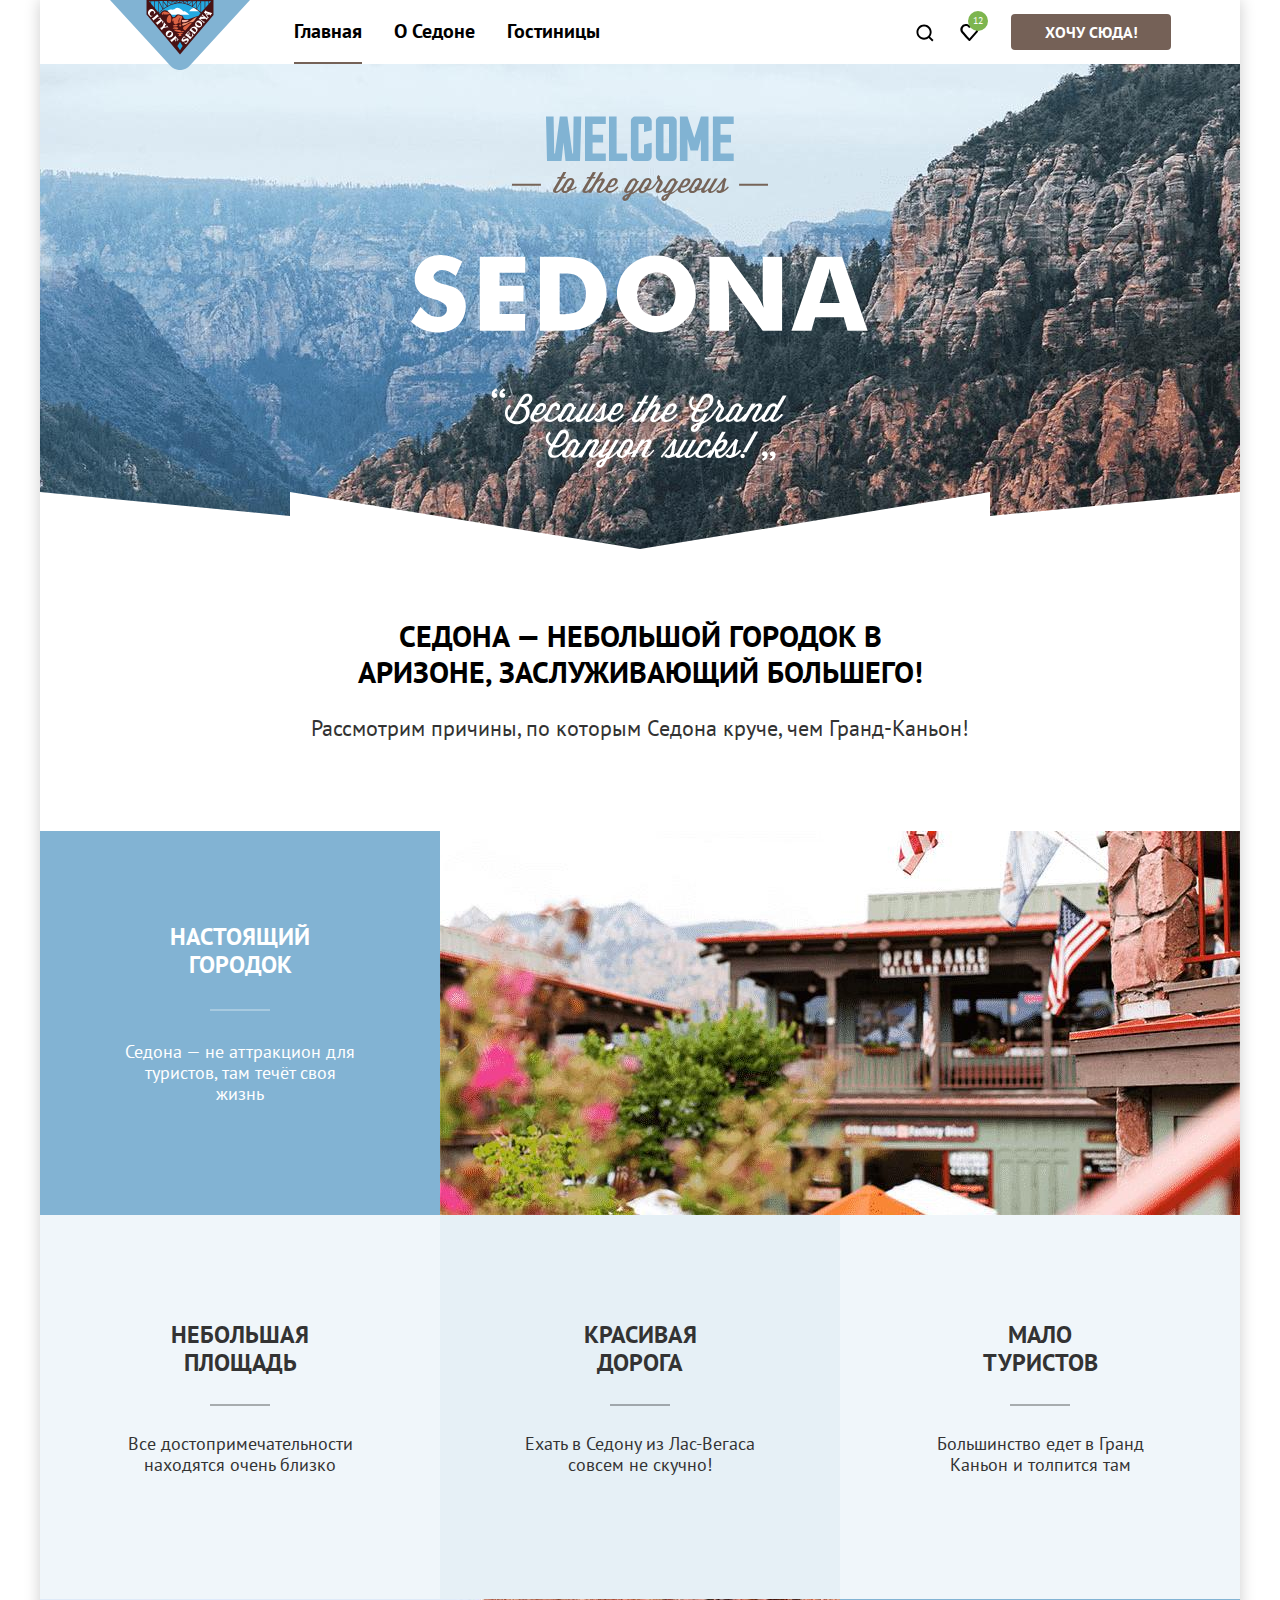
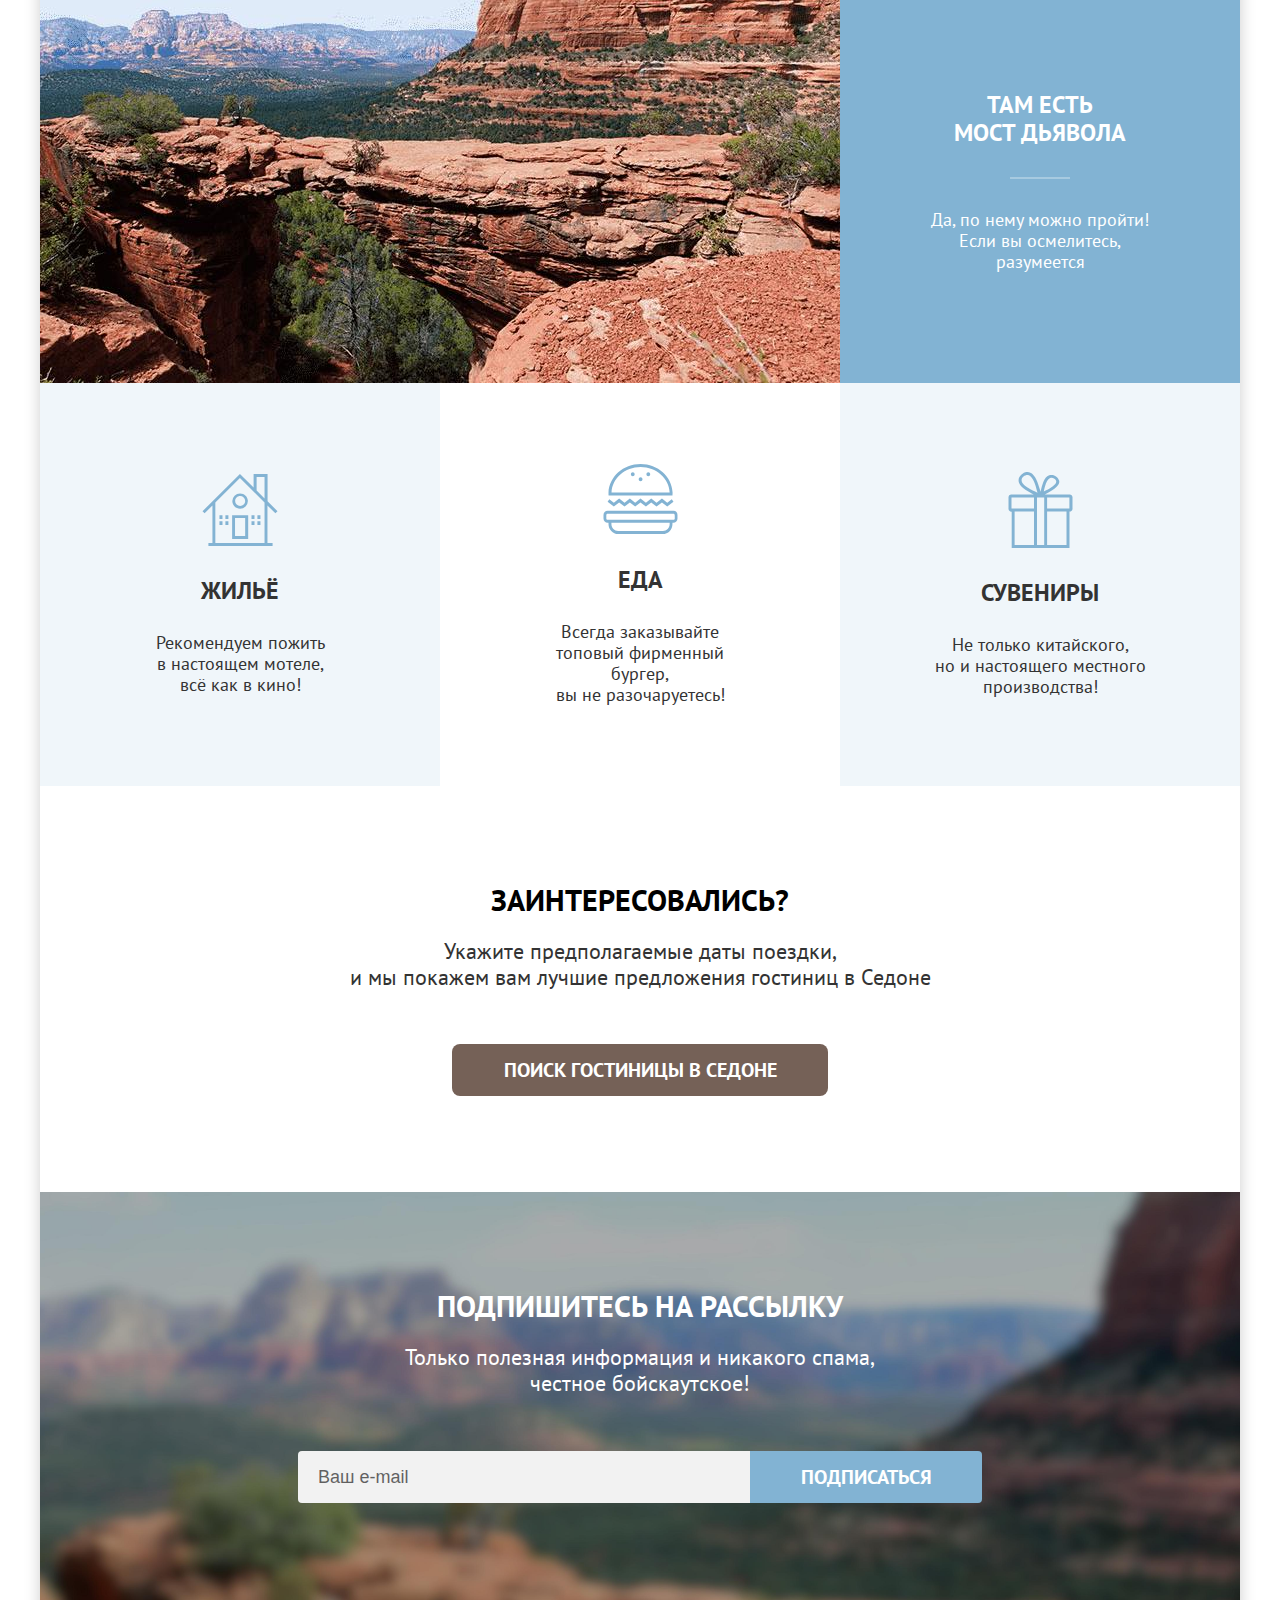
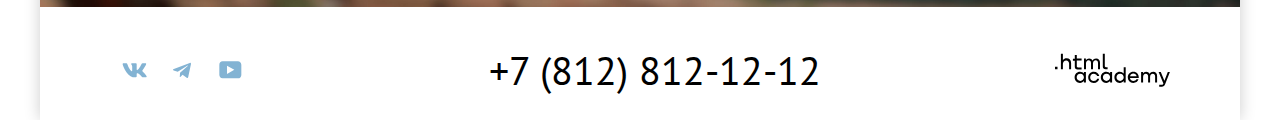
<file: index.html>
<!DOCTYPE html>
<html lang="ru">
  <head>
    <meta charset="utf-8">
    <title>HTML Academy: Седона</title>
    <link rel="stylesheet" href="styles/styles.css">
    <link rel="icon" href="favicon.ico">
    <link rel="icon" type="image/png" href="./images/favicon.png">
  </head>
  <body>
    <div class="page-container">
    <header class="main-header">
      <nav class="navigation main-navigation">
        <a class="logo-link">
          <img src="images/header/sedona-logo.svg" width="140" height="70" alt="логотип.">
         </a>
        <ul class="navigation-list">
          <li class="navigation-item">
            <a class="navigation-link navigation-link-current">Главная</a>
          </li>
          <li class="navigation-item">
            <a class="navigation-link" href="#">О Седоне</a>
          </li>
          <li class="navigation-item">
            <a class="navigation-link" href="catalog.html">Гостиницы</a>
          </li>
        </ul>
          <ul class="navigation-user">
            <li class="navigation-item">
              <a class="navigation-link-user" href="#">
                <svg aria-hidden="true" focusable="false" width="18" height="18" viewBox="0 0 19 19" fill="none" xmlns="http://www.w3.org/2000/svg">
                  <path d="M18.5 17.0083L14.8 13.3287C15.8 12.0359 16.5 10.3453 16.5 8.4558C16.5 4.08011 12.9 0.5 8.5 0.5C4.1 0.5 0.5 4.17956 0.5 8.55525C0.5 12.9309 4.1 16.511 8.5 16.511C10.3 16.511 12 15.9144 13.4 14.8204L17.1 18.5L18.5 17.0083ZM8.5 14.5221C5.2 14.5221 2.5 11.837 2.5 8.55525C2.5 5.27348 5.2 2.5884 8.5 2.5884C11.8 2.5884 14.5 5.27348 14.5 8.55525C14.5 11.837 11.8 14.5221 8.5 14.5221Z" fill="black"/>
                </svg>
                <span class="visually-hidden">Поиск</span>
              </a>
            </li>
            <li class="navigation-item">
              <a class="navigation-link-user" href="#">
                <svg aria-hidden="true" focusable="false" width="19" height="17" viewBox="0 0 19 17" fill="none" xmlns="http://www.w3.org/2000/svg">
                  <path d="M9.3 17a.9.9 0 0 1-.8-.4c-5.4-6.1-6.7-7.5-7-7.9A5.4 5.4 0 0 1 5.9 0c1.3 0 2.5.5 3.5 1.3a5.46 5.46 0 0 1 9 4.1c0 1.3-.5 2.5-1.3 3.4l-7 7.9c-.2.2-.4.3-.8.3Zm-6-9.5c.3.4 3.5 4 6.1 6.9l6.2-7c.5-.5.7-1.2.7-2 0-1.8-1.5-3.3-3.3-3.3-1 0-2 .5-2.7 1.3-.3.3-.6.4-.9.4-.3 0-.6-.2-.8-.4-.7-.8-1.7-1.3-2.7-1.3-1.8 0-3.3 1.5-3.3 3.3-.1.9.3 1.6.7 2.1-.1 0-.1 0 0 0Z" fill="#000"/>
                </svg>
                <span class="visually-hidden">Избранное</span>
                <span class="favorites-number">12</span>
              </a>
            </li>
            <li class="navigation-item">
              <a class="navigation-link button-brown button-form" href="#">Хочу сюда!</a>
            </li>
          </ul>
      </nav>
    </header>

    <main class="main-container main-index">
      <h1 class="visually-hidden">Седона.</h1>
        <div class="hero">
          <img class="hero-image" src="images/background-photos/welcome.svg" width="458" height="352" alt="Wlecome to the gorgeous SEDONA. Because the Grand Canyon sucks!">
        </div>
        <section class="advantages">
          <h2 class="visually-hidden">Преимущества.</h2>
          <p class="short-description">Седона — небольшой городок в Аризоне,
            заслуживающий большего!</p>
            <p class="advantages-list-preview">Рассмотрим причины, по которым Седона круче, чем Гранд-Каньон!</p>
            <ul class="advantages-list">
              <li class="advantages-item">
                <div class="advantages-first-block">
                  <div class="first-block-text-container">
                    <h3 class="advantages-title">Настоящий городок</h3>
                    <p class="advantages-description">Седона — не аттракцион для туристов, там течёт своя жизнь</p>
                  </div>
                  <img class="first-block-image" src="images/index-main-content/photo-1.jpg" width="800" height="384" alt="фотография города.">
                </div>
                <ul class="advantages-list-inner">
                  <li class="advantages-item-inner advantages-item-town">
                    <p class="advantages-title-inner">Небольшая<br>площадь</p>
                    <p class="advantages-description-inner">Все достопримечательности находятся очень близко</p>
                  </li>
                  <li class="advantages-item-inner advantages-block-blue advantages-item-town">
                    <h4 class="advantages-title-inner">Красивая<br>дорога</h4>
                    <p class="advantages-description-inner">Ехать в Седону из Лас-Вегаса совсем не скучно!</p>
                  </li>
                  <li class="advantages-item-inner advantages-item-town">
                    <b class="advantages-title-inner">Мало<br>туристов</b>
                    <p class="advantages-description-inner">Большинство едет в Гранд Каньон и толпится там</p>
                  </li>
                </ul>
              </li>
              <li class="advantages-item">
                <div class="advantages-first-block">
                  <img class="first-block-image" src="images/index-main-content/photo-2.jpg" width="800" height="384" alt="мост дьявола.">
                  <div class="first-block-text-container">
                    <h3 class="advantages-title">Там есть<br>мост дьявола</h3>
                    <p class="advantages-description">Да, по нему можно пройти! Если вы осмелитесь, разумеется</p>
                  </div>
                </div>
                <ul class="advantages-list-inner">
                  <li class="advantages-item-inner advantages-item-inner-service advantages-housing">
                    <b class="advantages-title-inner">Жильё</b>
                    <p class="advantages-description-inner">Рекомендуем пожить<br>в настоящем мотеле,<br>всё как в кино!</p>
                  </li>
                  <li class="advantages-item-inner advantages-item-inner-service advantages-block-white advantages-food">
                    <b class="advantages-title-inner">Еда</b>
                    <p class="advantages-description-inner">Всегда заказывайте<br>топовый фирменный бургер,<br>вы не разочаруетесь!</p>
                  </li>
                  <li class="advantages-item-inner advantages-item-inner-service advantages-souvenirs">
                    <b class="advantages-title-inner">Сувениры</b>
                    <p class="advantages-description-inner">Не только китайского,<br>но и настоящего местного<br>производства!</p>
                  </li>
                </ul>
              </li>
            </ul>
        </section>
        <section class="inn-search">
          <h2 class="visually-hidden">Поиск гостиницы.</h2>
          <span class="short-description short-description-search">Заинтересовались?</span>
          <p class="advantages-list-preview-search">Укажите предполагаемые даты поездки,<br> и мы покажем вам лучшие предложения гостиниц в Седоне</p>
          <a class="button-brown inn-search-button" href="catalog.html">ПОИСК ГОСТИНИЦЫ В седоне</a>
        </section>
    </main>

    <footer class="footer">
      <div class="footer-container">
      <section class="newsletter-with-pic">
          <h2 class="subscribe subscribe-title">Подпишитесь на рассылку</h2>
          <p class="subscribe subscribe-text">Только полезная информация и никакого спама, честное бойскаутское!</p>
          <form class="newsletter-form" action="https://echo.htmlacademy.ru" method="post">
            <label class="visually-hidden" for="newsletter-email">Введите e-mail</label>
            <input class="field" placeholder="Ваш e-mail" type="email" name="newsletter-email" id="newsletter-email" required>
            <button class="button newsletter-button button-blue" type="submit">
              <span class="newsletter-button-text">Подписаться</span>
            </button>
          </form>
      </section>
      <div class="footer-bottom">
        <section class="footer-social">
          <h2 class="visually-hidden">Подпишитесь на наши социальные сети!</h2>
          <ul class="footer-social-list">
            <li class="footer-social-item">
              <a aria-label="Вконтакте." class="social-button" href="https://vk.com/htmlacademy">
                <svg aria-hidden="true" focusable="false" class="social-icon" xmlns="http://www.w3.org/2000/svg" width="25" height="15" fill="none" viewBox="0 0 25 15">
                  <path fill="#83B3D3" fill-rule="evenodd" d="M24.116 1.804c.166-.546 0-.948-.795-.948h-2.625c-.668 0-.976.347-1.143.73 0 0-1.335 3.196-3.226 5.272-.612.602-.89.793-1.224.793-.167 0-.418-.19-.418-.738V1.804c0-.656-.184-.948-.74-.948H9.817c-.417 0-.668.304-.668.593 0 .621.946.765 1.043 2.513V7.76c0 .833-.153.984-.487.984-.89 0-3.055-3.21-4.34-6.885-.249-.715-.5-1.003-1.172-1.003H1.566c-.75 0-.9.347-.9.73 0 .682.89 4.07 4.145 8.551 2.17 3.06 5.225 4.72 8.008 4.72 1.67 0 1.875-.369 1.875-1.004V11.54c0-.737.158-.884.687-.884.39 0 1.057.192 2.615 1.667 1.78 1.75 2.073 2.533 3.075 2.533h2.625c.75 0 1.126-.368.91-1.096-.238-.724-1.088-1.775-2.215-3.022-.612-.71-1.53-1.475-1.809-1.858-.389-.49-.278-.71 0-1.147 0 0 3.2-4.426 3.533-5.929h.001Z" clip-rule="evenodd"/>
                </svg>
                 <span class="visually-hidden">Вконтакте</span>
                </a>
            </li>
            <li class="footer-social-item">
              <a aria-label="Телеграм." class="social-button" href="https://t.me/htmlacademy">
                <svg aria-hidden="true" focusable="false" class="social-icon" xmlns="http://www.w3.org/2000/svg" width="18" height="16" fill="none" viewBox="0 0 18 16">
                  <path fill="#83B3D3" d="M16.785.956.84 7.104C-.248 7.541-.24 8.148.64 8.42l4.094 1.277 9.472-5.976c.448-.272.857-.126.52.173l-7.673 6.925H7.05l.002.001-.283 4.22c.414 0 .597-.19.829-.414l1.988-1.934 4.136 3.055c.762.42 1.31.205 1.5-.706l2.715-12.795c.278-1.114-.425-1.618-1.153-1.29Z"/>
                </svg>
                  <span class="visually-hidden">Телеграм</span>
                </a>
            </li>
            <li class="footer-social-item">
              <a aria-label="YouTube." class="social-button" href="https://www.youtube.com/user/htmlacademy">
                <svg aria-hidden="true" focusable="false" class="social-icon" xmlns="http://www.w3.org/2000/svg" width="23" height="18" fill="none" viewBox="0 0 23 18">
                  <path fill="#83B3D3" d="M18.94.356H3.507C1.647.356.333 1.95.333 3.756V13.85c0 1.913 1.314 3.506 3.174 3.506H19.16c1.642 0 3.174-1.593 3.174-3.4v-10.2c-.219-1.806-1.532-3.4-3.393-3.4ZM7.995 12.894V4.819l7.333 4.037-7.333 4.038Z"/>
                </svg>
                <span class="visually-hidden">YouTube</span>
              </a>
            </li>
          </ul>
        </section>
        <section class="footer-phone">
          <h2 class="visually-hidden">Наш номер телефона.</h2>
          <a class="footer-phone-number" href="tel:+78128121212">+7 (812) 812-12-12</a>
        </section>
        <div class="footer-logo">
          <a class="footer-logo-link" href="https://htmlacademy.ru">
            <svg xmlns="http://www.w3.org/2000/svg" width="115" height="34" fill="none" viewBox="0 0 115 34">
              <path fill="#000" d="M0 13.723v2.6h2.5v-2.6H0ZM11.6 5.323c-1.6 0-2.8.7-3.6 1.7h-.1v-6.2h-2v15.5h2v-5.3c0-2.1 1.3-3.6 3.3-3.6 1.8 0 2.9 1.4 2.9 3.2v5.7h2v-6.1c.1-3-1.8-4.9-4.5-4.9ZM26.6 5.623h-4.8v-3.7h-2v3.8h-1.9v2h1.9v6c0 1.7 1 2.7 2.7 2.7h4.1v-2h-3.7c-.7 0-1.1-.4-1.1-1.1v-5.7h4.8v-2ZM41.1 5.423c-1.6 0-2.9.8-3.5 2.1h-.1c-.6-1.2-1.8-2.1-3.4-2.1-1.4 0-2.5.8-3.1 1.8h-.1v-1.6H29v10.6h2v-5.4c0-2 1-3.5 2.6-3.5 1.5 0 2.4 1 2.4 2.6v6.3h2v-5.6c0-2.4 1.4-3.3 2.6-3.3 1.5 0 2.4 1 2.4 2.6v6.3h2v-6.5c.1-2.5-1.4-4.3-3.9-4.3ZM47.8 13.523c0 1.7 1 2.7 2.8 2.7h2v-2h-1.7c-.7 0-1.1-.4-1.1-1.1V.823h-2v12.7ZM28.9 20.523c-.9-1.1-2.2-1.8-3.9-1.8-3.1 0-5.4 2.3-5.4 5.6s2.3 5.6 5.4 5.6c1.8 0 3-.8 3.8-1.9h.1v1.6h2v-10.6h-2v1.5Zm-3.6 7.4c-2.2 0-3.6-1.6-3.6-3.6s1.4-3.6 3.6-3.6 3.6 1.6 3.6 3.6c0 1.9-1.4 3.6-3.6 3.6ZM44.2 22.823c-.5-2.4-2.6-4.1-5.4-4.1-3.4 0-5.6 2.5-5.6 5.6 0 3.1 2.2 5.6 5.6 5.6 2.8 0 4.9-1.8 5.4-4.2h-2.1c-.4 1.3-1.7 2.3-3.3 2.3-2.2 0-3.6-1.6-3.6-3.6s1.4-3.6 3.6-3.6c1.6 0 2.8 1 3.3 2.2h2.1v-.2ZM55.1 20.523c-.9-1.1-2.2-1.8-3.9-1.8-3.1 0-5.4 2.3-5.4 5.6s2.3 5.6 5.4 5.6c1.8 0 3-.8 3.8-1.9h.1v1.6h2v-10.6h-2v1.5Zm-3.6 7.4c-2.2 0-3.6-1.6-3.6-3.6s1.4-3.6 3.6-3.6 3.6 1.6 3.6 3.6c0 1.9-1.5 3.6-3.6 3.6ZM68.7 20.623c-.9-1.1-2.2-1.9-3.9-1.9-3.1 0-5.4 2.3-5.4 5.6s2.2 5.6 5.4 5.6c1.7 0 3-.8 3.8-1.8h.1v1.5h2v-15.4h-2v6.4Zm-3.6 7.3c-2.2 0-3.6-1.6-3.6-3.6s1.4-3.6 3.6-3.6 3.6 1.6 3.6 3.6c-.1 2-1.5 3.6-3.6 3.6ZM78.3 18.723c-3.3 0-5.5 2.5-5.5 5.6 0 3 2.1 5.6 5.5 5.6 2.5 0 4.5-1.3 5.2-3.6h-2.1c-.5 1-1.6 1.6-3 1.6-1.9 0-3.3-1.3-3.4-2.9h8.8c.2-3.6-2-6.3-5.5-6.3Zm0 1.9c1.7 0 3 1 3.3 2.6h-6.5c.3-1.5 1.5-2.6 3.2-2.6ZM98.2 18.723c-1.6 0-2.9.8-3.6 2h-.1c-.6-1.2-1.8-2-3.4-2-1.4 0-2.5.7-3.1 1.8v-1.5h-1.9v10.6h2v-5.4c0-2 1-3.4 2.6-3.5 1.5 0 2.4 1 2.4 2.6v6.3h2v-5.6c0-2.4 1.4-3.3 2.6-3.3 1.5 0 2.4 1 2.4 2.6v6.3h2v-6.5c.1-2.6-1.4-4.4-3.9-4.4ZM109.4 27.823l-3.6-8.9h-2.2l4.8 11.6c-.3.9-.7 1.2-1.7 1.2h-2.5v2h2.5c1.8 0 2.8-.8 3.5-2.6l4.7-12.2h-2.1l-3.4 8.9Z"/>
            </svg>
            <span class="visually-hidden">Логотип HTML Academy</span>
          </a>
        </div>
        </div>
        </div>
    </footer>
  </div>

    <div class="modal-form-container">
      <div class="modal">
        <span class="modal-form-name">Поиск гостиницы в Седоне</span>
        <button class="modal-form-close-button" type="button" value="close">
          <svg class="modal-close-icon" aria-hidden="true" focusable="false" xmlns="http://www.w3.org/2000/svg" width="14" height="14" fill="none" viewBox="0 0 14 14">
            <path fill="#000" d="M14 1.292 12.708 0 7 5.708 1.292 0 0 1.292 5.708 7 0 12.708 1.292 14 7 8.292 12.708 14 14 12.708 8.292 7 14 1.292Z"/>
          </svg>
          <span class="visually-hidden">Закрыть</span>
        </button>

        <form class="modal-form" action="https://echo.htmlacademy.ru/" method="post">
          <label class="modal-form-label modal-form-label-date"><span class="modal-form-label-text">Дата Заезда:</span>
            <input class="modal-form-date" type="text" placeholder="27 апреля 2020" name="date-in" required>
            <span class="underinput-sign date-in-wrong">Мы не можем отправить вас в прошлое.</span>
          </label>

          <label class="modal-form-label modal-form-label-date"><span class="modal-form-label-text">Дата Выезда:</span>
            <input class="modal-form-date" type="text" placeholder="1 сентября 2023" name="date-out" required>
            <span class="underinput-sign free-room">На эти даты есть свободные номера. Пока есть.</span>
          </label>
          <div class="modal-form-buttons-container">
            <div class="modal-form-buttons">
              <label for="adults" class="modal-form-label modal-form-label-text modal-form-label-text-select">Взрослые:</label>
                <div class="modal-selector">
                  <button class="modal-form-select-button" type="button" value="less">
                    <svg class="minus-icon" aria-hidden="true" focusable="false" xmlns="http://www.w3.org/2000/svg" width="14" height="2" fill="none" viewBox="0 0 14 2">
                      <path fill="#756157" fill-opacity=".3" d="M0 0v2h14V0H0Z"/>
                    </svg>
                  </button>
                  <input id="adults" type="text" class="visitors-number" placeholder="2">
                  <button class="modal-form-select-button" type="button" value="more">
                    <svg class="plus-icon" aria-hidden="true" focusable="false" xmlns="http://www.w3.org/2000/svg" width="14" height="14" fill="none" viewBox="0 0 14 14">
                      <path fill="#756157" fill-opacity=".3" d="M14 6H8V0H6v6H0v2h6v6h2V8h6V6Z"/>
                    </svg>
                  </button>
                </div>
            </div>
            <div class="modal-form-buttons">
              <span class="modal-form-label">
                <label for="kids" class="modal-form-label modal-form-label-text modal-form-label-text-kids">Дети:</label>
                  <span class="tooltip">
                    <button class="tooltip-toggle" type="button" aria-labelledby="tooltip-label-date">
                      <span class="tooltip-text" id="tooltip-label-date" role="tooltip">Укажите количество детей, которые будут с вами, возраст которых от 6 до 18 лет. Дети до 6 лет размещаются бесплатно.</span>
                    </button>
                  </span>
              </span>
                <div class="modal-selector">
                  <button class="modal-form-select-button" type="button" value="less">
                    <svg class="minus-icon" aria-hidden="true" focusable="false" xmlns="http://www.w3.org/2000/svg" width="14" height="2" fill="none" viewBox="0 0 14 2">
                      <path fill="#756157" fill-opacity=".3" d="M0 0v2h14V0H0Z"/>
                    </svg>
                  </button>
                  <input id="kids" type="text" class="visitors-number" placeholder="2">
                  <button class="modal-form-select-button" type="button" value="more">
                    <svg class="plus-icon" aria-hidden="true" focusable="false" xmlns="http://www.w3.org/2000/svg" width="14" height="14" fill="none" viewBox="0 0 14 14">
                      <path fill="#756157" fill-opacity=".3" d="M14 6H8V0H6v6H0v2h6v6h2V8h6V6Z"/>
                    </svg>
                  </button>
                </div>
            </div>
          </div>
          <button class="modal-form-send-button button-blue" type="submit" href="#">Найти</button>
        </form>
      </div>
    </div>
  </body>
</html>
</file>
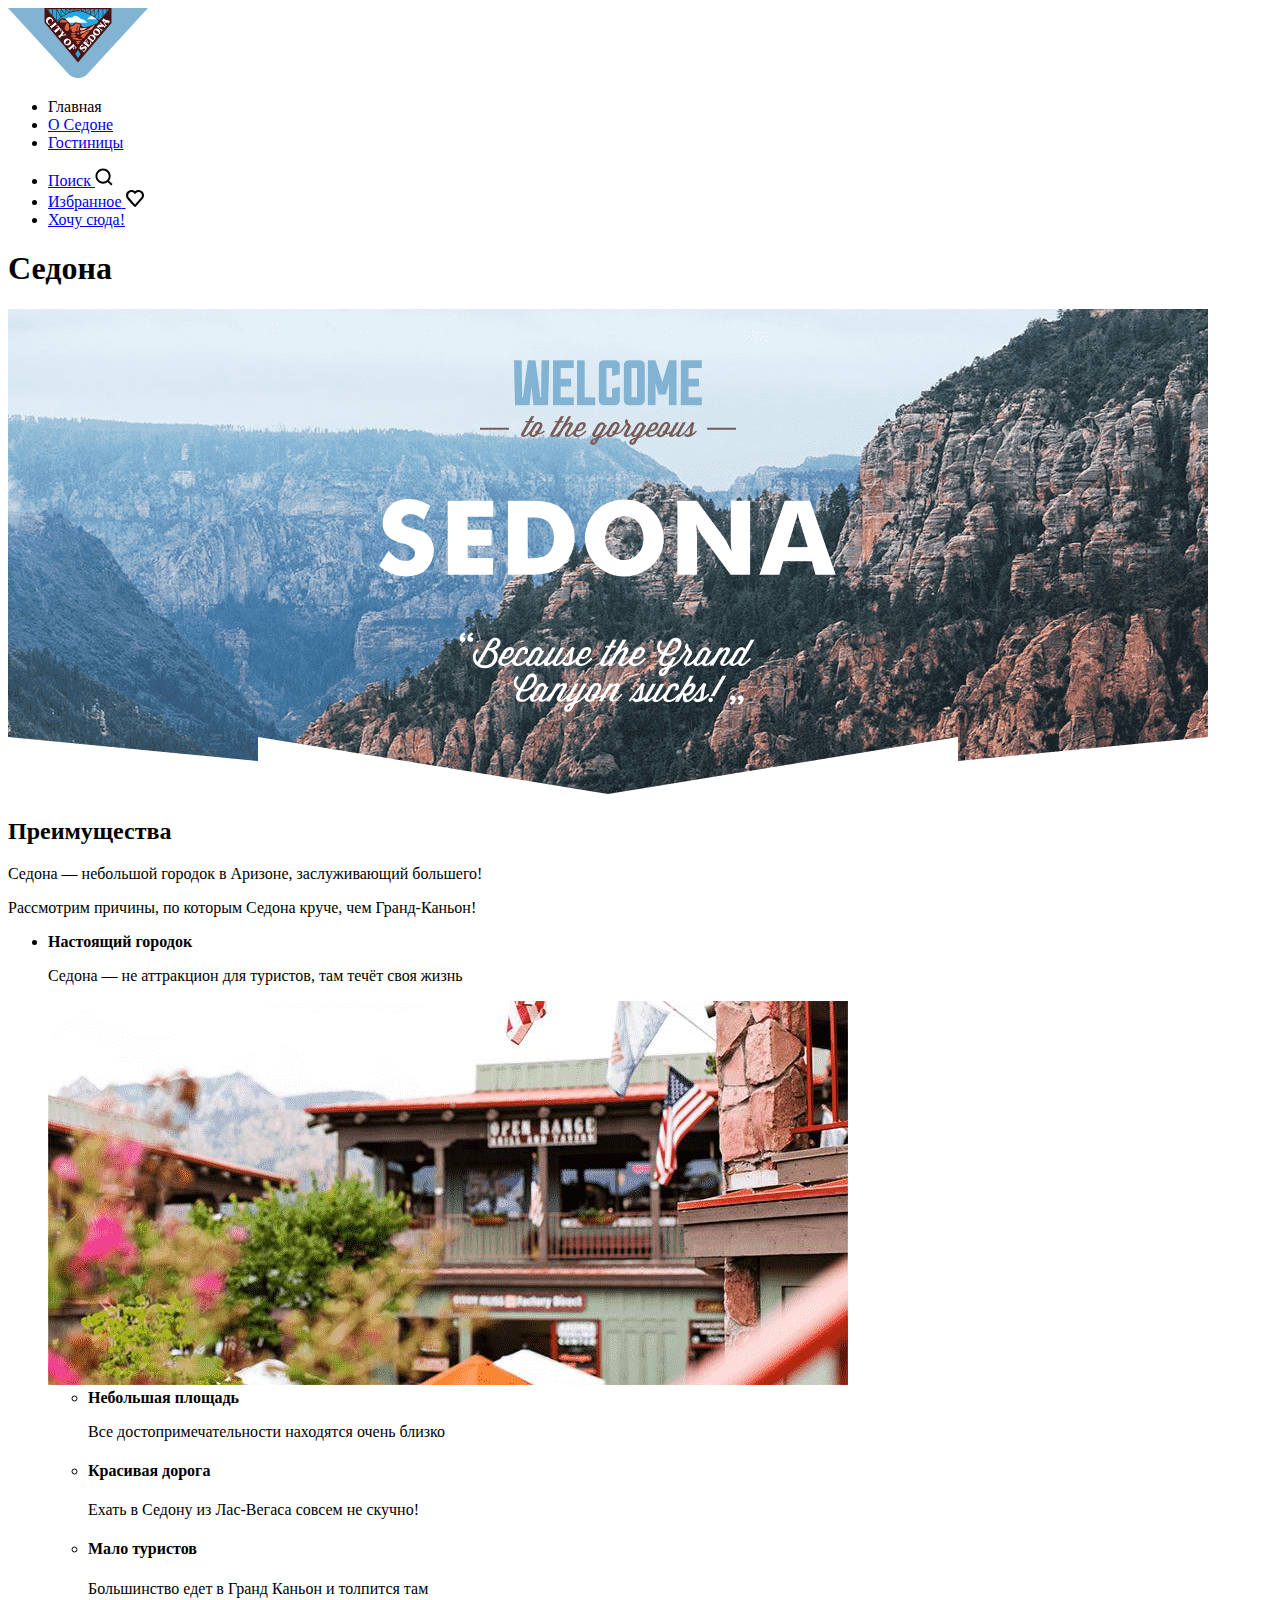
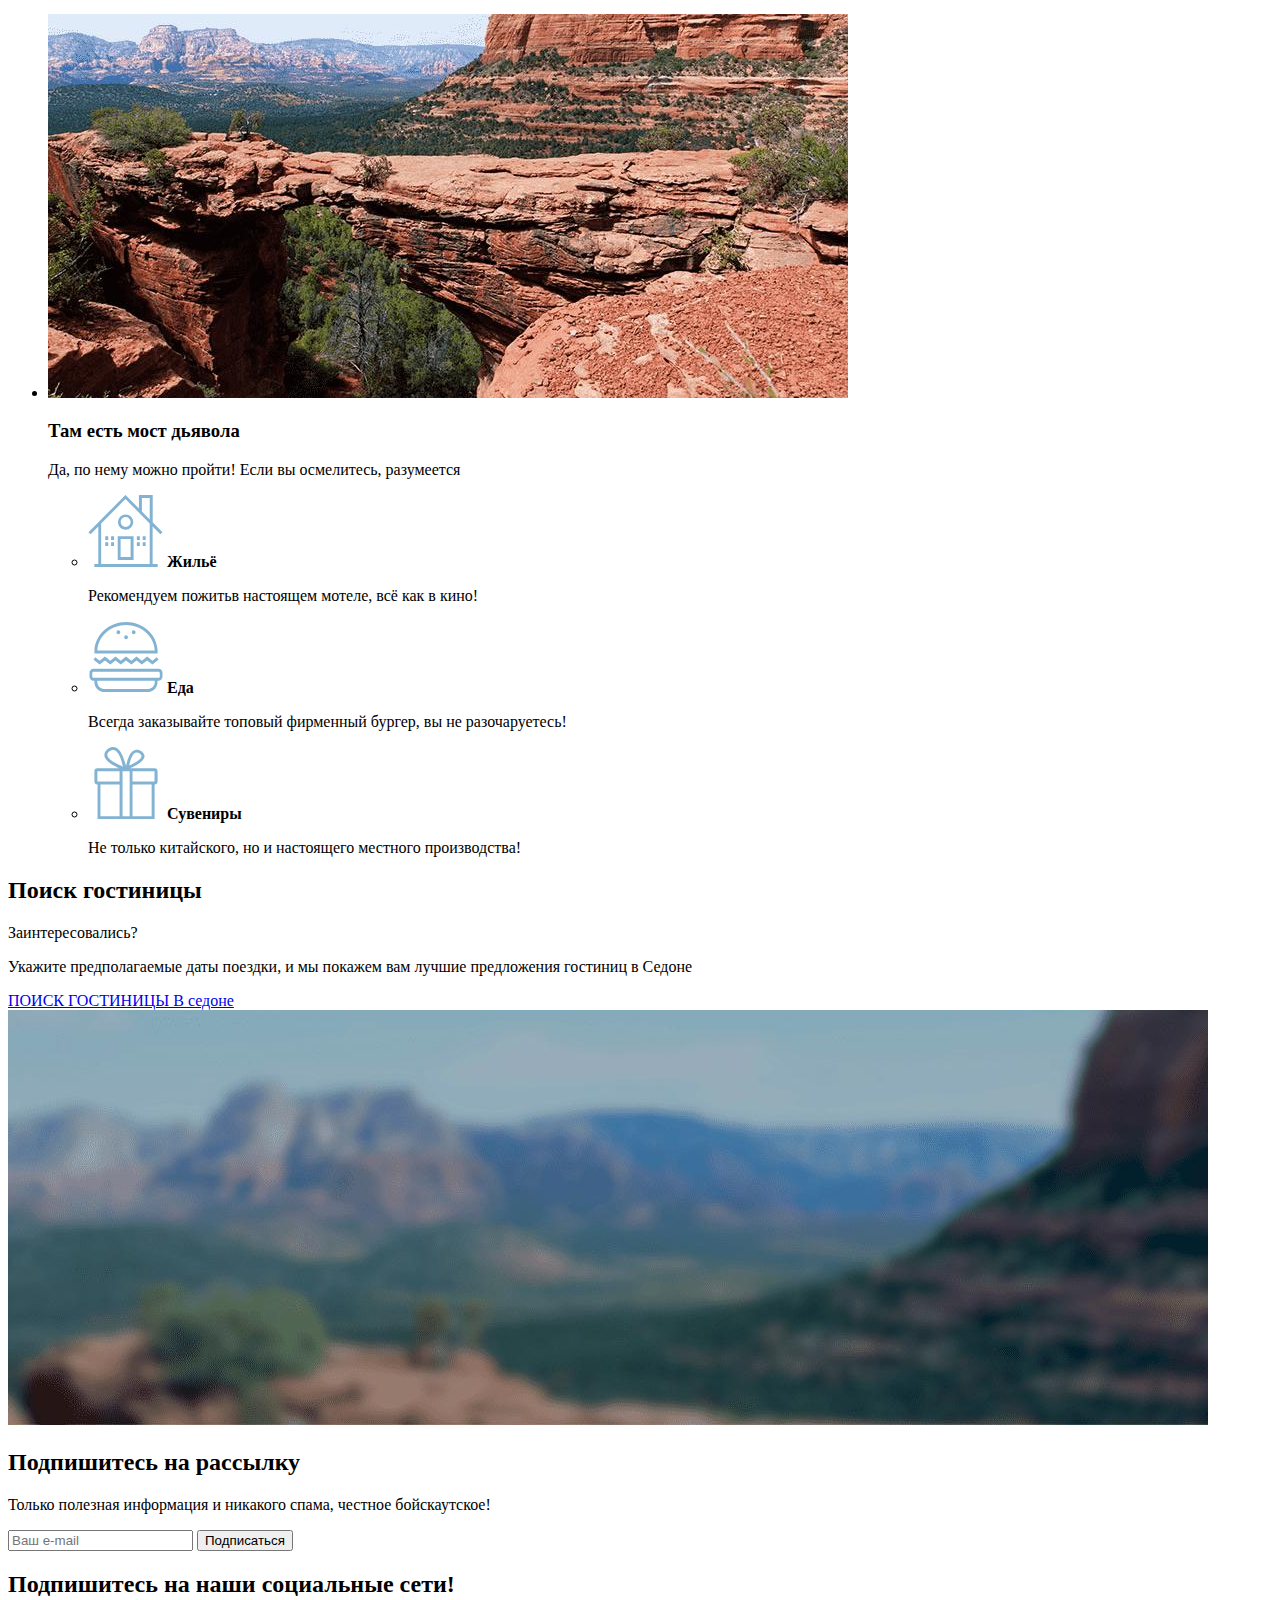
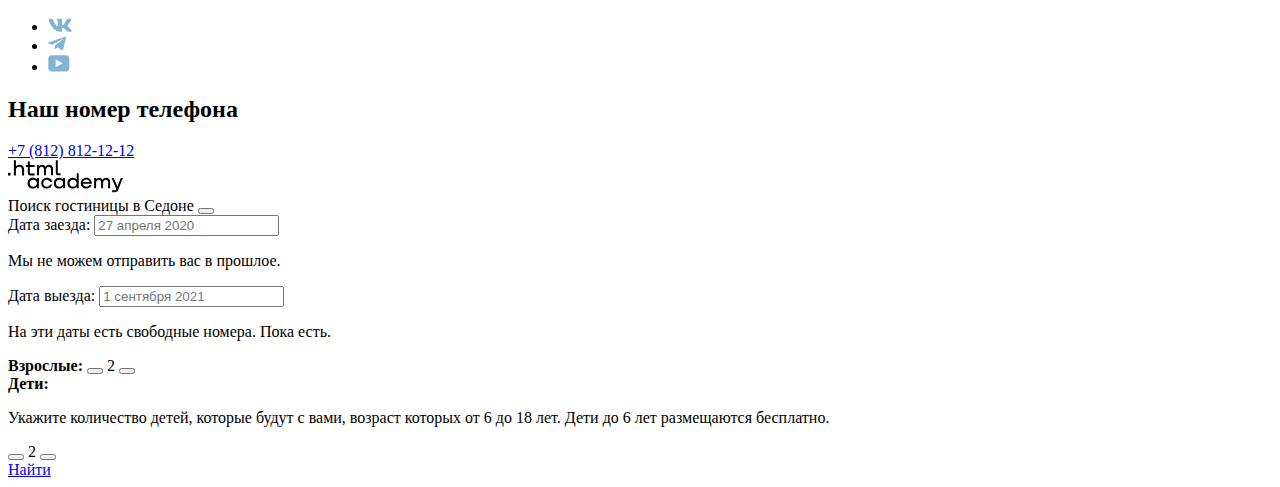
<file: 3/index.html>
<!DOCTYPE html>
<html lang="ru">
  <head>
    <meta charset="utf-8">
    <title>HTML Academy: Седона</title>
    <base href="https://htmlacademy-htmlcss.github.io/2209039-sedona-35/3/">
</head>
  <body>
    <header class="main-header">
       <a class="logo-link">
        <img src="images/header/sedona-logo.svg" width="140" height="70" alt="логотип">
       </a>
      <nav class="main-navigation">
        <ul class="navigation-list">
          <li class="navigation-item">
            <a class="navigation-link navigation-link-current">Главная</a>
          </li>
          <li class="navigation-item">
            <a class="navigation-link" href="#">О Седоне</a>
          </li>
          <li class="navigation-item">
            <a class="navigation-link" href="#">Гостиницы</a>
          </li>
        </ul>
      </nav>
      <nav class="navigation-user">
        <ul class="navigation-list">
          <li class="navigation-item">
            <a class="navigation-link" href="#">
              <span class="visually-hidden">Поиск</span>
              <img class="navigation-image" src="images/header/search.svg" width="18" height="18" alt="Поиск">
            </a>
          </li>
          <li class="navigation-item">
            <a class="navigation-link" href="#">
              <span class="visually-hidden">Избранное</span>
              <img class="navigation-image" src="images/header/favorite.svg" width="18" height="17" alt="Избранное">
            </a>
          </li>
          <li class="navigation-item">
            <a class="navigation-link button button-form" href="#">Хочу сюда!</a>
          </li>
        </ul>
      </nav>
    </header>
    <main class="main-index">
        <h1 class="visually-hidden">Седона</h1>
          <img class="hero-image" src="images/background-photos/index-background-whole.png" width="1200" height="485" alt="Добро пожаловать в Седону">
        <section class="advantages">
          <h2 class="visually-hidden">Преимущества</h2>
          <p class="short-description">Седона — небольшой городок в Аризоне,
            заслуживающий большего!</p>
            <p class="advantages-list-preview">Рассмотрим причины, по которым Седона круче, чем Гранд-Каньон!</p>
            <ul class="advantages-list">
              <li class="advantages-item">
                <b class="advantages-title">Настоящий городок</b>
                <p class="advantages-description">Седона — не аттракцион для туристов, там течёт своя жизнь</p>
                <img src="images/index-main-content/photo-1.jpg" width="800" height="384" alt="фотография города">
                <ul class="advantages-list-inner">
                  <li>
                    <b class="advantages-title-inner">Небольшая площадь</b>
                    <p class="advantages-item-inner">Все достопримечательности находятся очень близко</p>
                  </li>
                  <li>
                    <h4 class="advantages-title-inner">Красивая дорога</h4>
                    <p class="advantages-item-inner">Ехать в Седону из Лас-Вегаса совсем не скучно!</p>
                  </li>
                  <li>
                    <h4 class="advantages-title-inner">Мало туристов</h4>
                    <p class="advantages-item-inner">Большинство едет в Гранд Каньон и толпится там</p>
                  </li>
                </ul>
              </li>
              <li class="advantages-item">
                <img src="images/index-main-content/photo-2.jpg" width="800" height="384" alt="мост дьявола">
                <h3 class="advantages-title">Там есть мост дьявола</h3>
                <p class="advantages-description">Да, по нему можно пройти! Если вы осмелитесь, разумеется</p>
                <ul class="advantages-list-inner">
                  <li>
                    <img class="advantages-icon" src="images/index-main-content/advantage-house.svg" width="75" height="72" alt="Жилье">
                    <b class="advantages-title-inner">Жильё</b>
                    <p class="advantages-item-inner">Рекомендуем пожитьв настоящем мотеле, всё как в кино!</p>
                  </li>
                  <li>
                    <img class="advantages-icon" src="images/index-main-content/advantage-food.svg" width="75" height="72" alt="Еда">
                    <b class="advantages-title-inner">Еда</b>
                    <p class="advantages-item-inner">Всегда заказывайте топовый фирменный бургер, вы не разочаруетесь!</p>
                  </li>
                  <li>
                    <img class="advantages-icon" src="images/index-main-content/advantage-gift.svg" width="75" height="72" alt="Сувениры">
                    <b class="advantages-title-inner">Сувениры</b>
                    <p class="advantages-item-inner">Не только китайского, но и настоящего местного производства!</p>
                  </li>
                </ul>
              </li>
            </ul>
        </section>
        <section class="inn-search">
          <h2 class="visually-hidden">Поиск гостиницы</h2>
          <span class="short-description">Заинтересовались?</span>
          <p class="advantages-list-preview">Укажите предполагаемые даты поездки, и мы покажем вам лучшие предложения гостиниц в Седоне</p>
          <a class="button" href="catalog.html">ПОИСК ГОСТИНИЦЫ В седоне</a>
        </section>
    </main>
    <footer class="footer">
      <section class="newsletter">
        <img class="newsletter-background-image" width="1200" height="415" src="images/background-photos/subscribe.jpg" alt="размытые горы">
        <h2>Подпишитесь на рассылку</h2>
        <p>Только полезная информация и никакого спама, честное бойскаутское!</p>
        <form class="newsletter-form" action="https://echo.htmlacademy.ru" method="post">
          <label class="visually-hidden" for="newsletter-email"></label>
          <input class="field" placeholder="Ваш e-mail" type="email" name="newsletter-email" id="newsletter-email" required>
          <button class="button newsletter-button" type="submit">
            <span class="newsletter-button-text">Подписаться</span>
          </button>
        </form>
      </section>
      <section class="footer-social">
        <h2 class="visually-hidden">Подпишитесь на наши социальные сети!</h2>
        <ul class="fotter-social-list">
          <li>
            <a aria-label="Вконтакте" class="social-button" href="https://vk.com/htmlacademy">
              <img class="social-icon" src="images/social/social-vk.svg" width="24" height="14" alt="Вконтакте">
            </a>
          <li>
            <a aria-label="Телеграм" class="social-button" href="https://t.me/htmlacademy">
              <img class="social-icon" src="images/social/social-telegram.svg" width="18" height="15" alt="Телеграм">
            </a>
          </li>
          <li>
            <a aria-label="YouTube" class="social-button" href="https://www.youtube.com/user/htmlacademy">
              <img class="social-icon" src="images/social/social-youtube.svg" width="22" height="17" alt="YouTube">
            </a>
          </li>
        </ul>
      </section>
      <section class="footer-phone">
        <h2 class="visually-hidden">Наш номер телефона</h2>
        <a class="footer-phone-number" href="tel:+78128121212">+7 (812) 812-12-12</a>
      </section>
      <a href="https://htmlacademy.ru"><img src="images/htmlacademy-logo.svg" width="115" height="33" alt="логотип htmlacademy">
      </a>
    </footer>

    <div class="modal-form-container">
      <span class="modal-form-name">Поиск гостиницы в Седоне</span>
      <button class="modal-form-close-button" type="button" value="close">
      </button>

      <form class="modal-form" action="https://echo.htmlacademy.ru/" method="post">
        <label class="modal-form-label"> Дата заезда:
          <input class="modal-form-date" type="text" placeholder="27 апреля 2020" name="date-in" required>
        </label>
        <p class="date-in-wrong">Мы не можем отправить вас в прошлое.</p>

        <label class="modal-form-label">Дата выезда:
          <input class="modal-form-date" type="text" placeholder="1 сентября 2021" name="date-out" required>
        </label>
        <p class="free-room">На эти даты есть свободные номера. Пока есть.</p>

        <div class="modal-form-buttons">
          <b class="modal-form-label">Взрослые:</b>
          <button class="modal-form-select-button" value="less"></button>
          <span class="visitors-number">2</span>
          <button class="modal-form-select-button" value="more"></button>

        </div>
        <div class="modal-form-buttons">
          <b class="modal-form-label">Дети:</b>
          <div class="kids-information-container">
            <p class="kids-information">Укажите количество детей, которые будут с вами, возраст которых от 6 до 18 лет. Дети до 6 лет размещаются бесплатно.</p>
          </div>
          <button class="modal-form-select-button" value="less">
          </button>
          <span class="visitors-number">2</span>
          <button class="modal-form-select-button" value="more">
          </button>
        </div>

        <a class="modal-form-send-button" href="#">Найти</a>
      </form>
    </div>
  </body>
</html>
</file>
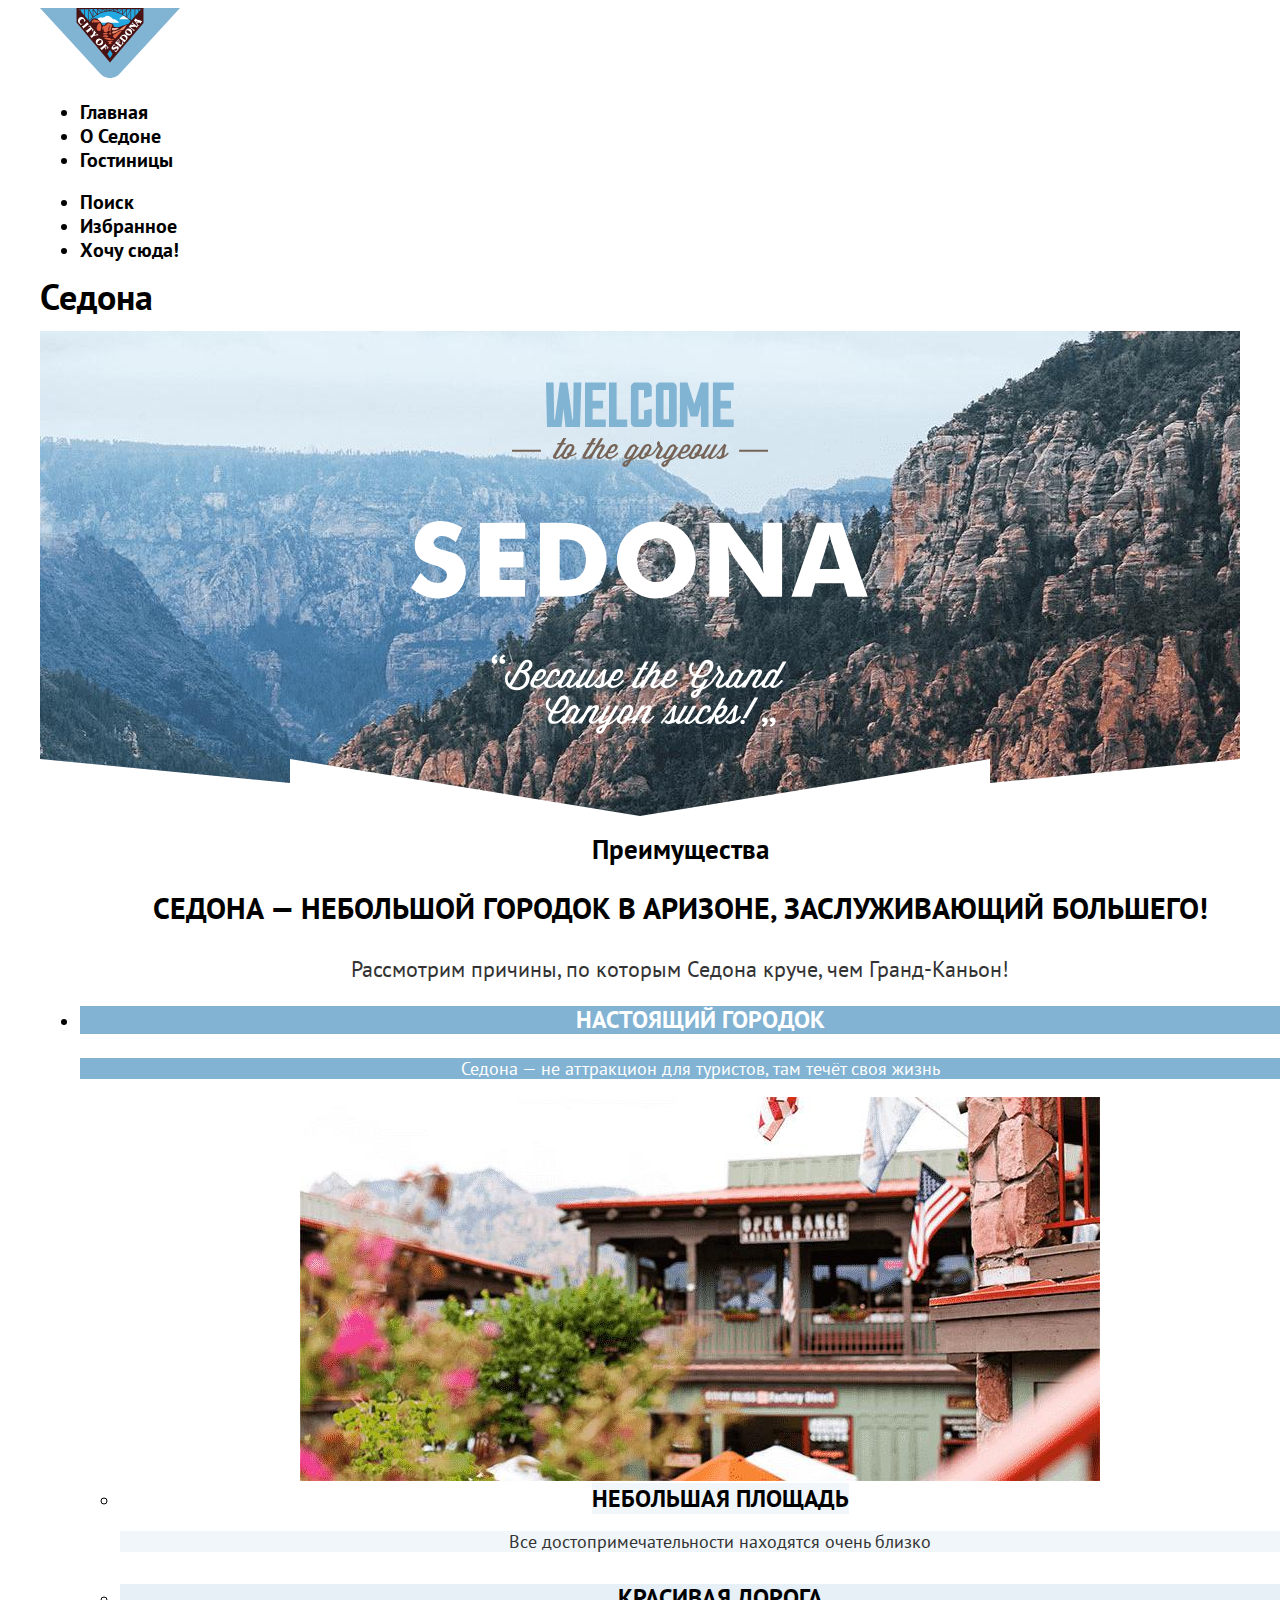
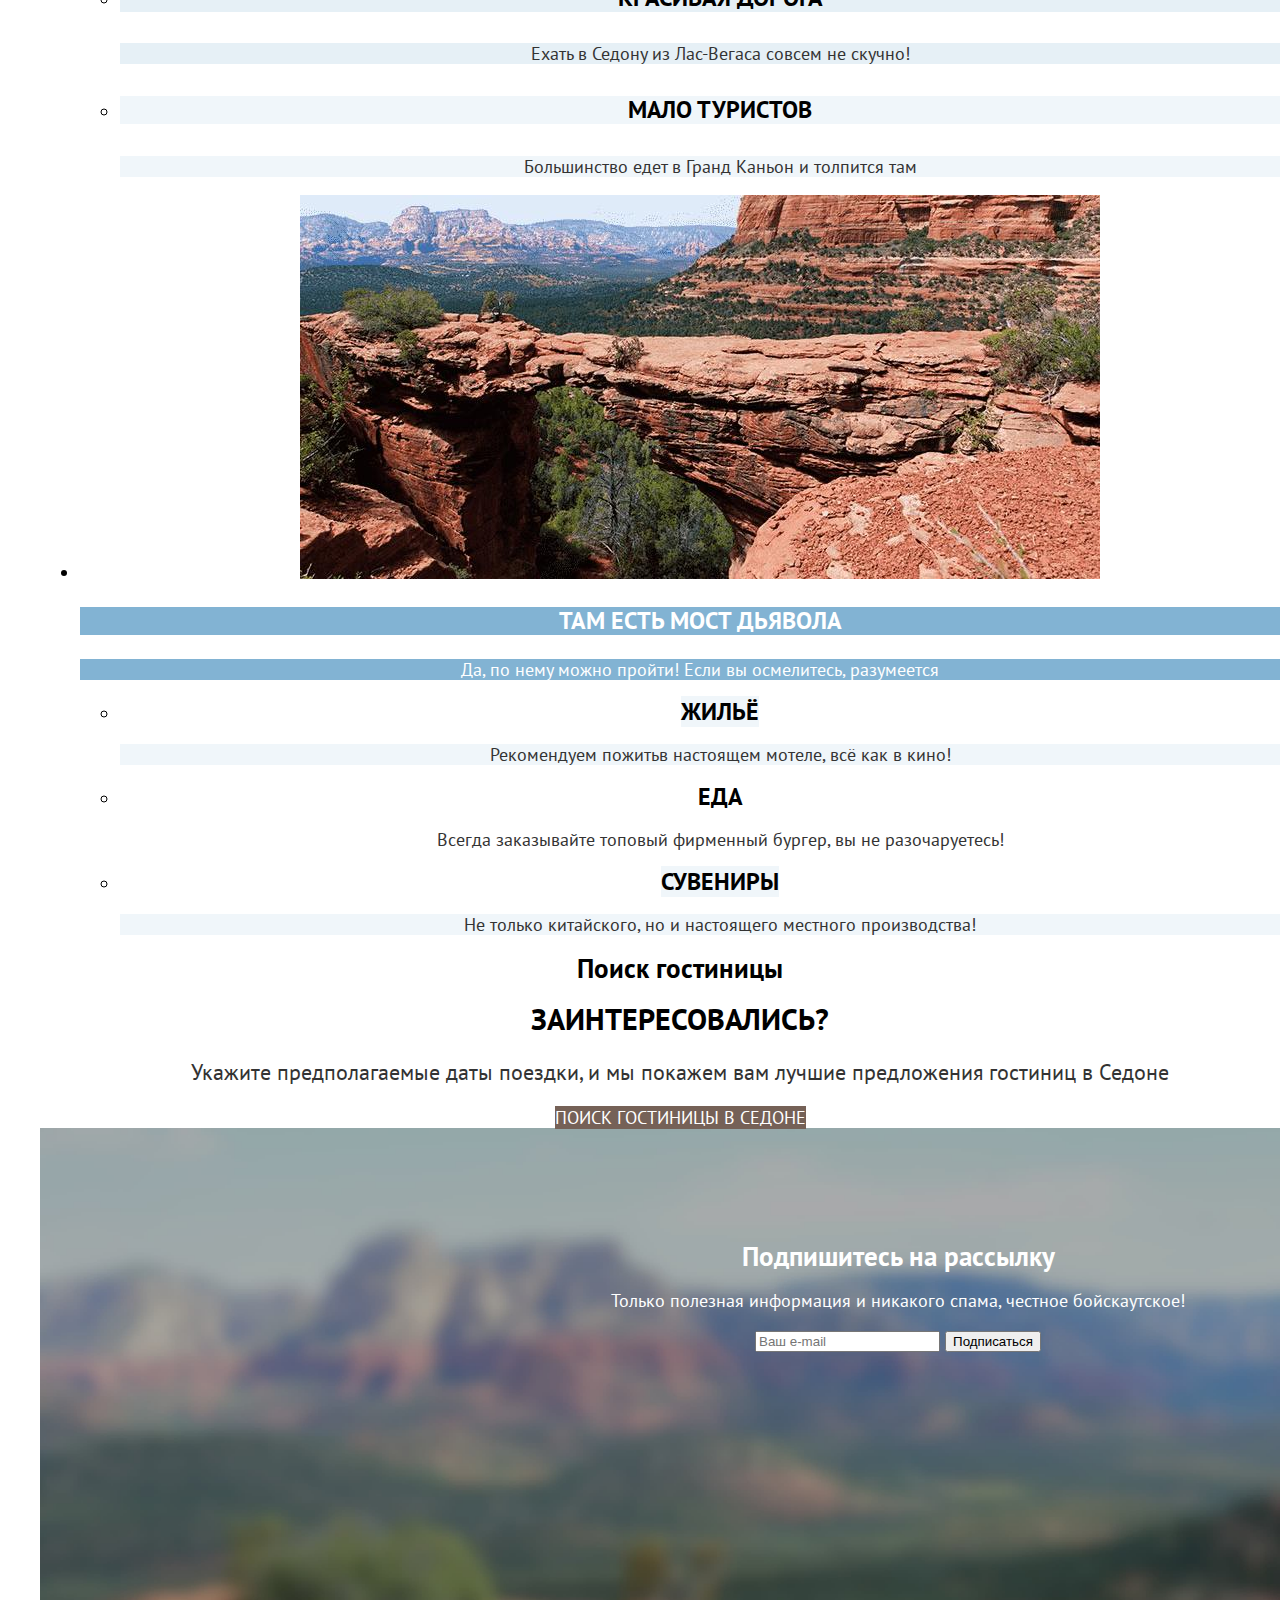
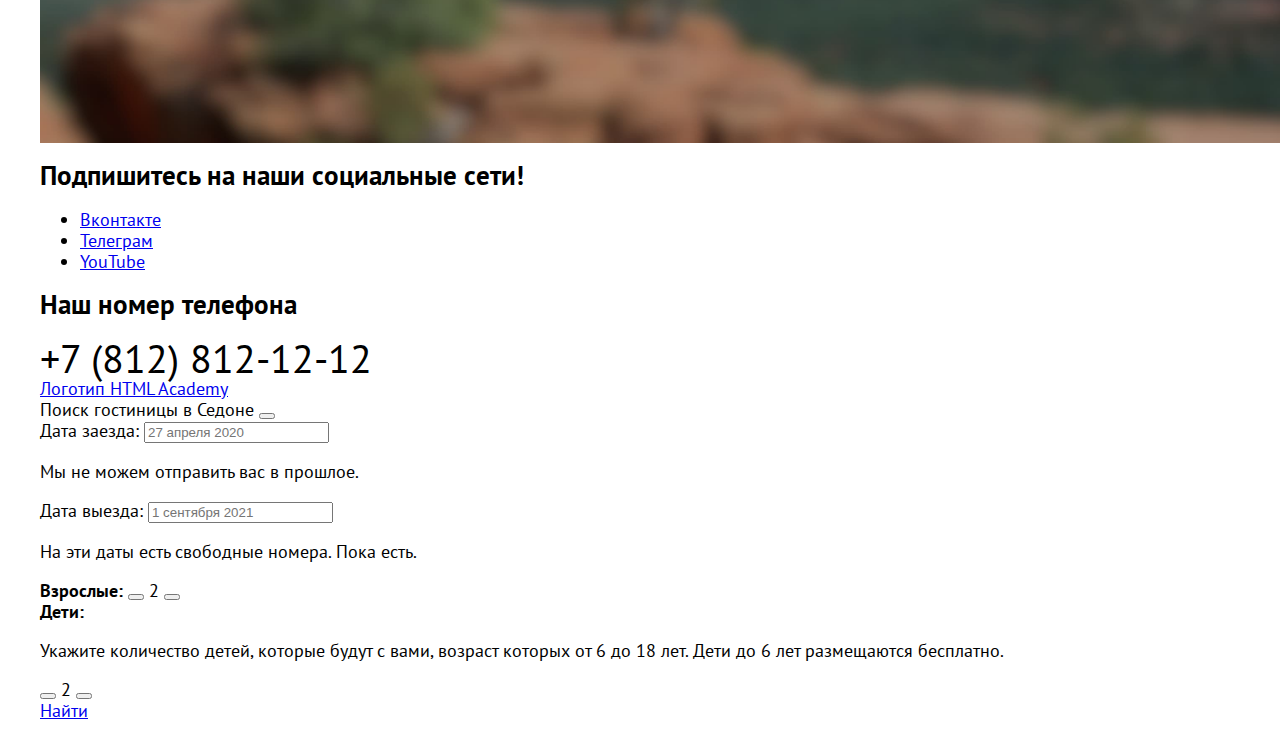
<file: 5/index.html>
<!DOCTYPE html>
<html lang="ru">
  <head>
    <meta charset="utf-8">
    <title>HTML Academy: Седона</title>
    <link rel="stylesheet" href="styles\styles.css">
    <base href="https://htmlacademy-htmlcss.github.io/2209039-sedona-35/5/">
</head>
  <body>
    <header class="main-header">
       <a class="logo-link">
        <img src="images/header/sedona-logo.svg" width="140" height="70" alt="логотип">
       </a>
      <nav class="main-navigation">
        <ul class="navigation-list">
          <li class="navigation-item">
            <a class="navigation-link navigation-link-current">Главная</a>
          </li>
          <li class="navigation-item">
            <a class="navigation-link" href="#">О Седоне</a>
          </li>
          <li class="navigation-item">
            <a class="navigation-link" href="#">Гостиницы</a>
          </li>
        </ul>
      </nav>
      <nav class="navigation-user">
        <ul class="navigation-list navigation-user">
          <li class="navigation-item">
            <a class="navigation-link" href="#">
              <span class="visually-hidden">Поиск</span>
            </a>
          </li>
          <li class="navigation-item">
            <a class="navigation-link" href="#">
              <span class="visually-hidden">Избранное</span>
            </a>
          </li>
          <li class="navigation-item">
            <a class="navigation-link button button-form" href="#">Хочу сюда!</a>
          </li>
        </ul>
      </nav>
    </header>

    <main class="main-index">
      <h1 class="visually-hidden">Седона</h1>
        <div class="hero">
          <img class="hero-image" src="images\background-photos\welcome.svg" width="458" height="352" alt="Wlecome to th gorgeous SEDONA. Because the Grand Canyon sucks!">
        </div>
        <section class="advantages">
          <h2 class="visually-hidden">Преимущества</h2>
          <p class="short-description">Седона — небольшой городок в Аризоне,
            заслуживающий большего!</p>
            <p class="advantages-list-preview">Рассмотрим причины, по которым Седона круче, чем Гранд-Каньон!</p>
            <ul class="advantages-list">
              <li class="advantages-item">
                <h3 class="advantages-title advantages-fisrt-block">Настоящий городок</h3>
                <p class="advantages-description advantages-fisrt-block">Седона — не аттракцион для туристов, там течёт своя жизнь</p>
                <img src="images/index-main-content/photo-1.jpg" width="800" height="384" alt="фотография города">
                <ul class="advantages-list-inner">
                  <li>
                    <b class="advantages-title-inner">Небольшая площадь</b>
                    <p class="advantages-item-inner">Все достопримечательности находятся очень близко</p>
                  </li>
                  <li>
                    <h4 class="advantages-title-inner advantages-block-blue">Красивая дорога</h4>
                    <p class="advantages-item-inner  advantages-block-blue">Ехать в Седону из Лас-Вегаса совсем не скучно!</p>
                  </li>
                  <li>
                    <h4 class="advantages-title-inner">Мало туристов</h4>
                    <p class="advantages-item-inner">Большинство едет в Гранд Каньон и толпится там</p>
                  </li>
                </ul>
              </li>
              <li class="advantages-item">
                <img src="images/index-main-content/photo-2.jpg" width="800" height="384" alt="мост дьявола">
                <h3 class="advantages-title advantages-fisrt-block">Там есть мост дьявола</h3>
                <p class="advantages-description advantages-fisrt-block">Да, по нему можно пройти! Если вы осмелитесь, разумеется</p>
                <ul class="advantages-list-inner">
                  <li>
                    <b class="advantages-title-inner">Жильё</b>
                    <p class="advantages-item-inner">Рекомендуем пожитьв настоящем мотеле, всё как в кино!</p>
                  </li>
                  <li>
                    <b class="advantages-title-inner advantages-block-white">Еда</b>
                    <p class="advantages-item-inner advantages-block-white">Всегда заказывайте топовый фирменный бургер, вы не разочаруетесь!</p>
                  </li>
                  <li>
                    <b class="advantages-title-inner">Сувениры</b>
                    <p class="advantages-item-inner">Не только китайского, но и настоящего местного производства!</p>
                  </li>
                </ul>
              </li>
            </ul>
        </section>
        <section class="inn-search">
          <h2 class="visually-hidden">Поиск гостиницы</h2>
          <span class="short-description">Заинтересовались?</span>
          <p class="advantages-list-preview">Укажите предполагаемые даты поездки, и мы покажем вам лучшие предложения гостиниц в Седоне</p>
          <a class="button inn-search-button" href="catalog.html">ПОИСК ГОСТИНИЦЫ В седоне</a>
        </section>
    </main>
    <footer class="footer">
      <section class="newsletter-with-pic">
        <div class="newsletter-with-pic-container">
          <h2 class="subscribe subscribe-title">Подпишитесь на рассылку</h2>
          <p class="subscribe subscribe-text">Только полезная информация и никакого спама, честное бойскаутское!</p>
          <form class="newsletter-form" action="https://echo.htmlacademy.ru" method="post">
            <label class="visually-hidden" for="newsletter-email"></label>
            <input class="field" placeholder="Ваш e-mail" type="email" name="newsletter-email" id="newsletter-email" required>
            <button class="button newsletter-button" type="submit">
              <span class="newsletter-button-text">Подписаться</span>
            </button>
          </form>
        </section>
        <section class="footer-social">
          <h2 class="visually-hidden">Подпишитесь на наши социальные сети!</h2>
          <ul class="fotter-social-list">
            <li>
              <a aria-label="Вконтакте" class="social-button" href="https://vk.com/htmlacademy">Вконтакте</a>
            <li>
              <a aria-label="Телеграм" class="social-button" href="https://t.me/htmlacademy">Телеграм</a>
            </li>
            <li>
              <a aria-label="YouTube" class="social-button" href="https://www.youtube.com/user/htmlacademy">YouTube</a>
            </li>
          </ul>
        </div>
      </section>
      <section class="footer-phone">
        <h2 class="visually-hidden">Наш номер телефона</h2>
        <a class="footer-phone-number" href="tel:+78128121212">+7 (812) 812-12-12</a>
      </section>
      <a href="https://htmlacademy.ru">Логотип HTML Academy
      </a>
    </footer>

    <div class="modal-form-container">
      <span class="modal-form-name">Поиск гостиницы в Седоне</span>
      <button class="modal-form-close-button" type="button" value="close">
      </button>

      <form class="modal-form" action="https://echo.htmlacademy.ru/" method="post">
        <label class="modal-form-label"> Дата заезда:
          <input class="modal-form-date" type="text" placeholder="27 апреля 2020" name="date-in" required>
        </label>
        <p class="date-in-wrong">Мы не можем отправить вас в прошлое.</p>

        <label class="modal-form-label">Дата выезда:
          <input class="modal-form-date" type="text" placeholder="1 сентября 2021" name="date-out" required>
        </label>
        <p class="free-room">На эти даты есть свободные номера. Пока есть.</p>

        <div class="modal-form-buttons">
          <b class="modal-form-label">Взрослые:</b>
          <button class="modal-form-select-button" value="less"></button>
          <span class="visitors-number">2</span>
          <button class="modal-form-select-button" value="more"></button>

        </div>
        <div class="modal-form-buttons">
          <b class="modal-form-label">Дети:</b>
          <div class="kids-information-container">
            <p class="kids-information">Укажите количество детей, которые будут с вами, возраст которых от 6 до 18 лет. Дети до 6 лет размещаются бесплатно.</p>
          </div>
          <button class="modal-form-select-button" value="less">
          </button>
          <span class="visitors-number">2</span>
          <button class="modal-form-select-button" value="more">
          </button>
        </div>

        <a class="modal-form-send-button" href="#">Найти</a>
      </form>
    </div>
  </body>
</html>
</file>
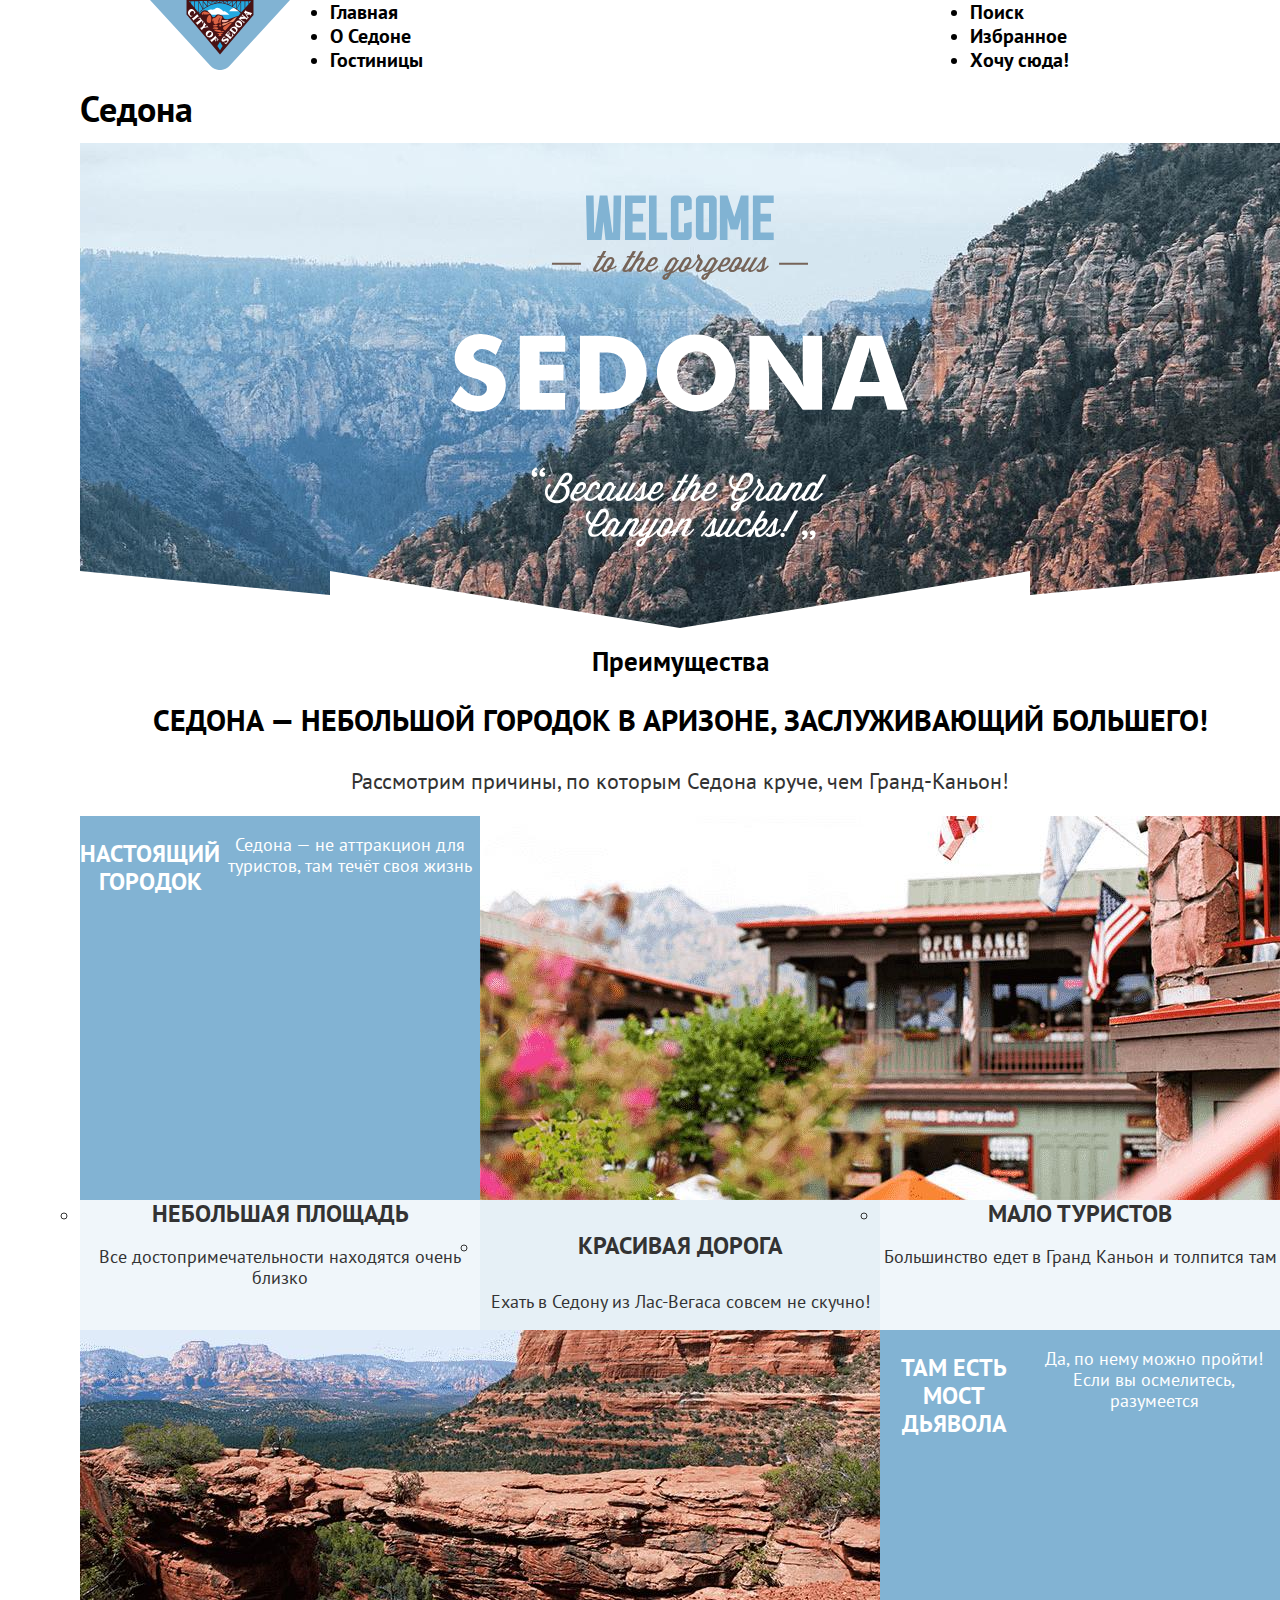
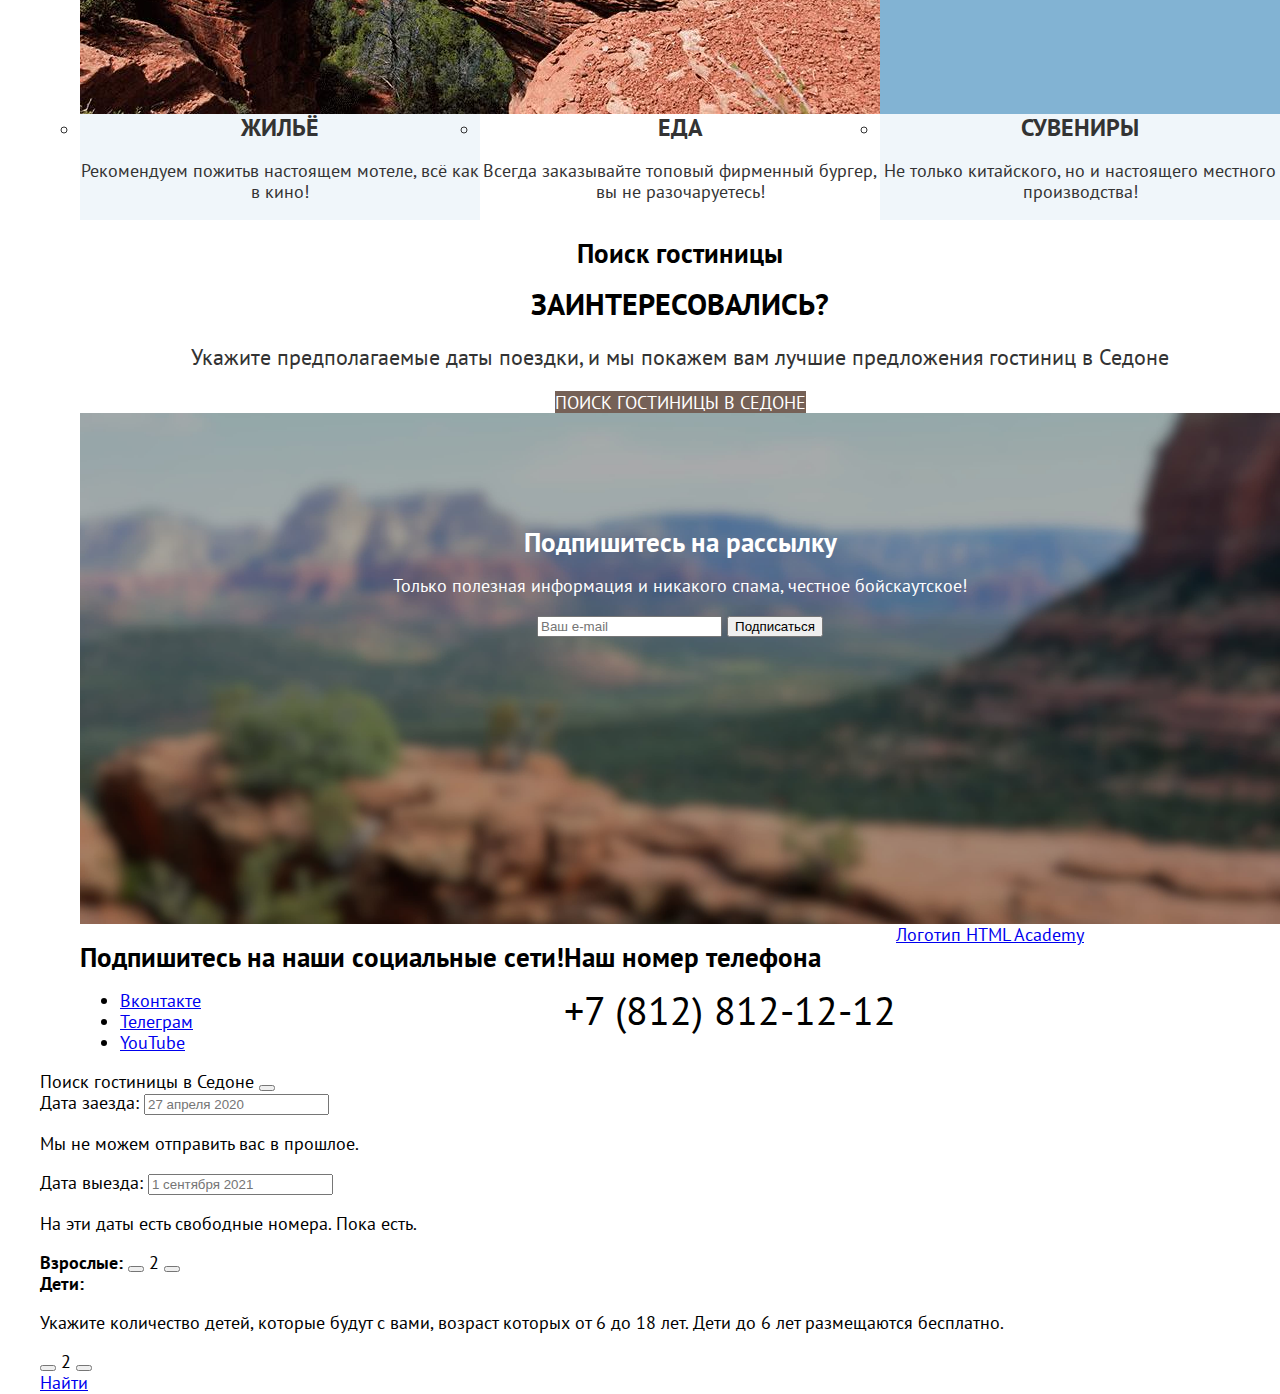
<file: 6/index.html>
<!DOCTYPE html>
<html lang="ru">
  <head>
    <meta charset="utf-8">
    <title>HTML Academy: Седона</title>
    <link rel="stylesheet" href="styles/styles.css">
    <base href="https://htmlacademy-htmlcss.github.io/2209039-sedona-35/6/">
</head>
  <body>
    <header class="main-header">
      <nav class="navigation main-navigation">
        <a class="logo-link">
          <img src="images/header/sedona-logo.svg" width="140" height="70" alt="логотип">
         </a>
        <ul class="navigation-list">
          <li class="navigation-item">
            <a class="navigation-link navigation-link-current">Главная</a>
          </li>
          <li class="navigation-item">
            <a class="navigation-link" href="#">О Седоне</a>
          </li>
          <li class="navigation-item">
            <a class="navigation-link" href="catalog.html">Гостиницы</a>
          </li>
        </ul>
          <ul class="navigation-user">
            <li class="navigation-item">
              <a class="navigation-link" href="#">
                <span class="visually-hidden">Поиск</span>
              </a>
            </li>
            <li class="navigation-item">
              <a class="navigation-link" href="#">
                <span class="visually-hidden">Избранное</span>
              </a>
            </li>
            <li class="navigation-item">
              <a class="navigation-link button button-form" href="#">Хочу сюда!</a>
            </li>
          </ul>
      </nav>
    </header>

    <main class="main-container main-index">
      <div class="page-container">
      <h1 class="visually-hidden">Седона</h1>
        <div class="hero">
          <img class="hero-image" src="images\background-photos\welcome.svg" width="458" height="352" alt="Wlecome to the gorgeous SEDONA. Because the Grand Canyon sucks!">
        </div>
        <section class="advantages">
          <h2 class="visually-hidden">Преимущества</h2>
          <p class="short-description">Седона — небольшой городок в Аризоне,
            заслуживающий большего!</p>
            <p class="advantages-list-preview">Рассмотрим причины, по которым Седона круче, чем Гранд-Каньон!</p>
            <ul class="advantages-list">
              <li class="advantages-item">
                <div class="advantages-fisrt-block">
                  <h3 class="advantages-title">Настоящий городок</h3>
                  <p class="advantages-description">Седона — не аттракцион для туристов, там течёт своя жизнь</p>
                  <img src="images/index-main-content/photo-1.jpg" width="800" height="384" alt="фотография города">
                </div>
                <ul class="advantages-list-inner">
                  <li class="advantages-item-inner">
                    <b class="advantages-title-inner">Небольшая площадь</b>
                    <p>Все достопримечательности находятся очень близко</p>
                  </li>
                  <li class="advantages-item-inner advantages-block-blue">
                    <h4 class="advantages-title-inner">Красивая дорога</h4>
                    <p>Ехать в Седону из Лас-Вегаса совсем не скучно!</p>
                  </li>
                  <li class="advantages-item-inner">
                    <b class="advantages-title-inner">Мало туристов</b>
                    <p>Большинство едет в Гранд Каньон и толпится там</p>
                  </li>
                </ul>
              </li>
              <li class="advantages-item">
                <div class="advantages-fisrt-block">
                  <img src="images/index-main-content/photo-2.jpg" width="800" height="384" alt="мост дьявола">
                  <h3 class="advantages-title">Там есть мост дьявола</h3>
                  <p class="advantages-description">Да, по нему можно пройти! Если вы осмелитесь, разумеется</p>
                </div>
                <ul class="advantages-list-inner">
                  <li class="advantages-item-inner">
                    <b class="advantages-title-inner">Жильё</b>
                    <p>Рекомендуем пожитьв настоящем мотеле, всё как в кино!</p>
                  </li>
                  <li class="advantages-item-inner advantages-block-white"">
                    <b class="advantages-title-inner">Еда</b>
                    <p>Всегда заказывайте топовый фирменный бургер, вы не разочаруетесь!</p>
                  </li>
                  <li class="advantages-item-inner">
                    <b class="advantages-title-inner">Сувениры</b>
                    <p>Не только китайского, но и настоящего местного производства!</p>
                  </li>
                </ul>
              </li>
            </ul>
        </section>
        <section class="inn-search">
          <h2 class="visually-hidden">Поиск гостиницы</h2>
          <span class="short-description">Заинтересовались?</span>
          <p class="advantages-list-preview">Укажите предполагаемые даты поездки, и мы покажем вам лучшие предложения гостиниц в Седоне</p>
          <a class="button inn-search-button" href="catalog.html">ПОИСК ГОСТИНИЦЫ В седоне</a>
        </section>
      </div>
    </main>
    <footer class="footer">
      <div class="footer-container">
      <section class="newsletter-with-pic">
        <div class="newsletter-with-pic-container">
          <h2 class="subscribe subscribe-title">Подпишитесь на рассылку</h2>
          <p class="subscribe subscribe-text">Только полезная информация и никакого спама, честное бойскаутское!</p>
          <form class="newsletter-form" action="https://echo.htmlacademy.ru" method="post">
            <label class="visually-hidden" for="newsletter-email"></label>
            <input class="field" placeholder="Ваш e-mail" type="email" name="newsletter-email" id="newsletter-email" required>
            <button class="button newsletter-button" type="submit">
              <span class="newsletter-button-text">Подписаться</span>
            </button>
          </form>
        </div>
        </section>
        <section class="footer-social">
          <h2 class="visually-hidden">Подпишитесь на наши социальные сети!</h2>
          <ul class="fotter-social-list">
            <li>
              <a aria-label="Вконтакте" class="social-button" href="https://vk.com/htmlacademy">Вконтакте</a>
            <li>
              <a aria-label="Телеграм" class="social-button" href="https://t.me/htmlacademy">Телеграм</a>
            </li>
            <li>
              <a aria-label="YouTube" class="social-button" href="https://www.youtube.com/user/htmlacademy">YouTube</a>
            </li>
          </ul>
      </section>
      <section class="footer-phone">
        <h2 class="visually-hidden">Наш номер телефона</h2>
        <a class="footer-phone-number" href="tel:+78128121212">+7 (812) 812-12-12</a>
      </section>
      <a href="https://htmlacademy.ru">Логотип HTML Academy
      </a>
      </div>
    </footer>

    <div class="modal-form-container">
      <span class="modal-form-name">Поиск гостиницы в Седоне</span>
      <button class="modal-form-close-button" type="button" value="close">
      </button>

      <form class="modal-form" action="https://echo.htmlacademy.ru/" method="post">
        <label class="modal-form-label"> Дата заезда:
          <input class="modal-form-date" type="text" placeholder="27 апреля 2020" name="date-in" required>
        </label>
        <p class="date-in-wrong">Мы не можем отправить вас в прошлое.</p>

        <label class="modal-form-label">Дата выезда:
          <input class="modal-form-date" type="text" placeholder="1 сентября 2021" name="date-out" required>
        </label>
        <p class="free-room">На эти даты есть свободные номера. Пока есть.</p>

        <div class="modal-form-buttons">
          <b class="modal-form-label">Взрослые:</b>
          <button class="modal-form-select-button" value="less"></button>
          <span class="visitors-number">2</span>
          <button class="modal-form-select-button" value="more"></button>

        </div>
        <div class="modal-form-buttons">
          <b class="modal-form-label">Дети:</b>
          <div class="kids-information-container">
            <p class="kids-information">Укажите количество детей, которые будут с вами, возраст которых от 6 до 18 лет. Дети до 6 лет размещаются бесплатно.</p>
          </div>
          <button class="modal-form-select-button" value="less">
          </button>
          <span class="visitors-number">2</span>
          <button class="modal-form-select-button" value="more">
          </button>
        </div>

        <a class="modal-form-send-button" href="#">Найти</a>
      </form>
    </div>
  </body>
</html>
</file>
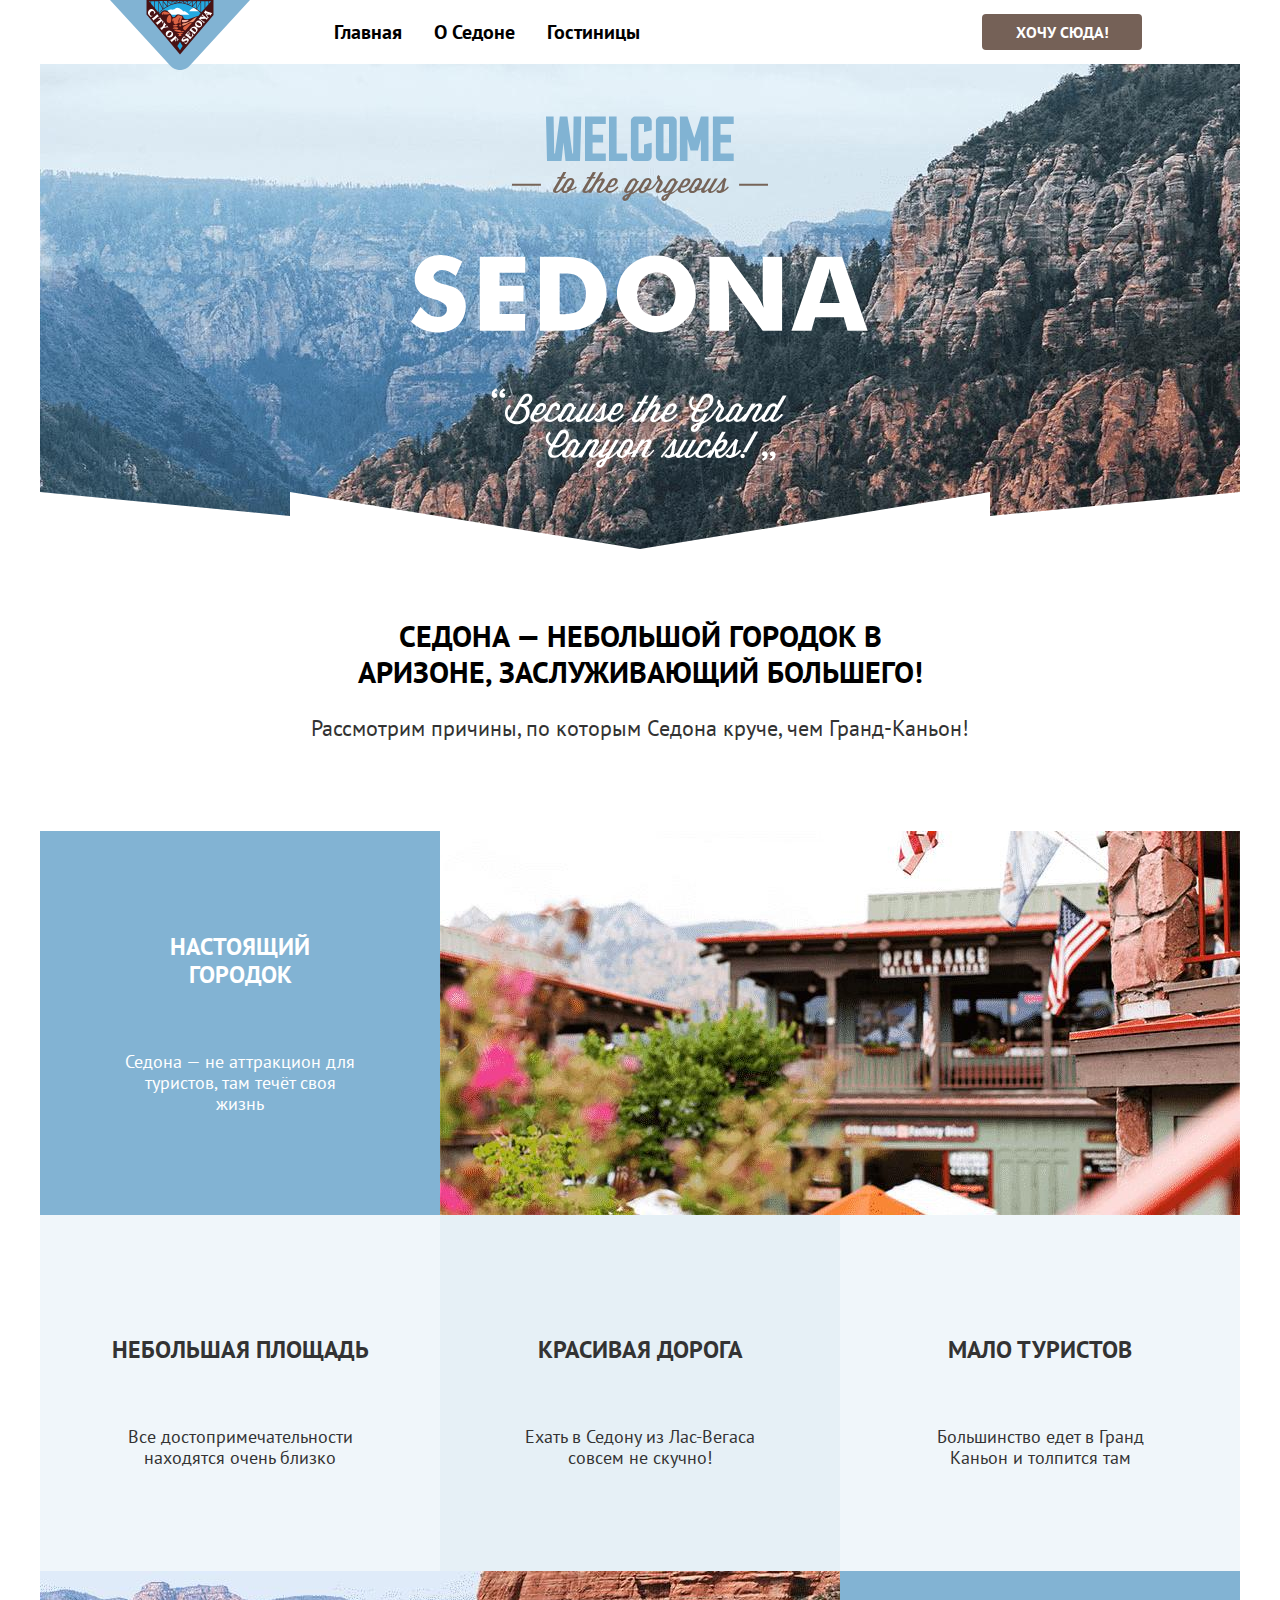
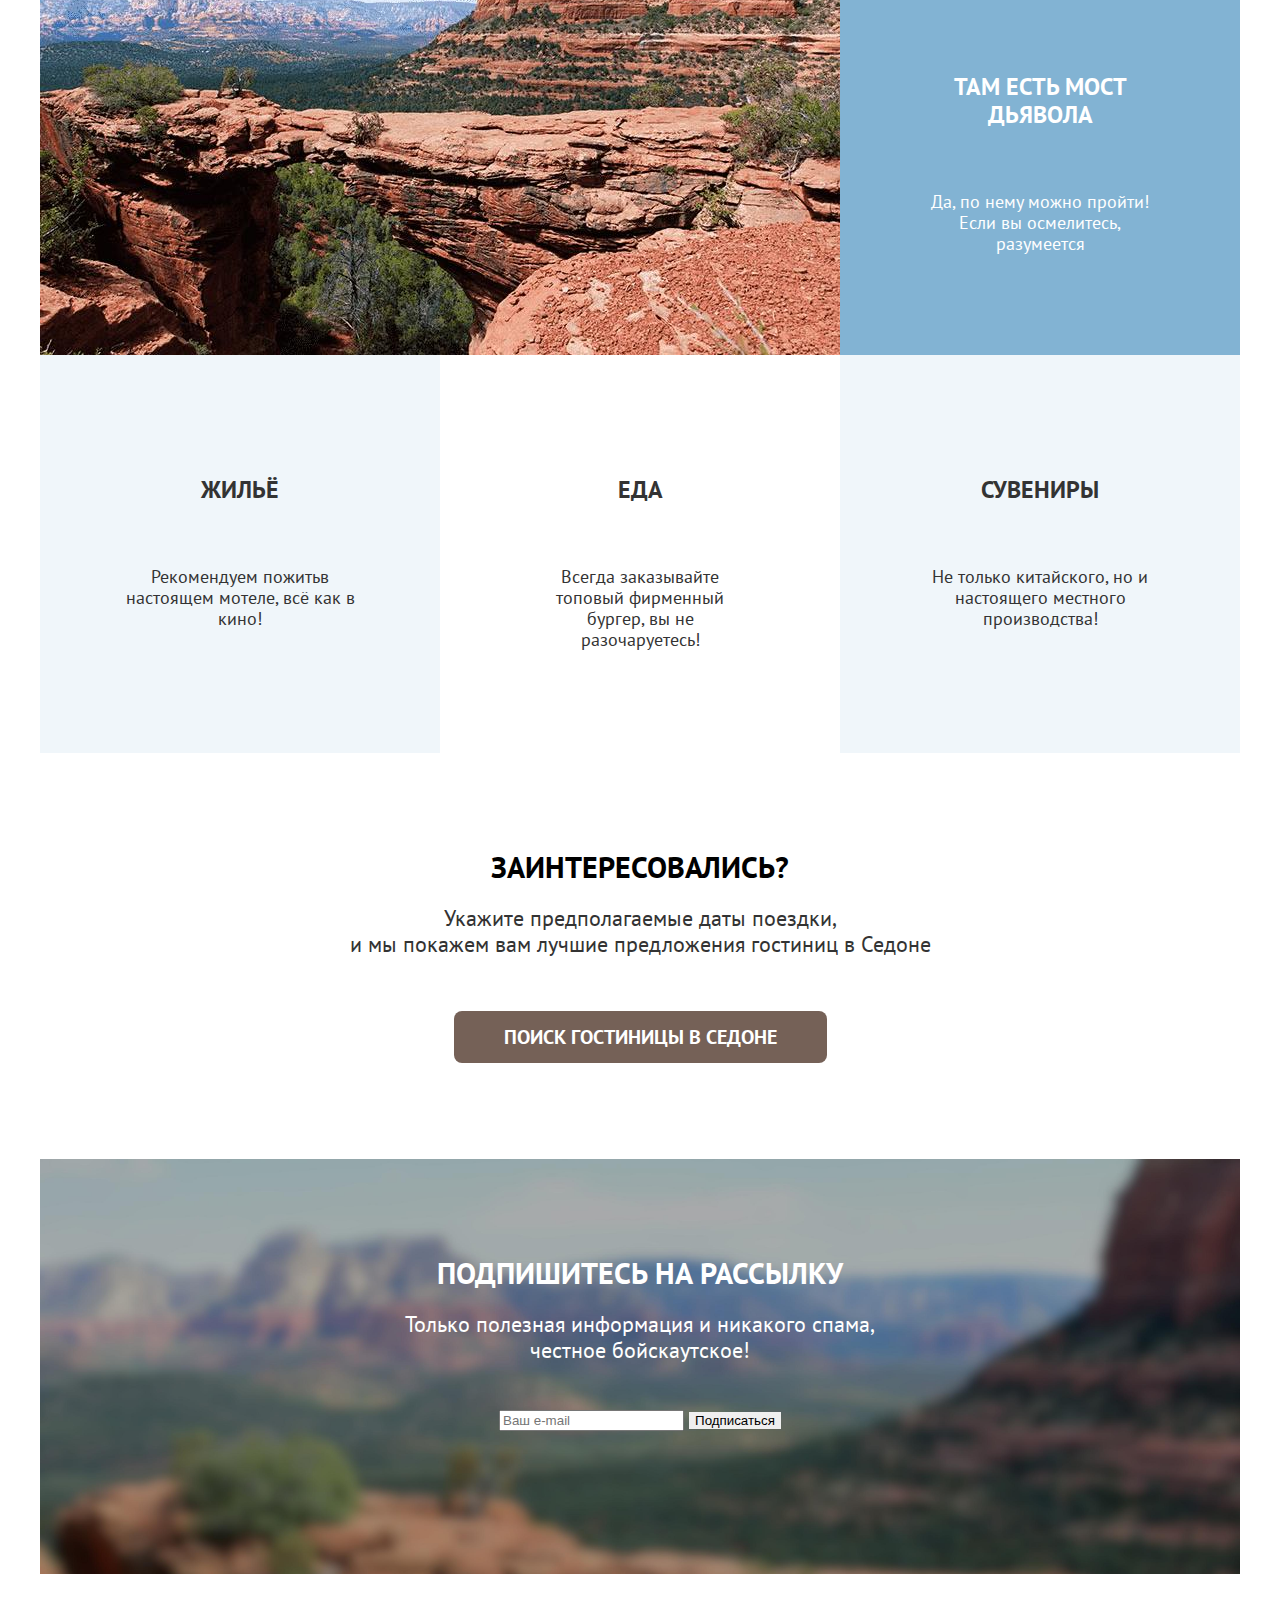
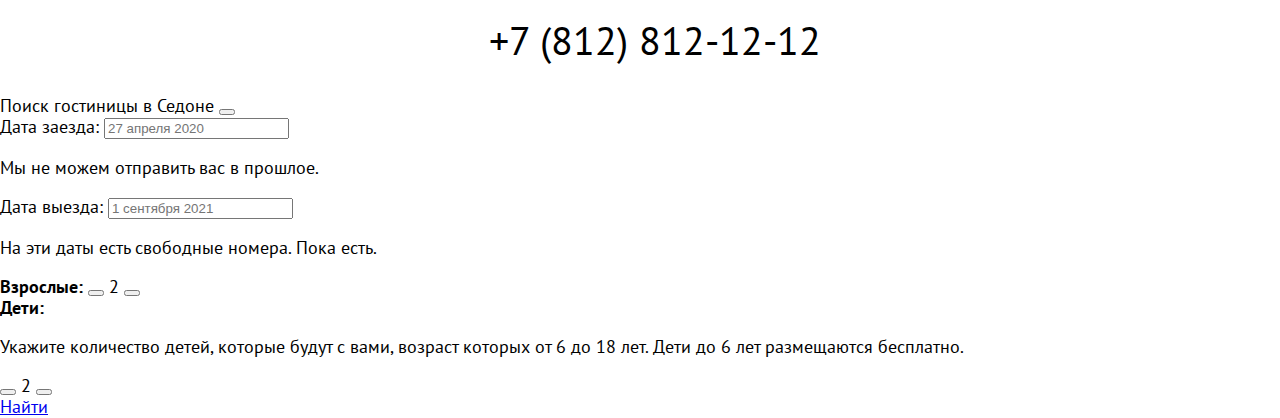
<file: 7/index.html>
<!DOCTYPE html>
<html lang="ru">
  <head>
    <meta charset="utf-8">
    <title>HTML Academy: Седона</title>
    <link rel="stylesheet" href="styles/styles.css">
    <base href="https://htmlacademy-htmlcss.github.io/2209039-sedona-35/7/">
</head>
  <body>
    <div class="page-container">
    <header class="main-header">
      <nav class="navigation main-navigation">
        <a class="logo-link">
          <img src="images/header/sedona-logo.svg" width="140" height="70" alt="логотип.">
         </a>
        <ul class="navigation-list">
          <li class="navigation-item">
            <a class="navigation-link navigation-link-current">Главная</a>
          </li>
          <li class="navigation-item">
            <a class="navigation-link" href="#">О Седоне</a>
          </li>
          <li class="navigation-item">
            <a class="navigation-link" href="catalog.html">Гостиницы</a>
          </li>
        </ul>
          <ul class="navigation-user">
            <li class="navigation-item">
              <a class="navigation-link-user" href="#">
                <span class="visually-hidden">Поиск</span>
              </a>
            </li>
            <li class="navigation-item">
              <a class="navigation-link-user" href="#">
                <span class="visually-hidden">Избранное</span>
              </a>
            </li>
            <li class="navigation-item">
              <a class="navigation-link button button-form" href="#">Хочу сюда!</a>
            </li>
          </ul>
      </nav>
    </header>

    <main class="main-container main-index">
      <h1 class="visually-hidden">Седона.</h1>
        <div class="hero">
          <img class="hero-image" src="images\background-photos\welcome.svg" width="458" height="352" alt="Wlecome to the gorgeous SEDONA. Because the Grand Canyon sucks!">
        </div>
        <section class="advantages">
          <h2 class="visually-hidden">Преимущества.</h2>
          <p class="short-description">Седона — небольшой городок в Аризоне,
            заслуживающий большего!</p>
            <p class="advantages-list-preview">Рассмотрим причины, по которым Седона круче, чем Гранд-Каньон!</p>
            <ul class="advantages-list">
              <li class="advantages-item">
                <div class="advantages-first-block">
                  <div class="first-block-text-container">
                    <h3 class="advantages-title">Настоящий городок</h3>
                    <p class="advantages-description">Седона — не аттракцион для туристов, там течёт своя жизнь</p>
                  </div>
                  <img src="images/index-main-content/photo-1.jpg" width="800" height="384" alt="фотография города.">
                </div>
                <ul class="advantages-list-inner">
                  <li class="advantages-item-inner">
                    <b class="advantages-title-inner">Небольшая площадь</b>
                    <p class="advantages-description-inner">Все достопримечательности находятся очень близко</p>
                  </li>
                  <li class="advantages-item-inner advantages-block-blue">
                    <h4 class="advantages-title-inner">Красивая дорога</h4>
                    <p class="advantages-description-inner">Ехать в Седону из Лас-Вегаса совсем не скучно!</p>
                  </li>
                  <li class="advantages-item-inner">
                    <b class="advantages-title-inner">Мало туристов</b>
                    <p class="advantages-description-inner">Большинство едет в Гранд Каньон и толпится там</p>
                  </li>
                </ul>
              </li>
              <li class="advantages-item">
                <div class="advantages-first-block">
                  <img src="images/index-main-content/photo-2.jpg" width="800" height="384" alt="мост дьявола.">
                  <div class="first-block-text-container">
                    <h3 class="advantages-title">Там есть мост дьявола</h3>
                    <p class="advantages-description">Да, по нему можно пройти! Если вы осмелитесь, разумеется</p>
                  </div>
                </div>
                <ul class="advantages-list-inner">
                  <li class="advantages-item-inner .advantages-facilities">
                    <b class="advantages-title-inner">Жильё</b>
                    <p class="advantages-description-inner">Рекомендуем пожитьв настоящем мотеле, всё как в кино!</p>
                  </li>
                  <li class="advantages-item-inner advantages-block-white .advantages-facilities">
                    <b class="advantages-title-inner">Еда</b>
                    <p class="advantages-description-inner">Всегда заказывайте топовый фирменный бургер, вы не разочаруетесь!</p>
                  </li>
                  <li class="advantages-item-inner .advantages-facilities">
                    <b class="advantages-title-inner">Сувениры</b>
                    <p class="advantages-description-inner">Не только китайского, но и настоящего местного производства!</p>
                  </li>
                </ul>
              </li>
            </ul>
        </section>
        <section class="inn-search">
          <h2 class="visually-hidden">Поиск гостиницы.</h2>
          <span class="short-description short-description-search">Заинтересовались?</span>
          <p class="advantages-list-preview-search">Укажите предполагаемые даты поездки,<br> и мы покажем вам лучшие предложения гостиниц в Седоне</p>
          <a class="button inn-search-button" href="catalog.html">ПОИСК ГОСТИНИЦЫ В седоне</a>
        </section>
      </div>
    </main>
    <footer class="footer">
      <div class="footer-container">
      <section class="newsletter-with-pic">
          <h2 class="subscribe subscribe-title">Подпишитесь на рассылку</h2>
          <p class="subscribe subscribe-text">Только полезная информация и никакого спама, честное бойскаутское!</p>
          <form class="newsletter-form" action="https://echo.htmlacademy.ru" method="post">
            <label class="visually-hidden" for="newsletter-email"></label>
            <input class="field" placeholder="Ваш e-mail" type="email" name="newsletter-email" id="newsletter-email" required>
            <button class="button newsletter-button" type="submit">
              <span class="newsletter-button-text">Подписаться</span>
            </button>
          </form>
      </section>
        <div class="footer-bottom">
        <section class="footer-social">
          <h2 class="visually-hidden">Подпишитесь на наши социальные сети!</h2>
          <ul class="footer-social-list">
            <li class="footer-social-item">
              <a aria-label="Вконтакте." class="social-button visually-hidden" href="https://vk.com/htmlacademy">Вконтакте</a>
            <li class="footer-social-item">
              <a aria-label="Телеграм." class="social-button visually-hidden" href="https://t.me/htmlacademy">Телеграм</a>
            </li>
            <li class="footer-social-item">
              <a aria-label="YouTube." class="social-button visually-hidden" href="https://www.youtube.com/user/htmlacademy">YouTube</a>
            </li>
          </ul>
        </section>
        <section class="footer-phone">
          <h2 class="visually-hidden">Наш номер телефона.</h2>
          <a class="footer-phone-number" href="tel:+78128121212">+7 (812) 812-12-12</a>
        </section>
        <div class="footer-logo">
          <a class="visually-hidden" href="https://htmlacademy.ru">Логотип HTML Academy</a>
        </div>
        </div>
        </div>
    </footer>

    <div class="modal-form-container">
      <span class="modal-form-name">Поиск гостиницы в Седоне</span>
      <button class="modal-form-close-button" type="button" value="close">
      </button>

      <form class="modal-form" action="https://echo.htmlacademy.ru/" method="post">
        <label class="modal-form-label"> Дата заезда:
          <input class="modal-form-date" type="text" placeholder="27 апреля 2020" name="date-in" required>
        </label>
        <p class="date-in-wrong">Мы не можем отправить вас в прошлое.</p>

        <label class="modal-form-label">Дата выезда:
          <input class="modal-form-date" type="text" placeholder="1 сентября 2021" name="date-out" required>
        </label>
        <p class="free-room">На эти даты есть свободные номера. Пока есть.</p>

        <div class="modal-form-buttons">
          <b class="modal-form-label">Взрослые:</b>
          <button class="modal-form-select-button" value="less"></button>
          <span class="visitors-number">2</span>
          <button class="modal-form-select-button" value="more"></button>

        </div>
        <div class="modal-form-buttons">
          <b class="modal-form-label">Дети:</b>
          <div class="kids-information-container">
            <p class="kids-information">Укажите количество детей, которые будут с вами, возраст которых от 6 до 18 лет. Дети до 6 лет размещаются бесплатно.</p>
          </div>
          <button class="modal-form-select-button" value="less">
          </button>
          <span class="visitors-number">2</span>
          <button class="modal-form-select-button" value="more">
          </button>
        </div>

        <a class="modal-form-send-button" href="#">Найти</a>
      </form>
    </div>
  </body>
</html>
</file>
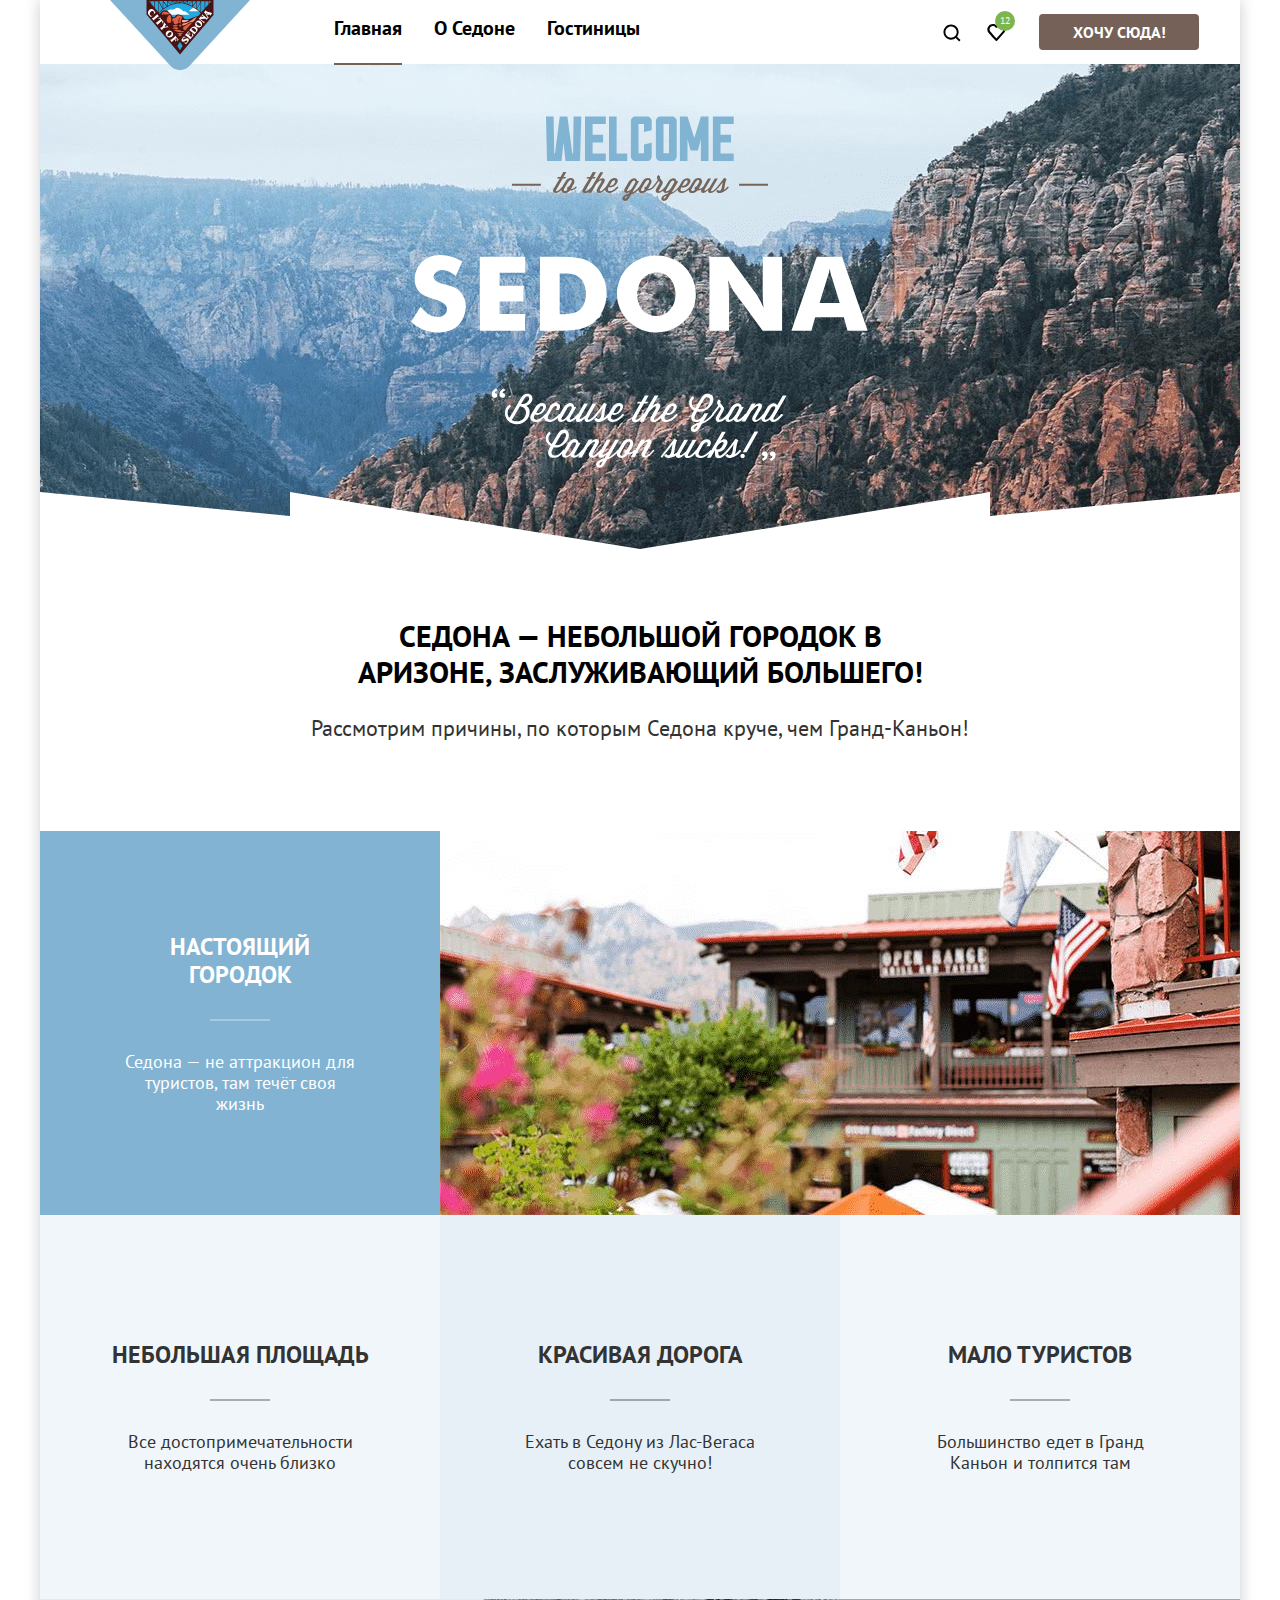
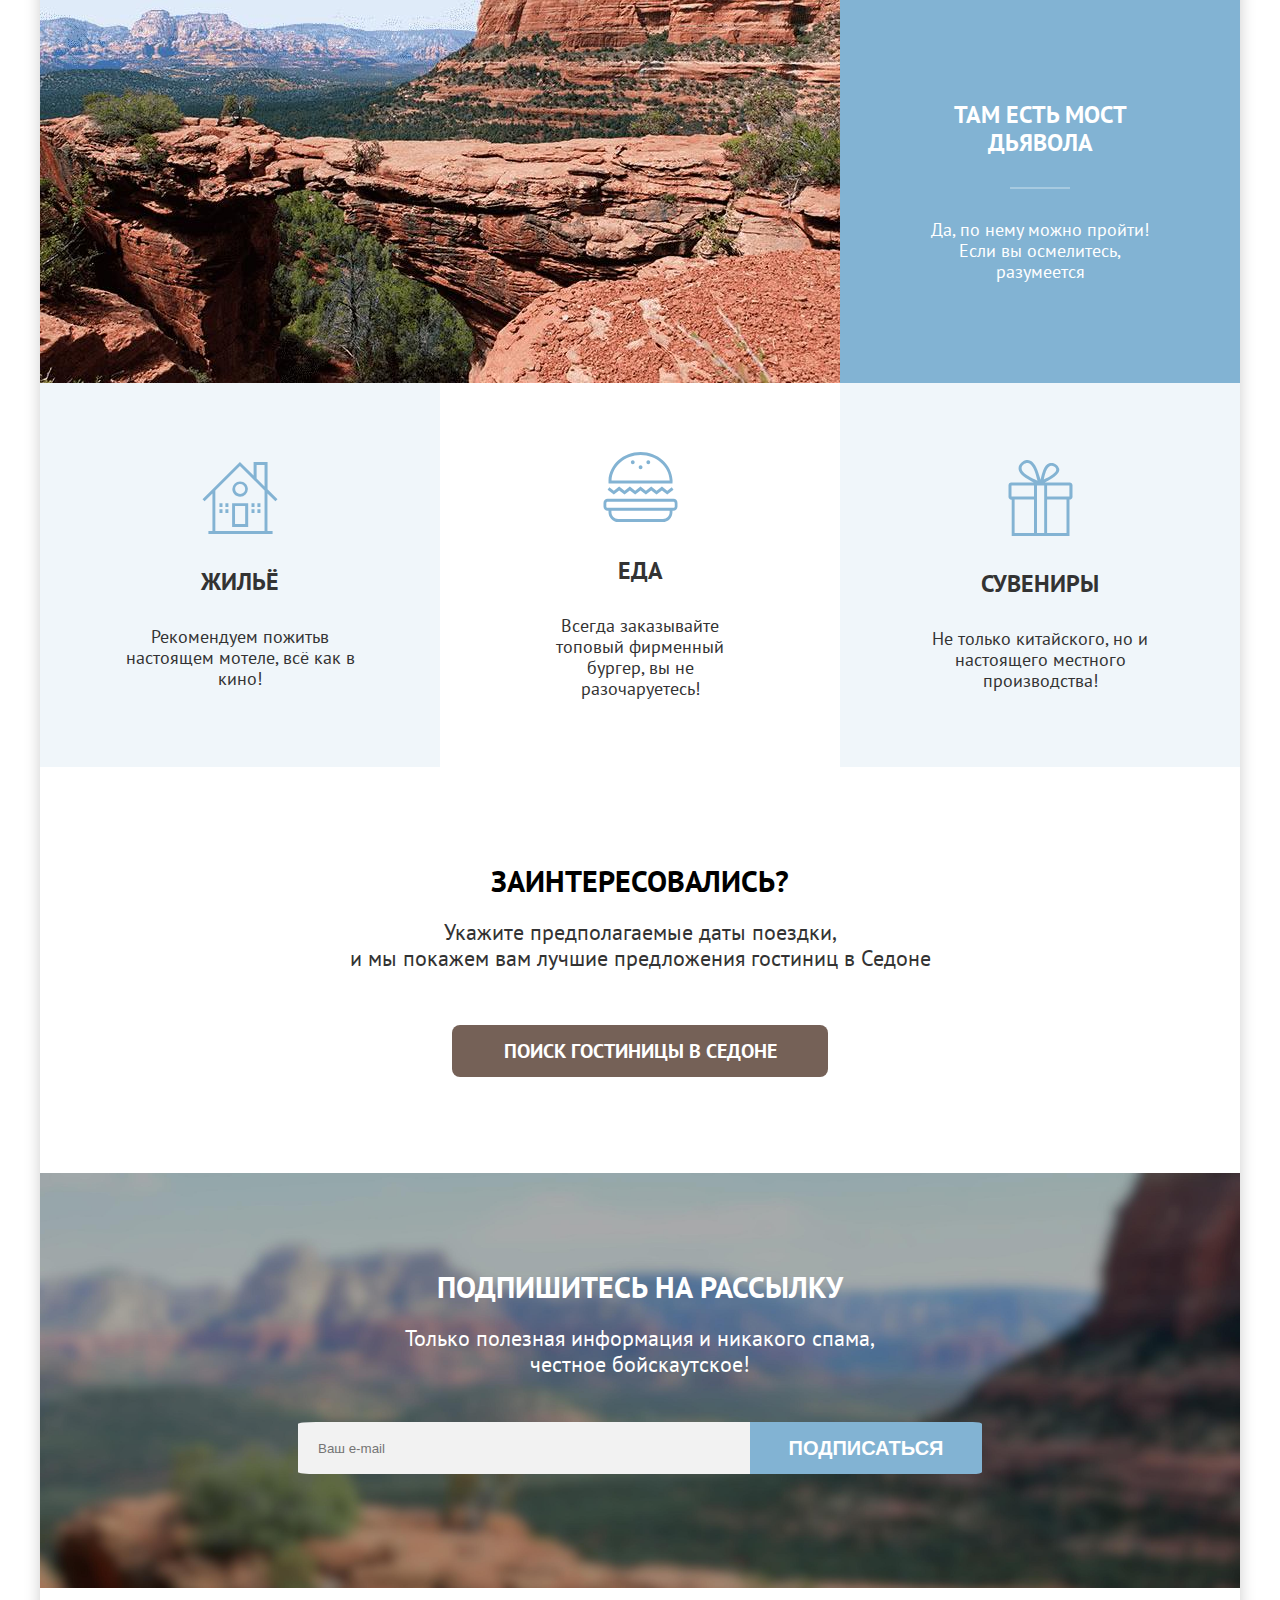
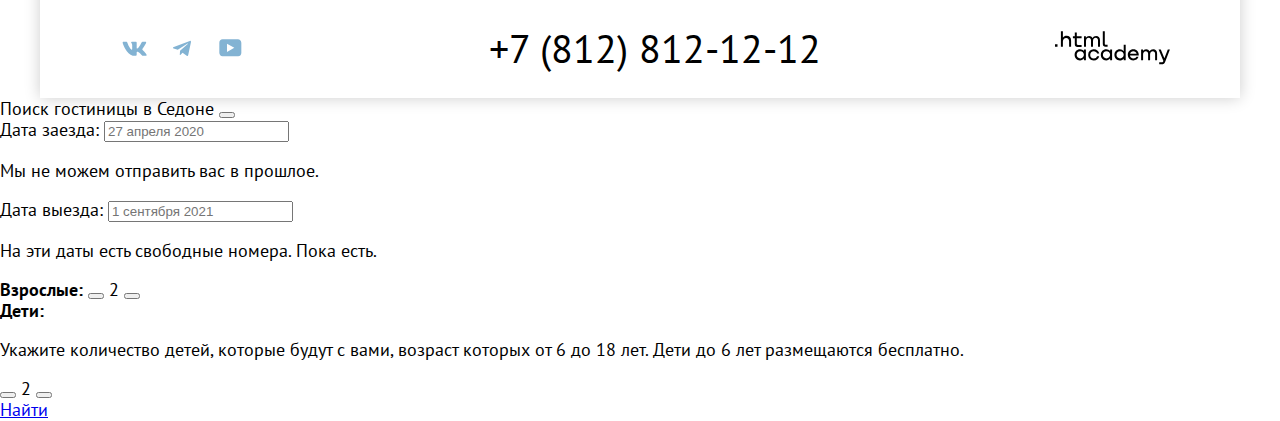
<file: 8/index.html>
<!DOCTYPE html>
<html lang="ru">
  <head>
    <meta charset="utf-8">
    <title>HTML Academy: Седона</title>
    <link rel="stylesheet" href="styles/styles.css">
    <base href="https://htmlacademy-htmlcss.github.io/2209039-sedona-35/8/">
</head>
  <body>
    <div class="page-container">
    <header class="main-header">
      <nav class="navigation main-navigation">
        <a class="logo-link">
          <img src="images/header/sedona-logo.svg" width="140" height="70" alt="логотип.">
         </a>
        <ul class="navigation-list">
          <li class="navigation-item">
            <a class="navigation-link navigation-link-current">Главная</a>
          </li>
          <li class="navigation-item">
            <a class="navigation-link" href="#">О Седоне</a>
          </li>
          <li class="navigation-item">
            <a class="navigation-link" href="catalog.html">Гостиницы</a>
          </li>
        </ul>
          <ul class="navigation-user">
            <li class="navigation-item">
              <a class="navigation-link-user" href="#">
                <svg aria-hidden="true" focusable="false" width="18" height="18" viewBox="0 0 19 19" fill="none" xmlns="http://www.w3.org/2000/svg">
                  <path d="M18.5 17.0083L14.8 13.3287C15.8 12.0359 16.5 10.3453 16.5 8.4558C16.5 4.08011 12.9 0.5 8.5 0.5C4.1 0.5 0.5 4.17956 0.5 8.55525C0.5 12.9309 4.1 16.511 8.5 16.511C10.3 16.511 12 15.9144 13.4 14.8204L17.1 18.5L18.5 17.0083ZM8.5 14.5221C5.2 14.5221 2.5 11.837 2.5 8.55525C2.5 5.27348 5.2 2.5884 8.5 2.5884C11.8 2.5884 14.5 5.27348 14.5 8.55525C14.5 11.837 11.8 14.5221 8.5 14.5221Z" fill="black"/>
                </svg>
                <span class="visually-hidden">Поиск</span>
              </a>
            </li>
            <li class="navigation-item">
              <a class="navigation-link-user" href="#">
                <svg aria-hidden="true" focusable="false" width="19" height="17" viewBox="0 0 19 17" fill="none" xmlns="http://www.w3.org/2000/svg">
                  <path d="M9.3 17a.9.9 0 0 1-.8-.4c-5.4-6.1-6.7-7.5-7-7.9A5.4 5.4 0 0 1 5.9 0c1.3 0 2.5.5 3.5 1.3a5.46 5.46 0 0 1 9 4.1c0 1.3-.5 2.5-1.3 3.4l-7 7.9c-.2.2-.4.3-.8.3Zm-6-9.5c.3.4 3.5 4 6.1 6.9l6.2-7c.5-.5.7-1.2.7-2 0-1.8-1.5-3.3-3.3-3.3-1 0-2 .5-2.7 1.3-.3.3-.6.4-.9.4-.3 0-.6-.2-.8-.4-.7-.8-1.7-1.3-2.7-1.3-1.8 0-3.3 1.5-3.3 3.3-.1.9.3 1.6.7 2.1-.1 0-.1 0 0 0Z" fill="#000"/>
                </svg>
                <span class="visually-hidden">Избранное</span>
                <span class="favorites-number">12</span>
              </a>
            </li>
            <li class="navigation-item">
              <a class="navigation-link button-brown button-form" href="#">Хочу сюда!</a>
            </li>
          </ul>
      </nav>
    </header>

    <main class="main-container main-index">
      <h1 class="visually-hidden">Седона.</h1>
        <div class="hero">
          <img class="hero-image" src="images/background-photos/welcome.svg" width="458" height="352" alt="Wlecome to the gorgeous SEDONA. Because the Grand Canyon sucks!">
        </div>
        <section class="advantages">
          <h2 class="visually-hidden">Преимущества.</h2>
          <p class="short-description">Седона — небольшой городок в Аризоне,
            заслуживающий большего!</p>
            <p class="advantages-list-preview">Рассмотрим причины, по которым Седона круче, чем Гранд-Каньон!</p>
            <ul class="advantages-list">
              <li class="advantages-item">
                <div class="advantages-first-block">
                  <div class="first-block-text-container">
                    <h3 class="advantages-title">Настоящий городок</h3>
                    <p class="advantages-description">Седона — не аттракцион для туристов, там течёт своя жизнь</p>
                  </div>
                  <img src="images/index-main-content/photo-1.jpg" width="800" height="384" alt="фотография города.">
                </div>
                <ul class="advantages-list-inner">
                  <li class="advantages-item-inner advantages-item-town">
                    <b class="advantages-title-inner">Небольшая площадь</b>
                    <p class="advantages-description-inner">Все достопримечательности находятся очень близко</p>
                  </li>
                  <li class="advantages-item-inner advantages-block-blue advantages-item-town">
                    <h4 class="advantages-title-inner">Красивая дорога</h4>
                    <p class="advantages-description-inner">Ехать в Седону из Лас-Вегаса совсем не скучно!</p>
                  </li>
                  <li class="advantages-item-inner advantages-item-town">
                    <b class="advantages-title-inner">Мало туристов</b>
                    <p class="advantages-description-inner">Большинство едет в Гранд Каньон и толпится там</p>
                  </li>
                </ul>
              </li>
              <li class="advantages-item">
                <div class="advantages-first-block">
                  <img src="images/index-main-content/photo-2.jpg" width="800" height="384" alt="мост дьявола.">
                  <div class="first-block-text-container">
                    <h3 class="advantages-title">Там есть мост дьявола</h3>
                    <p class="advantages-description">Да, по нему можно пройти! Если вы осмелитесь, разумеется</p>
                  </div>
                </div>
                <ul class="advantages-list-inner">
                  <li class="advantages-item-inner advantages-housing">
                    <b class="advantages-title-inner">Жильё</b>
                    <p class="advantages-description-inner">Рекомендуем пожитьв настоящем мотеле, всё как в кино!</p>
                  </li>
                  <li class="advantages-item-inner advantages-block-white advantages-food">
                    <b class="advantages-title-inner">Еда</b>
                    <p class="advantages-description-inner">Всегда заказывайте топовый фирменный бургер, вы не разочаруетесь!</p>
                  </li>
                  <li class="advantages-item-inner advantages-souvenirs">
                    <b class="advantages-title-inner">Сувениры</b>
                    <p class="advantages-description-inner">Не только китайского, но и настоящего местного производства!</p>
                  </li>
                </ul>
              </li>
            </ul>
        </section>
        <section class="inn-search">
          <h2 class="visually-hidden">Поиск гостиницы.</h2>
          <span class="short-description short-description-search">Заинтересовались?</span>
          <p class="advantages-list-preview-search">Укажите предполагаемые даты поездки,<br> и мы покажем вам лучшие предложения гостиниц в Седоне</p>
          <a class="button-brown inn-search-button" href="catalog.html">ПОИСК ГОСТИНИЦЫ В седоне</a>
        </section>
    </main>

    <footer class="footer">
      <div class="footer-container">
      <section class="newsletter-with-pic">
          <h2 class="subscribe subscribe-title">Подпишитесь на рассылку</h2>
          <p class="subscribe subscribe-text">Только полезная информация и никакого спама, честное бойскаутское!</p>
          <form class="newsletter-form" action="https://echo.htmlacademy.ru" method="post">
            <label class="visually-hidden" for="newsletter-email"></label>
            <input class="field" placeholder="Ваш e-mail" type="email" name="newsletter-email" id="newsletter-email" required>
            <button class="button newsletter-button button-blue" type="submit">
              <span class="newsletter-button-text">Подписаться</span>
            </button>
          </form>
      </section>
        <div class="footer-bottom">
        <section class="footer-social">
          <h2 class="visually-hidden">Подпишитесь на наши социальные сети!</h2>
          <ul class="footer-social-list">
            <li class="footer-social-item">
              <a aria-label="Вконтакте." class="social-button" href="https://vk.com/htmlacademy">
                <svg class="footer-social-icon" aria-hidden="true" focusable="false" class="footer-social-icon" width="25" height="15" viewBox="0 0 25 15" fill="none" xmlns="http://www.w3.org/2000/svg">
                  <path fill-rule="evenodd" clip-rule="evenodd" d="M24.12 1.8c.16-.54 0-.94-.8-.94H20.7c-.67 0-.98.34-1.15.73 0 0-1.33 3.2-3.22 5.27-.61.6-.9.8-1.23.8-.16 0-.41-.2-.41-.75v-5.1c0-.66-.19-.95-.74-.95H9.82c-.42 0-.67.3-.67.59 0 .62.95.76 1.04 2.51v3.8c0 .83-.15.98-.48.98-.9 0-3.06-3.2-4.34-6.88-.25-.72-.5-1-1.18-1H1.57c-.75 0-.9.34-.9.73 0 .68.89 4.07 4.14 8.55 2.17 3.06 5.23 4.72 8 4.72 1.68 0 1.88-.37 1.88-1v-2.32c0-.74.16-.88.7-.88.38 0 1.05.19 2.6 1.66 1.79 1.75 2.08 2.54 3.08 2.54h2.63c.75 0 1.12-.37.9-1.1-.23-.72-1.08-1.77-2.2-3.02-.62-.71-1.54-1.48-1.82-1.86-.39-.5-.28-.71 0-1.15 0 0 3.2-4.42 3.54-5.93Z"/>
                </svg>
                 <span class="visually-hidden">Вконтакте</span>
                </a>
            <li class="footer-social-item">
              <a aria-label="Телеграм." class="social-button" href="https://t.me/htmlacademy">
                <svg class="footer-social-icon" width="18" height="16" viewBox="0 0 18 16" fill="none" xmlns="http://www.w3.org/2000/svg">
                  <path d="M16.79.96.84 7.1c-1.09.44-1.08 1.05-.2 1.32l4.1 1.28 9.47-5.98c.44-.27.85-.13.52.17l-7.68 6.93-.28 4.22c.41 0 .6-.2.83-.41l1.99-1.94 4.13 3.06c.77.42 1.31.2 1.5-.71l2.72-12.8c.28-1.1-.43-1.61-1.16-1.28Z"
                </svg>
                  <span aria-hidden="true" focusable="false" class="visually-hidden">Телеграм</span>
                </a>
            </li>
            <li class="footer-social-item">
              <a aria-label="YouTube." class="social-button" href="https://www.youtube.com/user/htmlacademy">
                <svg class="footer-social-icon" width="23" height="18" viewBox="0 0 23 18" fill="none" xmlns="http://www.w3.org/2000/svg"><path d="M18.94.36H3.51C1.65.36.33 1.95.33 3.76v10.09c0 1.91 1.32 3.5 3.18 3.5h15.65c1.64 0 3.17-1.59 3.17-3.4V3.76c-.22-1.8-1.53-3.4-3.39-3.4ZM7.99 12.89V4.82l7.34 4.04-7.34 4.03Z"/>
                </svg>
                <span aria-hidden="true" focusable="false" class="visually-hidden">YouTube</span>
              </a>
            </li>
          </ul>
        </section>
        <section class="footer-phone">
          <h2 class="visually-hidden">Наш номер телефона.</h2>
          <a class="footer-phone-number" href="tel:+78128121212">+7 (812) 812-12-12</a>
        </section>
        <div class="footer-logo">
          <a class="footer-logo-link" href="https://htmlacademy.ru">
            <svg class="footer-logo-icon" aria-hidden="true" focusable="false" width="115" height="34" viewBox="0 0 115 34" fill="none" xmlns="http://www.w3.org/2000/svg">
              <path d="M0 13.26v2.6h2.5v-2.6H0ZM11.6 4.86c-1.6 0-2.8.7-3.6 1.7h-.1V.36h-2v15.5h2v-5.3c0-2.1 1.3-3.6 3.3-3.6 1.8 0 2.9 1.4 2.9 3.2v5.7h2v-6.1c.1-3-1.8-4.9-4.5-4.9ZM26.6 5.16h-4.8v-3.7h-2v3.8h-1.9v2h1.9v6c0 1.7 1 2.7 2.7 2.7h4.1v-2h-3.7c-.7 0-1.1-.4-1.1-1.1v-5.7h4.8v-2ZM41.1 4.96c-1.6 0-2.9.8-3.5 2.1h-.1c-.6-1.2-1.8-2.1-3.4-2.1-1.4 0-2.5.8-3.1 1.8h-.1v-1.6H29v10.6h2v-5.4c0-2 1-3.5 2.6-3.5 1.5 0 2.4 1 2.4 2.6v6.3h2v-5.6c0-2.4 1.4-3.3 2.6-3.3 1.5 0 2.4 1 2.4 2.6v6.3h2v-6.5c.1-2.5-1.4-4.3-3.9-4.3ZM47.8 13.06c0 1.7 1 2.7 2.8 2.7h2v-2h-1.7c-.7 0-1.1-.4-1.1-1.1V.36h-2v12.7ZM28.9 20.06c-.9-1.1-2.2-1.8-3.9-1.8-3.1 0-5.4 2.3-5.4 5.6s2.3 5.6 5.4 5.6c1.8 0 3-.8 3.8-1.9h.1v1.6h2v-10.6h-2v1.5Zm-3.6 7.4c-2.2 0-3.6-1.6-3.6-3.6s1.4-3.6 3.6-3.6 3.6 1.6 3.6 3.6c0 1.9-1.4 3.6-3.6 3.6ZM44.2 22.36c-.5-2.4-2.6-4.1-5.4-4.1a5.4 5.4 0 0 0-5.6 5.6c0 3.1 2.2 5.6 5.6 5.6 2.8 0 4.9-1.8 5.4-4.2h-2.1a3.4 3.4 0 0 1-3.3 2.3c-2.2 0-3.6-1.6-3.6-3.6s1.4-3.6 3.6-3.6c1.6 0 2.8 1 3.3 2.2h2.1v-.2ZM55.1 20.06c-.9-1.1-2.2-1.8-3.9-1.8-3.1 0-5.4 2.3-5.4 5.6s2.3 5.6 5.4 5.6c1.8 0 3-.8 3.8-1.9h.1v1.6h2v-10.6h-2v1.5Zm-3.6 7.4c-2.2 0-3.6-1.6-3.6-3.6s1.4-3.6 3.6-3.6 3.6 1.6 3.6 3.6c0 1.9-1.5 3.6-3.6 3.6ZM68.7 20.16c-.9-1.1-2.2-1.9-3.9-1.9-3.1 0-5.4 2.3-5.4 5.6s2.2 5.6 5.4 5.6c1.7 0 3-.8 3.8-1.8h.1v1.5h2v-15.4h-2v6.4Zm-3.6 7.3c-2.2 0-3.6-1.6-3.6-3.6s1.4-3.6 3.6-3.6 3.6 1.6 3.6 3.6c-.1 2-1.5 3.6-3.6 3.6ZM78.3 18.26c-3.3 0-5.5 2.5-5.5 5.6 0 3 2.1 5.6 5.5 5.6 2.5 0 4.5-1.3 5.2-3.6h-2.1c-.5 1-1.6 1.6-3 1.6-1.9 0-3.3-1.3-3.4-2.9h8.8c.2-3.6-2-6.3-5.5-6.3Zm0 1.9c1.7 0 3 1 3.3 2.6h-6.5c.3-1.5 1.5-2.6 3.2-2.6ZM98.2 18.26c-1.6 0-2.9.8-3.6 2h-.1c-.6-1.2-1.8-2-3.4-2-1.4 0-2.5.7-3.1 1.8v-1.5h-1.9v10.6h2v-5.4c0-2 1-3.4 2.6-3.5 1.5 0 2.4 1 2.4 2.6v6.3h2v-5.6c0-2.4 1.4-3.3 2.6-3.3 1.5 0 2.4 1 2.4 2.6v6.3h2v-6.5c.1-2.6-1.4-4.4-3.9-4.4ZM109.4 27.36l-3.6-8.9h-2.2l4.8 11.6c-.3.9-.7 1.2-1.7 1.2h-2.5v2h2.5c1.8 0 2.8-.8 3.5-2.6l4.7-12.2h-2.1l-3.4 8.9Z"/>
            </svg>
            <span class="visually-hidden">Логотип HTML Academy</span>
          </a>
        </div>
        </div>
        </div>
    </footer>
  </div>

    <div class="modal-form-container">
      <span class="modal-form-name">Поиск гостиницы в Седоне</span>
      <button class="modal-form-close-button" type="button" value="close">
      </button>

      <form class="modal-form" action="https://echo.htmlacademy.ru/" method="post">
        <label class="modal-form-label"> Дата заезда:
          <input class="modal-form-date" type="text" placeholder="27 апреля 2020" name="date-in" required>
        </label>
        <p class="date-in-wrong">Мы не можем отправить вас в прошлое.</p>

        <label class="modal-form-label">Дата выезда:
          <input class="modal-form-date" type="text" placeholder="1 сентября 2021" name="date-out" required>
        </label>
        <p class="free-room">На эти даты есть свободные номера. Пока есть.</p>

        <div class="modal-form-buttons">
          <b class="modal-form-label">Взрослые:</b>
          <button class="modal-form-select-button" value="less"></button>
          <span class="visitors-number">2</span>
          <button class="modal-form-select-button" value="more"></button>

        </div>
        <div class="modal-form-buttons">
          <b class="modal-form-label">Дети:</b>
          <div class="kids-information-container">
            <p class="kids-information">Укажите количество детей, которые будут с вами, возраст которых от 6 до 18 лет. Дети до 6 лет размещаются бесплатно.</p>
          </div>
          <button class="modal-form-select-button" value="less">
          </button>
          <span class="visitors-number">2</span>
          <button class="modal-form-select-button" value="more">
          </button>
        </div>

        <a class="modal-form-send-button button-blue" href="#">Найти</a>
      </form>
    </div>
  </body>
</html>
</file>
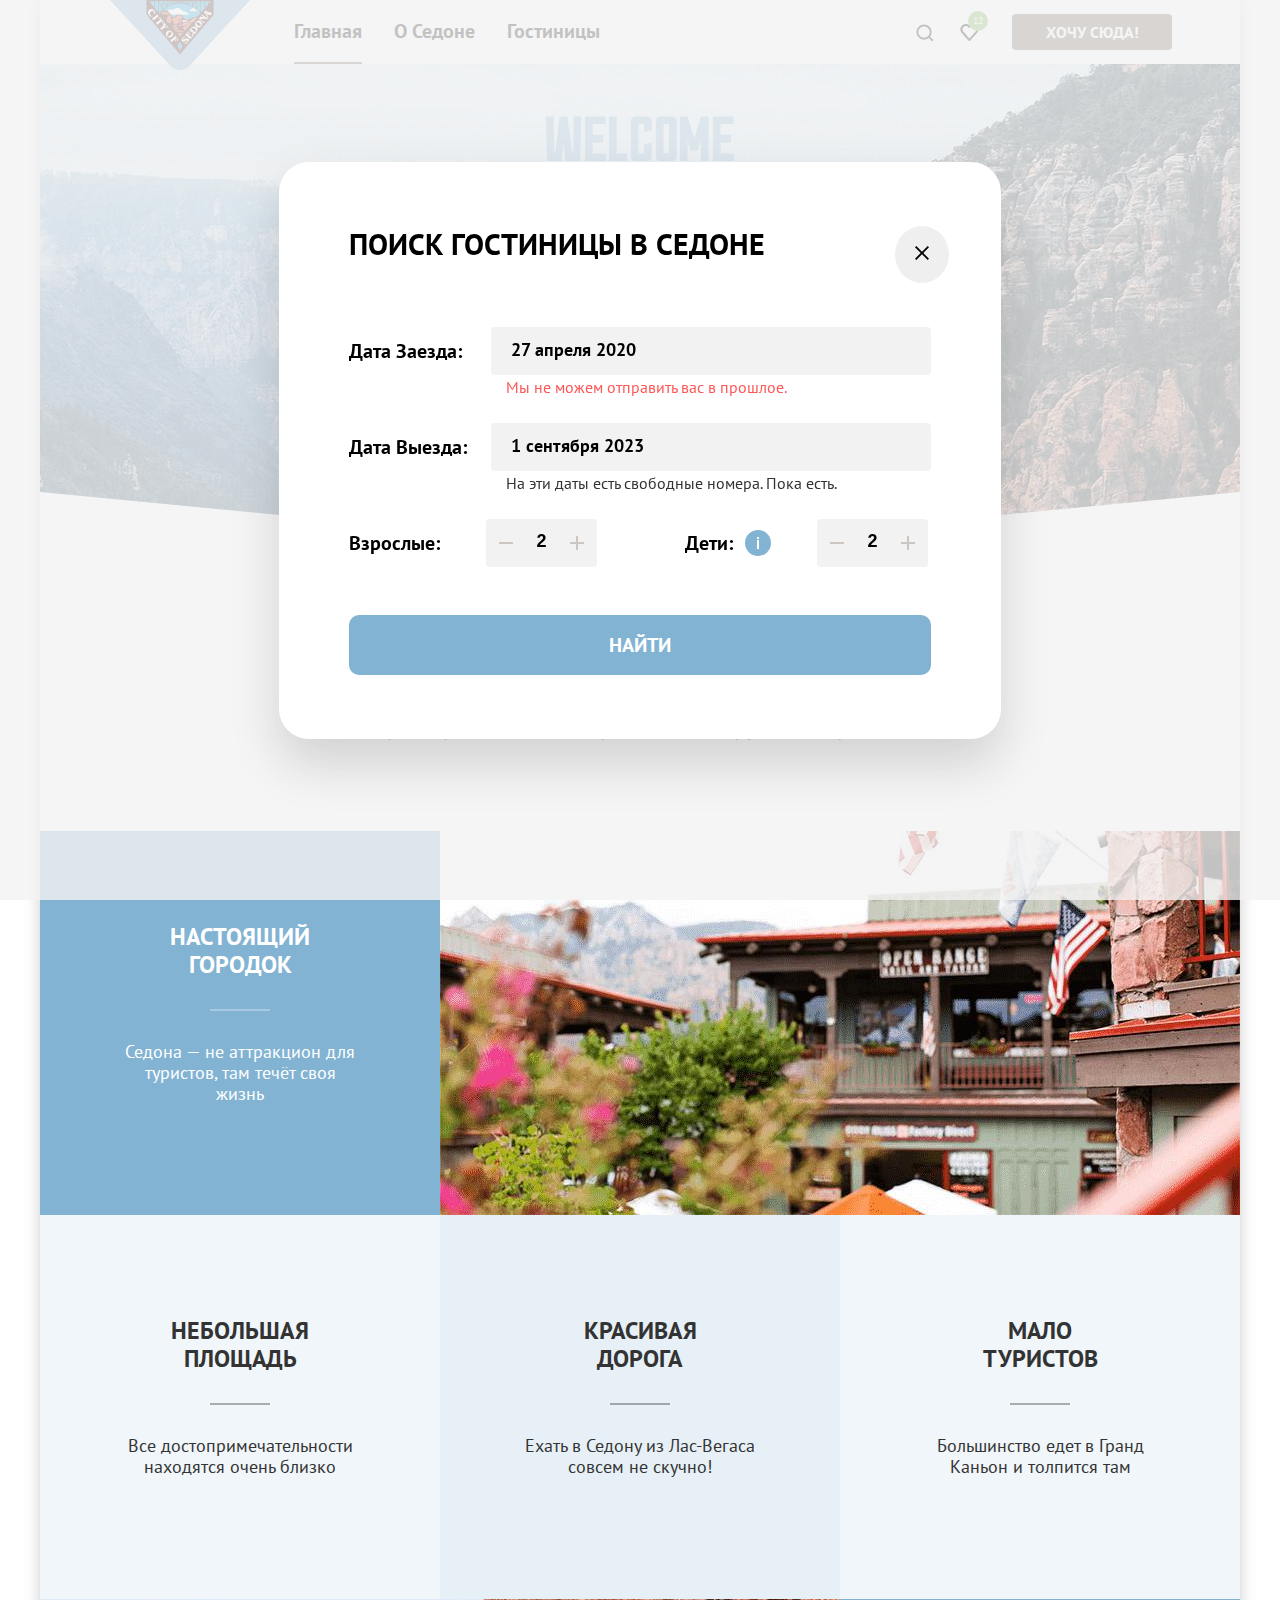
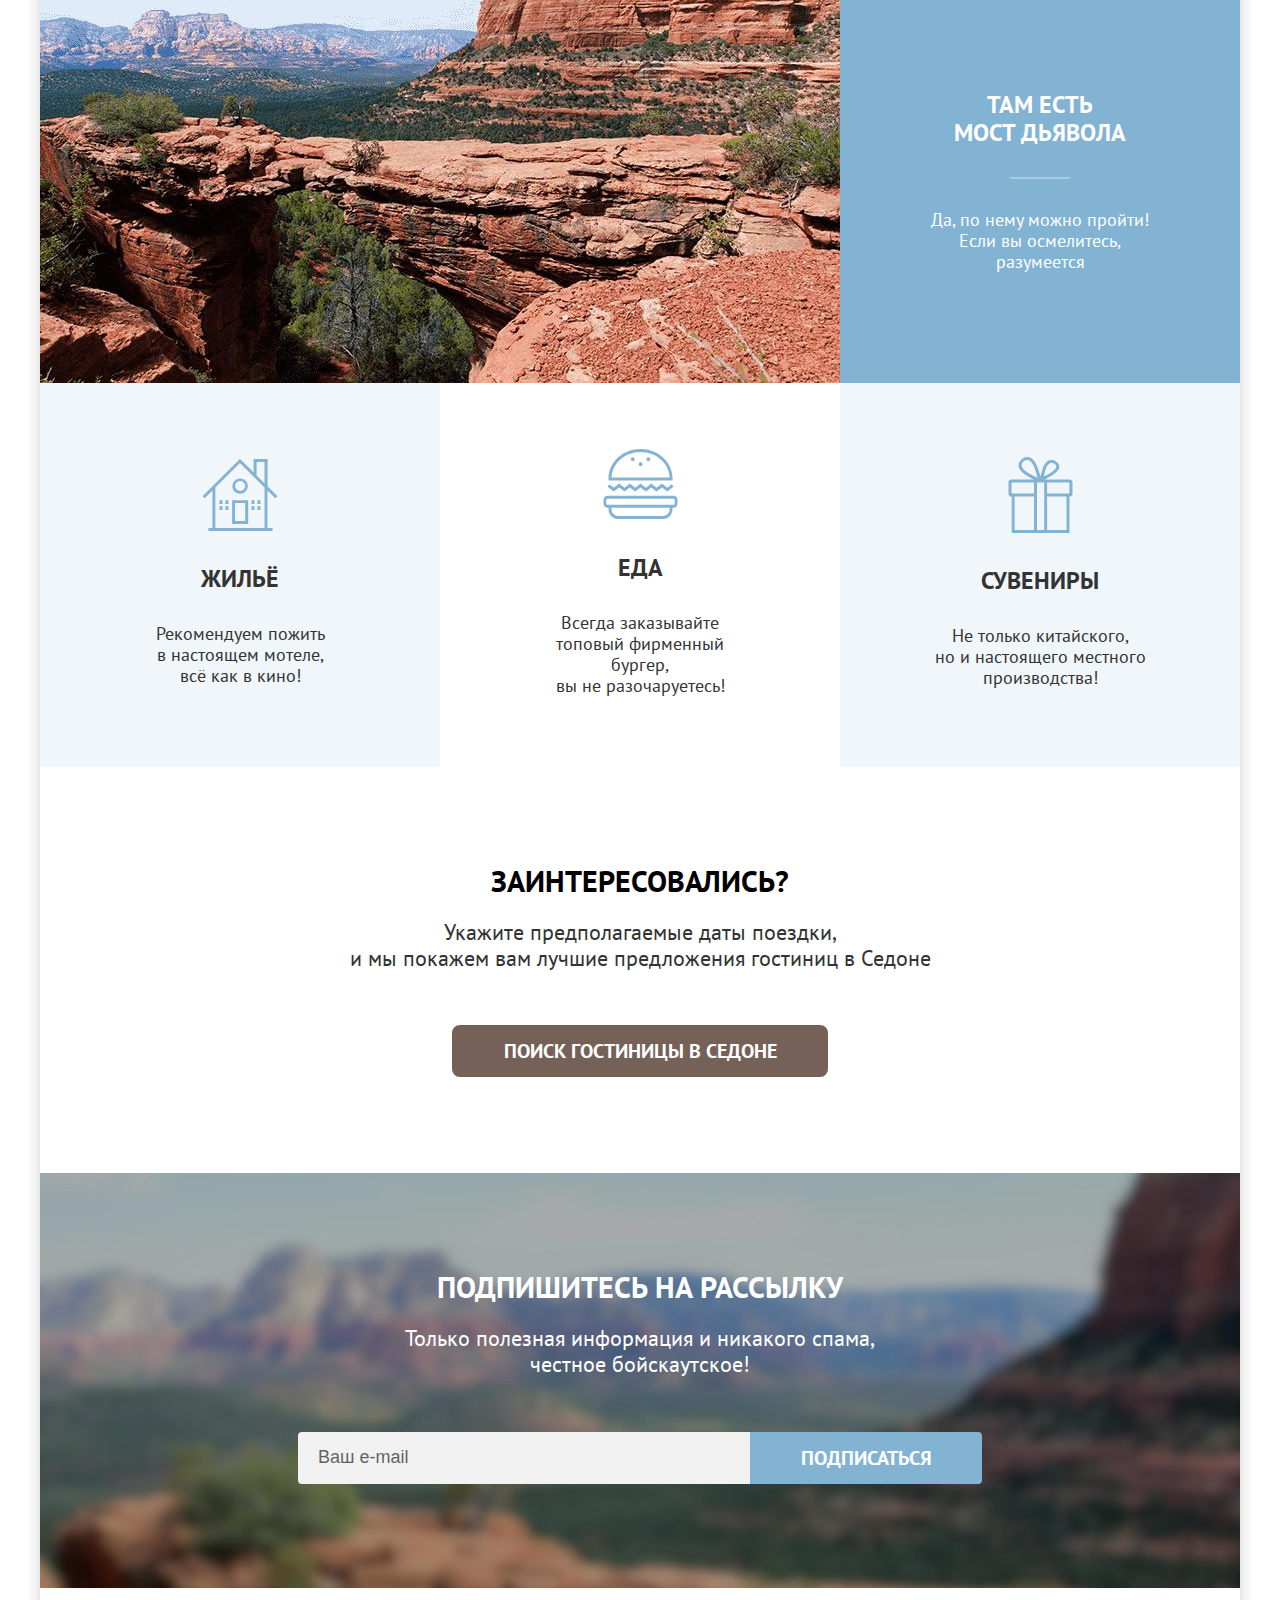
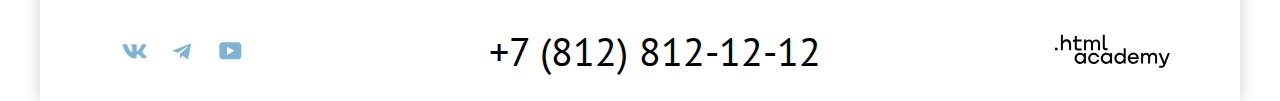
<file: 9/index.html>
<!DOCTYPE html>
<html lang="ru">
  <head>
    <meta charset="utf-8">
    <title>HTML Academy: Седона</title>
    <link rel="stylesheet" href="styles/styles.css">
    <link rel="icon" href="favicon.ico">
    <base href="https://htmlacademy-htmlcss.github.io/2209039-sedona-35/9/">
</head>
  <body>
    <div class="page-container">
    <header class="main-header">
      <nav class="navigation main-navigation">
        <a class="logo-link">
          <img src="images/header/sedona-logo.svg" width="140" height="70" alt="логотип.">
         </a>
        <ul class="navigation-list">
          <li class="navigation-item">
            <a class="navigation-link navigation-link-current">Главная</a>
          </li>
          <li class="navigation-item">
            <a class="navigation-link" href="#">О Седоне</a>
          </li>
          <li class="navigation-item">
            <a class="navigation-link" href="catalog.html">Гостиницы</a>
          </li>
        </ul>
          <ul class="navigation-user">
            <li class="navigation-item">
              <a class="navigation-link-user" href="#">
                <svg aria-hidden="true" focusable="false" width="18" height="18" viewBox="0 0 19 19" fill="none" xmlns="http://www.w3.org/2000/svg">
                  <path d="M18.5 17.0083L14.8 13.3287C15.8 12.0359 16.5 10.3453 16.5 8.4558C16.5 4.08011 12.9 0.5 8.5 0.5C4.1 0.5 0.5 4.17956 0.5 8.55525C0.5 12.9309 4.1 16.511 8.5 16.511C10.3 16.511 12 15.9144 13.4 14.8204L17.1 18.5L18.5 17.0083ZM8.5 14.5221C5.2 14.5221 2.5 11.837 2.5 8.55525C2.5 5.27348 5.2 2.5884 8.5 2.5884C11.8 2.5884 14.5 5.27348 14.5 8.55525C14.5 11.837 11.8 14.5221 8.5 14.5221Z" fill="black"/>
                </svg>
                <span class="visually-hidden">Поиск</span>
              </a>
            </li>
            <li class="navigation-item">
              <a class="navigation-link-user" href="#">
                <svg aria-hidden="true" focusable="false" width="19" height="17" viewBox="0 0 19 17" fill="none" xmlns="http://www.w3.org/2000/svg">
                  <path d="M9.3 17a.9.9 0 0 1-.8-.4c-5.4-6.1-6.7-7.5-7-7.9A5.4 5.4 0 0 1 5.9 0c1.3 0 2.5.5 3.5 1.3a5.46 5.46 0 0 1 9 4.1c0 1.3-.5 2.5-1.3 3.4l-7 7.9c-.2.2-.4.3-.8.3Zm-6-9.5c.3.4 3.5 4 6.1 6.9l6.2-7c.5-.5.7-1.2.7-2 0-1.8-1.5-3.3-3.3-3.3-1 0-2 .5-2.7 1.3-.3.3-.6.4-.9.4-.3 0-.6-.2-.8-.4-.7-.8-1.7-1.3-2.7-1.3-1.8 0-3.3 1.5-3.3 3.3-.1.9.3 1.6.7 2.1-.1 0-.1 0 0 0Z" fill="#000"/>
                </svg>
                <span class="visually-hidden">Избранное</span>
                <span class="favorites-number">12</span>
              </a>
            </li>
            <li class="navigation-item">
              <a class="navigation-link button-brown button-form" href="#">Хочу сюда!</a>
            </li>
          </ul>
      </nav>
    </header>

    <main class="main-container main-index">
      <h1 class="visually-hidden">Седона.</h1>
        <div class="hero">
          <img class="hero-image" src="images/background-photos/welcome.svg" width="458" height="352" alt="Wlecome to the gorgeous SEDONA. Because the Grand Canyon sucks!">
        </div>
        <section class="advantages">
          <h2 class="visually-hidden">Преимущества.</h2>
          <p class="short-description">Седона — небольшой городок в Аризоне,
            заслуживающий большего!</p>
            <p class="advantages-list-preview">Рассмотрим причины, по которым Седона круче, чем Гранд-Каньон!</p>
            <ul class="advantages-list">
              <li class="advantages-item">
                <div class="advantages-first-block">
                  <div class="first-block-text-container">
                    <h3 class="advantages-title">Настоящий городок</h3>
                    <p class="advantages-description">Седона — не аттракцион для туристов, там течёт своя жизнь</p>
                  </div>
                  <img src="images/index-main-content/photo-1.jpg" width="800" height="384" alt="фотография города.">
                </div>
                <ul class="advantages-list-inner">
                  <li class="advantages-item-inner advantages-item-town">
                    <p class="advantages-title-inner">Небольшая<br>площадь</p>
                    <p class="advantages-description-inner">Все достопримечательности находятся очень близко</p>
                  </li>
                  <li class="advantages-item-inner advantages-block-blue advantages-item-town">
                    <h4 class="advantages-title-inner">Красивая<br>дорога</h4>
                    <p class="advantages-description-inner">Ехать в Седону из Лас-Вегаса совсем не скучно!</p>
                  </li>
                  <li class="advantages-item-inner advantages-item-town">
                    <b class="advantages-title-inner">Мало<br>туристов</b>
                    <p class="advantages-description-inner">Большинство едет в Гранд Каньон и толпится там</p>
                  </li>
                </ul>
              </li>
              <li class="advantages-item">
                <div class="advantages-first-block">
                  <img src="images/index-main-content/photo-2.jpg" width="800" height="384" alt="мост дьявола.">
                  <div class="first-block-text-container">
                    <h3 class="advantages-title">Там есть<br>мост дьявола</h3>
                    <p class="advantages-description">Да, по нему можно пройти! Если вы осмелитесь, разумеется</p>
                  </div>
                </div>
                <ul class="advantages-list-inner">
                  <li class="advantages-item-inner advantages-item-inner-service advantages-housing">
                    <b class="advantages-title-inner">Жильё</b>
                    <p class="advantages-description-inner">Рекомендуем пожить<br>в настоящем мотеле,<br>всё как в кино!</p>
                  </li>
                  <li class="advantages-item-inner advantages-item-inner-service advantages-block-white advantages-food">
                    <b class="advantages-title-inner">Еда</b>
                    <p class="advantages-description-inner">Всегда заказывайте<br>топовый фирменный бургер,<br>вы не разочаруетесь!</p>
                  </li>
                  <li class="advantages-item-inner advantages-item-inner-service advantages-souvenirs">
                    <b class="advantages-title-inner">Сувениры</b>
                    <p class="advantages-description-inner">Не только китайского,<br>но и настоящего местного<br>производства!</p>
                  </li>
                </ul>
              </li>
            </ul>
        </section>
        <section class="inn-search">
          <h2 class="visually-hidden">Поиск гостиницы.</h2>
          <span class="short-description short-description-search">Заинтересовались?</span>
          <p class="advantages-list-preview-search">Укажите предполагаемые даты поездки,<br> и мы покажем вам лучшие предложения гостиниц в Седоне</p>
          <a class="button-brown inn-search-button" href="catalog.html">ПОИСК ГОСТИНИЦЫ В седоне</a>
        </section>
    </main>

    <footer class="footer">
      <div class="footer-container">
      <section class="newsletter-with-pic">
          <h2 class="subscribe subscribe-title">Подпишитесь на рассылку</h2>
          <p class="subscribe subscribe-text">Только полезная информация и никакого спама, честное бойскаутское!</p>
          <form class="newsletter-form" action="https://echo.htmlacademy.ru" method="post">
            <label class="visually-hidden" for="newsletter-email"></label>
            <input class="field" placeholder="Ваш e-mail" type="email" name="newsletter-email" id="newsletter-email" required>
            <button class="button newsletter-button button-blue" type="submit">
              <span class="newsletter-button-text">Подписаться</span>
            </button>
          </form>
      </section>
      <div class="footer-bottom">
        <section class="footer-social">
          <h2 class="visually-hidden">Подпишитесь на наши социальные сети!</h2>
          <ul class="footer-social-list">
            <li class="footer-social-item">
              <a aria-label="Вконтакте." class="social-button" href="https://vk.com/htmlacademy">
                <svg aria-hidden="true" focusable="false" class="social-icon" xmlns="http://www.w3.org/2000/svg" width="25" height="15" fill="none" viewBox="0 0 25 15">
                  <path fill="#83B3D3" fill-rule="evenodd" d="M24.116 1.804c.166-.546 0-.948-.795-.948h-2.625c-.668 0-.976.347-1.143.73 0 0-1.335 3.196-3.226 5.272-.612.602-.89.793-1.224.793-.167 0-.418-.19-.418-.738V1.804c0-.656-.184-.948-.74-.948H9.817c-.417 0-.668.304-.668.593 0 .621.946.765 1.043 2.513V7.76c0 .833-.153.984-.487.984-.89 0-3.055-3.21-4.34-6.885-.249-.715-.5-1.003-1.172-1.003H1.566c-.75 0-.9.347-.9.73 0 .682.89 4.07 4.145 8.551 2.17 3.06 5.225 4.72 8.008 4.72 1.67 0 1.875-.369 1.875-1.004V11.54c0-.737.158-.884.687-.884.39 0 1.057.192 2.615 1.667 1.78 1.75 2.073 2.533 3.075 2.533h2.625c.75 0 1.126-.368.91-1.096-.238-.724-1.088-1.775-2.215-3.022-.612-.71-1.53-1.475-1.809-1.858-.389-.49-.278-.71 0-1.147 0 0 3.2-4.426 3.533-5.929h.001Z" clip-rule="evenodd"/>
                </svg>
                 <span class="visually-hidden">Вконтакте</span>
                </a>
            <li class="footer-social-item">
              <a aria-label="Телеграм." class="social-button" href="https://t.me/htmlacademy">
                <svg aria-hidden="true" focusable="false" class="social-icon" xmlns="http://www.w3.org/2000/svg" width="18" height="16" fill="none" viewBox="0 0 18 16">
                  <path fill="#83B3D3" d="M16.785.956.84 7.104C-.248 7.541-.24 8.148.64 8.42l4.094 1.277 9.472-5.976c.448-.272.857-.126.52.173l-7.673 6.925H7.05l.002.001-.283 4.22c.414 0 .597-.19.829-.414l1.988-1.934 4.136 3.055c.762.42 1.31.205 1.5-.706l2.715-12.795c.278-1.114-.425-1.618-1.153-1.29Z"/>
                </svg>
                  <span class="visually-hidden">Телеграм</span>
                </a>
            </li>
            <li class="footer-social-item">
              <a aria-label="YouTube." class="social-button" href="https://www.youtube.com/user/htmlacademy">
                <svg aria-hidden="true" focusable="false" class="social-icon" xmlns="http://www.w3.org/2000/svg" width="23" height="18" fill="none" viewBox="0 0 23 18">
                  <path fill="#83B3D3" d="M18.94.356H3.507C1.647.356.333 1.95.333 3.756V13.85c0 1.913 1.314 3.506 3.174 3.506H19.16c1.642 0 3.174-1.593 3.174-3.4v-10.2c-.219-1.806-1.532-3.4-3.393-3.4ZM7.995 12.894V4.819l7.333 4.037-7.333 4.038Z"/>
                </svg>
                <span class="visually-hidden">YouTube</span>
              </a>
            </li>
          </ul>
        </section>
        <section class="footer-phone">
          <h2 class="visually-hidden">Наш номер телефона.</h2>
          <a class="footer-phone-number" href="tel:+78128121212">+7 (812) 812-12-12</a>
        </section>
        <div class="footer-logo">
          <a class="footer-logo-link" href="https://htmlacademy.ru">
            <svg xmlns="http://www.w3.org/2000/svg" width="115" height="34" fill="none" viewBox="0 0 115 34">
              <path fill="#000" d="M0 13.723v2.6h2.5v-2.6H0ZM11.6 5.323c-1.6 0-2.8.7-3.6 1.7h-.1v-6.2h-2v15.5h2v-5.3c0-2.1 1.3-3.6 3.3-3.6 1.8 0 2.9 1.4 2.9 3.2v5.7h2v-6.1c.1-3-1.8-4.9-4.5-4.9ZM26.6 5.623h-4.8v-3.7h-2v3.8h-1.9v2h1.9v6c0 1.7 1 2.7 2.7 2.7h4.1v-2h-3.7c-.7 0-1.1-.4-1.1-1.1v-5.7h4.8v-2ZM41.1 5.423c-1.6 0-2.9.8-3.5 2.1h-.1c-.6-1.2-1.8-2.1-3.4-2.1-1.4 0-2.5.8-3.1 1.8h-.1v-1.6H29v10.6h2v-5.4c0-2 1-3.5 2.6-3.5 1.5 0 2.4 1 2.4 2.6v6.3h2v-5.6c0-2.4 1.4-3.3 2.6-3.3 1.5 0 2.4 1 2.4 2.6v6.3h2v-6.5c.1-2.5-1.4-4.3-3.9-4.3ZM47.8 13.523c0 1.7 1 2.7 2.8 2.7h2v-2h-1.7c-.7 0-1.1-.4-1.1-1.1V.823h-2v12.7ZM28.9 20.523c-.9-1.1-2.2-1.8-3.9-1.8-3.1 0-5.4 2.3-5.4 5.6s2.3 5.6 5.4 5.6c1.8 0 3-.8 3.8-1.9h.1v1.6h2v-10.6h-2v1.5Zm-3.6 7.4c-2.2 0-3.6-1.6-3.6-3.6s1.4-3.6 3.6-3.6 3.6 1.6 3.6 3.6c0 1.9-1.4 3.6-3.6 3.6ZM44.2 22.823c-.5-2.4-2.6-4.1-5.4-4.1-3.4 0-5.6 2.5-5.6 5.6 0 3.1 2.2 5.6 5.6 5.6 2.8 0 4.9-1.8 5.4-4.2h-2.1c-.4 1.3-1.7 2.3-3.3 2.3-2.2 0-3.6-1.6-3.6-3.6s1.4-3.6 3.6-3.6c1.6 0 2.8 1 3.3 2.2h2.1v-.2ZM55.1 20.523c-.9-1.1-2.2-1.8-3.9-1.8-3.1 0-5.4 2.3-5.4 5.6s2.3 5.6 5.4 5.6c1.8 0 3-.8 3.8-1.9h.1v1.6h2v-10.6h-2v1.5Zm-3.6 7.4c-2.2 0-3.6-1.6-3.6-3.6s1.4-3.6 3.6-3.6 3.6 1.6 3.6 3.6c0 1.9-1.5 3.6-3.6 3.6ZM68.7 20.623c-.9-1.1-2.2-1.9-3.9-1.9-3.1 0-5.4 2.3-5.4 5.6s2.2 5.6 5.4 5.6c1.7 0 3-.8 3.8-1.8h.1v1.5h2v-15.4h-2v6.4Zm-3.6 7.3c-2.2 0-3.6-1.6-3.6-3.6s1.4-3.6 3.6-3.6 3.6 1.6 3.6 3.6c-.1 2-1.5 3.6-3.6 3.6ZM78.3 18.723c-3.3 0-5.5 2.5-5.5 5.6 0 3 2.1 5.6 5.5 5.6 2.5 0 4.5-1.3 5.2-3.6h-2.1c-.5 1-1.6 1.6-3 1.6-1.9 0-3.3-1.3-3.4-2.9h8.8c.2-3.6-2-6.3-5.5-6.3Zm0 1.9c1.7 0 3 1 3.3 2.6h-6.5c.3-1.5 1.5-2.6 3.2-2.6ZM98.2 18.723c-1.6 0-2.9.8-3.6 2h-.1c-.6-1.2-1.8-2-3.4-2-1.4 0-2.5.7-3.1 1.8v-1.5h-1.9v10.6h2v-5.4c0-2 1-3.4 2.6-3.5 1.5 0 2.4 1 2.4 2.6v6.3h2v-5.6c0-2.4 1.4-3.3 2.6-3.3 1.5 0 2.4 1 2.4 2.6v6.3h2v-6.5c.1-2.6-1.4-4.4-3.9-4.4ZM109.4 27.823l-3.6-8.9h-2.2l4.8 11.6c-.3.9-.7 1.2-1.7 1.2h-2.5v2h2.5c1.8 0 2.8-.8 3.5-2.6l4.7-12.2h-2.1l-3.4 8.9Z"/>
            </svg>
            <span class="visually-hidden">Логотип HTML Academy</span>
          </a>
        </div>
        </div>
        </div>
    </footer>
  </div>

    <div class="modal-form-container">
      <div class="modal">
        <span class="modal-form-name">Поиск гостиницы в Седоне</span>
        <button class="modal-form-close-button" type="button" value="close">
          <svg class="modal-close-icon" aria-hidden="true" focusable="false" xmlns="http://www.w3.org/2000/svg" width="14" height="14" fill="none" viewBox="0 0 14 14">
            <path fill="#000" d="M14 1.292 12.708 0 7 5.708 1.292 0 0 1.292 5.708 7 0 12.708 1.292 14 7 8.292 12.708 14 14 12.708 8.292 7 14 1.292Z"/>
          </svg>
          <span class="visually-hidden">Закрыть</span>
        </button>

        <form class="modal-form" action="https://echo.htmlacademy.ru/" method="post">
          <label class="modal-form-label"><span class="modal-form-label-text">Дата Заезда:</span>
            <input class="modal-form-date" type="text" placeholder="27 апреля 2020" name="date-in" required>
            <span class="underinput-sign date-in-wrong">Мы не можем отправить вас в прошлое.</span>
          </label>

          <label class="modal-form-label"><span class="modal-form-label-text">Дата Выезда:</span>
            <input class="modal-form-date" type="text" placeholder="1 сентября 2023" name="date-out" required>
            <span class="underinput-sign free-room">На эти даты есть свободные номера. Пока есть.</span>
          </label>
          <div class="modal-form-buttons-container">
            <div class="modal-form-buttons">
              <b class="modal-form-label modal-form-label-text modal-form-label-text-select">Взрослые:</b>
                <div class="modal-selector">
                  <button class="modal-form-select-button" type="button" value="less">
                    <svg class="minus-icon" aria-hidden="true" focusable="false" xmlns="http://www.w3.org/2000/svg" width="14" height="2" fill="none" viewBox="0 0 14 2">
                      <path fill="#756157" fill-opacity=".3" d="M0 0v2h14V0H0Z"/>
                    </svg>
                  </button>
                  <input type="text" class="visitors-number" placeholder="2">
                  <button class="modal-form-select-button" type="button" value="more">
                    <svg class="plus-icon" aria-hidden="true" focusable="false" xmlns="http://www.w3.org/2000/svg" width="14" height="14" fill="none" viewBox="0 0 14 14">
                      <path fill="#756157" fill-opacity=".3" d="M14 6H8V0H6v6H0v2h6v6h2V8h6V6Z"/>
                    </svg>
                  </button>
                </div>
            </div>
            <div class="modal-form-buttons">
              <span class="modal-form-label">
                <b class="modal-form-label modal-form-label-text modal-form-label-text-kids">Дети:</b>
                  <span class="tooltip">
                    <button class="tooltip-toggle" type="button" aria-labelledby="tooltip-label-date">
                      <span class="tooltip-text" id="tooltip-label-date" role="tooltip">Укажите количество детей, которые будут с вами, возраст которых от 6 до 18 лет. Дети до 6 лет размещаются бесплатно.</span>
                    </button>
                  </span>
              </span>
                <div class="modal-selector">
                  <button class="modal-form-select-button" type="button" value="less">
                    <svg class="minus-icon" aria-hidden="true" focusable="false" xmlns="http://www.w3.org/2000/svg" width="14" height="2" fill="none" viewBox="0 0 14 2">
                      <path fill="#756157" fill-opacity=".3" d="M0 0v2h14V0H0Z"/>
                    </svg>
                  </button>
                  <input type="text" class="visitors-number" placeholder="2">
                  <button class="modal-form-select-button" type="button" value="more">
                    <svg class="plus-icon" aria-hidden="true" focusable="false" xmlns="http://www.w3.org/2000/svg" width="14" height="14" fill="none" viewBox="0 0 14 14">
                      <path fill="#756157" fill-opacity=".3" d="M14 6H8V0H6v6H0v2h6v6h2V8h6V6Z"/>
                    </svg>
                  </button>
                </div>
            </div>
          </div>
          <a class="modal-form-send-button button-blue" href="#">Найти</a>
        </form>
      </div>
    </div>
  </body>
</html>
</file>
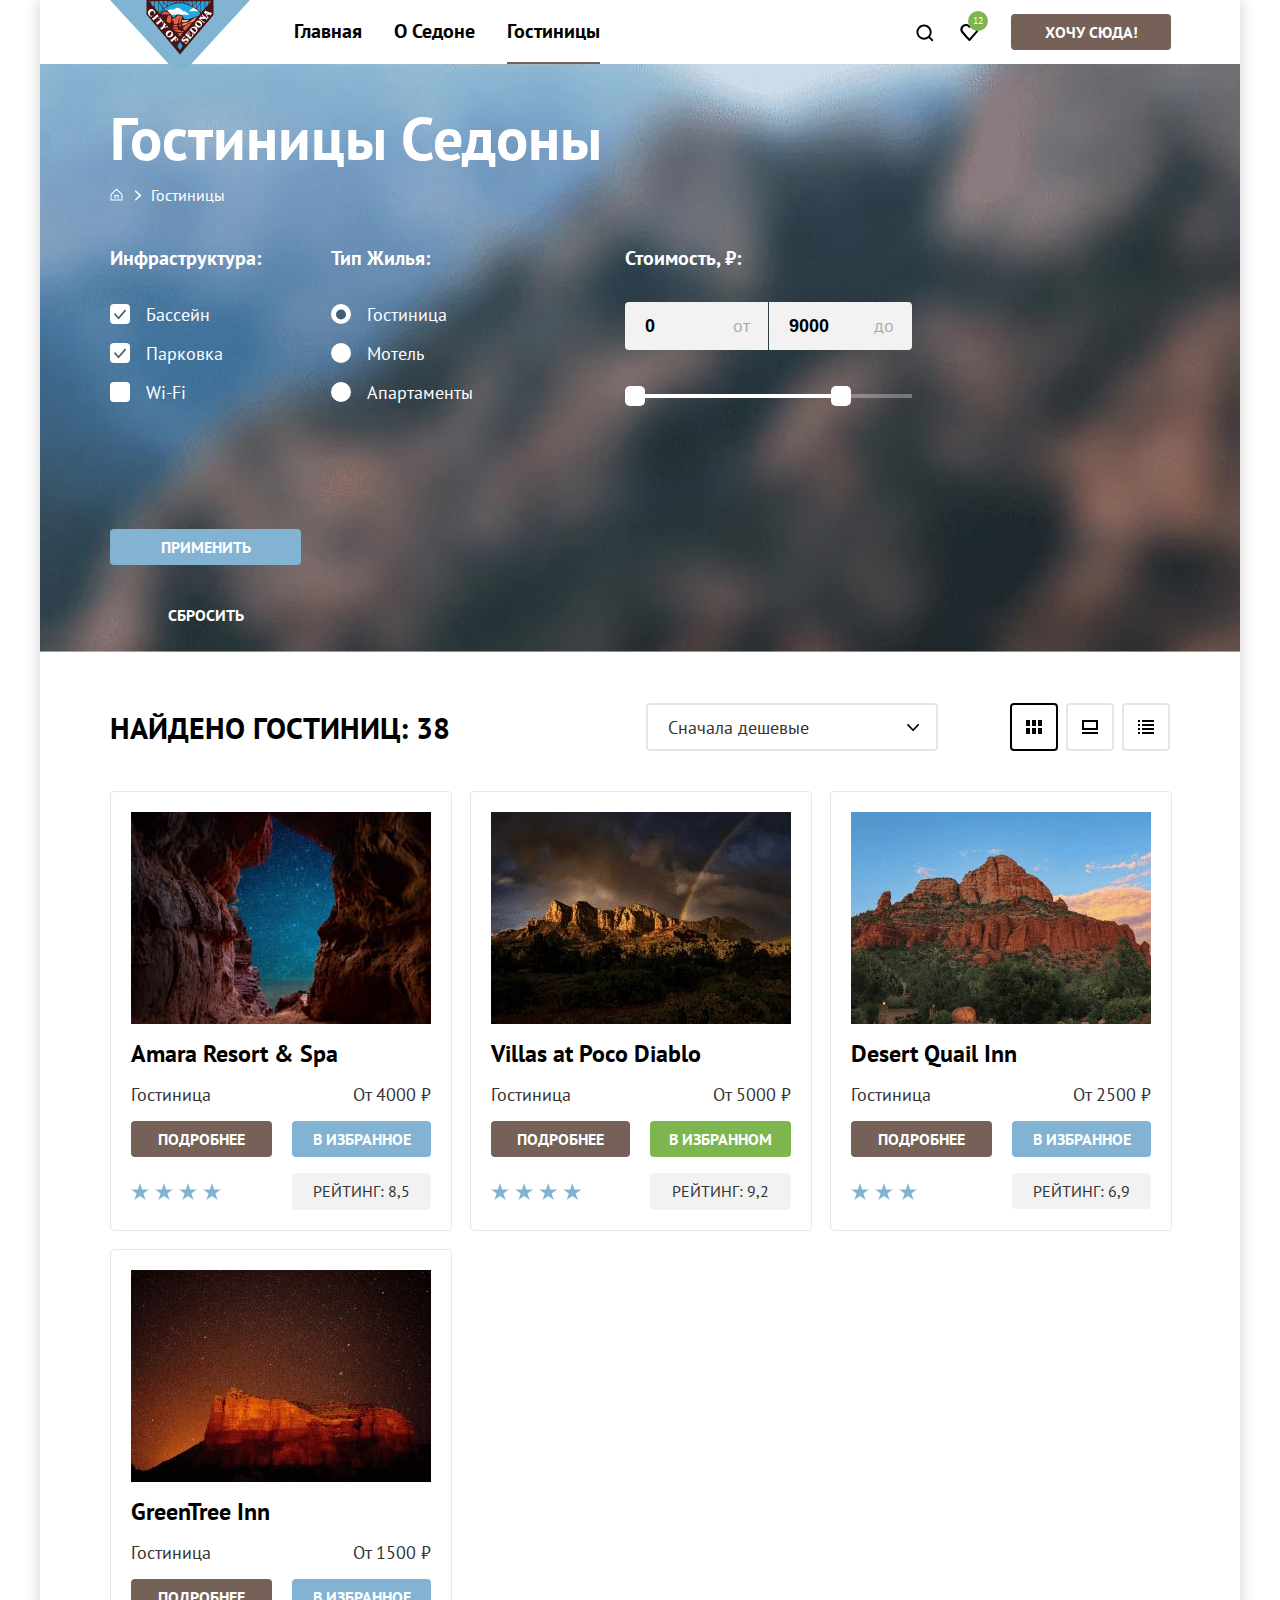
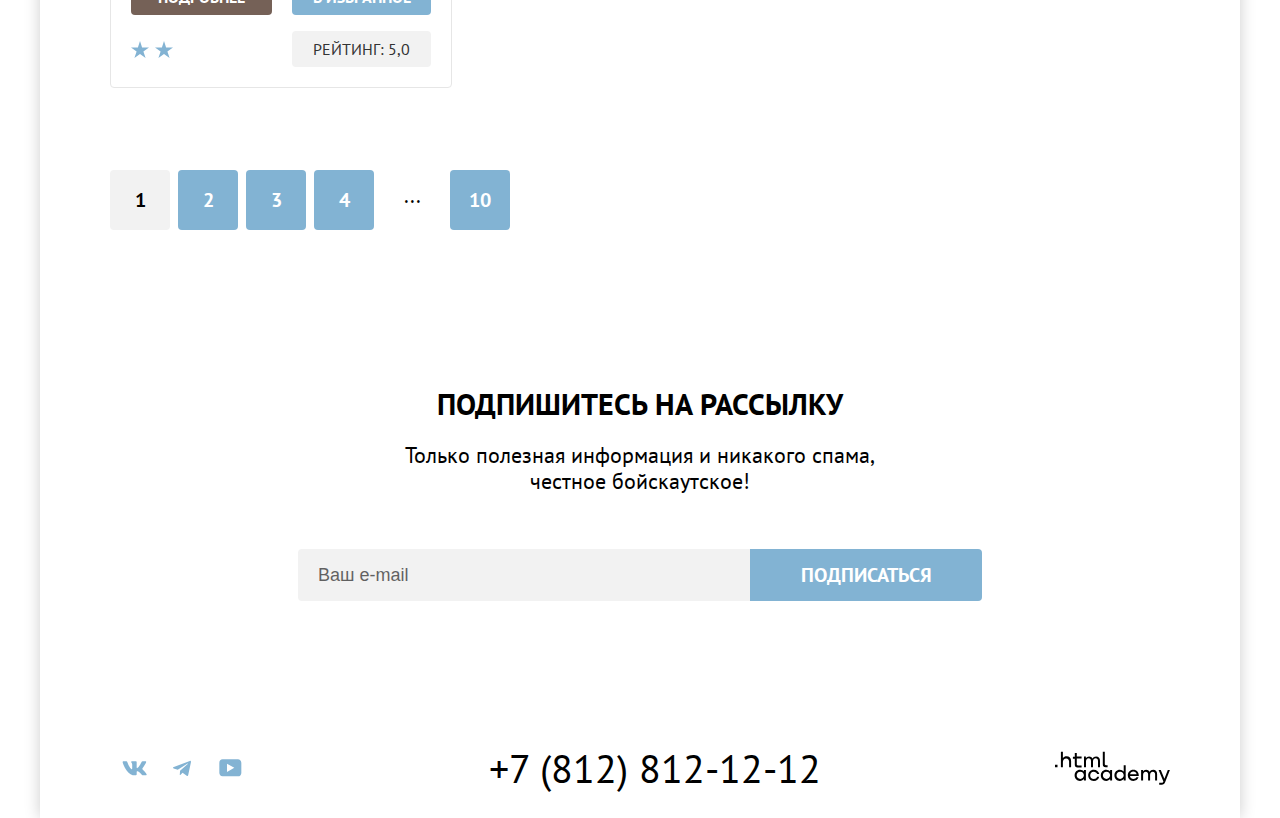
<file: catalog.html>
<!DOCTYPE html>
<html lang="ru">
  <head>
    <meta charset="utf-8">
    <title>Каталог</title>
    <link rel="stylesheet" href="styles/styles.css">
    <link rel="icon" href="favicon.ico">
    <link rel="icon" type="image/png" href="./images/favicon.png">
  </head>
  <body>
    <div class="page-container">
      <header class="main-header">
        <nav class="navigation main-navigation">
          <a class="logo-link" href="./index.html">
            <img src="images/header/sedona-logo.svg" width="140" height="70" alt="логотип.">
           </a>
          <ul class="navigation-list">
            <li class="navigation-item">
              <a class="navigation-link" href="index.html">Главная</a>
            </li>
            <li class="navigation-item">
              <a class="navigation-link" href="#">О Седоне</a>
            </li>
            <li class="navigation-item">
              <a class="navigation-link navigation-link-current" href="#">Гостиницы</a>
            </li>
          </ul>
            <ul class="navigation-user">
              <li class="navigation-item">
                <a class="navigation-link-user" href="#">
                  <svg aria-hidden="true" focusable="false" width="18" height="18" viewBox="0 0 19 19" fill="none" xmlns="http://www.w3.org/2000/svg">
                    <path d="M18.5 17.0083L14.8 13.3287C15.8 12.0359 16.5 10.3453 16.5 8.4558C16.5 4.08011 12.9 0.5 8.5 0.5C4.1 0.5 0.5 4.17956 0.5 8.55525C0.5 12.9309 4.1 16.511 8.5 16.511C10.3 16.511 12 15.9144 13.4 14.8204L17.1 18.5L18.5 17.0083ZM8.5 14.5221C5.2 14.5221 2.5 11.837 2.5 8.55525C2.5 5.27348 5.2 2.5884 8.5 2.5884C11.8 2.5884 14.5 5.27348 14.5 8.55525C14.5 11.837 11.8 14.5221 8.5 14.5221Z" fill="black"/>
                  </svg>
                  <span class="visually-hidden">Поиск</span>
                </a>
              </li>
              <li class="navigation-item">
                <a class="navigation-link-user" href="#">
                  <svg aria-hidden="true" focusable="false" width="19" height="17" viewBox="0 0 19 17" fill="none" xmlns="http://www.w3.org/2000/svg">
                    <path d="M9.3 17a.9.9 0 0 1-.8-.4c-5.4-6.1-6.7-7.5-7-7.9A5.4 5.4 0 0 1 5.9 0c1.3 0 2.5.5 3.5 1.3a5.46 5.46 0 0 1 9 4.1c0 1.3-.5 2.5-1.3 3.4l-7 7.9c-.2.2-.4.3-.8.3Zm-6-9.5c.3.4 3.5 4 6.1 6.9l6.2-7c.5-.5.7-1.2.7-2 0-1.8-1.5-3.3-3.3-3.3-1 0-2 .5-2.7 1.3-.3.3-.6.4-.9.4-.3 0-.6-.2-.8-.4-.7-.8-1.7-1.3-2.7-1.3-1.8 0-3.3 1.5-3.3 3.3-.1.9.3 1.6.7 2.1-.1 0-.1 0 0 0Z" fill="#000"/>
                  </svg>
                  <span class="visually-hidden">Избранное</span>
                  <span class="favorites-number">12</span>
                </a>
              </li>
              <li class="navigation-item">
                <a class="navigation-link button-brown button-form" href="#">Хочу сюда!</a>
              </li>
            </ul>
        </nav>
      </header>
    <main class="main-container main-inner">
      <div class="inner-header-container">
        <header class="inner-header">
        <h1 class="catalog-title">Гостиницы Седоны</h1>
        <ul class="breadcrumbs">
          <li class="breadcrumbs-item">
            <a class="breadcrumbs-link" href="index.html">
              <svg class="breadcrumbs-icon" aria-hidden="true" focusable="false" width="13" height="13" viewBox="0 0 13 13" fill="none" xmlns="http://www.w3.org/2000/svg">
                <path d="m6.5.5-6 5.8v6.2h12V6.3L6.5.5Zm5 11h-10V6.7l5-4.8 5 4.8v4.8Z"/><path d="M4.5 10.5h1V8h2v2.5h1V7h-4v3.5Z"/>
              </svg>
              <span class="visually-hidden breadcrumbs-homepage-icon">На главную</span>
            </a>
          </li>
          <li class="breadcrumbs-item breadcrumbs-item-next">
            <a class="breadcrumbs-link breadcrumbs-icon">Гостиницы</a>
          </li>
        </ul>
        <section class="catalog-filters">
          <h2 class="visually-hidden">Фильтры для поиска гостиницы.</h2>
          <form class="catalog-filter" action="https://echo.htmlacademy.ru/" method="get">
            <div class="catalog-filter-group">
                <ul class="catalog-filter-list">
                  <li class="catalog-filter-item">
                    <b class="catalog-filter-title">Инфраструктура:</b>
                    <label class="control">
                      <input class="visually-hidden control-input" type="checkbox" name="swimming-pool" checked>
                      <span class="control-mark"></span>
                      Бассейн
                    </label>
                  </li>
                  <li class="catalog-filter-item">
                    <label class="control">
                      <input class="visually-hidden control-input" type="checkbox" name="parking" checked>
                      <span class="control-mark"></span>
                      Парковка
                    </label>
                  </li>
                  <li class="catalog-filter-item">
                    <label class="control">
                      <input class="visually-hidden control-input" type="checkbox" name="wi-fi">
                      <span class="control-mark"></span>
                      Wi-Fi
                    </label>
                  </li>
                </ul>
                <ul class="catalog-filter-list radiobutton-list">
                  <li class="catalog-filter-item">
                    <b class="catalog-filter-title">Тип Жилья:</b>
                    <label class="control">
                      <input class="control-input visually-hidden" type="radio" name="housing-type" value="inn" checked>
                      <span class="control-mark control-mark-radio"></span>
                      Гостиница
                    </label>
                  </li>
                  <li class="catalog-filter-item">
                    <label class="control">
                      <input class="control-input visually-hidden" type="radio" name="housing-type" value="motel">
                      <span class="control-mark control-mark-radio"></span>
                      Мотель
                    </label>
                  </li>
                  <li class="catalog-filter-item">
                    <label class="control">
                      <input class="control-input visually-hidden" type="radio" name="housing-type" value="apartment">
                      <span class="control-mark control-mark-radio"></span>
                      Апартаменты
                    </label>
                  </li>
                </ul>
              <div class="cost-input-container">
                <b class="catalog-filter-title catalog-filter-title-input">Стоимость, ₽:</b>
                  <div class="from-to-container">
                    <label for="from" class="from-to">от</label>
                    <input id="from" class="price-input price-input-from" type="text" name="from" placeholder="0">
                  </div>
                  <div class="from-to-container">
                    <label for="to" class="from-to">до</label>
                    <input id="to" class="price-input price-input-to" type="text" name="to" placeholder="9000">
                  </div>
                <div class="range-scale">
                  <div class="range-bar" style="left: 0; width: 226px;">
                    <button class="button range-toggle toggle-min" type="button">
                      <span class="visually-hidden">Изменить минимальную цену</span>
                    </button>
                    <button class="button range-toggle toggle-max" type="button">
                      <span class="visually-hidden">Изменить максимальную цену</span>
                    </button>
                  </div>
                </div>
              </div>
              <div class="filter-buttons-container">
                <button class="button button-blue filter-button apply-button" type="submit">Применить</button>
                <button class="button button filter-button reset-button button-transparent" type="reset">Сбросить</button>
              </div>
          </div>
          </form>
        </section>
        </header>
      </div>
      <section class="catalog">
        <h2 class="visually-hidden">Каталог гостиниц.</h2>
        <div class="select-control-container">
          <span class="search-result">Найдено гостиниц: 38</span>
            <select class="select-control" aria-label="Сортировка.">
              <option value="cheap">Сначала дешевые</option>
              <option value="popular">Сначала популярные</option>
              <option value="expensive">Сначала дорогие</option>
            </select>
          <div class="sort-button-container">
            <a class="sort-button sort-current sort-tile" aria-label="Показать плиткой." href="#">
              <span class="visually-hidden">Показать плиткой</span>
            </a>
            <a class="sort-button sort-cards" aria-label="Показать карточками." href="#">
              <span class="visually-hidden">Показать карточками</span>
            </a>
            <a class="sort-button sort-list" aria-label="Показать списком." href="#">
              <span class="visually-hidden">Показать списком</span>
            </a>
          </div>
        </div>
        <ul class="inns-card">
          <li class="inn-card-item">
            <img class="inn-card-image" src="images/hotels-catalog/hotel-1.jpg" width="300" height="212" alt="Amara Resort & Spa.">
            <h3 class="inn-card-title">Amara Resort & Spa</h3>
            <span class="inn-type">Гостиница</span>
            <span class="price">От 4000 ₽</span>
            <a class="inn-card-link button-brown" href="inn.html">подробнее</a>
            <button class="button in-favorites button-blue" type="button">в избранное</button>
            <div class="stars-4"><span class="visually-hidden">4 звезды</span></div>
            <span class="rating">Рейтинг: 8,5</span>
          </li>
          <li class="inn-card-item">
            <img class="inn-card-image" src="images/hotels-catalog/hotel-2.jpg" width="300" height="212" alt="Villas at Poco Diablo.">
            <h3 class="inn-card-title">Villas at Poco Diablo</h3>
            <span class="inn-type">Гостиница</span>
            <span class="price">От 5000 ₽</span>
            <a class="inn-card-link button-brown" href="inn.html">подробнее</a>
            <button class="button in-favorites button-blue in-favorites-chosen" type="button">в избранном</button>
            <div class="stars-4"><span class="visually-hidden">4 звезды</span></div>
            <span class="rating">Рейтинг: 9,2</span>
          </li>
          <li class="inn-card-item">
            <img class="inn-card-image" src="images/hotels-catalog/hotel-3.jpg" width="300" height="212" alt="Desert Quail Inn.">
            <h3 class="inn-card-title">Desert Quail Inn</h3>
            <span class="inn-type">Гостиница</span>
            <span class="price">От 2500 ₽</span>
            <a class="inn-card-link button-brown" href="inn.html">подробнее</a>
            <button class="button in-favorites button-blue" type="button">в избранное</button>
            <div class="stars-3"><span class="visually-hidden">3 звезды</span></div>
            <span class="rating">Рейтинг: 6,9</span>
          </li>
          <li class="inn-card-item">
            <img class="inn-card-image" src="images/hotels-catalog/hotel-4.jpg" width="300" height="212" alt="GreenTree Inn.">
            <h3 class="inn-card-title">GreenTree Inn</h3>
            <span class="inn-type">Гостиница</span>
            <span class="price">От 1500 ₽</span>
            <a class="inn-card-link button-brown" href="inn.html">подробнее</a>
            <button class="button in-favorites button-blue" type="button">в избранное</button>
            <div class="stars-2"><span class="visually-hidden">2 звезды</span></div>
            <span class="rating">Рейтинг: 5,0</span>
          </li>
        </ul>
        <ul class="pagination">
          <li class="pagination-item">
            <a class="pagination-link pagination-current">1</a>
          </li>
          <li class="pagination-item">
            <a class="pagination-link" href="#">2</a>
          </li>
          <li class="pagination-item">
            <a class="pagination-link" href="#">3</a>
          </li>
          <li class="pagination-item">
            <a class="pagination-link" href="#">4</a>
          </li>
          <li class="pagination-item">
            <a class="pagination-link pagination-space-between">...</a>
          </li>
          <li class="pagination-item">
            <a class="pagination-link" href="#">10</a>
          </li>
        </ul>
      </section>
    </main>
    <footer class="footer">
      <div class="footer-container">
      <section class="newsletter-with-pic newsletter">
          <h2 class="subscribe subscribe-title">Подпишитесь на рассылку</h2>
          <p class="subscribe subscribe-text">Только полезная информация и никакого спама, честное бойскаутское!</p>
          <form class="newsletter-form" action="https://echo.htmlacademy.ru" method="post">
            <label class="visually-hidden" for="newsletter-email">Введите e-mail</label>
            <input class="field" placeholder="Ваш e-mail" type="email" name="newsletter-email" id="newsletter-email" required>
            <button class="button newsletter-button button-blue" type="submit">
              <span class="newsletter-button-text">Подписаться</span>
            </button>
          </form>
      </section>
        <div class="footer-bottom">
        <section class="footer-social">
          <h2 class="visually-hidden">Подпишитесь на наши социальные сети!</h2>
          <ul class="footer-social-list">
            <li class="footer-social-item">
              <a aria-label="Вконтакте." class="social-button" href="https://vk.com/htmlacademy">
                <svg aria-hidden="true" focusable="false" class="social-icon" xmlns="http://www.w3.org/2000/svg" width="25" height="15" fill="none" viewBox="0 0 25 15">
                  <path fill="#83B3D3" fill-rule="evenodd" d="M24.116 1.804c.166-.546 0-.948-.795-.948h-2.625c-.668 0-.976.347-1.143.73 0 0-1.335 3.196-3.226 5.272-.612.602-.89.793-1.224.793-.167 0-.418-.19-.418-.738V1.804c0-.656-.184-.948-.74-.948H9.817c-.417 0-.668.304-.668.593 0 .621.946.765 1.043 2.513V7.76c0 .833-.153.984-.487.984-.89 0-3.055-3.21-4.34-6.885-.249-.715-.5-1.003-1.172-1.003H1.566c-.75 0-.9.347-.9.73 0 .682.89 4.07 4.145 8.551 2.17 3.06 5.225 4.72 8.008 4.72 1.67 0 1.875-.369 1.875-1.004V11.54c0-.737.158-.884.687-.884.39 0 1.057.192 2.615 1.667 1.78 1.75 2.073 2.533 3.075 2.533h2.625c.75 0 1.126-.368.91-1.096-.238-.724-1.088-1.775-2.215-3.022-.612-.71-1.53-1.475-1.809-1.858-.389-.49-.278-.71 0-1.147 0 0 3.2-4.426 3.533-5.929h.001Z" clip-rule="evenodd"/>
                </svg>
                 <span class="visually-hidden">Вконтакте</span>
                </a>
            </li>
            <li class="footer-social-item">
              <a aria-label="Телеграм." class="social-button" href="https://t.me/htmlacademy">
                <svg aria-hidden="true" focusable="false" class="social-icon" xmlns="http://www.w3.org/2000/svg" width="18" height="16" fill="none" viewBox="0 0 18 16">
                  <path fill="#83B3D3" d="M16.785.956.84 7.104C-.248 7.541-.24 8.148.64 8.42l4.094 1.277 9.472-5.976c.448-.272.857-.126.52.173l-7.673 6.925H7.05l.002.001-.283 4.22c.414 0 .597-.19.829-.414l1.988-1.934 4.136 3.055c.762.42 1.31.205 1.5-.706l2.715-12.795c.278-1.114-.425-1.618-1.153-1.29Z"/>
                </svg>
                  <span class="visually-hidden">Телеграм</span>
                </a>
            </li>
            <li class="footer-social-item">
              <a aria-label="YouTube." class="social-button" href="https://www.youtube.com/user/htmlacademy">
                <svg aria-hidden="true" focusable="false" class="social-icon" xmlns="http://www.w3.org/2000/svg" width="23" height="18" fill="none" viewBox="0 0 23 18">
                  <path fill="#83B3D3" d="M18.94.356H3.507C1.647.356.333 1.95.333 3.756V13.85c0 1.913 1.314 3.506 3.174 3.506H19.16c1.642 0 3.174-1.593 3.174-3.4v-10.2c-.219-1.806-1.532-3.4-3.393-3.4ZM7.995 12.894V4.819l7.333 4.037-7.333 4.038Z"/>
                </svg>
                <span class="visually-hidden">YouTube</span>
              </a>
            </li>
          </ul>
        </section>
        <section class="footer-phone">
          <h2 class="visually-hidden">Наш номер телефона.</h2>
          <a class="footer-phone-number" href="tel:+78128121212">+7 (812) 812-12-12</a>
        </section>
        <div class="footer-logo">
          <a class="footer-logo-link" href="https://htmlacademy.ru">
            <svg xmlns="http://www.w3.org/2000/svg" width="115" height="34" fill="none" viewBox="0 0 115 34">
              <path fill="#000" d="M0 13.723v2.6h2.5v-2.6H0ZM11.6 5.323c-1.6 0-2.8.7-3.6 1.7h-.1v-6.2h-2v15.5h2v-5.3c0-2.1 1.3-3.6 3.3-3.6 1.8 0 2.9 1.4 2.9 3.2v5.7h2v-6.1c.1-3-1.8-4.9-4.5-4.9ZM26.6 5.623h-4.8v-3.7h-2v3.8h-1.9v2h1.9v6c0 1.7 1 2.7 2.7 2.7h4.1v-2h-3.7c-.7 0-1.1-.4-1.1-1.1v-5.7h4.8v-2ZM41.1 5.423c-1.6 0-2.9.8-3.5 2.1h-.1c-.6-1.2-1.8-2.1-3.4-2.1-1.4 0-2.5.8-3.1 1.8h-.1v-1.6H29v10.6h2v-5.4c0-2 1-3.5 2.6-3.5 1.5 0 2.4 1 2.4 2.6v6.3h2v-5.6c0-2.4 1.4-3.3 2.6-3.3 1.5 0 2.4 1 2.4 2.6v6.3h2v-6.5c.1-2.5-1.4-4.3-3.9-4.3ZM47.8 13.523c0 1.7 1 2.7 2.8 2.7h2v-2h-1.7c-.7 0-1.1-.4-1.1-1.1V.823h-2v12.7ZM28.9 20.523c-.9-1.1-2.2-1.8-3.9-1.8-3.1 0-5.4 2.3-5.4 5.6s2.3 5.6 5.4 5.6c1.8 0 3-.8 3.8-1.9h.1v1.6h2v-10.6h-2v1.5Zm-3.6 7.4c-2.2 0-3.6-1.6-3.6-3.6s1.4-3.6 3.6-3.6 3.6 1.6 3.6 3.6c0 1.9-1.4 3.6-3.6 3.6ZM44.2 22.823c-.5-2.4-2.6-4.1-5.4-4.1-3.4 0-5.6 2.5-5.6 5.6 0 3.1 2.2 5.6 5.6 5.6 2.8 0 4.9-1.8 5.4-4.2h-2.1c-.4 1.3-1.7 2.3-3.3 2.3-2.2 0-3.6-1.6-3.6-3.6s1.4-3.6 3.6-3.6c1.6 0 2.8 1 3.3 2.2h2.1v-.2ZM55.1 20.523c-.9-1.1-2.2-1.8-3.9-1.8-3.1 0-5.4 2.3-5.4 5.6s2.3 5.6 5.4 5.6c1.8 0 3-.8 3.8-1.9h.1v1.6h2v-10.6h-2v1.5Zm-3.6 7.4c-2.2 0-3.6-1.6-3.6-3.6s1.4-3.6 3.6-3.6 3.6 1.6 3.6 3.6c0 1.9-1.5 3.6-3.6 3.6ZM68.7 20.623c-.9-1.1-2.2-1.9-3.9-1.9-3.1 0-5.4 2.3-5.4 5.6s2.2 5.6 5.4 5.6c1.7 0 3-.8 3.8-1.8h.1v1.5h2v-15.4h-2v6.4Zm-3.6 7.3c-2.2 0-3.6-1.6-3.6-3.6s1.4-3.6 3.6-3.6 3.6 1.6 3.6 3.6c-.1 2-1.5 3.6-3.6 3.6ZM78.3 18.723c-3.3 0-5.5 2.5-5.5 5.6 0 3 2.1 5.6 5.5 5.6 2.5 0 4.5-1.3 5.2-3.6h-2.1c-.5 1-1.6 1.6-3 1.6-1.9 0-3.3-1.3-3.4-2.9h8.8c.2-3.6-2-6.3-5.5-6.3Zm0 1.9c1.7 0 3 1 3.3 2.6h-6.5c.3-1.5 1.5-2.6 3.2-2.6ZM98.2 18.723c-1.6 0-2.9.8-3.6 2h-.1c-.6-1.2-1.8-2-3.4-2-1.4 0-2.5.7-3.1 1.8v-1.5h-1.9v10.6h2v-5.4c0-2 1-3.4 2.6-3.5 1.5 0 2.4 1 2.4 2.6v6.3h2v-5.6c0-2.4 1.4-3.3 2.6-3.3 1.5 0 2.4 1 2.4 2.6v6.3h2v-6.5c.1-2.6-1.4-4.4-3.9-4.4ZM109.4 27.823l-3.6-8.9h-2.2l4.8 11.6c-.3.9-.7 1.2-1.7 1.2h-2.5v2h2.5c1.8 0 2.8-.8 3.5-2.6l4.7-12.2h-2.1l-3.4 8.9Z"/>
            </svg>
            <span class="visually-hidden">Логотип HTML Academy</span>
          </a>
        </div>
        </div>
        </div>
    </footer>
    </div>
  </body>
  </html>
</file>
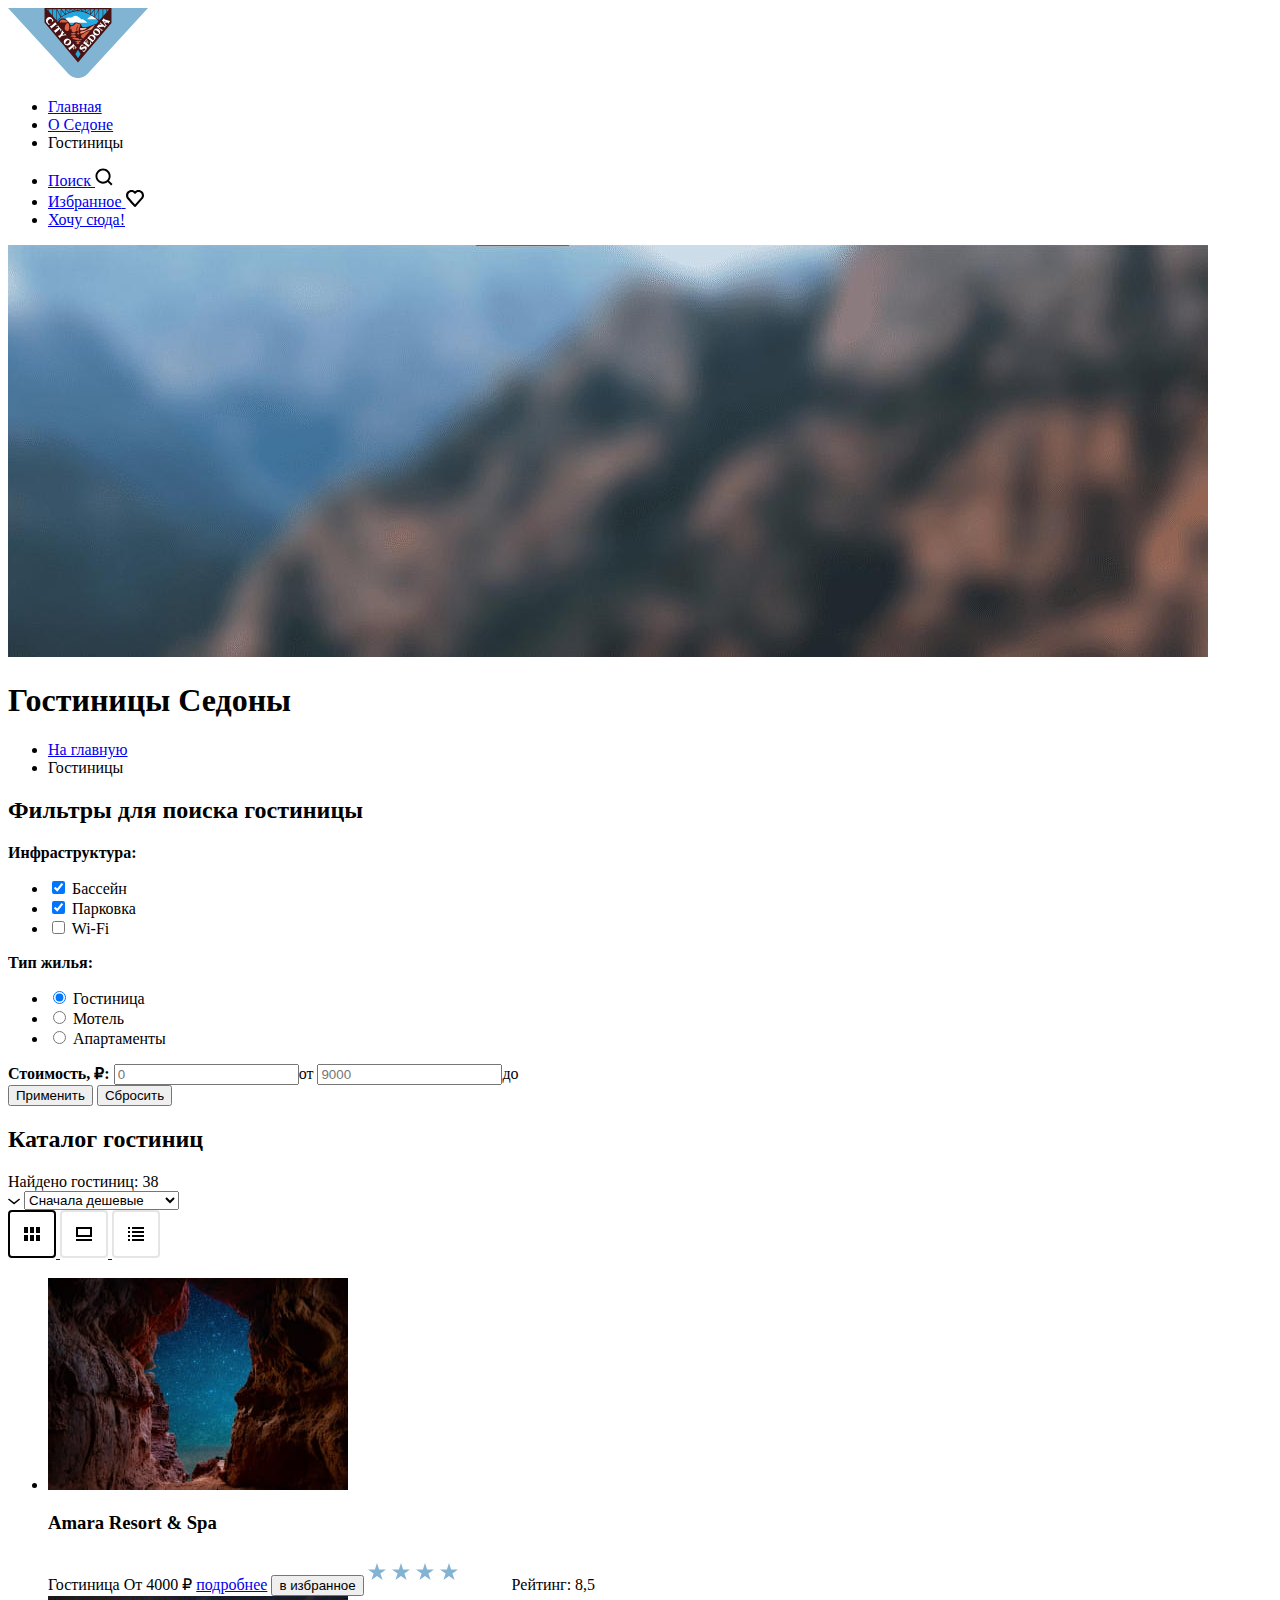
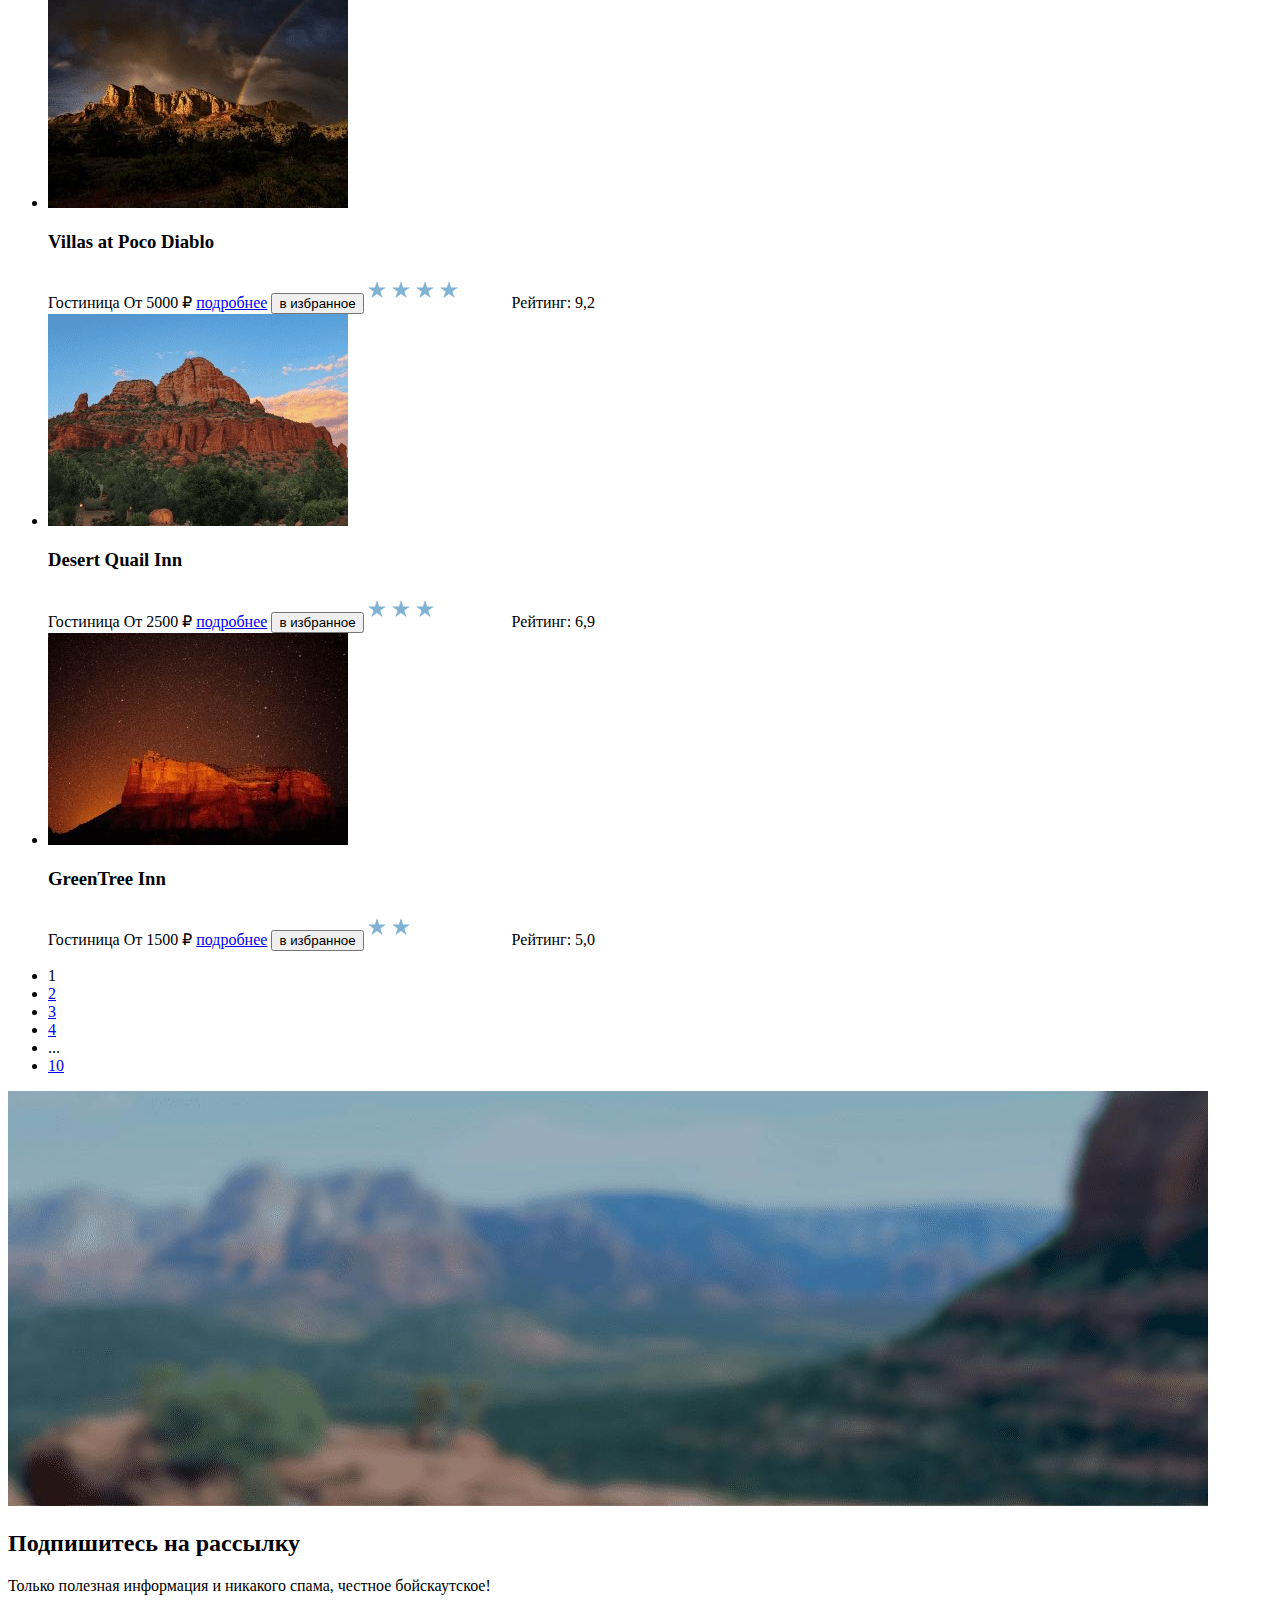
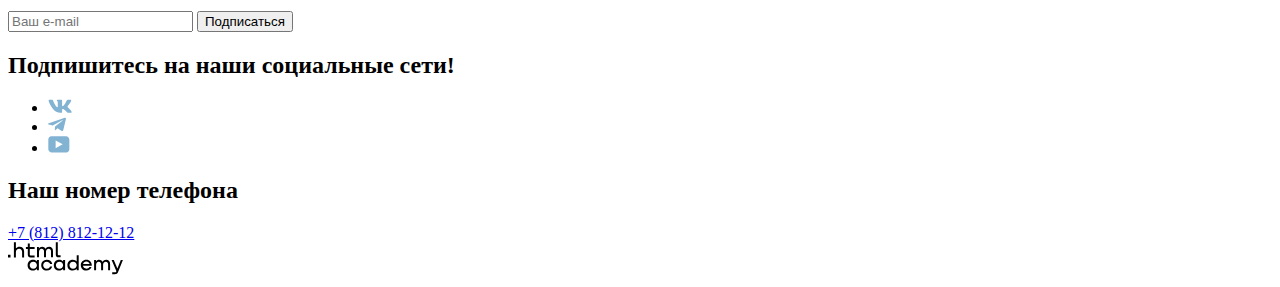
<file: 3/catalog.html>
<!DOCTYPE html>
<html lang="ru">
  <head>
    <meta charset="utf-8">
    <title>Каталог</title>
    <base href="https://htmlacademy-htmlcss.github.io/2209039-sedona-35/3/">
</head>
  <body>
    <header class="main-header">
       <a class="logo-link" href="index.html">
        <img src="images/header/sedona-logo.svg" width="140" height="70" alt="логотип">
       </a>
      <nav class="main-navigation">
        <ul class="navigation-list">
          <li class="navigation-item">
            <a class="navigation-link" href="index.html">Главная</a>
          </li>
          <li class="navigation-item">
            <a class="navigation-link" href="#">О Седоне</a>
          </li>
          <li class="navigation-item">
            <a class="navigation-link navigation-link-current">Гостиницы</a>
          </li>
        </ul>
      </nav>
      <nav class="navigation-user">
        <ul class="navigation-list">
          <li class="navigation-item">
            <a class="navigation-link" href="#">
              <span class="visually-hidden">Поиск</span>
              <img class="navigation-image" src="images/header/search.svg" width="18" height="18" alt="Поиск">
            </a>
          </li>
          <li class="navigation-item">
            <a class="navigation-link" href="#">
              <span class="visually-hidden">Избранное</span>
              <img class="navigation-image" src="images/header/favorite.svg" width="18" height="17" alt="Избранное">
            </a>
          </li>
          <li class="navigation-item">
            <a class="navigation-link button button-form" href="#">Хочу сюда!</a>
          </li>
        </ul>
      </nav>
    </header>
    <main class="main-inner">
      <header class="inner-header">
      <img src="images/background-photos/filter.jpg" width="1200" height="412" alt="размытый каньон">
      <h1>Гостиницы Седоны</h1>
      <ul class="breadcrumbs">
        <li class="breadcrumbs-item">
          <a class="breadcrumbs-link" href="index.html">
            <span class="visually-hidden breadcrumbs-homepage-icon">На главную</span>
          </a>
        </li>
        <li class="breadcrumbs-item">
          <a class="breadcrumbs-link">Гостиницы</a>
        </li>
      </ul>
      </header>
      <section class="catalog-filters">
        <h2 class="visually-hidden">Фильтры для поиска гостиницы</h2>
        <form class="catalog-filter" action="https://echo.htmlacademy.ru/" method="get">
          <div class="catalog-filter-group">
            <b class="catalog-filter-title">Инфраструктура:</b>
              <ul class="catalog-filter-list">
                <li class="catalog-filter-item">
                  <label class="control">
                    <input class="control-input" type="checkbox" name="swimming-pool" checked>
                    Бассейн
                  </label>
                </li>
                <li class="catalog-filter-item">
                  <label class="control">
                    <input class="control-input" type="checkbox" name="parking" checked>
                    Парковка
                  </label>
                </li>
                <li class="catalog-filter-item">
                  <label class="control">
                    <input class="control-input" type="checkbox" name="wi-fi">
                    Wi-Fi
                  </label>
                </li>
              </ul>
          </div>
          <div class="catalog-filter-group">
            <b class="catalog-filter-title">Тип жилья:</b>
              <ul class="catalog-filter-list">
                <li class="catalog-filter-item">
                  <label class="control">
                    <input class="control-input" type="radio" name="housing-type" value="inn" checked>
                    Гостиница
                  </label>
                </li>
                <li class="catalog-filter-item">
                  <label class="control">
                    <input class="control-input" type="radio" name="housing-type" value="motel">
                    Мотель
                  </label>
                </li>
                <li class="catalog-filter-item">
                  <label class="control">
                    <input class="control-input" type="radio" name="housing-type" value="apartment">
                    Апартаменты
                  </label>
                </li>
              </ul>
          </div>
          <div class="catalog-filter-group">
            <b class="catalog-filter-title">Стоимость, ₽:</b>
            <label class="from-to">
              <input type="text" name="from" placeholder="0">от
            </label>
            <label class="from-to">
              <input type="number" name="from" placeholder="9000">до
            </label>
          </div>
          <button class="button apply-button" type="submit">Применить</button>
          <button class="button reset-button" type="reset">Сбросить</button>
        </form>
      </section>
      <section class="catalog">
        <h2 class="visually-hidden">Каталог гостиниц</h2>
        <span class="search-result">Найдено гостиниц: 38</span>
        <div class="select-control-container">
          <img class="select-control-arrow" src="images/hotels-catalog/arrow.svg" width="12" height="7" alt="">
          <select class="select-control" aria-label="Сортировка">
            <option value="cheap">Сначала дешевые</option>
            <option value="popular">Сначала популярные</option>
            <option value="expensive">Сначала дорогие</option>
          </select>
        </div>
        <a class="sort-button sort-current" href="#">
          <img aria-label="Показать плиткой" class="sort-icon" src="images/hotels-catalog/view-tile.svg" width="48" height="48" alt="">
        </a>
        <a aria-label="Показать карточками" class="sort-button" href="#">
          <img class="sort-icon" src="images/hotels-catalog/view-cards.svg" width="48" height="48" alt="">
        </a>
        <a aria-label="Показать списком" class="sort-button" href="#">
          <img class="sort-icon" src="images/hotels-catalog/view-list.svg" width="48" height="48" alt="">
        </a>

        <ul class="inss-card">
          <li class="inn-card-item">
            <img class="inn-card-image" src="images/hotels-catalog/hotel-1.jpg" width="300" height="212" alt="Amara Resort & Spa">
            <h3 class="inn-card-title">Amara Resort & Spa</h3>
            <span class="inn-type">Гостиница</span>
            <span class="inn-price">От 4000 ₽</span>
            <a class="inn-card-link" href="inn.html">подробнее</a>
            <button class="in-favorites" type="button">в избранное</button>
            <img src="images/hotels-catalog/stars-4.svg" width="140" height="37" alt="4 звезды">
            <span class="rating">Рейтинг: 8,5</span>
          </li>
          <li class="inn-card-item">
            <img class="inn-card-image" src="images/hotels-catalog/hotel-2.jpg" width="300" height="212" alt="Villas at Poco Diablo">
            <h3 class="inn-card-title">Villas at Poco Diablo</h3>
            <span class="inn-type">Гостиница</span>
            <span class="price">От 5000 ₽</span>
            <a class="inn-card-link" href="inn.html">подробнее</a>
            <button class="in-favorites" type="button">в избранное</button>
            <img src="images/hotels-catalog/stars-4.svg" width="140" height="37" alt="4 звезды">
            <span class="rating">Рейтинг: 9,2</span>
          </li>
          <li class="inn-card-item">
            <img class="inn-card-image" src="images/hotels-catalog/hotel-3.jpg" width="300" height="212" alt="Desert Quail Inn">
            <h3 class="inn-card-title">Desert Quail Inn</h3>
            <span class="inn-type">Гостиница</span>
            <span class="price">От 2500 ₽</span>
            <a class="inn-card-link" href="inn.html">подробнее</a>
            <button class="in-favorites" type="button">в избранное</button>
            <img src="images/hotels-catalog/stars-3.svg" width="140" height="37" alt="3 звезды">
            <span class="rating">Рейтинг: 6,9</span>
          </li>
          <li class="inn-card-item">
            <img class="inn-card-image" src="images/hotels-catalog/hotel-4.jpg" width="300" height="212" alt="GreenTree Inn">
            <h3 class="inn-card-title">GreenTree Inn</h3>
            <span class="inn-type">Гостиница</span>
            <span class="price">От 1500 ₽</span>
            <a class="inn-card-link" href="inn.html">подробнее</a>
            <button class="in-favorites" type="button">в избранное</button>
            <img src="images/hotels-catalog/stars-2.svg" width="140" height="37" alt="2 звезды">
            <span class="rating">Рейтинг: 5,0</span>
          </li>
        </ul>
        <ul class="pagination">
          <li class="pagination-item">
            <a class="pagination-link pagination-current">1</a>
          </li>
          <li class="pagination-item">
            <a class="pagination-link" href="#">2</a>
          </li>
          <li class="pagination-item">
            <a class="pagination-link" href="#">3</a>
          </li>
          <li class="pagination-item">
            <a class="pagination-link" href="#">4</a>
          </li>
          <li class="pagination-item">
            <a class="pagination-link pagination-space-between">...</a>
          </li>
          <li class="pagination-item">
            <a class="pagination-link" href="#">10</a>
          </li>
        </ul>
      </section>
    </main>

    <footer class="footer">
      <section class="newsletter">
        <img class="newsletter-background-image" width="1200" height="415" src="images/background-photos/subscribe.jpg" alt="размытые горы">
        <h2>Подпишитесь на рассылку</h2>
        <p>Только полезная информация и никакого спама, честное бойскаутское!</p>
        <form class="newsletter-form" action="https://echo.htmlacademy.ru" method="post">
          <label class="visually-hidden" for="newsletter-email"></label>
          <input class="field" placeholder="Ваш e-mail" type="email" name="newsletter-email" id="newsletter-email" required>
          <button class="button newsletter-button" type="submit">
            <span class="newsletter-button-text">Подписаться</span>
          </button>
        </form>
      </section>
      <section class="footer-social">
        <h2 class="visually-hidden">Подпишитесь на наши социальные сети!</h2>
        <ul class="fotter-social-list">
          <li>
            <a aria-label="Вконтакте" class="social-button" href="https://vk.com/htmlacademy">
              <img class="social-icon" src="images/social/social-vk.svg" width="24" height="14" alt="Вконтакте">
            </a>
          <li>
            <a aria-label="Телеграм" class="social-button" href="https://t.me/htmlacademy">
              <img class="social-icon" src="images/social/social-telegram.svg" width="18" height="15" alt="Телеграм">
            </a>
          </li>
          <li>
            <a aria-label="YouTube" class="social-button" href="https://www.youtube.com/user/htmlacademy">
              <img class="social-icon" src="images/social/social-youtube.svg" width="22" height="17" alt="YouTube">
            </a>
          </li>
        </ul>
      </section>
      <section class="footer-phone">
        <h2 class="visually-hidden">Наш номер телефона</h2>
        <a class="footer-phone-number" href="tel:+78128121212">+7 (812) 812-12-12</a>
      </section>
      <a href="https://htmlacademy.ru"><img src="images/htmlacademy-logo.svg" width="115" height="33" alt="логотип htmlacademy">
      </a>
    </footer>
    </body>
  </html>
</file>
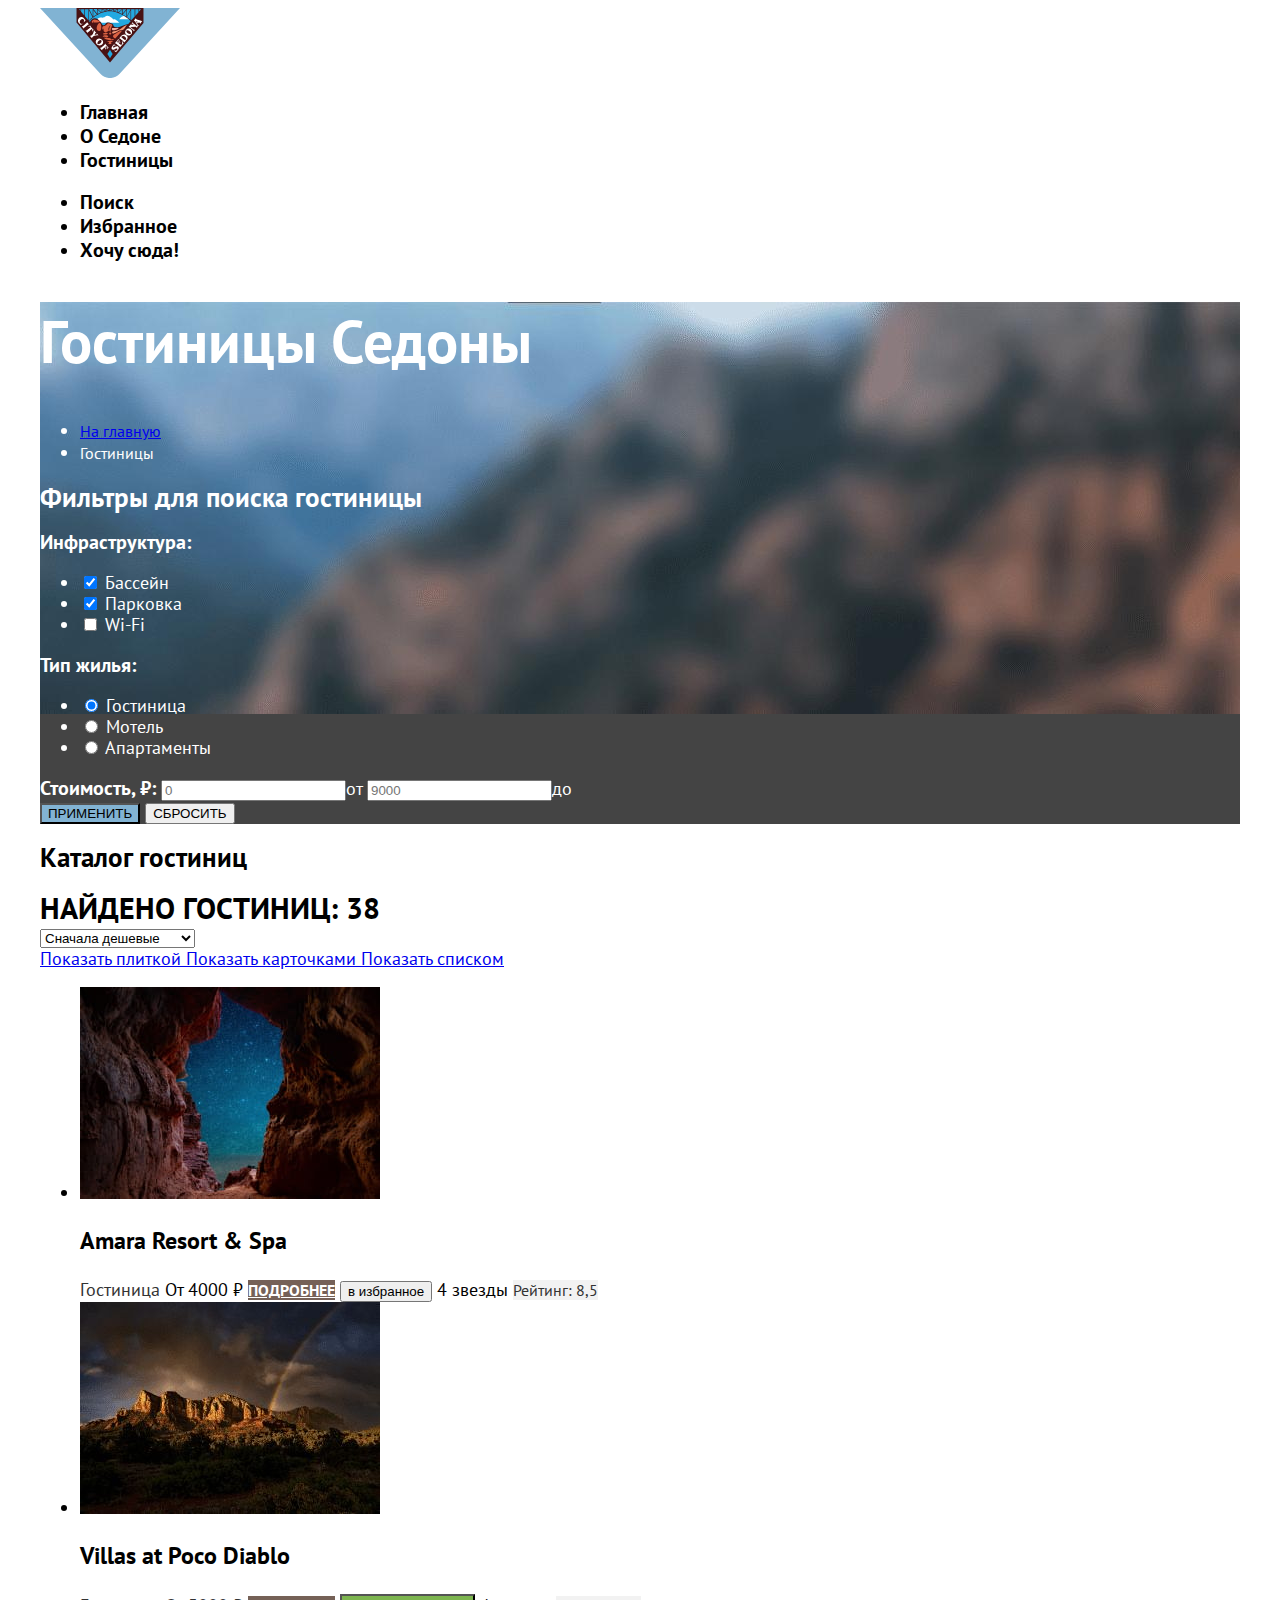
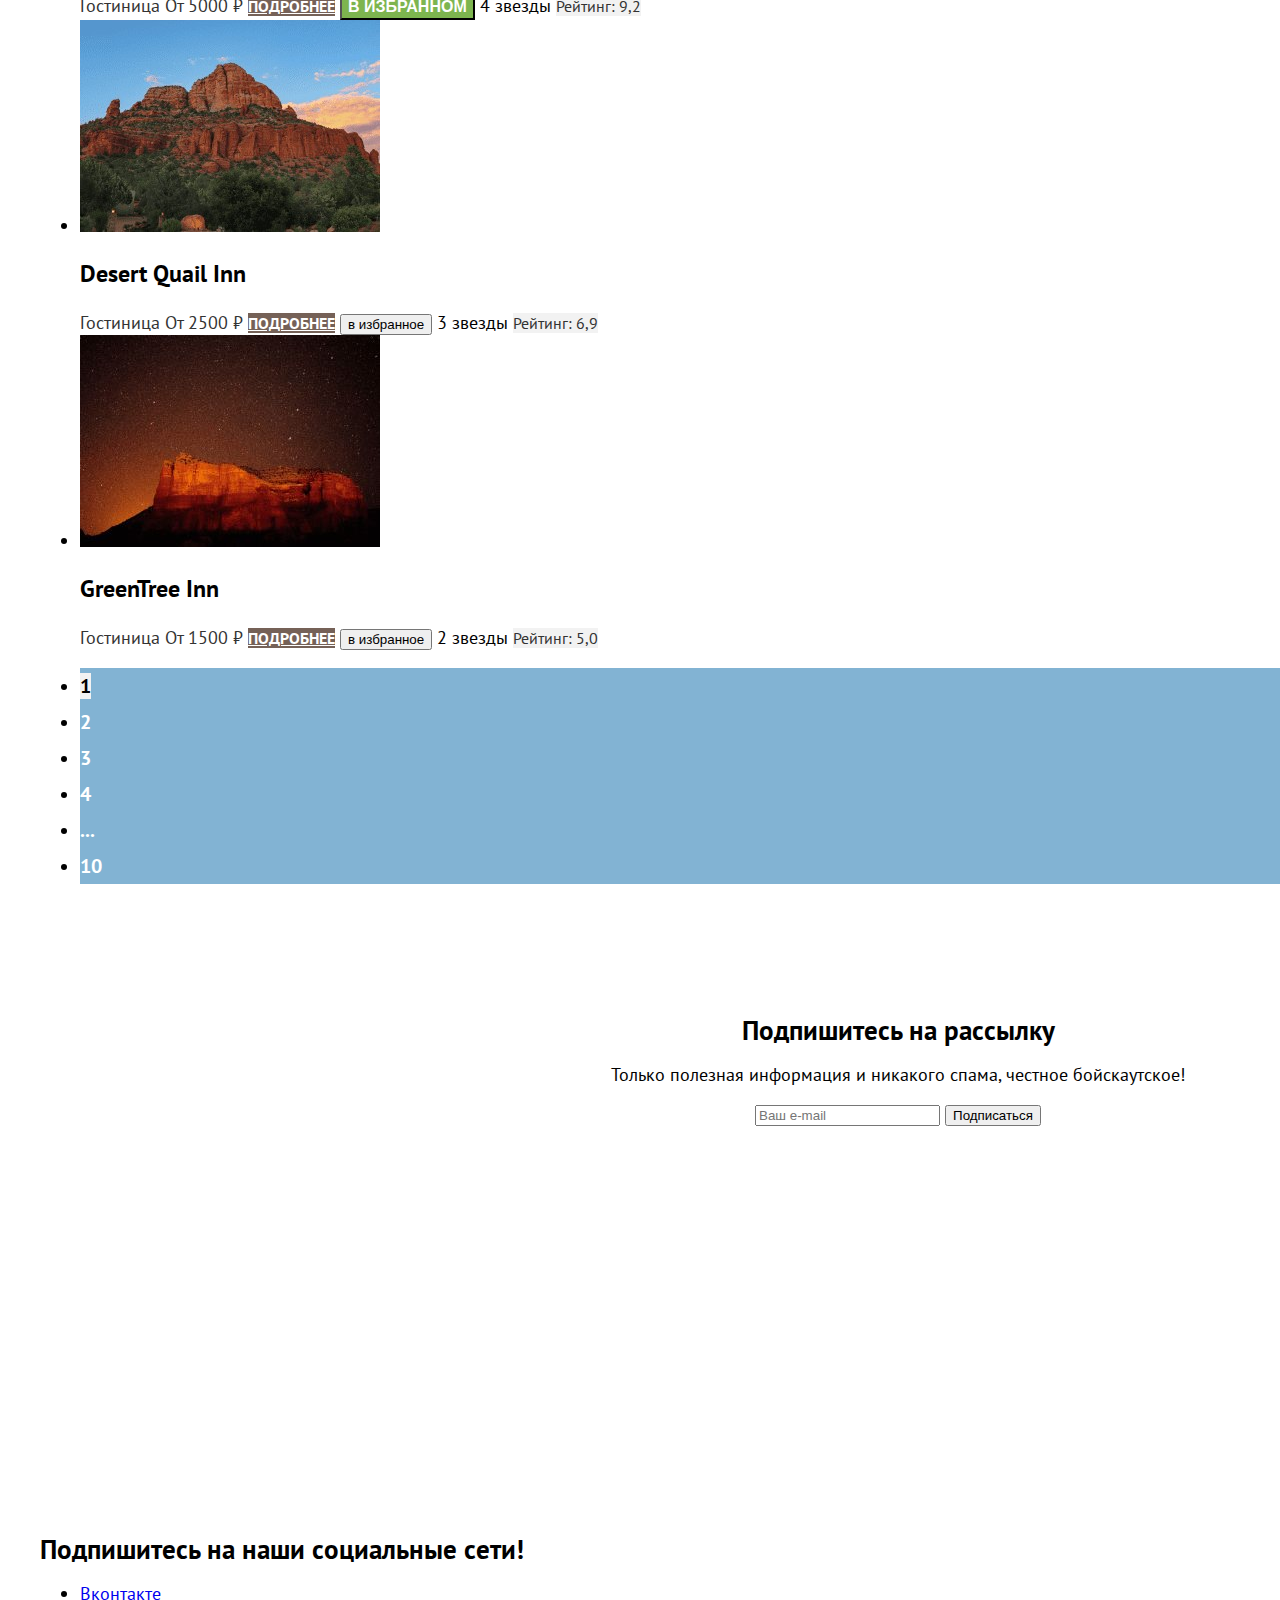
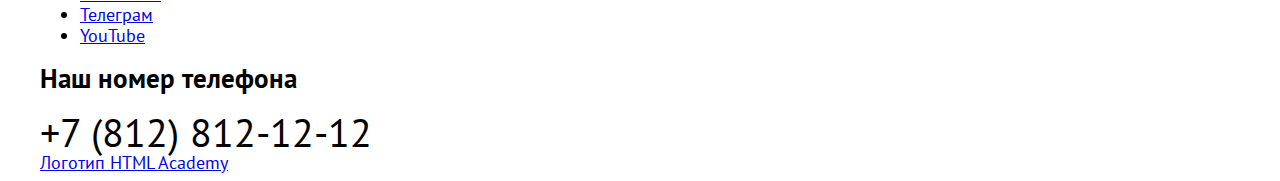
<file: 5/catalog.html>
<!DOCTYPE html>
<html lang="ru">
  <head>
    <meta charset="utf-8">
    <title>Каталог</title>
    <link rel="stylesheet" href="styles\styles.css">
    <base href="https://htmlacademy-htmlcss.github.io/2209039-sedona-35/5/">
</head>
  <body>
    <header class="main-header">
       <a class="logo-link" href="index.html">
        <img src="images/header/sedona-logo.svg" width="140" height="70" alt="логотип">
       </a>
      <nav class="main-navigation">
        <ul class="navigation-list">
          <li class="navigation-item">
            <a class="navigation-link" href="index.html">Главная</a>
          </li>
          <li class="navigation-item">
            <a class="navigation-link" href="#">О Седоне</a>
          </li>
          <li class="navigation-item">
            <a class="navigation-link navigation-link-current">Гостиницы</a>
          </li>
        </ul>
      </nav>
      <nav class="navigation-user">
        <ul class="navigation-list navigation-user">
          <li class="navigation-item">
            <a class="navigation-link" href="#">
              <span class="visually-hidden">Поиск</span>
            </a>
          </li>
          <li class="navigation-item">
            <a class="navigation-link" href="#">
              <span class="visually-hidden">Избранное</span>
            </a>
          </li>
          <li class="navigation-item">
            <a class="navigation-link button button-form" href="#">Хочу сюда!</a>
          </li>
        </ul>
      </nav>
    </header>
    <main class="main-inner">
      <div class="inner-header-container">
        <header class="inner-header">
        <h1 class="catalog-title">Гостиницы Седоны</h1>
        <ul class="breadcrumbs">
          <li class="breadcrumbs-item">
            <a class="breadcrumbs-link" href="index.html">
              <span class="visually-hidden breadcrumbs-homepage-icon">На главную</span>
            </a>
          </li>
          <li class="breadcrumbs-item">
            <a class="breadcrumbs-link">Гостиницы</a>
          </li>
        </ul>
        <section class="catalog-filters">
          <h2 class="visually-hidden">Фильтры для поиска гостиницы</h2>
          <form class="catalog-filter" action="https://echo.htmlacademy.ru/" method="get">
            <div class="catalog-filter-group">
              <b class="catalog-filter-title">Инфраструктура:</b>
                <ul class="catalog-filter-list">
                  <li class="catalog-filter-item">
                    <label class="control">
                      <input class="control-input" type="checkbox" name="swimming-pool" checked>
                      Бассейн
                    </label>
                  </li>
                  <li class="catalog-filter-item">
                    <label class="control">
                      <input class="control-input" type="checkbox" name="parking" checked>
                      Парковка
                    </label>
                  </li>
                  <li class="catalog-filter-item">
                    <label class="control">
                      <input class="control-input" type="checkbox" name="wi-fi">
                      Wi-Fi
                    </label>
                  </li>
                </ul>
            </div>
            <div class="catalog-filter-group">
              <b class="catalog-filter-title">Тип жилья:</b>
                <ul class="catalog-filter-list">
                  <li class="catalog-filter-item">
                    <label class="control">
                      <input class="control-input" type="radio" name="housing-type" value="inn" checked>
                      Гостиница
                    </label>
                  </li>
                  <li class="catalog-filter-item">
                    <label class="control">
                      <input class="control-input" type="radio" name="housing-type" value="motel">
                      Мотель
                    </label>
                  </li>
                  <li class="catalog-filter-item">
                    <label class="control">
                      <input class="control-input" type="radio" name="housing-type" value="apartment">
                      Апартаменты
                    </label>
                  </li>
                </ul>
            </div>
            <div class="catalog-filter-group">
              <b class="catalog-filter-title">Стоимость, ₽:</b>
              <label class="from-to">
                <input type="text" name="from" placeholder="0">от
              </label>
              <label class="from-to">
                <input type="number" name="from" placeholder="9000">до
              </label>
            </div>
            <button class="button apply-button" type="submit">Применить</button>
            <button class="button reset-button" type="reset">Сбросить</button>
          </form>
        </header>
      </div>
      </section>
      <section class="catalog">
        <h2 class="visually-hidden">Каталог гостиниц</h2>
        <span class="search-result">Найдено гостиниц: 38</span>
        <div class="select-control-container">
          <select class="select-control" aria-label="Сортировка">
            <option value="cheap">Сначала дешевые</option>
            <option value="popular">Сначала популярные</option>
            <option value="expensive">Сначала дорогие</option>
          </select>
        </div>
        <a class="sort-button sort-current" href="#">
          <span class="visually-hidden">Показать плиткой</span>
        </a>
        <a aria-label="Показать карточками" class="sort-button" href="#">
          <span class="visually-hidden">Показать карточками</span>
        </a>
        <a aria-label="Показать списком" class="sort-button" href="#">
          <span class="visually-hidden">Показать списком</span>
        </a>

        <ul class="inss-card">
          <li class="inn-card-item">
            <img class="inn-card-image" src="images/hotels-catalog/hotel-1.jpg" width="300" height="212" alt="Amara Resort & Spa">
            <h3 class="inn-card-title">Amara Resort & Spa</h3>
            <span class="inn-type">Гостиница</span>
            <span class="inn-price">От 4000 ₽</span>
            <a class="inn-card-link" href="inn.html">подробнее</a>
            <button class="in-favorites" type="button">в избранное</button>
            <span class="visually-hidden stars">4 звезды</span>
            <span class="rating">Рейтинг: 8,5</span>
          </li>
          <li class="inn-card-item">
            <img class="inn-card-image" src="images/hotels-catalog/hotel-2.jpg" width="300" height="212" alt="Villas at Poco Diablo">
            <h3 class="inn-card-title">Villas at Poco Diablo</h3>
            <span class="inn-type">Гостиница</span>
            <span class="price">От 5000 ₽</span>
            <a class="inn-card-link" href="inn.html">подробнее</a>
            <button class="inn-favorites inn-favorites-chosen" type="button">в избранном</button>
            <span class="visually-hidden stars">4 звезды</span>
            <span class="rating">Рейтинг: 9,2</span>
          </li>
          <li class="inn-card-item">
            <img class="inn-card-image" src="images/hotels-catalog/hotel-3.jpg" width="300" height="212" alt="Desert Quail Inn">
            <h3 class="inn-card-title">Desert Quail Inn</h3>
            <span class="inn-type">Гостиница</span>
            <span class="price">От 2500 ₽</span>
            <a class="inn-card-link" href="inn.html">подробнее</a>
            <button class="in-favorites" type="button">в избранное</button>
            <span class="visually-hidden stars">3 звезды</span>
            <span class="rating">Рейтинг: 6,9</span>
          </li>
          <li class="inn-card-item">
            <img class="inn-card-image" src="images/hotels-catalog/hotel-4.jpg" width="300" height="212" alt="GreenTree Inn">
            <h3 class="inn-card-title">GreenTree Inn</h3>
            <span class="inn-type">Гостиница</span>
            <span class="price">От 1500 ₽</span>
            <a class="inn-card-link" href="inn.html">подробнее</a>
            <button class="in-favorites" type="button">в избранное</button>
            <span class="visually-hidden stars">2 звезды</span>
            <span class="rating">Рейтинг: 5,0</span>
          </li>
        </ul>
        <ul class="pagination">
          <li class="pagination-item">
            <a class="pagination-link pagination-current">1</a>
          </li>
          <li class="pagination-item">
            <a class="pagination-link" href="#">2</a>
          </li>
          <li class="pagination-item">
            <a class="pagination-link" href="#">3</a>
          </li>
          <li class="pagination-item">
            <a class="pagination-link" href="#">4</a>
          </li>
          <li class="pagination-item">
            <a class="pagination-link pagination-space-between">...</a>
          </li>
          <li class="pagination-item">
            <a class="pagination-link" href="#">10</a>
          </li>
        </ul>
      </section>
    </main>

    <footer class="footer">
      <section class="newsletter">
        <div class="newsletter-container">
          <h2>Подпишитесь на рассылку</h2>
          <p>Только полезная информация и никакого спама, честное бойскаутское!</p>
          <form class="newsletter-form" action="https://echo.htmlacademy.ru" method="post">
            <label class="visually-hidden" for="newsletter-email"></label>
            <input class="field" placeholder="Ваш e-mail" type="email" name="newsletter-email" id="newsletter-email" required>
            <button class="button newsletter-button" type="submit">
              <span class="newsletter-button-text">Подписаться</span>
            </button>
          </form>
        </section>
        <section class="footer-social">
          <h2 class="visually-hidden">Подпишитесь на наши социальные сети!</h2>
          <ul class="fotter-social-list">
            <li>
              <a aria-label="Вконтакте" class="social-button" href="https://vk.com/htmlacademy">Вконтакте</a>
            <li>
              <a aria-label="Телеграм" class="social-button" href="https://t.me/htmlacademy">Телеграм</a>
            </li>
            <li>
              <a aria-label="YouTube" class="social-button" href="https://www.youtube.com/user/htmlacademy">YouTube</a>
            </li>
          </ul>
        </div>
      </section>
      <section class="footer-phone">
        <h2 class="visually-hidden">Наш номер телефона</h2>
        <a class="footer-phone-number" href="tel:+78128121212">+7 (812) 812-12-12</a>
      </section>
      <a href="https://htmlacademy.ru">Логотип HTML Academy</a>
    </footer>
    </body>
  </html>
</file>
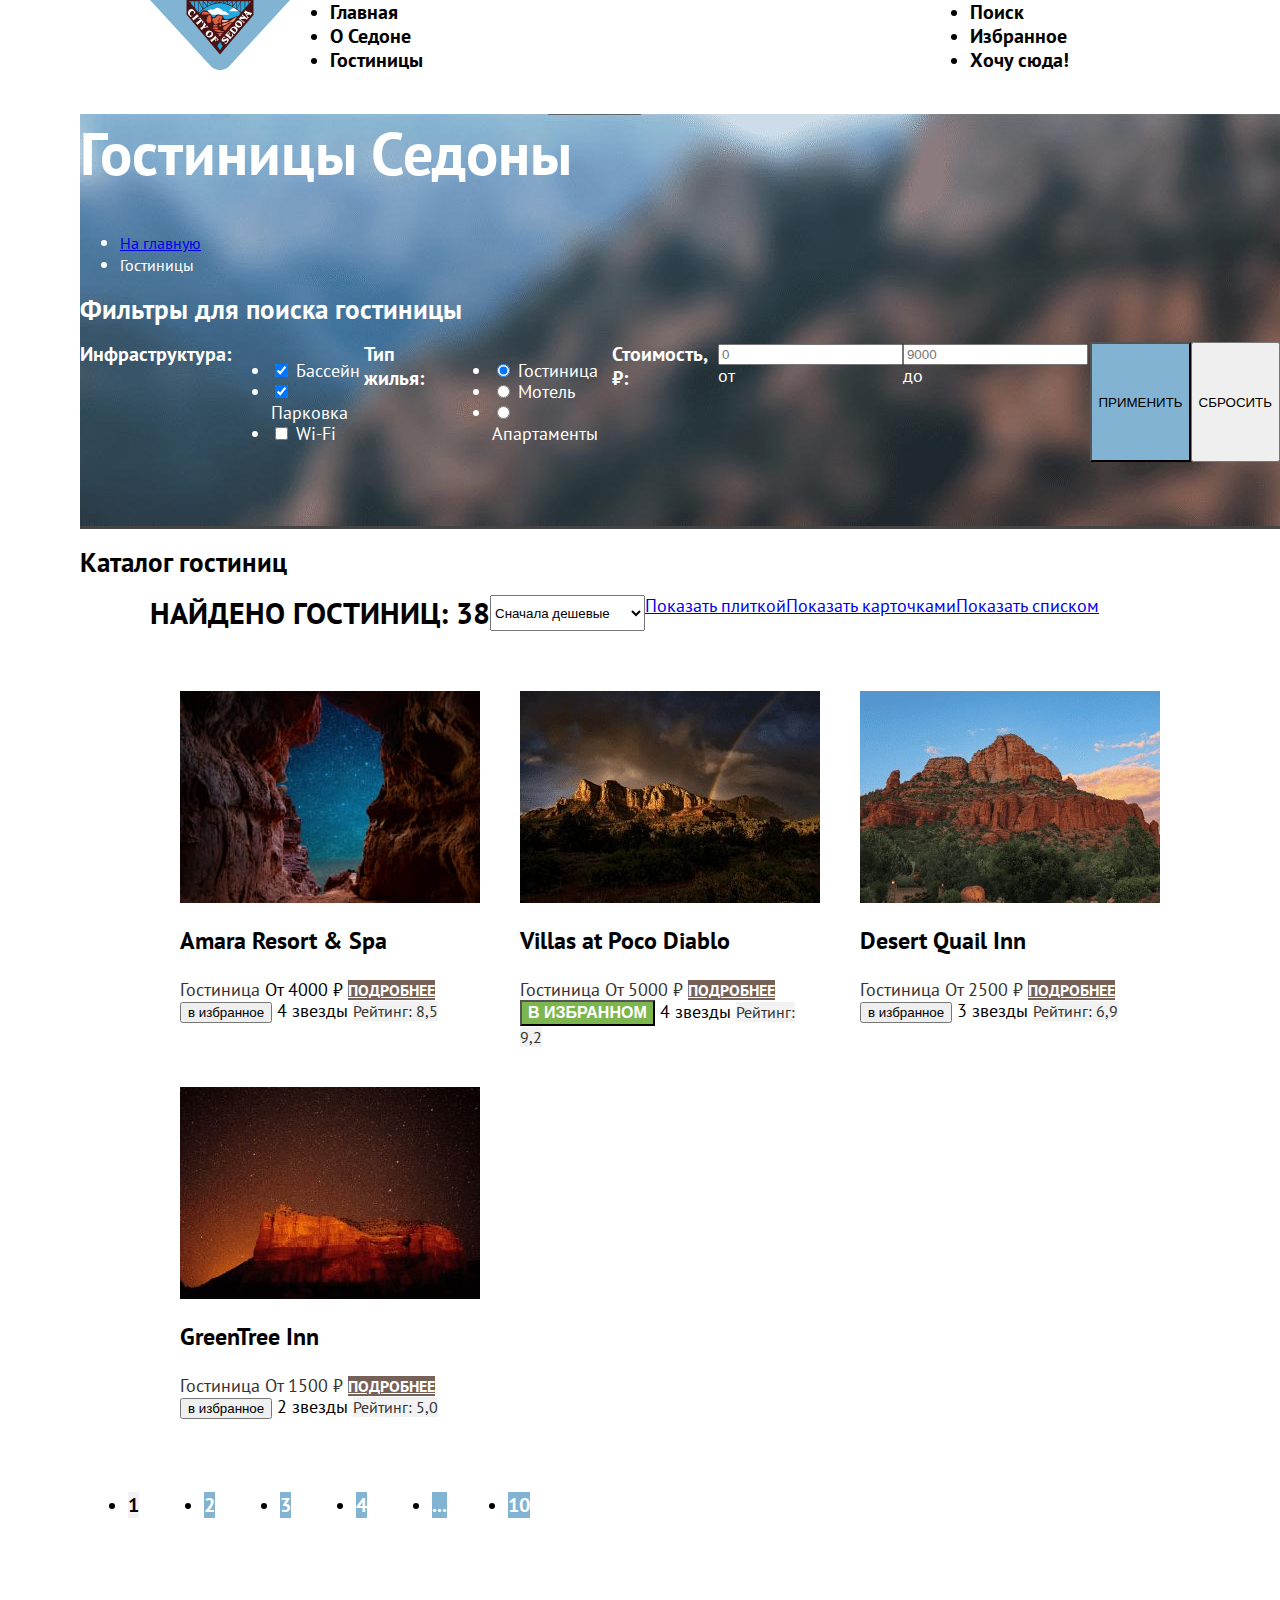
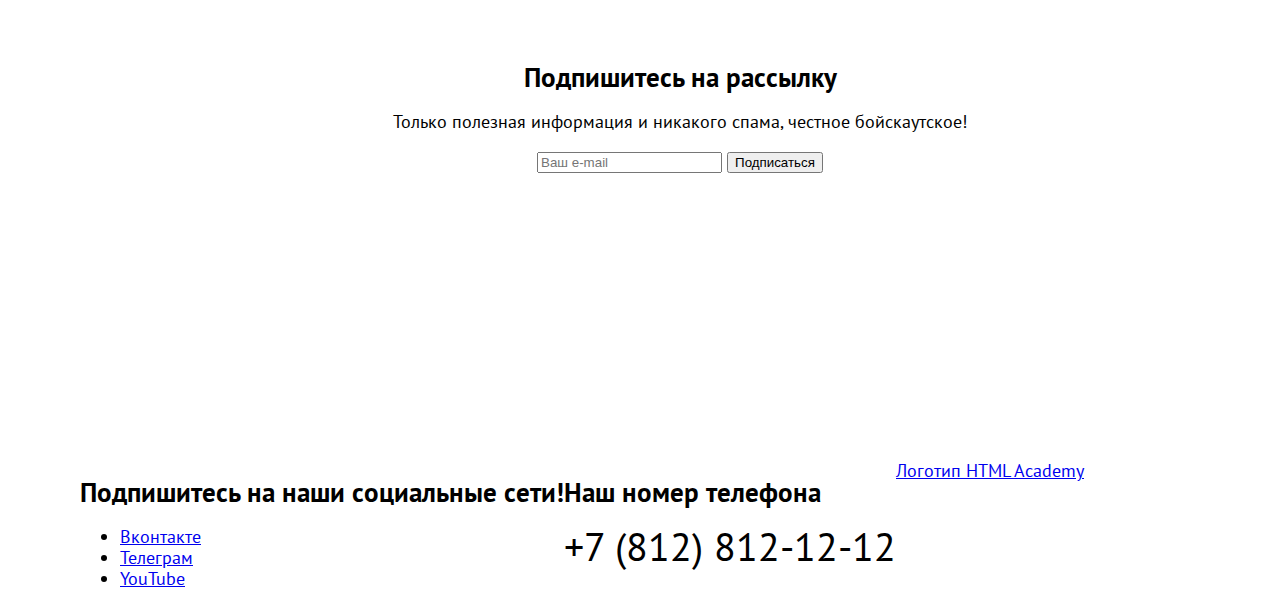
<file: 6/catalog.html>
<!DOCTYPE html>
<html lang="ru">
  <head>
    <meta charset="utf-8">
    <title>Каталог</title>
    <link rel="stylesheet" href="styles/styles.css">
    <base href="https://htmlacademy-htmlcss.github.io/2209039-sedona-35/6/">
</head>
  <body>
    <div class="page-container">
    <header class="main-header">
      <nav class="navigation main-navigation">
        <a class="logo-link">
          <img src="images/header/sedona-logo.svg" width="140" height="70" alt="логотип">
         </a>
        <ul class="navigation-list">
          <li class="navigation-item">
            <a class="navigation-link" href="index.html">Главная</a>
          </li>
          <li class="navigation-item">
            <a class="navigation-link" href="#">О Седоне</a>
          </li>
          <li class="navigation-item">
            <a class="navigation-link" href="#">Гостиницы</a>
          </li>
        </ul>
          <ul class="navigation-user">
            <li class="navigation-item">
              <a class="navigation-link" href="#">
                <span class="visually-hidden">Поиск</span>
              </a>
            </li>
            <li class="navigation-item">
              <a class="navigation-link" href="#">
                <span class="visually-hidden">Избранное</span>
              </a>
            </li>
            <li class="navigation-item">
              <a class="navigation-link button button-form" href="#">Хочу сюда!</a>
            </li>
          </ul>
      </nav>
    </header>

    <main class="main-container main-inner">
      <div class="inner-header-container">
        <header class="inner-header">
        <h1 class="catalog-title">Гостиницы Седоны</h1>
        <ul class="breadcrumbs">
          <li class="breadcrumbs-item">
            <a class="breadcrumbs-link" href="index.html">
              <span class="visually-hidden breadcrumbs-homepage-icon">На главную</span>
            </a>
          </li>
          <li class="breadcrumbs-item">
            <a class="breadcrumbs-link">Гостиницы</a>
          </li>
        </ul>
        <section class="catalog-filters">
          <h2 class="visually-hidden">Фильтры для поиска гостиницы</h2>
          <form class="catalog-filter" action="https://echo.htmlacademy.ru/" method="get">
            <div class="catalog-filter-group">
              <b class="catalog-filter-title">Инфраструктура:</b>
                <ul class="catalog-filter-list">
                  <li class="catalog-filter-item">
                    <label class="control">
                      <input class="control-input" type="checkbox" name="swimming-pool" checked>
                      Бассейн
                    </label>
                  </li>
                  <li class="catalog-filter-item">
                    <label class="control">
                      <input class="control-input" type="checkbox" name="parking" checked>
                      Парковка
                    </label>
                  </li>
                  <li class="catalog-filter-item">
                    <label class="control">
                      <input class="control-input" type="checkbox" name="wi-fi">
                      Wi-Fi
                    </label>
                  </li>
                </ul>
              <b class="catalog-filter-title">Тип жилья:</b>
                <ul class="catalog-filter-list">
                  <li class="catalog-filter-item">
                    <label class="control">
                      <input class="control-input" type="radio" name="housing-type" value="inn" checked>
                      Гостиница
                    </label>
                  </li>
                  <li class="catalog-filter-item">
                    <label class="control">
                      <input class="control-input" type="radio" name="housing-type" value="motel">
                      Мотель
                    </label>
                  </li>
                  <li class="catalog-filter-item">
                    <label class="control">
                      <input class="control-input" type="radio" name="housing-type" value="apartment">
                      Апартаменты
                    </label>
                  </li>
                </ul>
              <b class="catalog-filter-title">Стоимость, ₽:</b>
              <label class="from-to">
                <input type="text" name="from" placeholder="0">от
              </label>
              <label class="from-to">
                <input type="number" name="from" placeholder="9000">до
              </label>
            <button class="button apply-button" type="submit">Применить</button>
            <button class="button reset-button" type="reset">Сбросить</button>
          </div>
          </form>
        </header>
      </div>
      </section>
      <section class="catalog">
        <h2 class="visually-hidden">Каталог гостиниц</h2>
        <div class="select-control-container">
        <span class="search-result">Найдено гостиниц: 38</span>
          <select class="select-control" aria-label="Сортировка">
            <option value="cheap">Сначала дешевые</option>
            <option value="popular">Сначала популярные</option>
            <option value="expensive">Сначала дорогие</option>
          </select>
        <a class="sort-button sort-current" href="#">
          <span class="visually-hidden">Показать плиткой</span>
        </a>
        <a aria-label="Показать карточками" class="sort-button" href="#">
          <span class="visually-hidden">Показать карточками</span>
        </a>
        <a aria-label="Показать списком" class="sort-button" href="#">
          <span class="visually-hidden">Показать списком</span>
        </a>
        </div>
        <ul class="inns-card">
          <li class="inn-card-item">
            <img class="inn-card-image" src="images/hotels-catalog/hotel-1.jpg" width="300" height="212" alt="Amara Resort & Spa">
            <h3 class="inn-card-title">Amara Resort & Spa</h3>
            <span class="inn-type">Гостиница</span>
            <span class="inn-price">От 4000 ₽</span>
            <a class="inn-card-link" href="inn.html">подробнее</a>
            <button class="in-favorites" type="button">в избранное</button>
            <span class="visually-hidden stars">4 звезды</span>
            <span class="rating">Рейтинг: 8,5</span>
          </li>
          <li class="inn-card-item">
            <img class="inn-card-image" src="images/hotels-catalog/hotel-2.jpg" width="300" height="212" alt="Villas at Poco Diablo">
            <h3 class="inn-card-title">Villas at Poco Diablo</h3>
            <span class="inn-type">Гостиница</span>
            <span class="price">От 5000 ₽</span>
            <a class="inn-card-link" href="inn.html">подробнее</a>
            <button class="inn-favorites inn-favorites-chosen" type="button">в избранном</button>
            <span class="visually-hidden stars">4 звезды</span>
            <span class="rating">Рейтинг: 9,2</span>
          </li>
          <li class="inn-card-item">
            <img class="inn-card-image" src="images/hotels-catalog/hotel-3.jpg" width="300" height="212" alt="Desert Quail Inn">
            <h3 class="inn-card-title">Desert Quail Inn</h3>
            <span class="inn-type">Гостиница</span>
            <span class="price">От 2500 ₽</span>
            <a class="inn-card-link" href="inn.html">подробнее</a>
            <button class="in-favorites" type="button">в избранное</button>
            <span class="visually-hidden stars">3 звезды</span>
            <span class="rating">Рейтинг: 6,9</span>
          </li>
          <li class="inn-card-item">
            <img class="inn-card-image" src="images/hotels-catalog/hotel-4.jpg" width="300" height="212" alt="GreenTree Inn">
            <h3 class="inn-card-title">GreenTree Inn</h3>
            <span class="inn-type">Гостиница</span>
            <span class="price">От 1500 ₽</span>
            <a class="inn-card-link" href="inn.html">подробнее</a>
            <button class="in-favorites" type="button">в избранное</button>
            <span class="visually-hidden stars">2 звезды</span>
            <span class="rating">Рейтинг: 5,0</span>
          </li>
        </ul>
        <ul class="pagination">
          <li class="pagination-item">
            <a class="pagination-link pagination-current">1</a>
          </li>
          <li class="pagination-item">
            <a class="pagination-link" href="#">2</a>
          </li>
          <li class="pagination-item">
            <a class="pagination-link" href="#">3</a>
          </li>
          <li class="pagination-item">
            <a class="pagination-link" href="#">4</a>
          </li>
          <li class="pagination-item">
            <a class="pagination-link pagination-space-between">...</a>
          </li>
          <li class="pagination-item">
            <a class="pagination-link" href="#">10</a>
          </li>
        </ul>
      </section>
    </main>

    <footer class="footer">
      <div class="footer-container">
      <section class="newsletter">
        <div class="newsletter-container">
          <h2>Подпишитесь на рассылку</h2>
          <p>Только полезная информация и никакого спама, честное бойскаутское!</p>
          <form class="newsletter-form" action="https://echo.htmlacademy.ru" method="post">
            <label class="visually-hidden" for="newsletter-email"></label>
            <input class="field" placeholder="Ваш e-mail" type="email" name="newsletter-email" id="newsletter-email" required>
            <button class="button newsletter-button" type="submit">
              <span class="newsletter-button-text">Подписаться</span>
            </button>
          </form>
        </section>
        <section class="footer-social">
          <h2 class="visually-hidden">Подпишитесь на наши социальные сети!</h2>
          <ul class="fotter-social-list">
            <li>
              <a aria-label="Вконтакте" class="social-button" href="https://vk.com/htmlacademy">Вконтакте</a>
            <li>
              <a aria-label="Телеграм" class="social-button" href="https://t.me/htmlacademy">Телеграм</a>
            </li>
            <li>
              <a aria-label="YouTube" class="social-button" href="https://www.youtube.com/user/htmlacademy">YouTube</a>
            </li>
          </ul>
      </section>
      <section class="footer-phone">
        <h2 class="visually-hidden">Наш номер телефона</h2>
        <a class="footer-phone-number" href="tel:+78128121212">+7 (812) 812-12-12</a>
      </section>
      <a href="https://htmlacademy.ru">Логотип HTML Academy
      </a>
      </div>
    </footer>
    </div>
  </body>
  </html>
</file>
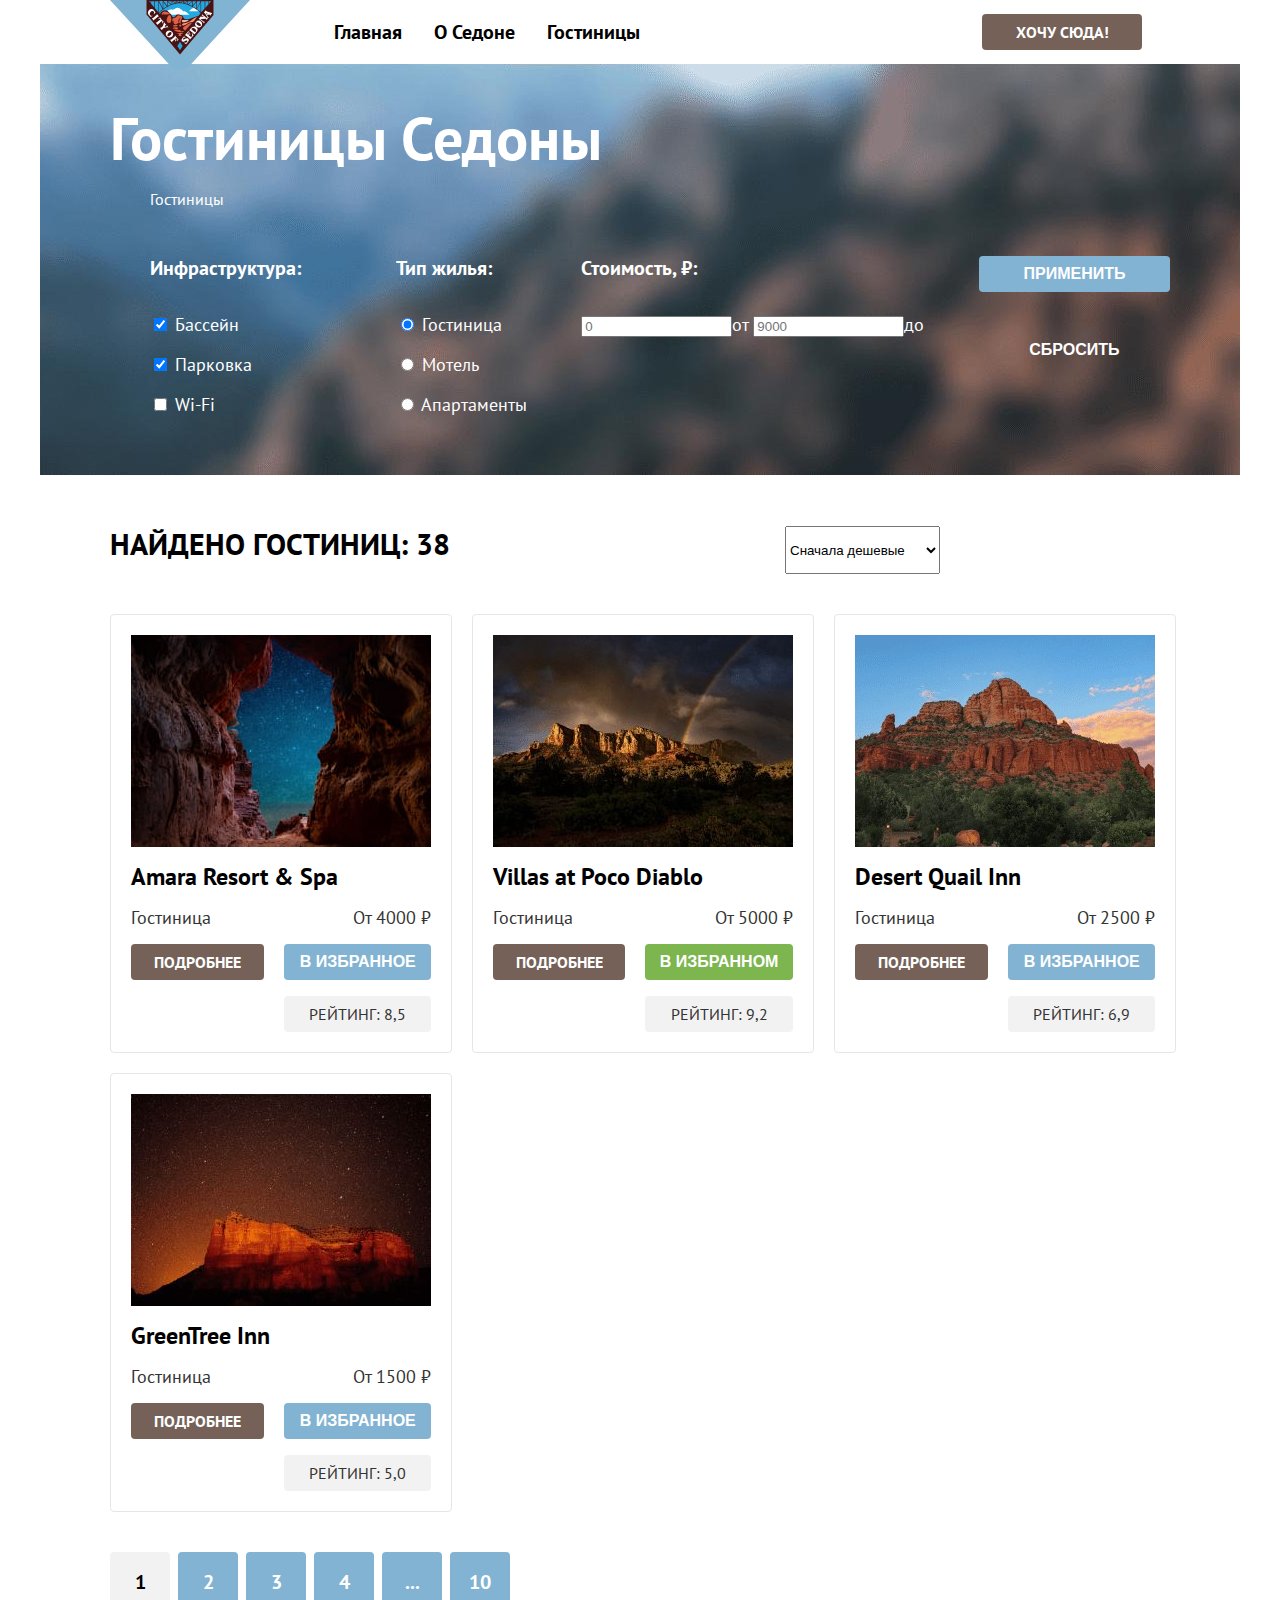
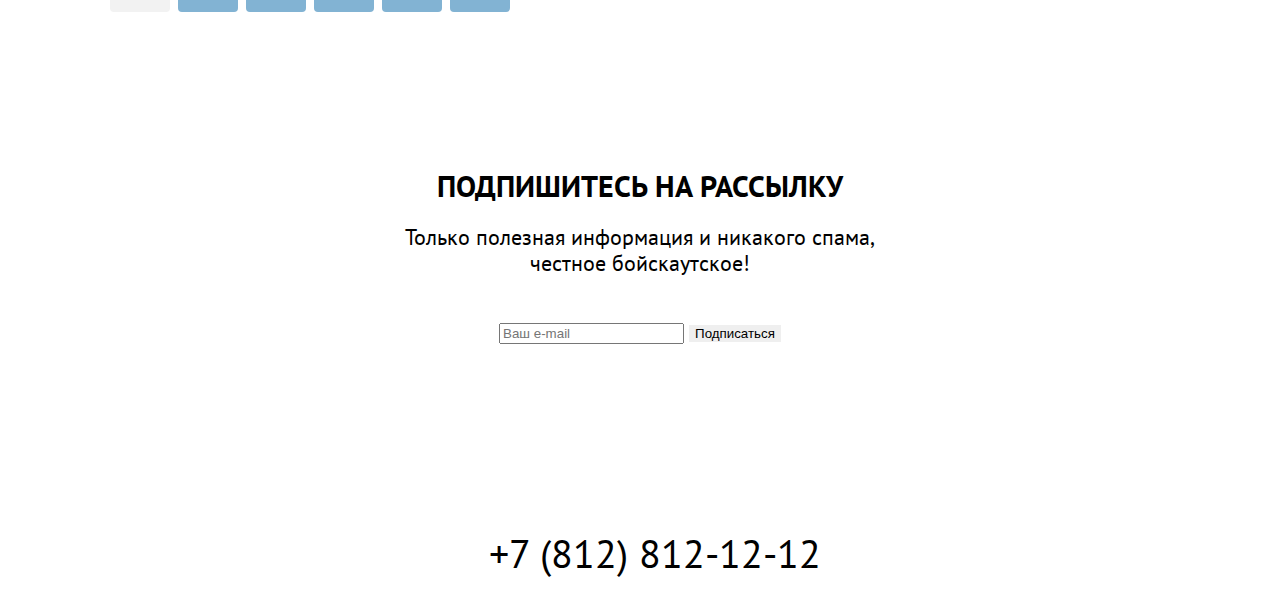
<file: 7/catalog.html>
<!DOCTYPE html>
<html lang="ru">
  <head>
    <meta charset="utf-8">
    <title>Каталог</title>
    <link rel="stylesheet" href="styles/styles.css">
    <base href="https://htmlacademy-htmlcss.github.io/2209039-sedona-35/7/">
</head>
  <body>
    <div class="page-container">
    <header class="main-header">
      <nav class="navigation main-navigation">
        <a class="logo-link" href="index.html">
          <img src="images/header/sedona-logo.svg" width="140" height="70" alt="логотип.">
         </a>
        <ul class="navigation-list">
          <li class="navigation-item">
            <a class="navigation-link" href="index.html">Главная</a>
          </li>
          <li class="navigation-item">
            <a class="navigation-link" href="#">О Седоне</a>
          </li>
          <li class="navigation-item">
            <a class="navigation-link" href="#">Гостиницы</a>
          </li>
        </ul>
          <ul class="navigation-user">
            <li class="navigation-item">
              <a class="navigation-link-user" href="#">
                <span class="visually-hidden">Поиск</span>
              </a>
            </li>
            <li class="navigation-item">
              <a class="navigation-link-user" href="#">
                <span class="visually-hidden">Избранное</span>
              </a>
            </li>
            <li class="navigation-item">
              <a class="navigation-link button button-form" href="#">Хочу сюда!</a>
            </li>
          </ul>
      </nav>
    </header>

    <main class="main-container main-inner">
      <div class="inner-header-container">
        <header class="inner-header">
        <h1 class="catalog-title">Гостиницы Седоны</h1>
        <ul class="breadcrumbs">
          <li class="breadcrumbs-item">
            <a class="breadcrumbs-link" href="index.html">
              <span class="visually-hidden breadcrumbs-homepage-icon">На главную</span>
            </a>
          </li>
          <li class="breadcrumbs-item">
            <a class="breadcrumbs-link">Гостиницы</a>
          </li>
        </ul>
        <section class="catalog-filters">
          <h2 class="visually-hidden">Фильтры для поиска гостиницы.</h2>
          <form class="catalog-filter" action="https://echo.htmlacademy.ru/" method="get">
            <div class="catalog-filter-group">
                <ul class="catalog-filter-list">
                  <li class="catalog-filter-item">
                    <b class="catalog-filter-title">Инфраструктура:</b>
                    <label class="control">
                      <input class="control-input" type="checkbox" name="swimming-pool" checked>
                      Бассейн
                    </label>
                  </li>
                  <li class="catalog-filter-item">
                    <label class="control">
                      <input class="control-input" type="checkbox" name="parking" checked>
                      Парковка
                    </label>
                  </li>
                  <li class="catalog-filter-item">
                    <label class="control">
                      <input class="control-input" type="checkbox" name="wi-fi">
                      Wi-Fi
                    </label>
                  </li>
                </ul>
                <ul class="catalog-filter-list">
                  <li class="catalog-filter-item">
                    <b class="catalog-filter-title">Тип жилья:</b>
                    <label class="control">
                      <input class="control-input" type="radio" name="housing-type" value="inn" checked>
                      Гостиница
                    </label>
                  </li>
                  <li class="catalog-filter-item">
                    <label class="control">
                      <input class="control-input" type="radio" name="housing-type" value="motel">
                      Мотель
                    </label>
                  </li>
                  <li class="catalog-filter-item">
                    <label class="control">
                      <input class="control-input" type="radio" name="housing-type" value="apartment">
                      Апартаменты
                    </label>
                  </li>
                </ul>
              <div class="cost-input-container">
                <b class="catalog-filter-title">Стоимость, ₽:</b>
                <label class="from-to">
                  <input class="price-input" type="text" name="from" placeholder="0">от
                </label>
                <label class="from-to">
                  <input class="price-input" type="number" name="from" placeholder="9000">до
                </label>
              </div>
              <div class="filter-buttons-container">
                <button class="button filter-button apply-button" type="submit">Применить</button>
                <button class="button filter-button reset-button" type="reset">Сбросить</button>
              </div>
          </div>
          </form>
        </header>
      </div>
      </section>
      <section class="catalog">
        <h2 class="visually-hidden">Каталог гостиниц.</h2>
        <div class="select-control-container">
          <span class="search-result">Найдено гостиниц: 38</span>
            <select class="select-control" aria-label="Сортировка.">
              <option value="cheap">Сначала дешевые</option>
              <option value="popular">Сначала популярные</option>
              <option value="expensive">Сначала дорогие</option>
            </select>
          <div class="sort-button-container">
            <a class="sort-button sort-current" aria-label="Показать плиткой." href="#">
              <span class="visually-hidden">Показать плиткой</span>
            </a>
            <a class="sort-button" aria-label="Показать карточками." class="sort-button" href="#">
              <span class="visually-hidden">Показать карточками</span>
            </a>
            <a class="sort-button" aria-label="Показать списком." class="sort-button" href="#">
              <span class="visually-hidden">Показать списком</span>
            </a>
          </div>
        </div>
        <ul class="inns-card">
          <li class="inn-card-item">
            <img class="inn-card-image" src="images/hotels-catalog/hotel-1.jpg" width="300" height="212" alt="Amara Resort & Spa.">
            <h3 class="inn-card-title">Amara Resort & Spa</h3>
            <span class="inn-type">Гостиница</span>
            <span class="price">От 4000 ₽</span>
            <a class="inn-card-link" href="inn.html">подробнее</a>
            <button class="in-favorites" type="button">в избранное</button>
            <span class="visually-hidden stars">4 звезды</span>
            <span class="rating">Рейтинг: 8,5</span>
          </li>
          <li class="inn-card-item">
            <img class="inn-card-image" src="images/hotels-catalog/hotel-2.jpg" width="300" height="212" alt="Villas at Poco Diablo.">
            <h3 class="inn-card-title">Villas at Poco Diablo</h3>
            <span class="inn-type">Гостиница</span>
            <span class="price">От 5000 ₽</span>
            <a class="inn-card-link" href="inn.html">подробнее</a>
            <button class="in-favorites in-favorites-chosen" type="button">в избранном</button>
            <span class="visually-hidden stars">4 звезды</span>
            <span class="rating">Рейтинг: 9,2</span>
          </li>
          <li class="inn-card-item">
            <img class="inn-card-image" src="images/hotels-catalog/hotel-3.jpg" width="300" height="212" alt="Desert Quail Inn.">
            <h3 class="inn-card-title">Desert Quail Inn</h3>
            <span class="inn-type">Гостиница</span>
            <span class="price">От 2500 ₽</span>
            <a class="inn-card-link" href="inn.html">подробнее</a>
            <button class="in-favorites" type="button">в избранное</button>
            <span class="visually-hidden stars">3 звезды</span>
            <span class="rating">Рейтинг: 6,9</span>
          </li>
          <li class="inn-card-item">
            <img class="inn-card-image" src="images/hotels-catalog/hotel-4.jpg" width="300" height="212" alt="GreenTree Inn.">
            <h3 class="inn-card-title">GreenTree Inn</h3>
            <span class="inn-type">Гостиница</span>
            <span class="price">От 1500 ₽</span>
            <a class="inn-card-link" href="inn.html">подробнее</a>
            <button class="in-favorites" type="button">в избранное</button>
            <span class="visually-hidden stars">2 звезды</span>
            <span class="rating">Рейтинг: 5,0</span>
          </li>
        </ul>
        <ul class="pagination">
          <li class="pagination-item">
            <a class="pagination-link pagination-current">1</a>
          </li>
          <li class="pagination-item">
            <a class="pagination-link" href="#">2</a>
          </li>
          <li class="pagination-item">
            <a class="pagination-link" href="#">3</a>
          </li>
          <li class="pagination-item">
            <a class="pagination-link" href="#">4</a>
          </li>
          <li class="pagination-item">
            <a class="pagination-link pagination-space-between">...</a>
          </li>
          <li class="pagination-item">
            <a class="pagination-link" href="#">10</a>
          </li>
        </ul>
      </section>
    </main>

    <footer class="footer">
      <div class="footer-container">
      <section class="newsletter">
        <div class="newsletter-container">
          <h2 class="subscribe-title">Подпишитесь на рассылку</h2>
          <p class="subscribe-text">Только полезная информация и никакого спама, честное бойскаутское!</p>
          <form class="newsletter-form" action="https://echo.htmlacademy.ru" method="post">
            <label class="visually-hidden" for="newsletter-email"></label>
            <input class="field" placeholder="Ваш e-mail" type="email" name="newsletter-email" id="newsletter-email" required>
            <button class="button newsletter-button" type="submit">
              <span class="newsletter-button-text">Подписаться</span>
            </button>
          </form>
        </div>
      </section>
      <div class="footer-bottom">
        <section class="footer-social">
          <h2 class="visually-hidden">Подпишитесь на наши социальные сети!</h2>
          <ul class="footer-social-list">
            <li class="footer-social-item">
              <a aria-label="Вконтакте." class="social-button visually-hidden" href="https://vk.com/htmlacademy">Вконтакте</a>
            <li class="footer-social-item">
              <a aria-label="Телеграм." class="social-button visually-hidden" href="https://t.me/htmlacademy">Телеграм</a>
            </li>
            <li class="footer-social-item">
              <a aria-label="YouTube." class="social-button visually-hidden" href="https://www.youtube.com/user/htmlacademy">YouTube</a>
            </li>
          </ul>
        </section>
        <section class="footer-phone">
          <h2 class="visually-hidden">Наш номер телефона.</h2>
          <a class="footer-phone-number" href="tel:+78128121212">+7 (812) 812-12-12</a>
        </section>
        <div class="footer-logo">
          <a class="visually-hidden" href="https://htmlacademy.ru">Логотип HTML Academy</a>
        </div>
        </div>
        </div>
    </footer>
  </body>
  </html>
</file>
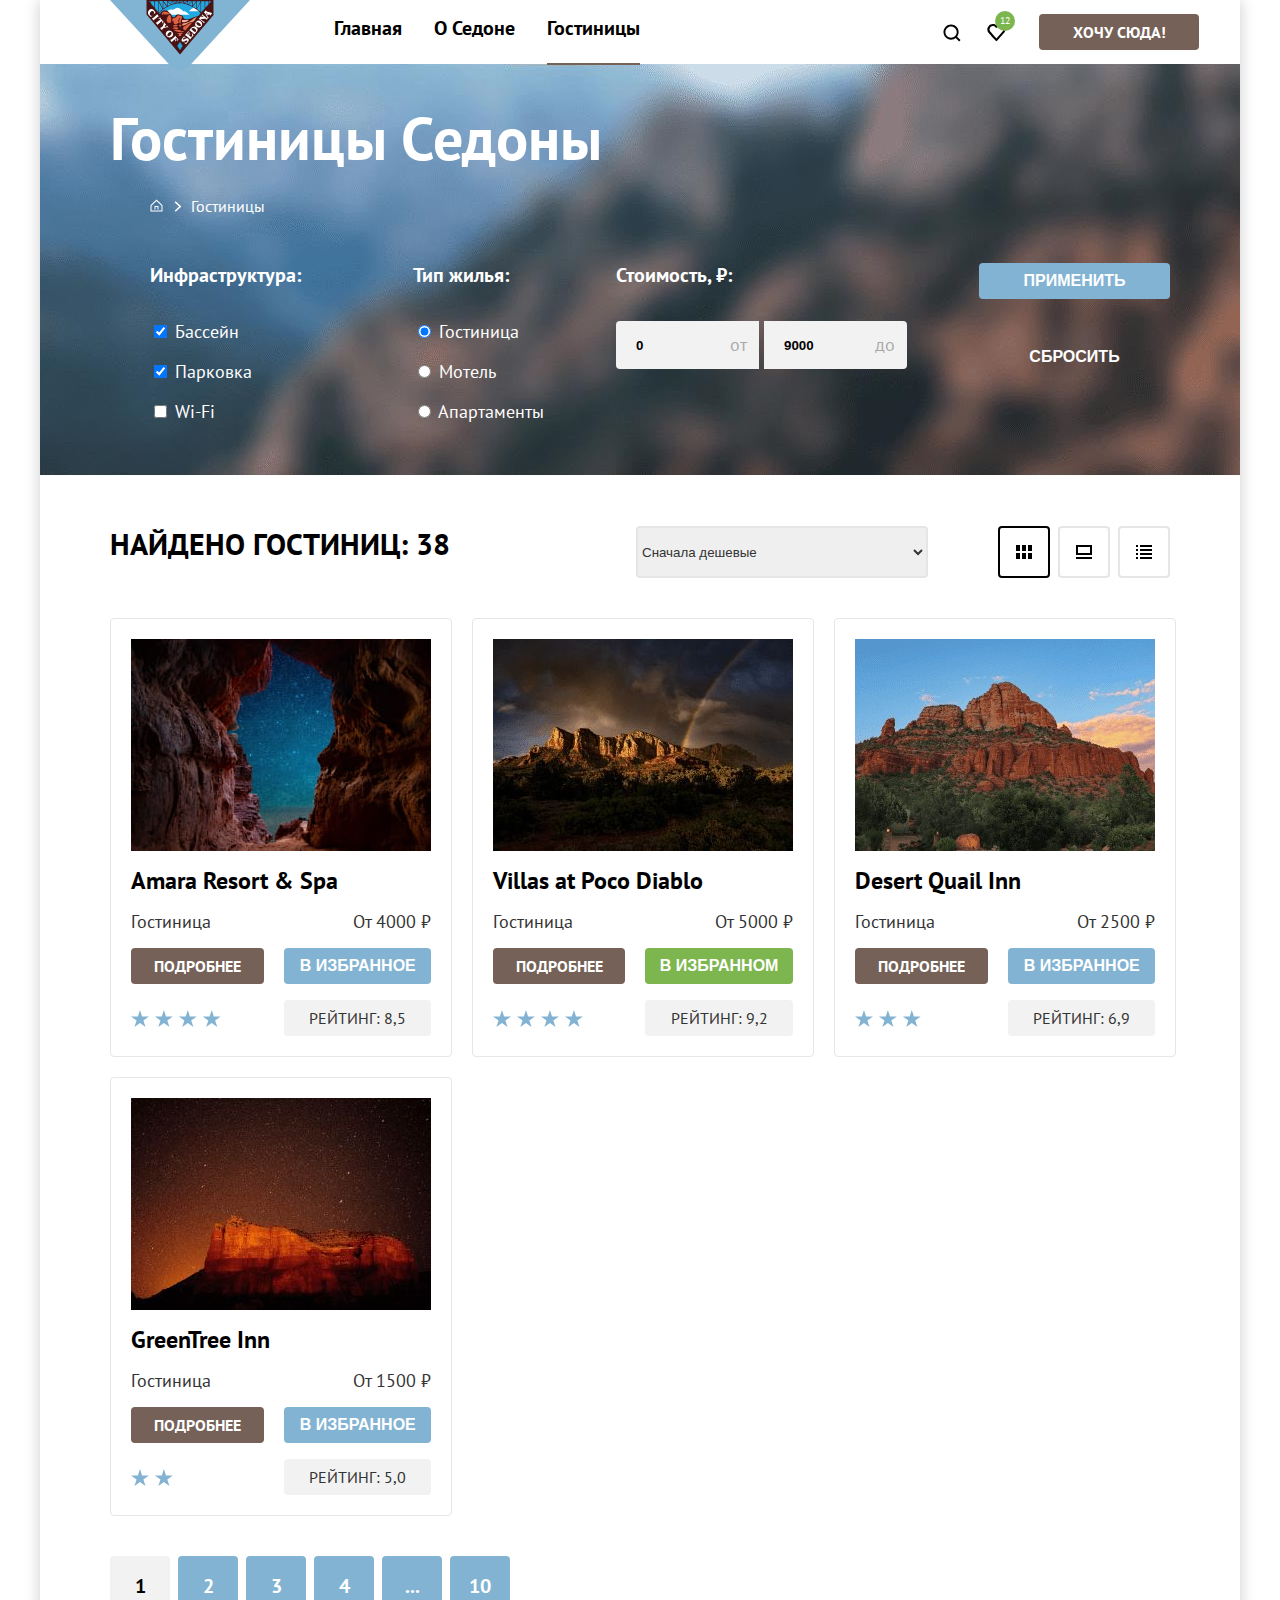
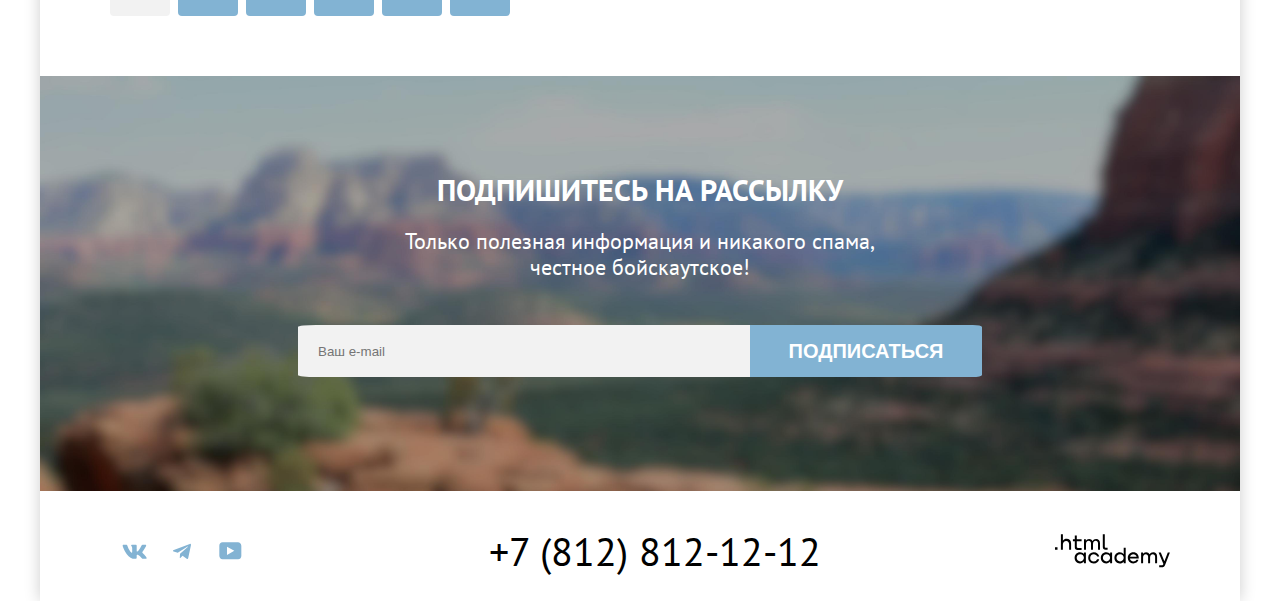
<file: 8/catalog.html>
<!DOCTYPE html>
<html lang="ru">
  <head>
    <meta charset="utf-8">
    <title>Каталог</title>
    <link rel="stylesheet" href="styles/styles.css">
    <base href="https://htmlacademy-htmlcss.github.io/2209039-sedona-35/8/">
</head>
  <body>
    <div class="page-container">
      <header class="main-header">
        <nav class="navigation main-navigation">
          <a class="logo-link">
            <img src="images/header/sedona-logo.svg" width="140" height="70" alt="логотип.">
           </a>
          <ul class="navigation-list">
            <li class="navigation-item">
              <a class="navigation-link" href="index.html">Главная</a>
            </li>
            <li class="navigation-item">
              <a class="navigation-link" href="#">О Седоне</a>
            </li>
            <li class="navigation-item">
              <a class="navigation-link navigation-link-current" href="#">Гостиницы</a>
            </li>
          </ul>
            <ul class="navigation-user">
              <li class="navigation-item">
                <a class="navigation-link-user" href="#">
                  <svg aria-hidden="true" focusable="false" width="18" height="18" viewBox="0 0 19 19" fill="none" xmlns="http://www.w3.org/2000/svg">
                    <path d="M18.5 17.0083L14.8 13.3287C15.8 12.0359 16.5 10.3453 16.5 8.4558C16.5 4.08011 12.9 0.5 8.5 0.5C4.1 0.5 0.5 4.17956 0.5 8.55525C0.5 12.9309 4.1 16.511 8.5 16.511C10.3 16.511 12 15.9144 13.4 14.8204L17.1 18.5L18.5 17.0083ZM8.5 14.5221C5.2 14.5221 2.5 11.837 2.5 8.55525C2.5 5.27348 5.2 2.5884 8.5 2.5884C11.8 2.5884 14.5 5.27348 14.5 8.55525C14.5 11.837 11.8 14.5221 8.5 14.5221Z" fill="black"/>
                  </svg>
                  <span class="visually-hidden">Поиск</span>
                </a>
              </li>
              <li class="navigation-item">
                <a class="navigation-link-user" href="#">
                  <svg aria-hidden="true" focusable="false" width="19" height="17" viewBox="0 0 19 17" fill="none" xmlns="http://www.w3.org/2000/svg">
                    <path d="M9.3 17a.9.9 0 0 1-.8-.4c-5.4-6.1-6.7-7.5-7-7.9A5.4 5.4 0 0 1 5.9 0c1.3 0 2.5.5 3.5 1.3a5.46 5.46 0 0 1 9 4.1c0 1.3-.5 2.5-1.3 3.4l-7 7.9c-.2.2-.4.3-.8.3Zm-6-9.5c.3.4 3.5 4 6.1 6.9l6.2-7c.5-.5.7-1.2.7-2 0-1.8-1.5-3.3-3.3-3.3-1 0-2 .5-2.7 1.3-.3.3-.6.4-.9.4-.3 0-.6-.2-.8-.4-.7-.8-1.7-1.3-2.7-1.3-1.8 0-3.3 1.5-3.3 3.3-.1.9.3 1.6.7 2.1-.1 0-.1 0 0 0Z" fill="#000"/>
                  </svg>
                  <span class="visually-hidden">Избранное</span>
                  <span class="favorites-number">12</span>
                </a>
              </li>
              <li class="navigation-item">
                <a class="navigation-link button-brown button-form" href="#">Хочу сюда!</a>
              </li>
            </ul>
        </nav>
      </header>

    <main class="main-container main-inner">
      <div class="inner-header-container">
        <header class="inner-header">
        <h1 class="catalog-title">Гостиницы Седоны</h1>
        <ul class="breadcrumbs">
          <li class="breadcrumbs-item">
            <a class="breadcrumbs-link" href="index.html">
              <svg class="breadcrumbs-link" aria-hidden="true" focusable="false" width="13" height="13" viewBox="0 0 13 13" fill="none" xmlns="http://www.w3.org/2000/svg">
                <path d="m6.5.5-6 5.8v6.2h12V6.3L6.5.5Zm5 11h-10V6.7l5-4.8 5 4.8v4.8Z"/><path d="M4.5 10.5h1V8h2v2.5h1V7h-4v3.5Z" fill="#fff"/>
              </svg>
              <span class="visually-hidden breadcrumbs-homepage-icon">На главную</span>
            </a>
          </li>
          <li class="breadcrumbs-item breadcrumbs-item-next">
            <a class="breadcrumbs-link">Гостиницы</a>
          </li>
        </ul>
        <section class="catalog-filters">
          <h2 class="visually-hidden">Фильтры для поиска гостиницы.</h2>
          <form class="catalog-filter" action="https://echo.htmlacademy.ru/" method="get">
            <div class="catalog-filter-group">
                <ul class="catalog-filter-list">
                  <li class="catalog-filter-item">
                    <b class="catalog-filter-title">Инфраструктура:</b>
                    <label class="control">
                      <input class="control-input" type="checkbox" name="swimming-pool" checked>
                      Бассейн
                    </label>
                  </li>
                  <li class="catalog-filter-item">
                    <label class="control">
                      <input class="control-input" type="checkbox" name="parking" checked>
                      Парковка
                    </label>
                  </li>
                  <li class="catalog-filter-item">
                    <label class="control">
                      <input class="control-input" type="checkbox" name="wi-fi">
                      Wi-Fi
                    </label>
                  </li>
                </ul>
                <ul class="catalog-filter-list">
                  <li class="catalog-filter-item">
                    <b class="catalog-filter-title">Тип жилья:</b>
                    <label class="control">
                      <input class="control-input" type="radio" name="housing-type" value="inn" checked>
                      Гостиница
                    </label>
                  </li>
                  <li class="catalog-filter-item">
                    <label class="control">
                      <input class="control-input" type="radio" name="housing-type" value="motel">
                      Мотель
                    </label>
                  </li>
                  <li class="catalog-filter-item">
                    <label class="control">
                      <input class="control-input" type="radio" name="housing-type" value="apartment">
                      Апартаменты
                    </label>
                  </li>
                </ul>
              <div class="cost-input-container">
                <b class="catalog-filter-title">Стоимость, ₽:</b>
                  <div class="from-to-container">
                    <label for="from" class="from-to">от</label>
                    <input id="from" class="price-input price-input-from" type="text" name="from" placeholder="0">
                  </div>
                  <div class="from-to-container">
                    <label for="to" class="from-to">до</label>
                    <input id="to" class="price-input price-input-to" type="text" name="to" placeholder="9000">
                  </div>
              </div>
              <div class="filter-buttons-container">
                <button class="button-blue filter-button apply-button" type="submit">Применить</button>
                <button class="button filter-button reset-button button-transparent" type="reset">Сбросить</button>
              </div>
          </div>
          </form>
        </section>
        </header>
      </div>
      <section class="catalog">
        <h2 class="visually-hidden">Каталог гостиниц.</h2>
        <div class="select-control-container">
          <span class="search-result">Найдено гостиниц: 38</span>
            <select class="select-control" aria-label="Сортировка.">
              <option value="cheap">Сначала дешевые</option>
              <option value="popular">Сначала популярные</option>
              <option value="expensive">Сначала дорогие</option>
            </select>
          <div class="sort-button-container">
            <a class="sort-button sort-current" aria-label="Показать плиткой." href="#">
              <svg aria-hidden="true" focusable="false" class="sort-button-icon sort-button-icon-tile" width="16" height="14" viewBox="0 0 16 14" fill="none" xmlns="http://www.w3.org/2000/svg">
                <path d="M4 0H0v6h4V0ZM16 0h-4v6h4V0ZM10 0H6v6h4V0ZM4 8H0v6h4V8ZM16 8h-4v6h4V8ZM10 8H6v6h4V8Z" fill="#000"/>
              </svg>
              <span class="visually-hidden">Показать плиткой</span>
            </a>
            <a class="sort-button" aria-label="Показать карточками." href="#">
                <svg aria-hidden="true" focusable="false"  class="sort-button-icon sort-button-icon-cards" width="16" height="14" viewBox="0 0 16 14" fill="none" xmlns="http://www.w3.org/2000/svg">
                  <path d="M16 12H0v2h16v-2ZM14 2v6H2V2h12Zm2-2H0v10h16V0Z" fill="#000"/>
                </svg>
              <span class="visually-hidden">Показать карточками</span>
            </a>
            <a class="sort-button" aria-label="Показать списком." href="#">
              <span class="visually-hidden">Показать списком</span>
              <svg aria-hidden="true" focusable="false" class="sort-button-icon sort-button-icon-list" width="16" height="14" viewBox="0 0 16 14" fill="none" xmlns="http://www.w3.org/2000/svg"><path d="M2 0H0v2h2V0ZM16 0H4v2h12V0ZM2 4H0v2h2V4ZM16 4H4v2h12V4ZM2 8H0v2h2V8ZM16 8H4v2h12V8ZM2 12H0v2h2v-2ZM16 12H4v2h12v-2Z" fill="#000"/>
              </svg>
            </a>
          </div>
        </div>
        <ul class="inns-card">
          <li class="inn-card-item">
            <img class="inn-card-image" src="images/hotels-catalog/hotel-1.jpg" width="300" height="212" alt="Amara Resort & Spa.">
            <h3 class="inn-card-title">Amara Resort & Spa</h3>
            <span class="inn-type">Гостиница</span>
            <span class="price">От 4000 ₽</span>
            <a class="inn-card-link button-brown" href="inn.html">подробнее</a>
            <button class="in-favorites button-blue" type="button">в избранное</button>
            <div class="stars-4"><span class="visually-hidden">4 звезды</span></div>
            <span class="rating">Рейтинг: 8,5</span>
          </li>
          <li class="inn-card-item">
            <img class="inn-card-image" src="images/hotels-catalog/hotel-2.jpg" width="300" height="212" alt="Villas at Poco Diablo.">
            <h3 class="inn-card-title">Villas at Poco Diablo</h3>
            <span class="inn-type">Гостиница</span>
            <span class="price">От 5000 ₽</span>
            <a class="inn-card-link button-brown" href="inn.html">подробнее</a>
            <button class="in-favorites button-blue in-favorites-chosen" type="button">в избранном</button>
            <div class="stars-4"><span class="visually-hidden">4 звезды</span></div>
            <span class="rating">Рейтинг: 9,2</span>
          </li>
          <li class="inn-card-item">
            <img class="inn-card-image" src="images/hotels-catalog/hotel-3.jpg" width="300" height="212" alt="Desert Quail Inn.">
            <h3 class="inn-card-title">Desert Quail Inn</h3>
            <span class="inn-type">Гостиница</span>
            <span class="price">От 2500 ₽</span>
            <a class="inn-card-link button-brown" href="inn.html">подробнее</a>
            <button class="in-favorites button-blue" type="button">в избранное</button>
            <div class="stars-3"><span class="visually-hidden">3 звезды</span></div>
            <span class="rating">Рейтинг: 6,9</span>
          </li>
          <li class="inn-card-item">
            <img class="inn-card-image" src="images/hotels-catalog/hotel-4.jpg" width="300" height="212" alt="GreenTree Inn.">
            <h3 class="inn-card-title">GreenTree Inn</h3>
            <span class="inn-type">Гостиница</span>
            <span class="price">От 1500 ₽</span>
            <a class="inn-card-link button-brown" href="inn.html">подробнее</a>
            <button class="in-favorites button-blue" type="button">в избранное</button>
            <div class="stars-2"><span class="visually-hidden">2 звезды</span></div>
            <span class="rating">Рейтинг: 5,0</span>
          </li>
        </ul>
        <ul class="pagination">
          <li class="pagination-item">
            <a class="pagination-link pagination-current">1</a>
          </li>
          <li class="pagination-item">
            <a class="pagination-link" href="#">2</a>
          </li>
          <li class="pagination-item">
            <a class="pagination-link" href="#">3</a>
          </li>
          <li class="pagination-item">
            <a class="pagination-link" href="#">4</a>
          </li>
          <li class="pagination-item">
            <a class="pagination-link pagination-space-between">...</a>
          </li>
          <li class="pagination-item">
            <a class="pagination-link" href="#">10</a>
          </li>
        </ul>
      </section>
    </main>

    <footer class="footer">
      <div class="footer-container">
      <section class="newsletter-with-pic">
          <h2 class="subscribe subscribe-title">Подпишитесь на рассылку</h2>
          <p class="subscribe subscribe-text">Только полезная информация и никакого спама, честное бойскаутское!</p>
          <form class="newsletter-form" action="https://echo.htmlacademy.ru" method="post">
            <label class="visually-hidden" for="newsletter-email"></label>
            <input class="field" placeholder="Ваш e-mail" type="email" name="newsletter-email" id="newsletter-email" required>
            <button class="button newsletter-button button-blue" type="submit">
              <span class="newsletter-button-text">Подписаться</span>
            </button>
          </form>
      </section>
        <div class="footer-bottom">
        <section class="footer-social">
          <h2 class="visually-hidden">Подпишитесь на наши социальные сети!</h2>
          <ul class="footer-social-list">
            <li class="footer-social-item">
              <a aria-label="Вконтакте." class="social-button" href="https://vk.com/htmlacademy">
                <svg class="footer-social-icon" aria-hidden="true" focusable="false" class="footer-social-icon" width="25" height="15" viewBox="0 0 25 15" xmlns="http://www.w3.org/2000/svg">
                  <path fill-rule="evenodd" clip-rule="evenodd" d="M24.12 1.8c.16-.54 0-.94-.8-.94H20.7c-.67 0-.98.34-1.15.73 0 0-1.33 3.2-3.22 5.27-.61.6-.9.8-1.23.8-.16 0-.41-.2-.41-.75v-5.1c0-.66-.19-.95-.74-.95H9.82c-.42 0-.67.3-.67.59 0 .62.95.76 1.04 2.51v3.8c0 .83-.15.98-.48.98-.9 0-3.06-3.2-4.34-6.88-.25-.72-.5-1-1.18-1H1.57c-.75 0-.9.34-.9.73 0 .68.89 4.07 4.14 8.55 2.17 3.06 5.23 4.72 8 4.72 1.68 0 1.88-.37 1.88-1v-2.32c0-.74.16-.88.7-.88.38 0 1.05.19 2.6 1.66 1.79 1.75 2.08 2.54 3.08 2.54h2.63c.75 0 1.12-.37.9-1.1-.23-.72-1.08-1.77-2.2-3.02-.62-.71-1.54-1.48-1.82-1.86-.39-.5-.28-.71 0-1.15 0 0 3.2-4.42 3.54-5.93Z"/>
                </svg>
                 <span class="visually-hidden">Вконтакте</span>
                </a>
            <li class="footer-social-item">
              <a aria-label="Телеграм." class="social-button" href="https://t.me/htmlacademy">
                <svg class="footer-social-icon" width="18" height="16" viewBox="0 0 18 16" fill="none" xmlns="http://www.w3.org/2000/svg">
                  <path d="M16.79.96.84 7.1c-1.09.44-1.08 1.05-.2 1.32l4.1 1.28 9.47-5.98c.44-.27.85-.13.52.17l-7.68 6.93-.28 4.22c.41 0 .6-.2.83-.41l1.99-1.94 4.13 3.06c.77.42 1.31.2 1.5-.71l2.72-12.8c.28-1.1-.43-1.61-1.16-1.28Z"/>
                </svg>
                  <span aria-hidden="true" focusable="false" class="visually-hidden">Телеграм</span>
                </a>
            </li>
            <li class="footer-social-item">
              <a aria-label="YouTube." class="social-button" href="https://www.youtube.com/user/htmlacademy">
                <svg class="footer-social-icon" width="23" height="18" viewBox="0 0 23 18" fill="none" xmlns="http://www.w3.org/2000/svg"><path d="M18.94.36H3.51C1.65.36.33 1.95.33 3.76v10.09c0 1.91 1.32 3.5 3.18 3.5h15.65c1.64 0 3.17-1.59 3.17-3.4V3.76c-.22-1.8-1.53-3.4-3.39-3.4ZM7.99 12.89V4.82l7.34 4.04-7.34 4.03Z"/>
                </svg>
                <span aria-hidden="true" focusable="false" class="visually-hidden">YouTube</span>
              </a>
            </li>
          </ul>
        </section>
        <section class="footer-phone">
          <h2 class="visually-hidden">Наш номер телефона.</h2>
          <a class="footer-phone-number" href="tel:+78128121212">+7 (812) 812-12-12</a>
        </section>
        <div class="footer-logo">
          <a class="footer-logo-link" href="https://htmlacademy.ru">
            <svg class="footer-logo-icon" aria-hidden="true" focusable="false" width="115" height="34" viewBox="0 0 115 34" fill="none" xmlns="http://www.w3.org/2000/svg">
              <path d="M0 13.26v2.6h2.5v-2.6H0ZM11.6 4.86c-1.6 0-2.8.7-3.6 1.7h-.1V.36h-2v15.5h2v-5.3c0-2.1 1.3-3.6 3.3-3.6 1.8 0 2.9 1.4 2.9 3.2v5.7h2v-6.1c.1-3-1.8-4.9-4.5-4.9ZM26.6 5.16h-4.8v-3.7h-2v3.8h-1.9v2h1.9v6c0 1.7 1 2.7 2.7 2.7h4.1v-2h-3.7c-.7 0-1.1-.4-1.1-1.1v-5.7h4.8v-2ZM41.1 4.96c-1.6 0-2.9.8-3.5 2.1h-.1c-.6-1.2-1.8-2.1-3.4-2.1-1.4 0-2.5.8-3.1 1.8h-.1v-1.6H29v10.6h2v-5.4c0-2 1-3.5 2.6-3.5 1.5 0 2.4 1 2.4 2.6v6.3h2v-5.6c0-2.4 1.4-3.3 2.6-3.3 1.5 0 2.4 1 2.4 2.6v6.3h2v-6.5c.1-2.5-1.4-4.3-3.9-4.3ZM47.8 13.06c0 1.7 1 2.7 2.8 2.7h2v-2h-1.7c-.7 0-1.1-.4-1.1-1.1V.36h-2v12.7ZM28.9 20.06c-.9-1.1-2.2-1.8-3.9-1.8-3.1 0-5.4 2.3-5.4 5.6s2.3 5.6 5.4 5.6c1.8 0 3-.8 3.8-1.9h.1v1.6h2v-10.6h-2v1.5Zm-3.6 7.4c-2.2 0-3.6-1.6-3.6-3.6s1.4-3.6 3.6-3.6 3.6 1.6 3.6 3.6c0 1.9-1.4 3.6-3.6 3.6ZM44.2 22.36c-.5-2.4-2.6-4.1-5.4-4.1a5.4 5.4 0 0 0-5.6 5.6c0 3.1 2.2 5.6 5.6 5.6 2.8 0 4.9-1.8 5.4-4.2h-2.1a3.4 3.4 0 0 1-3.3 2.3c-2.2 0-3.6-1.6-3.6-3.6s1.4-3.6 3.6-3.6c1.6 0 2.8 1 3.3 2.2h2.1v-.2ZM55.1 20.06c-.9-1.1-2.2-1.8-3.9-1.8-3.1 0-5.4 2.3-5.4 5.6s2.3 5.6 5.4 5.6c1.8 0 3-.8 3.8-1.9h.1v1.6h2v-10.6h-2v1.5Zm-3.6 7.4c-2.2 0-3.6-1.6-3.6-3.6s1.4-3.6 3.6-3.6 3.6 1.6 3.6 3.6c0 1.9-1.5 3.6-3.6 3.6ZM68.7 20.16c-.9-1.1-2.2-1.9-3.9-1.9-3.1 0-5.4 2.3-5.4 5.6s2.2 5.6 5.4 5.6c1.7 0 3-.8 3.8-1.8h.1v1.5h2v-15.4h-2v6.4Zm-3.6 7.3c-2.2 0-3.6-1.6-3.6-3.6s1.4-3.6 3.6-3.6 3.6 1.6 3.6 3.6c-.1 2-1.5 3.6-3.6 3.6ZM78.3 18.26c-3.3 0-5.5 2.5-5.5 5.6 0 3 2.1 5.6 5.5 5.6 2.5 0 4.5-1.3 5.2-3.6h-2.1c-.5 1-1.6 1.6-3 1.6-1.9 0-3.3-1.3-3.4-2.9h8.8c.2-3.6-2-6.3-5.5-6.3Zm0 1.9c1.7 0 3 1 3.3 2.6h-6.5c.3-1.5 1.5-2.6 3.2-2.6ZM98.2 18.26c-1.6 0-2.9.8-3.6 2h-.1c-.6-1.2-1.8-2-3.4-2-1.4 0-2.5.7-3.1 1.8v-1.5h-1.9v10.6h2v-5.4c0-2 1-3.4 2.6-3.5 1.5 0 2.4 1 2.4 2.6v6.3h2v-5.6c0-2.4 1.4-3.3 2.6-3.3 1.5 0 2.4 1 2.4 2.6v6.3h2v-6.5c.1-2.6-1.4-4.4-3.9-4.4ZM109.4 27.36l-3.6-8.9h-2.2l4.8 11.6c-.3.9-.7 1.2-1.7 1.2h-2.5v2h2.5c1.8 0 2.8-.8 3.5-2.6l4.7-12.2h-2.1l-3.4 8.9Z"/>
            </svg>
            <span class="visually-hidden">Логотип HTML Academy</span>
          </a>
        </div>
        </div>
        </div>
    </footer>
    </div>
  </body>
  </html>
</file>
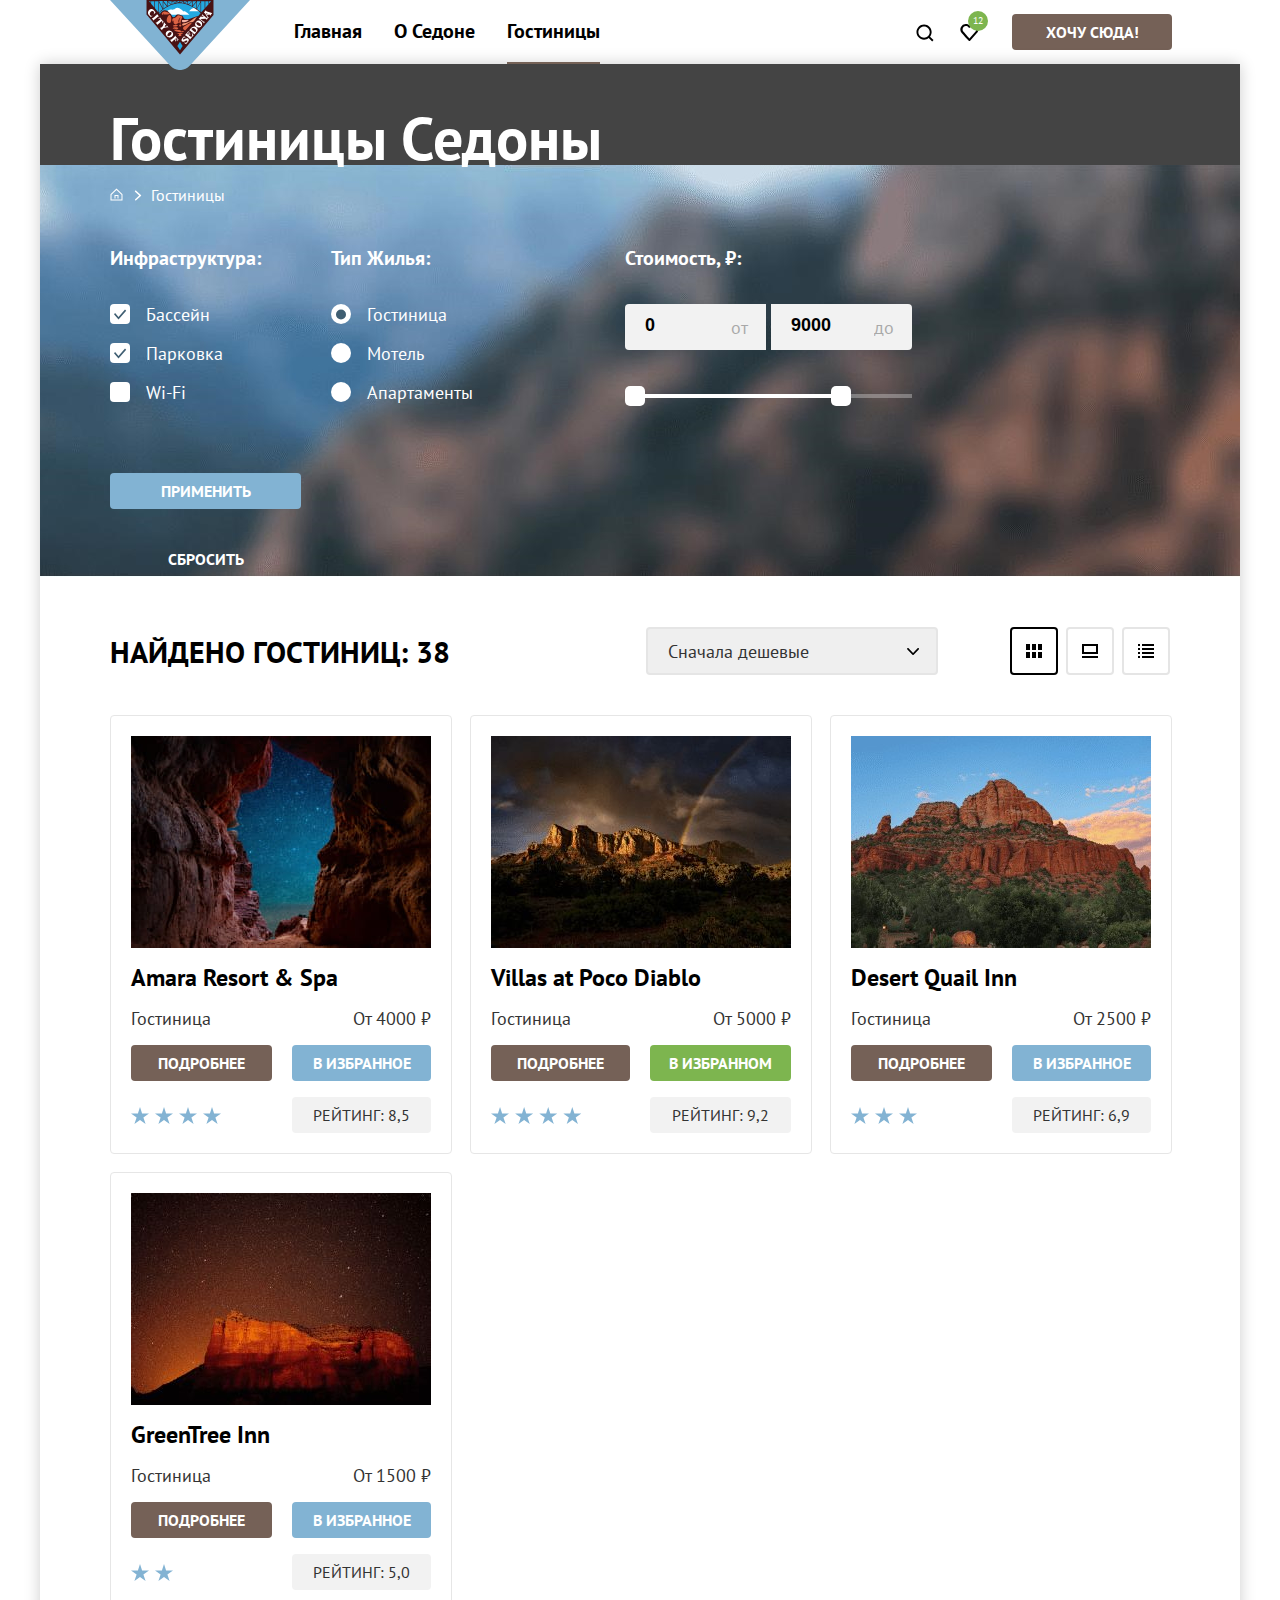
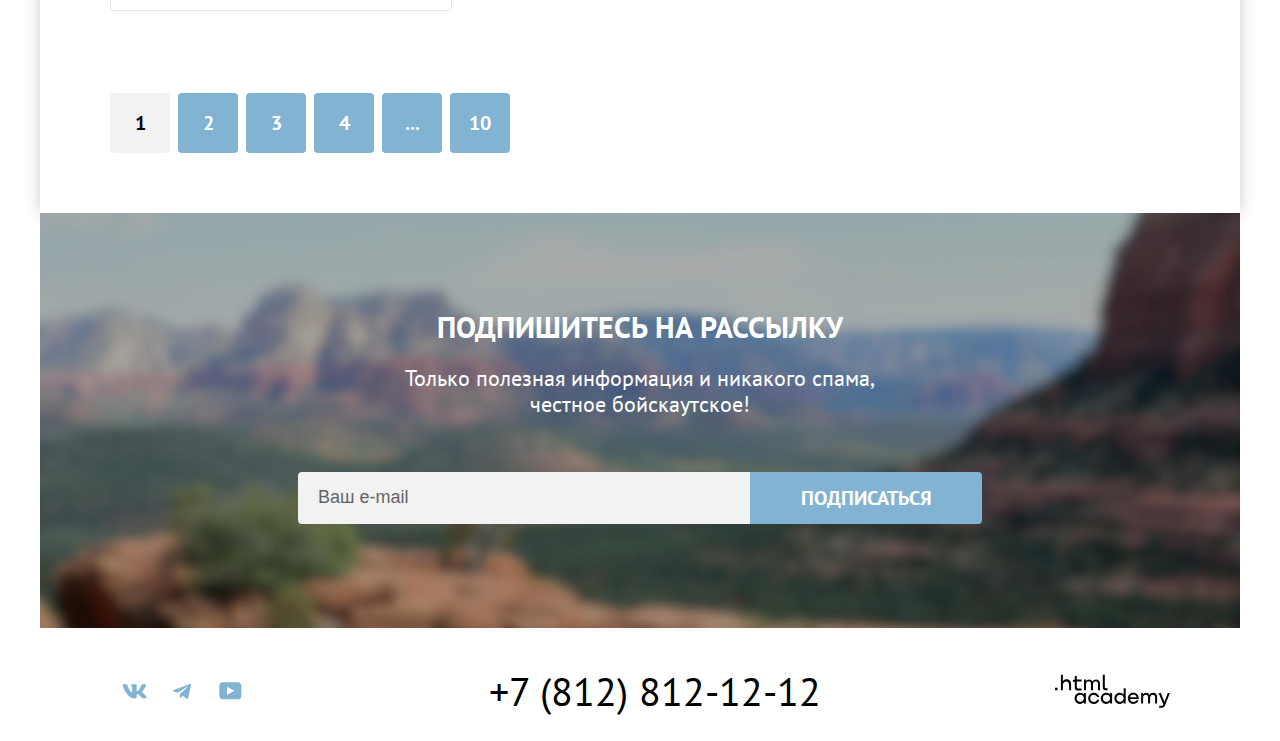
<file: 9/catalog.html>
<!DOCTYPE html>
<html lang="ru">
  <head>
    <meta charset="utf-8">
    <title>Каталог</title>
    <link rel="stylesheet" href="styles/styles.css">
    <link rel="icon" href="favicon.ico">
    <base href="https://htmlacademy-htmlcss.github.io/2209039-sedona-35/9/">
</head>
  <body>

      <header class="main-header">
        <nav class="navigation main-navigation">
          <a class="logo-link">
            <img src="images/header/sedona-logo.svg" width="140" height="70" alt="логотип.">
           </a>
          <ul class="navigation-list">
            <li class="navigation-item">
              <a class="navigation-link" href="index.html">Главная</a>
            </li>
            <li class="navigation-item">
              <a class="navigation-link" href="#">О Седоне</a>
            </li>
            <li class="navigation-item">
              <a class="navigation-link navigation-link-current" href="#">Гостиницы</a>
            </li>
          </ul>
            <ul class="navigation-user">
              <li class="navigation-item">
                <a class="navigation-link-user" href="#">
                  <svg aria-hidden="true" focusable="false" width="18" height="18" viewBox="0 0 19 19" fill="none" xmlns="http://www.w3.org/2000/svg">
                    <path d="M18.5 17.0083L14.8 13.3287C15.8 12.0359 16.5 10.3453 16.5 8.4558C16.5 4.08011 12.9 0.5 8.5 0.5C4.1 0.5 0.5 4.17956 0.5 8.55525C0.5 12.9309 4.1 16.511 8.5 16.511C10.3 16.511 12 15.9144 13.4 14.8204L17.1 18.5L18.5 17.0083ZM8.5 14.5221C5.2 14.5221 2.5 11.837 2.5 8.55525C2.5 5.27348 5.2 2.5884 8.5 2.5884C11.8 2.5884 14.5 5.27348 14.5 8.55525C14.5 11.837 11.8 14.5221 8.5 14.5221Z" fill="black"/>
                  </svg>
                  <span class="visually-hidden">Поиск</span>
                </a>
              </li>
              <li class="navigation-item">
                <a class="navigation-link-user" href="#">
                  <svg aria-hidden="true" focusable="false" width="19" height="17" viewBox="0 0 19 17" fill="none" xmlns="http://www.w3.org/2000/svg">
                    <path d="M9.3 17a.9.9 0 0 1-.8-.4c-5.4-6.1-6.7-7.5-7-7.9A5.4 5.4 0 0 1 5.9 0c1.3 0 2.5.5 3.5 1.3a5.46 5.46 0 0 1 9 4.1c0 1.3-.5 2.5-1.3 3.4l-7 7.9c-.2.2-.4.3-.8.3Zm-6-9.5c.3.4 3.5 4 6.1 6.9l6.2-7c.5-.5.7-1.2.7-2 0-1.8-1.5-3.3-3.3-3.3-1 0-2 .5-2.7 1.3-.3.3-.6.4-.9.4-.3 0-.6-.2-.8-.4-.7-.8-1.7-1.3-2.7-1.3-1.8 0-3.3 1.5-3.3 3.3-.1.9.3 1.6.7 2.1-.1 0-.1 0 0 0Z" fill="#000"/>
                  </svg>
                  <span class="visually-hidden">Избранное</span>
                  <span class="favorites-number">12</span>
                </a>
              </li>
              <li class="navigation-item">
                <a class="navigation-link button-brown button-form" href="#">Хочу сюда!</a>
              </li>
            </ul>
        </nav>
      </header>
      <div class="page-container">
    <main class="main-container main-inner">
      <div class="inner-header-container">
        <header class="inner-header">
        <h1 class="catalog-title">Гостиницы Седоны</h1>
        <ul class="breadcrumbs">
          <li class="breadcrumbs-item">
            <a class="breadcrumbs-link" href="index.html">
              <svg class="breadcrumbs-icon" aria-hidden="true" focusable="false" width="13" height="13" viewBox="0 0 13 13" fill="none" xmlns="http://www.w3.org/2000/svg">
                <path d="m6.5.5-6 5.8v6.2h12V6.3L6.5.5Zm5 11h-10V6.7l5-4.8 5 4.8v4.8Z"/><path d="M4.5 10.5h1V8h2v2.5h1V7h-4v3.5Z"/>
              </svg>
              <span class="visually-hidden breadcrumbs-homepage-icon">На главную</span>
            </a>
          </li>
          <li class="breadcrumbs-item breadcrumbs-item-next">
            <a class="breadcrumbs-link breadcrumbs-icon">Гостиницы</a>
          </li>
        </ul>
        <section class="catalog-filters">
          <h2 class="visually-hidden">Фильтры для поиска гостиницы.</h2>
          <form class="catalog-filter" action="https://echo.htmlacademy.ru/" method="get">
            <div class="catalog-filter-group">
                <ul class="catalog-filter-list">
                  <li class="catalog-filter-item">
                    <b class="catalog-filter-title">Инфраструктура:</b>
                    <label class="control">
                      <input class="visually-hidden control-input" type="checkbox" name="swimming-pool" checked>
                      <span class="control-mark"></span>
                      Бассейн
                    </label>
                  </li>
                  <li class="catalog-filter-item">
                    <label class="control">
                      <input class="visually-hidden control-input" type="checkbox" name="parking" checked>
                      <span class="control-mark"></span>
                      Парковка
                    </label>
                  </li>
                  <li class="catalog-filter-item">
                    <label class="control">
                      <input class="visually-hidden control-input" type="checkbox" name="wi-fi">
                      <span class="control-mark"></span>
                      Wi-Fi
                    </label>
                  </li>
                </ul>
                <ul class="catalog-filter-list radiobutton-list">
                  <li class="catalog-filter-item">
                    <b class="catalog-filter-title">Тип Жилья:</b>
                    <label class="control">
                      <input class="control-input visually-hidden" type="radio" name="housing-type" value="inn" checked>
                      <span class="control-mark control-mark-radio"></span>
                      Гостиница
                    </label>
                  </li>
                  <li class="catalog-filter-item">
                    <label class="control">
                      <input class="control-input visually-hidden" type="radio" name="housing-type" value="motel">
                      <span class="control-mark control-mark-radio"></span>
                      Мотель
                    </label>
                  </li>
                  <li class="catalog-filter-item">
                    <label class="control">
                      <input class="control-input visually-hidden" type="radio" name="housing-type" value="apartment">
                      <span class="control-mark control-mark-radio"></span>
                      Апартаменты
                    </label>
                  </li>
                </ul>
              <div class="cost-input-container">
                <b class="catalog-filter-title">Стоимость, ₽:</b>
                  <div class="from-to-container">
                    <label for="from" class="from-to">от</label>
                    <input id="from" class="price-input price-input-from" type="text" name="from" placeholder="0">
                  </div>
                  <div class="from-to-container">
                    <label for="to" class="from-to">до</label>
                    <input id="to" class="price-input price-input-to" type="text" name="to" placeholder="9000">
                  </div>
                <div class="range-scale">
                  <div class="range-bar" style="left: 0; width: 226px;">
                    <button class="button range-toggle toggle-min" type="button">
                      <span class="visually-hidden">Изменить минимальную цену</span>
                    </button>
                    <button class="button range-toggle toggle-max" type="button">
                      <span class="visually-hidden">Изменить максимальную цену</span>
                    </button>
                  </div>
                </div>
              </div>
              <div class="filter-buttons-container">
                <button class="button button-blue filter-button apply-button" type="submit">Применить</button>
                <button class="button button filter-button reset-button button-transparent" type="reset">Сбросить</button>
              </div>
          </div>
          </form>
        </section>
        </header>
      </div>
      <section class="catalog">
        <h2 class="visually-hidden">Каталог гостиниц.</h2>
        <div class="select-control-container">
          <span class="search-result">Найдено гостиниц: 38</span>
            <select class="select-control" aria-label="Сортировка.">
              <option value="cheap">Сначала дешевые</option>
              <option value="popular">Сначала популярные</option>
              <option value="expensive">Сначала дорогие</option>
            </select>
          <div class="sort-button-container">
            <a class="sort-button sort-current sort-tile" aria-label="Показать плиткой." href="#">
              <span class="visually-hidden">Показать плиткой</span>
            </a>
            <a class="sort-button sort-cards" aria-label="Показать карточками." href="#">
              <span class="visually-hidden">Показать карточками</span>
            </a>
            <a class="sort-button sort-list" aria-label="Показать списком." href="#">
              <span class="visually-hidden">Показать списком</span>
            </a>
          </div>
        </div>
        <ul class="inns-card">
          <li class="inn-card-item">
            <img class="inn-card-image" src="images/hotels-catalog/hotel-1.jpg" width="300" height="212" alt="Amara Resort & Spa.">
            <h3 class="inn-card-title">Amara Resort & Spa</h3>
            <span class="inn-type">Гостиница</span>
            <span class="price">От 4000 ₽</span>
            <a class="inn-card-link button-brown" href="inn.html">подробнее</a>
            <button class="button in-favorites button-blue" type="button">в избранное</button>
            <div class="stars-4"><span class="visually-hidden">4 звезды</span></div>
            <span class="rating">Рейтинг: 8,5</span>
          </li>
          <li class="inn-card-item">
            <img class="inn-card-image" src="images/hotels-catalog/hotel-2.jpg" width="300" height="212" alt="Villas at Poco Diablo.">
            <h3 class="inn-card-title">Villas at Poco Diablo</h3>
            <span class="inn-type">Гостиница</span>
            <span class="price">От 5000 ₽</span>
            <a class="inn-card-link button-brown" href="inn.html">подробнее</a>
            <button class="button in-favorites button-blue in-favorites-chosen" type="button">в избранном</button>
            <div class="stars-4"><span class="visually-hidden">4 звезды</span></div>
            <span class="rating">Рейтинг: 9,2</span>
          </li>
          <li class="inn-card-item">
            <img class="inn-card-image" src="images/hotels-catalog/hotel-3.jpg" width="300" height="212" alt="Desert Quail Inn.">
            <h3 class="inn-card-title">Desert Quail Inn</h3>
            <span class="inn-type">Гостиница</span>
            <span class="price">От 2500 ₽</span>
            <a class="inn-card-link button-brown" href="inn.html">подробнее</a>
            <button class="button in-favorites button-blue" type="button">в избранное</button>
            <div class="stars-3"><span class="visually-hidden">3 звезды</span></div>
            <span class="rating">Рейтинг: 6,9</span>
          </li>
          <li class="inn-card-item">
            <img class="inn-card-image" src="images/hotels-catalog/hotel-4.jpg" width="300" height="212" alt="GreenTree Inn.">
            <h3 class="inn-card-title">GreenTree Inn</h3>
            <span class="inn-type">Гостиница</span>
            <span class="price">От 1500 ₽</span>
            <a class="inn-card-link button-brown" href="inn.html">подробнее</a>
            <button class="button in-favorites button-blue" type="button">в избранное</button>
            <div class="stars-2"><span class="visually-hidden">2 звезды</span></div>
            <span class="rating">Рейтинг: 5,0</span>
          </li>
        </ul>
        <ul class="pagination">
          <li class="pagination-item">
            <a class="pagination-link pagination-current">1</a>
          </li>
          <li class="pagination-item">
            <a class="pagination-link" href="#">2</a>
          </li>
          <li class="pagination-item">
            <a class="pagination-link" href="#">3</a>
          </li>
          <li class="pagination-item">
            <a class="pagination-link" href="#">4</a>
          </li>
          <li class="pagination-item">
            <a class="pagination-link pagination-space-between">...</a>
          </li>
          <li class="pagination-item">
            <a class="pagination-link" href="#">10</a>
          </li>
        </ul>
      </section>
    </main>
  </div>
    <footer class="footer">
      <div class="footer-container">
      <section class="newsletter-with-pic">
          <h2 class="subscribe subscribe-title">Подпишитесь на рассылку</h2>
          <p class="subscribe subscribe-text">Только полезная информация и никакого спама, честное бойскаутское!</p>
          <form class="newsletter-form" action="https://echo.htmlacademy.ru" method="post">
            <label class="visually-hidden" for="newsletter-email"></label>
            <input class="field" placeholder="Ваш e-mail" type="email" name="newsletter-email" id="newsletter-email" required>
            <button class="button newsletter-button button-blue" type="submit">
              <span class="newsletter-button-text">Подписаться</span>
            </button>
          </form>
      </section>
        <div class="footer-bottom">
        <section class="footer-social">
          <h2 class="visually-hidden">Подпишитесь на наши социальные сети!</h2>
          <ul class="footer-social-list">
            <li class="footer-social-item">
              <a aria-label="Вконтакте." class="social-button" href="https://vk.com/htmlacademy">
                <svg aria-hidden="true" focusable="false" class="social-icon" xmlns="http://www.w3.org/2000/svg" width="25" height="15" fill="none" viewBox="0 0 25 15">
                  <path fill="#83B3D3" fill-rule="evenodd" d="M24.116 1.804c.166-.546 0-.948-.795-.948h-2.625c-.668 0-.976.347-1.143.73 0 0-1.335 3.196-3.226 5.272-.612.602-.89.793-1.224.793-.167 0-.418-.19-.418-.738V1.804c0-.656-.184-.948-.74-.948H9.817c-.417 0-.668.304-.668.593 0 .621.946.765 1.043 2.513V7.76c0 .833-.153.984-.487.984-.89 0-3.055-3.21-4.34-6.885-.249-.715-.5-1.003-1.172-1.003H1.566c-.75 0-.9.347-.9.73 0 .682.89 4.07 4.145 8.551 2.17 3.06 5.225 4.72 8.008 4.72 1.67 0 1.875-.369 1.875-1.004V11.54c0-.737.158-.884.687-.884.39 0 1.057.192 2.615 1.667 1.78 1.75 2.073 2.533 3.075 2.533h2.625c.75 0 1.126-.368.91-1.096-.238-.724-1.088-1.775-2.215-3.022-.612-.71-1.53-1.475-1.809-1.858-.389-.49-.278-.71 0-1.147 0 0 3.2-4.426 3.533-5.929h.001Z" clip-rule="evenodd"/>
                </svg>
                 <span class="visually-hidden">Вконтакте</span>
                </a>
            <li class="footer-social-item">
              <a aria-label="Телеграм." class="social-button" href="https://t.me/htmlacademy">
                <svg aria-hidden="true" focusable="false" class="social-icon" xmlns="http://www.w3.org/2000/svg" width="18" height="16" fill="none" viewBox="0 0 18 16">
                  <path fill="#83B3D3" d="M16.785.956.84 7.104C-.248 7.541-.24 8.148.64 8.42l4.094 1.277 9.472-5.976c.448-.272.857-.126.52.173l-7.673 6.925H7.05l.002.001-.283 4.22c.414 0 .597-.19.829-.414l1.988-1.934 4.136 3.055c.762.42 1.31.205 1.5-.706l2.715-12.795c.278-1.114-.425-1.618-1.153-1.29Z"/>
                </svg>
                  <span class="visually-hidden">Телеграм</span>
                </a>
            </li>
            <li class="footer-social-item">
              <a aria-label="YouTube." class="social-button" href="https://www.youtube.com/user/htmlacademy">
                <svg aria-hidden="true" focusable="false" class="social-icon" xmlns="http://www.w3.org/2000/svg" width="23" height="18" fill="none" viewBox="0 0 23 18">
                  <path fill="#83B3D3" d="M18.94.356H3.507C1.647.356.333 1.95.333 3.756V13.85c0 1.913 1.314 3.506 3.174 3.506H19.16c1.642 0 3.174-1.593 3.174-3.4v-10.2c-.219-1.806-1.532-3.4-3.393-3.4ZM7.995 12.894V4.819l7.333 4.037-7.333 4.038Z"/>
                </svg>
                <span class="visually-hidden">YouTube</span>
              </a>
            </li>
          </ul>
        </section>
        <section class="footer-phone">
          <h2 class="visually-hidden">Наш номер телефона.</h2>
          <a class="footer-phone-number" href="tel:+78128121212">+7 (812) 812-12-12</a>
        </section>
        <div class="footer-logo">
          <a class="footer-logo-link" href="https://htmlacademy.ru">
            <svg xmlns="http://www.w3.org/2000/svg" width="115" height="34" fill="none" viewBox="0 0 115 34">
              <path fill="#000" d="M0 13.723v2.6h2.5v-2.6H0ZM11.6 5.323c-1.6 0-2.8.7-3.6 1.7h-.1v-6.2h-2v15.5h2v-5.3c0-2.1 1.3-3.6 3.3-3.6 1.8 0 2.9 1.4 2.9 3.2v5.7h2v-6.1c.1-3-1.8-4.9-4.5-4.9ZM26.6 5.623h-4.8v-3.7h-2v3.8h-1.9v2h1.9v6c0 1.7 1 2.7 2.7 2.7h4.1v-2h-3.7c-.7 0-1.1-.4-1.1-1.1v-5.7h4.8v-2ZM41.1 5.423c-1.6 0-2.9.8-3.5 2.1h-.1c-.6-1.2-1.8-2.1-3.4-2.1-1.4 0-2.5.8-3.1 1.8h-.1v-1.6H29v10.6h2v-5.4c0-2 1-3.5 2.6-3.5 1.5 0 2.4 1 2.4 2.6v6.3h2v-5.6c0-2.4 1.4-3.3 2.6-3.3 1.5 0 2.4 1 2.4 2.6v6.3h2v-6.5c.1-2.5-1.4-4.3-3.9-4.3ZM47.8 13.523c0 1.7 1 2.7 2.8 2.7h2v-2h-1.7c-.7 0-1.1-.4-1.1-1.1V.823h-2v12.7ZM28.9 20.523c-.9-1.1-2.2-1.8-3.9-1.8-3.1 0-5.4 2.3-5.4 5.6s2.3 5.6 5.4 5.6c1.8 0 3-.8 3.8-1.9h.1v1.6h2v-10.6h-2v1.5Zm-3.6 7.4c-2.2 0-3.6-1.6-3.6-3.6s1.4-3.6 3.6-3.6 3.6 1.6 3.6 3.6c0 1.9-1.4 3.6-3.6 3.6ZM44.2 22.823c-.5-2.4-2.6-4.1-5.4-4.1-3.4 0-5.6 2.5-5.6 5.6 0 3.1 2.2 5.6 5.6 5.6 2.8 0 4.9-1.8 5.4-4.2h-2.1c-.4 1.3-1.7 2.3-3.3 2.3-2.2 0-3.6-1.6-3.6-3.6s1.4-3.6 3.6-3.6c1.6 0 2.8 1 3.3 2.2h2.1v-.2ZM55.1 20.523c-.9-1.1-2.2-1.8-3.9-1.8-3.1 0-5.4 2.3-5.4 5.6s2.3 5.6 5.4 5.6c1.8 0 3-.8 3.8-1.9h.1v1.6h2v-10.6h-2v1.5Zm-3.6 7.4c-2.2 0-3.6-1.6-3.6-3.6s1.4-3.6 3.6-3.6 3.6 1.6 3.6 3.6c0 1.9-1.5 3.6-3.6 3.6ZM68.7 20.623c-.9-1.1-2.2-1.9-3.9-1.9-3.1 0-5.4 2.3-5.4 5.6s2.2 5.6 5.4 5.6c1.7 0 3-.8 3.8-1.8h.1v1.5h2v-15.4h-2v6.4Zm-3.6 7.3c-2.2 0-3.6-1.6-3.6-3.6s1.4-3.6 3.6-3.6 3.6 1.6 3.6 3.6c-.1 2-1.5 3.6-3.6 3.6ZM78.3 18.723c-3.3 0-5.5 2.5-5.5 5.6 0 3 2.1 5.6 5.5 5.6 2.5 0 4.5-1.3 5.2-3.6h-2.1c-.5 1-1.6 1.6-3 1.6-1.9 0-3.3-1.3-3.4-2.9h8.8c.2-3.6-2-6.3-5.5-6.3Zm0 1.9c1.7 0 3 1 3.3 2.6h-6.5c.3-1.5 1.5-2.6 3.2-2.6ZM98.2 18.723c-1.6 0-2.9.8-3.6 2h-.1c-.6-1.2-1.8-2-3.4-2-1.4 0-2.5.7-3.1 1.8v-1.5h-1.9v10.6h2v-5.4c0-2 1-3.4 2.6-3.5 1.5 0 2.4 1 2.4 2.6v6.3h2v-5.6c0-2.4 1.4-3.3 2.6-3.3 1.5 0 2.4 1 2.4 2.6v6.3h2v-6.5c.1-2.6-1.4-4.4-3.9-4.4ZM109.4 27.823l-3.6-8.9h-2.2l4.8 11.6c-.3.9-.7 1.2-1.7 1.2h-2.5v2h2.5c1.8 0 2.8-.8 3.5-2.6l4.7-12.2h-2.1l-3.4 8.9Z"/>
            </svg>
            <span class="visually-hidden">Логотип HTML Academy</span>
          </a>
        </div>
        </div>
        </div>
    </footer>
    </div>
  </body>
  </html>
</file>
<file: styles/styles.css>
@font-face {
  font-family: "PT Sans";
  font-style: normal;
  font-weight: 400;
  src: url("../fonts/ptsans-400.woff2") format("woff2");
  font-display: swap;
}

@font-face {
  font-family: "PT Sans";
  font-style: normal;
  font-weight: 700;
  src: url("../fonts/ptsans-700.woff2") format("woff2");
  font-display: swap;
}

html {
  height: 100%;
}

:root {
  --main-bg-color:#F2F2F2;
  --main-color: #000000;
}

.page-container {
  width: 1200px;
  display: flex;
  flex-direction: column;
  min-height: 100%;
  margin: 0 auto;
  box-shadow: 0 0 15px rgba(0, 0, 0, 0.2);
  flex-grow: 1;
}

body {
  display: flex;
  flex-direction: column;
  min-height: 100%;
  margin: 0 auto;
  font-family: "PT Sans", sans-serif;
  font-size: 18px;
  line-height: 21px;
  width: 100%;
}

.visually-hidden {
  position: absolute;
  width: 1px;
  height: 1px;
  margin: -1px;
  padding: 0;
  border: 0;
  clip: rect(0 0 0 0);
  overflow: hidden;
}

.main-container {
  flex-grow: 1;
}

.main-header {
  background-color: #ffffff;
  min-height: 64px;
}

.navigation {
  display: flex;
  width: 1200px;
  margin: 0 auto;
}

.button {
  font-family: inherit;
  border-width: 0;
}

.navigation-list {
  display: flex;
  flex-wrap: wrap;
  width: 570;
  margin: 0;
  margin-right: auto;
  padding: 0;
  list-style-type: none;
}

.navigation-item {
  max-height: 64px;
}

.logo-link {
  z-index: 1;
  display: block;
  width: 140px;
  margin: 0;
  margin-left: 70px;
  margin-right: 28px;
  max-height: 64px;
}

.navigation-user {
  display: flex;
  flex-wrap: wrap;
  width: 310px;
  margin: 0;
  margin-left: auto;
  margin-right: 27px;
  list-style-type: none;
}

.navigation-link {
  display: block;
  font-weight: 700;
  font-size: 20px;
  line-height: 24px;
  text-decoration: none;
  color: var(--main-color);
  margin: 0 16px;
  padding-top: 19px;
  padding-bottom: 20px;
}

.navigation-link-user {
  display: block;
  position: relative;
  padding: 24px 13px;
  text-decoration: none;
}

.navigation-link-current{
  position: relative;
}

.navigation-link-current::after{
  box-sizing: border-box;
  content:"";
  display: inline-block;
  position: absolute;
  width: 100%;
  height: 2px;
  border: 0;
  background-color: #756257;
  top: 99%;
  right: 0%;
  order: 2;
}

.favorites-number {
  font-size: 10px;
  position:absolute;
  top: 11px;
  right: 4px;
  padding: 5px;
  background-color: #7DB54F;
  border-radius: 50%;
  line-height: 10px;
  color: #ffffff;
}

.button-form {
  display: inline-block;
  font-weight: 700;
  font-size: 16px;
  line-height: 20px;
  color: #ffffff;
  background-color: #756157;
  min-width: 160px;
  padding: 8px 0;
  text-align: center;
  margin: 14px 0;
  margin-left: 19px;
  text-transform: uppercase;
  border-radius: 4px;
}

.hero {
  display: block;
  width: 1200px;
  min-height: 485px;
  background-color: #444444;
  background-image: url("../images/background-photos/background-frame.svg"), url("../images/background-photos/index-background.jpg");
  background-position: bottom center, center;
  background-repeat: no-repeat, no-repeat;
  position: relative;
  background-size: 100%, 100%;
  z-index: -1;
}

.hero-image {
  display: block;
  margin: 0 auto;
  padding-top: 52px;
}

.advantages {
  text-align: center;
}

.advantages-list {
  display: flex;
  flex-wrap: wrap;
  margin: 0;
  padding: 0;
}

.advantages-item {
  display: flex;
  flex-wrap: wrap;
  text-align: center;
}

.short-description {
  display: block;
  font-size: 30px;
  line-height: 36px;
  font-weight: 700;
  text-transform: uppercase;
  margin: 0 auto;
  max-width: 620px;
  margin-top: 69px;
  margin-bottom: 25px;
}

.advantages-list-preview {
  font-size: 22px;
  line-height: 26px;
  color: #333333;
  margin: 0 auto;
  margin-bottom: 90px;
  padding: 0 20px;
}

.advantages-first-block {
  box-sizing: border-box;
  display: flex;
  flex-wrap: wrap;
  margin: 0;
  padding: 0;
  width: 1200px;
  color: #ffffff;
  background-color: #82B3D3;
}

.first-block-text-container {
  box-sizing: border-box;
  display: flex;
  justify-content: center;
  gap: 30px;
  flex-direction: column;
  flex-wrap: wrap;
  max-width: 400px;
  margin: 0 auto;
  padding: 92px 85px;
  padding-bottom: 111px;
  text-align: center;
}

.first-block-image {
  min-height: 100%;
  object-fit: cover;
}

.first-block-text-container::before {
  content: "";
  width: 60px;
  height: 0;
  margin: 0 auto;
  border-bottom: 2px solid rgba(255, 255, 255, 0.3);
  order: 2;
}

.advantages-title {
  text-align: center;
  width: 100%;
  box-sizing: border-box;
  display: block;
  align-self: flex-end;
  margin: 0;
  font-weight: 700;
  font-size: 24px;
  line-height: 28px;
  text-transform: uppercase;
}

.advantages-description {
  box-sizing: border-box;
  margin: 0;
  order: 3;
}

.advantages-list-inner {
  display: grid;
  grid-template-columns: min-content min-content min-content;
  margin: 0;
  padding: 0;
}

.advantages-item-inner {
  display: flex;
  flex-direction: column;
  gap: 27px;
  justify-content: center;
  box-sizing: border-box;
  color: #333333;
  background-color: rgba(131, 179, 211, 0.12);
  min-width: 400px;
  min-height: 384px;
  list-style-type: none;
  padding: 103px 85px;
  padding-bottom: 121px;
}

.advantages-item-inner-service {
  padding: 80px 85px;
  padding-bottom: 81px;
}

.advantages-item-town::before {
  content: "";
  width: 60px;
  height: 0;
  margin: 0 auto;
  border-bottom: 2px solid rgba(0, 0, 0, 0.3);
  order: 2;
}

.advantages-title-inner {
  display: block;
  font-weight: 700;
  font-size: 24px;
  margin: 0;
  line-height: 28px;
  text-transform: uppercase;
}

.advantages-description-inner {
  margin: 0 auto;
  max-width: 230px;
  order: 3;
}

.advantages-food::before {
  content: url("../images/index-main-content/advantage-food.svg");
}

.advantages-housing::before {
  content: url("../images/index-main-content/advantage-house.svg");
}

.advantages-souvenirs::before {
  content: url("../images/index-main-content/advantage-gift.svg");
}

.advantages-block-blue {
  background-color: rgba(131, 179, 211, 0.2);
}

.advantages-block-white {
  background-color: #ffffff;
}

.inn-search {
  box-sizing: border-box;
  width: 100%;
  background-color: #ffffff;
  text-align: center;
  padding: 96px 0;
}

.short-description-search {
  margin: 0 auto;
  margin-bottom: 20px;
}

.advantages-list-preview-search {
  font-size: 22px;
  line-height: 26px;
  color: #333333;
  max-width: 592px;
  margin: 0 auto;
  margin-bottom: 54px;
}

.inn-search-button {
  display: inline-block;
  box-sizing: border-box;
  margin: 0 auto;
  font-weight: 700;
  font-size: 20px;
  line-height: 36px;
  text-align: center;
  color: #ffffff;
  background-color: #756157;
  padding: 8px 50px;
  border-radius: 8px;
  text-decoration: none;
  text-transform: uppercase;
  min-width: 376px;
  min-height: 52px;
}

.footer-container {
  display: flex;
  flex-wrap: wrap;
  width: 1200px;
  margin: 0 auto;
}

.newsletter-with-pic {
  box-sizing: border-box;
  min-height: 415px;
  color: #ffffff;
  width: 1200px;
  text-align: center;
  background-color: #444444;
  background-image: url("../images/background-photos/subscribe-background.jpg");
  background-repeat: no-repeat;
  padding-top: 96px;
  background-size: cover;
}

.newsletter {
  box-sizing: border-box;
  min-height: 415px;
  color: #000000;
  width: 1200px;
  text-align: center;
  background-color: #ffffff;
  background-image: none;
  padding-top: 96px;
  background-size: cover;
}

.subscribe-title {
  text-transform: uppercase;
  font-weight: 700;
  font-size: 30px;
  line-height: 36px;
  margin: 0 auto;
  margin-bottom: 20px;
}

.subscribe-text {
  font-size: 22px;
  line-height: 26px;
  max-width: 475px;
  margin: 0 auto;
  margin-bottom: 55px;
}

.newsletter-form {
  display: flex;
  justify-content: center;
  border-radius: 4px;
  margin-bottom: 104px;
}

.newsletter-button {
  display: inline-block;
  width: 232px;
  height: 52px;
  background-color: #82B3D3;
  border-top-right-radius: 4px;
  border-bottom-right-radius: 4px;
}

.newsletter-button-text {
  font-family: inherit;
  box-sizing: border-box;
  font-weight: 700;
  font-size: 20px;
  line-height: 36px;
  color: #ffffff;
  text-transform: uppercase;
  padding: 0;
  margin: 0 auto;
}

.field {
  font-size: 18px;
  line-height: 24px;
  box-sizing: border-box;
  margin: 0;
  padding: 0;
  padding-left: 20px;
  width: 452px;
  height: 52px;
  color: #000000;
  background-color: #F2F2F2;
  border-width: 0;
  border-top-left-radius: 4px;
  border-bottom-left-radius: 4px;
}

.field::placeholder {
  font-size: 18px;
  line-height: 24px;
  color: #000000;
  opacity: 0.6;
}

.footer-bottom {
  width: 100%;
  align-items: center;
  display: flex;
  flex-wrap: wrap;
  justify-content: space-between;
  padding: 43px 70px 30px;
}

.footer-social-list {
  display: flex;
  flex-wrap: wrap;
  margin: 0;
  padding: 0;
  max-width: 150px;
}

.footer-social-item {
  display: flex;
  box-sizing: border-box;
  list-style-type: none;
  width: 48px;
  min-height: 40px;
}

.social-icon {
  display: block;
  margin: auto;
  height: 100%;
}

.social-button {
  position: relative;
  display: inline-block;
  height: 100%;
  width: 100%;
  padding: 0 10px;
}

.footer-social-icon {
  position: absolute;
  top: 0;
  bottom: 0;
  left: 0;
  right: 0;
  margin: auto;
}

.footer-phone-number {
  font-size: 40px;
  line-height: 40px;
  text-decoration: none;
  color: var(--main-color);
}

.footer-logo {
  display: block;
  width: 115px;
  min-height: 33px;
  margin: 0;
}

.footer-logo-link {
  display: flex;
  justify-content: center;
  align-items: center;
}

.modal-form-container {
  display: none;
  position: fixed;
  width: 100%;
  height: 100%;
  top: 0;
  left: 0;
  background-color: rgba(242, 242, 242, 0.8);
  z-index: 2;
}

.modal {
  box-sizing: border-box;
  position: relative;
  margin: auto;
  padding: 64px 70px;
  background-color: #FFFFFF;
  box-shadow: 0 25px 50px rgba(0, 0, 0, 0.15);
  border-radius: 30px;
  min-width: 717px;
}

.modal-form {
  display: flex;
  flex-direction: column;
  gap: 48px;
}

.modal-form-name {
  display: inline-block;
  font-weight: 700;
  font-size: 30px;
  line-height: 36px;
  text-transform: uppercase;
  margin: 0;
  margin-right: auto;
  margin-bottom: 65px;
}

.modal-form-close-button {
  width: 52px;
  height: 52px;
  position: absolute;
  right: 55px;
  padding: 20px;
  border-radius: 50%;
  border: none;
  cursor: pointer;
}

.moda-close-icon {
  height: 14px;
}

.modal-form-date {
  position: relative;
  box-sizing: border-box;
  margin: 0;
  padding: 0 20px;
  height: 48px;
  width: 440px;
  background-color: #F2F2F2;
  border-radius: 4px;
  border: none;
  font-weight: 700;
  font-size: 18px;
  line-height: 24px;
  margin-left: auto;
}


.modal-form-label {
  position: relative;
  display: flex;
  font-weight: 700;
  font-size: 20px;
  line-height: 24px;
  white-space: nowrap;
}

.modal-form-label-date::after {
  content: url("../images/index-main-content/calendar-icon.svg");
  position: absolute;
  opacity: 0.3;
  top: 12px;
  right: 24px;

}

.modal-form-label-text {
  padding: 12px 0;
  margin-right: 24px;
}

.modal-form-date::placeholder {
  font-family: 'PT Sans';
  font-weight: 700;
  font-size: 18px;
  line-height: 24px;
  color: #000000;
  opacity: 1;
}

.date-in-wrong {
  font-size: 16px;
  color: #FF5757;
}

.free-room {
  font-size: 16px;
  color: #333333;
}

.visitors-number {
  display: inline-block;
  box-sizing: border-box;
  border: none;
  margin: 0;
  vertical-align: middle;
  font-weight: 700;
  font-size: 18px;
  line-height: 20px;
  width: 31px;
  height: 48px;
  text-align: center;
  background-color: #F2F2F2;
}

.visitors-number::placeholder {
  font-weight: 700;
  font-size: 18px;
  line-height: 20px;
  color:#000000;
  opacity: 1;
}

.underinput-sign {
  position: absolute;
  font-weight: 400;
  bottom: -24px;
  left: 157px
}

.modal-form-buttons-container {
  display: flex;
  gap: 88px;
}

.modal-form-buttons {
  display: flex;
  justify-content: flex-start;
}

.modal-selector {
  display: flex;
}

.modal-form-select-button {
  width: 40px;
  height: 48px;
  background-color: #F2F2F2;
  border: none;
  cursor: pointer;
}

.minus-icon, .plus-icon {
  display: block;
  margin: auto;
}

.modal-form-select-button[value="less"] {
  border-top-left-radius: 4px;
  border-bottom-left-radius: 4px;
}

.modal-form-select-button[value="more"] {
  border-top-right-radius: 4px;
  border-bottom-right-radius: 4px;
}


.modal-form-label-text-kids {
  margin-right: 12px;
}

.modal-form-label-text-select {
  margin-right: 46px;
}

.tooltip {
  position: relative;
  margin-right: 46px;
}

.tooltip-toggle {
  width: 26px;
  height: 100%;
  border: none;
  background-color: transparent;
  padding: 0;
  margin: 0;
  display: block;
  background-image: url("../images/index-main-content/tooltip-icon.svg");
  background-position: center;
  background-repeat: no-repeat;
}

.tooltip-text {
  font-family: 'PT Sans';
  display: none;
  box-sizing: border-box;
  position: absolute;
  font-size: 16px;
  line-height: 20px;
  padding: 21px 18px;
  padding-left: 25px;
  color: #ffffff;
  background-color: #333333;
  box-shadow: 0 15px 30px rgba(0, 0, 0, 0.3);
  border-radius: 10px;
  width: 256px;
  min-height: 142px;
  font-weight: 400;
  white-space: pre-wrap;
  text-align: left;
  left: -450%;
  top: 51px;
}

.tooltip-text::before {
  content: '';
  background-image: url("../images/index-main-content/tooltip-arrow.svg");
  background-repeat: no-repeat;
  width: 19px;
  height: 9px;
  position: absolute;
  bottom: 100%;
  left: 47%;
}

.modal-form-send-button {
  box-sizing: border-box;
  display: inline-block;
  border: none;
  cursor: pointer;
  font-weight: 700;
  font-size: 20px;
  line-height: 24px;
  text-transform: uppercase;
  background-color: #83B3D3;
  border-radius: 10px;
  text-decoration: none;
  color: #FFFFFF;
  width: 100%;
  height: 60px;
  text-align: center;
  padding: 18px 0;
}
/* catalog */


.inner-header-container {
  width: 1200px;
  margin: 0 auto;
  min-height: 412px;
  color: #ffffff;
  background-color: #444444;
  background-image: url("../images/background-photos/filter-background.jpg");
  background-repeat: no-repeat;
  background-position: bottom;
  background-size: cover;
}
.inner-header {
  padding: 0 70px;
  padding-top: 35px;
  padding-bottom: 20px;
}

.catalog {
  padding: 50px 0 60px;
  margin: 0;
}

.catalog-filter-group {
  display: flex;
}

.catalog-title {
  font-weight: 700;
  font-size: 60px;
  line-height: 78px;
  margin: 0;
}

.breadcrumbs {
  list-style-type: none;
  display: flex;
  flex-direction: row;
  flex-wrap: wrap;
  min-height: 21px;
  margin: 0;
  margin-top: 7px;
  margin-bottom: 40px;
  padding: 0;
}

.breadcrumbs-link {
  font-size: 16px;
  fill: #FFFFFF;
  padding: 7px 0;
  padding-left: 0;
  padding-right: 10px;
}

.breadcrumbs-item-next {
  background-image: url("../images/hotels-catalog/breadcrumbs-arrow.svg");
  background-repeat: no-repeat;
  padding-left: 18px;
  background-position: 1px;
}

.select-control-container {
  margin: 0 auto;
  width: 1060px;
  display: flex;
}

.price-input {
  font-weight: 700;
  font-size: 18px;
  line-height: 24px;
  box-sizing: border-box;
  width: 141px;
  min-height: 46px;
  background-color: #F2F2F2;
  border-width: 0;
  padding-left: 20px;
  padding-right: 40px;
  color: #000000;
}

.price-input::placeholder {
  color: #000000;
  opacity: 1;
}

.from-to-container {
  display: inline-block;
  position: relative;
}

.from-to {
  position: absolute;
  top: 12px;
  right: 18px;
  line-height: 24px;
  color: #000000;
  opacity: 0.3;
}

.price-input-from {
  border-top-left-radius: 4px;
  border-bottom-left-radius: 4px;
  min-width: 143px;
  min-height: 48px;
}

.price-input-to {
  border-top-right-radius: 4px;
  border-bottom-right-radius: 4px;
  min-width: 143px;
  margin-left: -4px;
  min-height: 48px;
}

.range-scale {
  position: relative;
  background-color: rgba(255, 255, 255, 0.3);
  width: 287px;
  height: 4px;
  margin-top: 44px;
}

.range-bar {
  position: absolute;
  height: 4px;
  background-color: #ffffff;
}

.range-toggle {
  position: absolute;
  width: 20px;
  height: 20px;
  background-color: #FFFFFF;
  border-radius: 5px;
}

.toggle-max {
  right: 0;
  bottom: -8px;
}

.toggle-min {
  left: 0;
  bottom: -8px;
}

.filter-buttons-container {
  display: flex;
  flex-direction: column;
  align-self: flex-start;
  margin-top: 56px;
}

.select-control {
  -webkit-appearance: none;
  appearance: none;
  margin-left: auto;
  margin-right: 72px;
  padding-left: 20px;
  color: #333333;
  min-width: 292px;
  border: 2px solid #E5E5E5;
  border-radius: 4px;
  background-image: url("../images/hotels-catalog/arrow.svg");
  background-repeat: no-repeat;
  background-position: 94% 50%;
  font-family: inherit;
  font-size: 18px;
  line-height: 21px;
  background-color: #ffffff;
}

.sort-button-container {
  display: flex;
}

.sort-button {
  width: 44px;
  height: 44px;
  margin-right: 8px;
  display: flex;
  border: 2px solid #E5E5E5;
  border-radius: 4px;
}

.sort-tile {
  background-image: url("../images/hotels-catalog/view-tile.svg");
  background-repeat: no-repeat;
  background-position: center;
}

.sort-cards {
  background-image: url("../images/hotels-catalog/view-cards.svg");
  background-repeat: no-repeat;
  background-position: center;
}

.sort-list {
  background-image: url("../images/hotels-catalog/view-list.svg");
  background-repeat: no-repeat;
  background-position: center;
}

.sort-current {
  border-color: #000000;
}

.sort-button:last-child {
  margin-right: 0;
}

.sort-button-icon {
  display: block;
  margin: auto;
}

.catalog-filter-group {
  display: flex;
  flex-wrap: wrap;
  gap: 70px
}

.catalog-filter-list {
  display: grid;
  gap: 18px;
  grid-template-columns: 1fr;
  grid-template-rows: min-content min-content min-content;
  list-style-type: none;
  margin: 0;
  padding: 0;
}

.radiobutton-list {
  margin-right: 82px;
}

.catalog-filter-title {
  display: block;
  font-weight: 700;
  font-size: 20px;
  line-height: 24px;
  margin-bottom: 34px;
}

.catalog-filter-title-input {
  margin-bottom: 32px;
}

.control {
  display: flex;
}

.control-input {
  line-height: 23px;
  cursor: pointer;
}

.control-mark {
  width: 20px;
  height: 20px;
  background-color: #ffffff;
  border-radius: 4px;
  margin-right: 16px;
}

.control-mark-radio {
  width: 20px;
  height: 20px;
  background-color: #ffffff;
  border-radius: 50%;
  margin-right: 16px;
}

.apply-button {
  font-weight: 700;
  font-size: 16px;
  line-height: 20px;
  border-radius: 4px;
  color: #ffffff;
  min-width: 191px;
  height: 36px;
  box-sizing: border-box;
  background-color: #82B3D3;
  text-transform: uppercase;
  border-color: transparent;
  margin-bottom: 32px;
  margin-top: auto;
}


.reset-button {
  font-weight: 700;
  font-size: 16px;
  line-height: 20px;
  border-radius: 4px;
  color: #ffffff;
  min-width: 191px;
  height: 36px;
  box-sizing: border-box;
  background-color: transparent;
  text-transform: uppercase;
  border-color: transparent;
}

.search-result {
  font-weight: 700;
  font-size: 30px;
  line-height: 36px;
  text-transform: uppercase;
  margin-top: 7px;
}

.cheap {
  color: #333333;
}

.inn-card-image {
  display: block;
  grid-column: 1 / -1 ;
}

.inns-card {
  width: 1060px;
  display: grid;
  gap: 18px;
  grid-template-columns: 1fr 1fr 1fr;
  margin: 0 auto;
  margin-top: 40px;
  margin-bottom: 82px;
  padding: 0;
}

.inn-card-item {
  display: grid;
  align-content: baseline;
  grid-template-columns: min-content min-content;
  row-gap: 16px;
  column-gap: 20px;
  padding: 20px;
  list-style-type: none;
  border: 1px solid #E6E6E6;
  border-radius: 4px;
}

.inn-card-title {
  margin: 0;
  font-weight: 700;
  font-size: 24px;
  line-height: 28px;
  grid-column: 1 / -1;
}

.inn-type {
  color: #333333;
}

.price {
  color: #333333;
  text-align: end;
}

.inn-card-link {
  font-weight: 700;
  font-size: 16px;
  line-height: 20px;
  color: #ffffff;
  text-transform: uppercase;
  text-decoration: none;
  background-color: #756157;
  padding: 8px 0;
  border-radius: 4px;
  text-align: center;
}

.in-favorites {
  font-weight: 700;
  font-size: 16px;
  line-height: 20px;
  color: #ffffff;
  padding: 8px 0;
  text-transform: uppercase;
  background-color: #82B3D3;
  border-radius: 4px;
  border-width: 0;
}

.in-favorites-chosen {
  background-color: #7DB54F;
}

.stars-4 {
  background-image: url("../images/hotels-catalog/stars-4.svg");
  background-repeat: no-repeat;
  min-height: 37px;
  grid-column: 1 / 2;
}

.stars-3 {
  background-image: url("../images/hotels-catalog/stars-3.svg");
  background-repeat: no-repeat;
  grid-column: 1 / 2;
}

.stars-2 {
  background-image: url("../images/hotels-catalog/stars-2.svg");
  background-repeat: no-repeat;
  grid-column: 1 / 2;
}

.rating {
  font-size: 16px;
  line-height: 20px;
  color: #333333;
  background-color: var(--main-bg-color);
  text-transform: uppercase;
  text-align: center;
  padding: 8px 0;
  border-radius: 4px;
}

.pagination {
  display: flex;
  list-style-type: none;
  margin: 0 auto;
  margin-left: 70px;
  padding: 0;
}

.pagination-link {
  box-sizing: border-box;
  display: block;
  width: 60px;
  height: 60px;
  border-radius: 4px;
  font-weight: 700;
  font-size: 20px;
  line-height: 36px;
  color: #ffffff;
  background-color: #82B3D3;
  text-decoration: none;
  text-align: center;
  padding: 12px 0;
  margin-right: 8px;
}

.pagination-current {
  font-weight: 700;
  font-size: 20px;
  line-height: 36px;
  color: var(--main-color);
  background-color: var(--main-bg-color);
}

.pagination-space-between {
  color: var(--main-color);
  font-weight: 400;
  font-size: 22px;
  line-height: 26px;
  background-color: #ffffff;
}

.newsletter-container {
  box-sizing: border-box;
  width: 1200px;
  min-height: 415px;
  color: var(--main-color);
  text-align: center;
  background-color: #ffffff;
  padding-top: 96px;
  background-size: cover;
}

/* состояния */

.button {
  cursor: pointer;
}

.button-brown:hover {
  background-color: #615048;
}

.button-brown:focus {
  background-color: #615048;
  outline: none;
  border: none;
}

.button-brown:active {
  color: rgba(255, 255, 255, 0.3);;
  background-color: #756157;
}

.button-brown:disabled, .button-blue:disabled,  .in-favorites-chosen:disabled{
  background-color: #E5E5E5;
}

.button-blue:hover, .button-blue:focus {
  background-color: #68A2CA;
}

.button-blue:focus {
  background-color: #68A2CA;
  outline: none;
  border: none;
}

.button-blue:active {
  color: rgba(255, 255, 255, 0.3);
  background-color: #82B3D3;
}

.in-favorites-chosen:hover {
  background-color: #6C9E42;
}

.in-favorites-chosen:focus {
  background-color: #6C9E42;
  outline: none;
  border: none;
}

.in-favorites-chosen:active {
  background-color: #7DB54F;
}

.button-transparent:hover {
  color: rgba(255, 255, 255, 0.4);
}

.button-transparent:focus {
  border: 3px solid #83B3D3;
  border-radius: 4px;
  outline: none;
}

.button-transparent:active {
  color: rgba(255, 255, 255, 0.3);
  border: none;
}

.button-transparent:disabled {
  color: rgba(255, 255, 255, 0.1);
}

.select-control:hover, .select-control:focus {
  border: 2px solid #68A2CA;
}

.select-control:focus {
  border: 2px solid #68A2CA;
  outline: none;
}

.select-control:active {
  border: 2px solid #3F5E72;
}

.select-control:disabled {
  color: rgba(0, 0, 0, 0.3);
  border: 2px solid rgba(0, 0, 0, 0.3);
}

.price-input:hover {
  background-color: #E6E6E6;
}

.price-input:focus {
  outline: 3px solid #83B3D3;
  border: none;
}

.price-input:active {
  outline: 2px solid #000000;
  border: none;
}

.pagination-link:hover, .pagination-link:focus{
  background-color: #68A2CA;
  outline: none;
  border: none;
}

.pagination-link:active {
  background-color: #82B3D3;
  color: rgba(255, 255, 255, 0.3);
}

.pagination-current:hover, .pagination-current:focus, .pagination-current.active {
  color: #000000;
  background-color: #F2F2F2;
}

.pagination-space-between:hover,
.pagination-space-between:active,
.pagination-space-between:focus {
  background-color: #ffffff;
  color: var(--main-color);
  border: none;
  outline: none;
}

.breadcrumbs-icon {
  fill: #ffffff;
}

.breadcrumbs-icon:hover {
  fill: rgba(255, 255, 255, 0.6);
  color: rgba(255, 255, 255, 0.6);
}

.breadcrumbs-icon:active {
  fill: rgba(255, 255, 255, 0.3);
  color: rgba(255, 255, 255, 0.3);
}

.breadcrumbs-link:focus {
  border: none;
  outline: none;
}

.sort-button:hover {
  border-color: #000000;
  outline: none;
}

.sort-button:focus {
  border-color: #68A2CA;
  outline: none;
}

.sort-button:active {
  border-color: #000000;
  outline: none;
}

.social-button:hover svg path, .social-button:focus svg path {
  fill: #68A2CA;
}

.social-button:active svg path {
  fill: rgba(104, 162, 202, 0.3);
}

.social-button:focus {
  outline: none;
}

.footer-phone-number:hover, .footer-phone-number:focus {
  color: #756157;
  border: none;
  outline: none;
}

.footer-phone-number:active {
  color: rgba(117, 97, 87, 0.3);
}

.footer-logo-link:hover svg path, .footer-logo-link:focus svg path {
  fill: #756157;
}

.footer-logo-link:focus {
  outline: none;
}

.footer-logo-link:active svg path {
  fill: rgba(117, 97, 87, 0.3);
}

.range-toggle:hover {
  box-shadow: 0 4px 10px rgba(0, 0, 0, 0.25);
}

.range-toggle:focus {
  box-shadow: 0 4px 10px rgba(0, 0, 0, 0.25);
  border: 3px solid #83B3D3;
  outline: none;
}

.range-toggle:active {
  box-shadow: 0 4px 10px rgba(0, 0, 0, 0.4);
  border: 2px solid #83B3D3;
}

.control:hover {
  cursor: pointer;
  opacity: 0.6;
}

.control:active {
  opacity: 0.3;
}


.control-input[type="checkbox"]:checked + .control-mark {
  background-image: url("../images/hotels-catalog/checkbox-checked.svg");
  background-repeat: no-repeat;
  background-position: center;
}

.control-input[type="radio"]:checked + .control-mark {
  background-image: url("../images/hotels-catalog/radiobutton-checked.svg");
  background-repeat: no-repeat;
  background-position: center;
}

.control-input:focus + .control-mark {
  outline: 3px solid #83B3D3;
}

.modal-form-select-button:hover svg path {
  fill: #000000;
  fill-opacity: 1;
}

.modal-form-select-button:focus {
  outline: none;
}

.modal-form-select-button:focus svg {
  border: 3px solid #82B3D3;
  border-radius: 4px;
  width: 14px;
  height: 14px;
}

.modal-form-select-button:active svg path {
  fill-opacity: 0.2;
}

.modal-form-close-button:hover, .modal-form-close-button:active {
  background-color: #E6E6E6;
}

.modal-form-close-button:focus {
  background-color: #E6E6E6;
  outline: 3px solid #83B3D3;
  border: none;
}

.modal-form-close-button:active svg path {
  fill-opacity: 0.3;
}

.tooltip-toggle:hover .tooltip-text, .tooltip-toggle:focus .tooltip-text {
  display: block;
}

.field:focus {
  outline: 3px solid #83B3D3;
  border: none;
}
</file>
<file: 6/styles/styles.css>
@font-face {
  font-family: "PT Sans";
  font-style: normal;
  font-weight: 400;
  src: url("../fonts/ptsans-400.woff2") format("woff2");
  font-display: swap;
}

@font-face {
  font-family: "PT Sans";
  font-style: normal;
  font-weight: 700;
  src: url("../fonts/ptsans-700.woff2") format("woff2");
  font-display: swap;
}

html{
  height: 100%;
}

:root {
  --main-bg-color:#F2F2F2;
  --main-color: #000000;
}

body {
  margin: 0;
  display: flex;
  flex-direction: column;
  min-height: 100%;
  font-family: "PT Sans", sans-serif;
  font-size: 18px;
  line-height: 21px;
  margin-left: 40px;
  margin-right: 40px;
  width: 100%;
}

.main-container {
  flex-grow: 1;
}

.main-header {
  background-color: #ffffff;
}

.navigation {
  display: flex;
  width: 1200px;
  margin: 0 auto;
}

.navigation-list {
  width: 570;
  margin: 0;
  margin-right: auto;
  margin-left: 40px;
  padding: 0;
}

.logo-link {
  display: block;
  width: 140px;
  margin: 0;
  margin-left: 0;
  padding-left: 70px;
}

.navigation-user {
  width: 310px;
  margin: 0;
  margin-left: auto;
}

.navigation-link {
  font-weight: 700;
  font-size: 20px;
  line-height: 24px;
  text-decoration: none;
  color: var(--main-color);
}

.page-container {
  width: 1200px;
  margin: 0 auto;
}

.hero {
  display: block;
  width: 1200px;
  min-height: 485px;
  background-color: #444444;
  background-image: url("../images/background-photos/background-frame.svg"), url("../images/background-photos/index-background.jpg");
  background-position: bottom center, center;
  background-repeat: no-repeat, no-repeat;
  position: relative;
  background-size: 100%, 100%;
}

.hero-image {
  display: block;
  margin: 0 auto;
  padding-top: 52px;
}


.advantages {
  text-align: center;
}

.advantages-list {
  display: flex;
  flex-wrap: wrap;
  margin: 0;
  padding: 0;
}

.advantages-item {
  padding: 0;
  display: flex;
  flex-wrap: wrap;
}

.short-description {
  font-size: 30px;
  line-height: 36px;
  font-weight: 700;
  text-transform: uppercase;
}

.advantages-list-preview {
  font-size: 22px;
  line-height: 26px;
  color: #333333
}

.advantages-fisrt-block {
  display: flex;
  margin: 0;
  padding: 0;
  width: 1200px;
  color: #ffffff;
  background-color: #82B3D3;
}


.advantages-title {
  font-weight: 700;
  font-size: 24px;
  line-height: 28px;
  text-transform: uppercase;
}

.advantages-list-inner {
  display: flex;
  margin: 0;
  padding: 0;
}

.advantages-title-inner {
  font-weight: 700;
  font-size: 24px;
  line-height: 28px;
  text-transform: uppercase;

}

.advantages-item-inner {
  color: #333333;
  background-color: rgba(131, 179, 211, 0.12);
  width: 400px;
}

.advantages-block-blue {
  background-color: rgba(131, 179, 211, 0.2);
}

.advantages-block-white {
  background-color: #ffffff;
}

.inn-search {
  width: 1200px;
  background-color: #ffffff;
  text-align: center;
}

.inn-search-button {
  color: #ffffff;
  background-color: #756157;
  text-decoration: none;
  text-transform: uppercase;
}

.footer-container {
  display: flex;
  flex-wrap: wrap;
  width: 1200px;
  margin: 0 auto;
}

.newsletter-with-pic-container {
  min-height: 415px;
  color: #ffffff;
  width: 1200px;
  text-align: center;
  background-color: #444444;
  background-image: url("../images/background-photos/subscribe-background.jpg");
  background-position: 0 top;
  background-repeat: no-repeat;
  padding-top: 96px;
  background-size: cover;
}

.footer-phone-number {
  font-size: 40px;
  line-height: 40px;
  text-decoration: none;
  color: var(--main-color);
}

/* catalog */


.inner-header-container {
  width: 1200px;
  min-height: 415px;
  padding: 35px, 70px, 70px, 70px;
  color: #ffffff;
  background-color: #444444;
  background-image: url("../images/background-photos/filter-background.jpg");
  background-repeat: no-repeat;

}
  .inner-header {
    margin: 0;
    flex-wrap: wrap ;
  }

.catalog {
  width: 1060px;
}

.catalog-filter-group {
  display: flex;
}

.catalog-title {
  font-weight: 700;
  font-size: 60px;
  line-height: 78px;
}

.breadcrumbs-link {
  font-size: 16px;
}

.select-control-container {
  width: 1060px;
  display: flex;
  margin: 0 70px;
}

.catalog-filter-title {
  font-weight: 700;
  font-size: 20px;
  line-height: 24px;
}

.control-input {
  line-height: 23px;
}

.apply-button {
  background-color: #82B3D3;
}

.apply-button {
  text-transform: uppercase;
  background-color: #82B3D3;
}

.reset-button {
  text-transform: uppercase;
}

.search-result {
  font-weight: 700;
  font-size: 30px;
  line-height: 36px;
  text-transform: uppercase;
}

.cheap {
  color: #333333;
}

.inn-card-image {
  display: block;
}

.inns-card {
  width: 1060px;
  display: flex;
  flex-wrap: wrap;
  margin-top: 40px;
  margin-bottom: 40px;
  margin-left: 70px;
  margin-right: 70px;
  padding: 0;
}

.inn-card-item {
  margin: 0 10px;
  justify-content: space-between;
  padding: 20px;
  width: 280px;
  list-style-type: none;
}


.inn-card-title {
  font-weight: 700;
  font-size: 24px;
  line-height: 28px;
}

.inn-type {
  color: #333333;
}

.price {
  color: #333333;
}

.inn-card-link {
  font-weight: 700;
  font-size: 16px;
  line-height: 20px;
  color: #ffffff;
  text-transform: uppercase;
  background-color: #756157;
}

.inn-favorites {
  font-weight: 700;
  font-size: 16px;
  line-height: 20px;
  color: #ffffff;
  text-transform: uppercase;
  background-color: #82B3D3;
}

.inn-favorites-chosen {
  background-color: #7DB54F;
}

.rating {
  font-size: 16px;
  line-height: 20px;
  color: #333333;
  background-color: var(--main-bg-color);
}

.pagination {
  display: flex;
}

.pagination-item {
  width: 60px;
  margin: 8px;
}


.pagination-link {
  font-weight: 700;
  font-size: 20px;
  line-height: 36px;
  color: #ffffff;
  background-color: #82B3D3;
  text-decoration: none;
}

.pagination-current {
  font-weight: 700;
  font-size: 20px;
  line-height: 36px;
  color: var(--main-color);
  background-color: var(--main-bg-color);
}

.newsletter-container {
  width: 1200px;
  min-height: 415px;
  color: var(--main-color);
  text-align: center;
  background-color: #ffffff;
  padding-top: 96px;
  background-size: cover;
}
</file>
<file: 7/styles/styles.css>
@font-face {
  font-family: "PT Sans";
  font-style: normal;
  font-weight: 400;
  src: url("../fonts/ptsans-400.woff2") format("woff2");
  font-display: swap;
}

@font-face {
  font-family: "PT Sans";
  font-style: normal;
  font-weight: 700;
  src: url("../fonts/ptsans-700.woff2") format("woff2");
  font-display: swap;
}

html{
  height: 100%;
}

:root {
  --main-bg-color:#F2F2F2;
  --main-color: #000000;
}

body {
  margin: 0;
  display: flex;
  flex-direction: column;
  min-height: 100%;
  font-family: "PT Sans", sans-serif;
  font-size: 18px;
  line-height: 21px;
  width: 100%;
}

.page-container {
  width: 1200px;
  margin: 0 auto;
}

.visually-hidden {
  position: absolute;
  width: 1px;
  height: 1px;
  margin: -1px;
  padding: 0;
  border: 0;
  clip: rect(0 0 0 0);
  overflow: hidden;
}

.main-container {
  flex-grow: 1;
}

.main-header {
  background-color: #ffffff;
  min-height: 64px;
}

.navigation {
  display: flex;
  width: 1200px;
  margin: 0 auto;
}

.button {
  border-width: 0;
}

.navigation-list {
  display: flex;
  flex-wrap: wrap;
  width: 570;
  margin: 0;
  margin-right: auto;
  margin-left: 40px;
  padding: 0;
  list-style-type: none;
}

.navigation-item {
  max-height: 64px;
}

.logo-link {
  z-index: 1;
  display: block;
  width: 140px;
  margin: 0;
  margin-left: 70px;
  margin-right: 28px;
  max-height: 64px;
}

.navigation-user {
  display: flex;
  flex-wrap: wrap;
  width: 310px;
  margin: 0;
  margin-left: auto;
  list-style-type: none;
}

.navigation-link {
  display: block;
  font-weight: 700;
  font-size: 20px;
  line-height: 24px;
  text-decoration: none;
  color: var(--main-color);
  padding: 20px 16px;
}

.navigation-link-user {
  display: block;
  padding: 24px 13px;
}

.button-form {
  display: block;
  font-weight: 700;
  font-size: 16px;
  line-height: 20px;
  color: #ffffff;
  background-color: #756157;
  min-width: 160px;
  padding: 8px 0;
  text-align: center;
  margin: 14px 0;
  margin-right: 70px;
  text-transform: uppercase;
  border-radius: 4px;
}

.hero {
  display: block;
  width: 1200px;
  min-height: 485px;
  background-color: #444444;
  background-image: url("../images/background-photos/background-frame.svg"), url("../images/background-photos/index-background.jpg");
  background-position: bottom center, center;
  background-repeat: no-repeat, no-repeat;
  position: relative;
  background-size: 100%, 100%;
}

.hero-image {
  display: block;
  margin: 0 auto;
  padding-top: 52px;
}

.advantages {
  text-align: center;
}

.advantages-list {
  display: flex;
  flex-wrap: wrap;
  margin: 0;
  padding: 0;
}

.advantages-item {
  display: flex;
  flex-wrap: wrap;
  text-align: center;
}

.short-description {
  display: block;
  font-size: 30px;
  line-height: 36px;
  font-weight: 700;
  text-transform: uppercase;
  margin: 0 auto;
  max-width: 620px;
  margin-top: 69px;
  margin-bottom: 25px;
}

.advantages-list-preview {
  font-size: 22px;
  line-height: 26px;
  color: #333333;
  margin: 0 auto;
  margin-bottom: 90px;
}

.advantages-first-block {
  box-sizing: border-box;
  display: flex;
  flex-wrap: wrap;
  margin: 0;
  padding: 0;
  width: 1200px;
  color: #ffffff;
  background-color: #82B3D3;
}

.first-block-text-container {
  box-sizing: border-box;
  display: flex;
  flex-wrap: wrap;
  max-width: 400px;
  margin: 0 auto;
  padding: 0 85px;
  text-align: center;
}

.advantages-title {
  box-sizing: border-box;
  display: block;
  align-self: flex-end;
  margin: 0;
  margin-bottom: 62px;
  font-weight: 700;
  font-size: 24px;
  line-height: 28px;
  text-transform: uppercase;
}

.advantages-description {
  margin: 0;
}

.advantages-list-inner {
  display: grid;
  grid-template-columns: min-content min-content min-content;
  margin: 0;
  padding: 0;
}

.advantages-item-inner {
  box-sizing: border-box;
  color: #333333;
  background-color: rgba(131, 179, 211, 0.12);
  min-width: 400px;
  list-style-type: none;
  padding-top: 121px;
  padding-bottom: 103px;
}

.advantages-title-inner {
  display: block;
  font-weight: 700;
  font-size: 24px;
  margin: 0;
  margin-bottom: 62px;
  line-height: 28px;
  text-transform: uppercase;
}

.advantages-facilities {
  padding-top: 182px;
  padding-bottom: 81px;
  margin: 0;
}

.advantages-description-inner {
  margin: 0 auto;
  max-width: 230px;
}

.advantages-block-blue {
  background-color: rgba(131, 179, 211, 0.2);
}

.advantages-block-white {
  background-color: #ffffff;
}

.inn-search {
  box-sizing: border-box;
  width: 100%;
  background-color: #ffffff;
  text-align: center;
  padding: 96px 0;
}

.short-description-search {
  margin: 0 auto;
  margin-bottom: 20px;
}

.advantages-list-preview-search {
  font-size: 22px;
  line-height: 26px;
  color: #333333;
  max-width: 592px;
  margin: 0 auto;
  margin-bottom: 54px;
}

.inn-search-button {
  display: block;
  margin: 0 auto;
  font-weight: 700;
  font-size: 20px;
  line-height: 36px;
  text-align: center;
  color: #ffffff;
  background-color: #756157;
  padding: 8px 50px;
  border-radius: 8px;
  text-decoration: none;
  text-transform: uppercase;
  width: max-content;
}

.footer-container {
  display: flex;
  flex-wrap: wrap;
  width: 1200px;
  margin: 0 auto;
}

.newsletter-with-pic {
  box-sizing: border-box;
  min-height: 415px;
  color: #ffffff;
  width: 1200px;
  text-align: center;
  background-color: #444444;
  background-image: url("../images/background-photos/subscribe-background.jpg");
  background-repeat: no-repeat;
  padding-top: 96px;
  background-size: cover;
}

.subscribe-title {
  text-transform: uppercase;
  font-weight: 700;
  font-size: 30px;
  line-height: 36px;
  margin: 0 auto;
  margin-bottom: 20px;
}

.subscribe-text {
  font-size: 22px;
  line-height: 26px;
  max-width: 475px;
  margin: 0 auto;
  margin-bottom: 45px;
}

.footer-bottom {
  width: 100%;
  align-items: center;
  display: flex;
  flex-wrap: wrap;
  justify-content: space-between;
  padding: 40px 70px 30px;
}

.footer-social-list {
  display: flex;
  flex-wrap: wrap;
  margin: 0;
  padding: 0;
}

.footer-social-item {
  box-sizing: border-box;
  list-style-type: none;
  width: 48px;
  min-height: 40px;
  padding: 0 10px;
}

.footer-phone-number {
  font-size: 40px;
  line-height: 40px;
  text-decoration: none;
  color: var(--main-color);
}

.footer-logo {
  display: block;
  width: 115px;
  min-height: 33px;
  margin: 9px 0;

}

/* catalog */


.inner-header-container {
  width: 1200px;
  min-height: 412px;
  color: #ffffff;
  background-color: #444444;
  background-image: url("../images/background-photos/filter-background.jpg");
  background-repeat: no-repeat;
  background-position: bottom;

}
.inner-header {
  padding: 0 70px;
  padding-top: 35px;
}

.catalog {
  padding: 50px 0 60px;
  margin: 0;
}

.catalog-title {
  margin: 0;
}

.catalog-filter-group {
  display: flex;
}

.catalog-title {
  font-weight: 700;
  font-size: 60px;
  line-height: 78px;
  margin-bottom: 11px;
}

.breadcrumbs {
  list-style-type: none;
  display: flex;
  flex-wrap: wrap;
  width: 114px;
  min-height: 21px;
  margin: 0;
  margin-bottom: 46px;
}

.breadcrumbs-link {
  font-size: 16px;
}

.select-control-container {
  width: 1060px;
  display: flex;
  justify-content: space-between;
  margin: 0 70px;
}

.price-input {
  max-width: 143px;
}

.filter-buttons-container {
  display: flex;
  flex-direction: column;

}

.select-control {
  margin-left: auto;
  margin-right: 70px;
}

.sort-button-container {
  display: flex;
}

.sort-button {
  width: 48px;
  height: 48px;
  margin-right: 8px;
}

.sort-button:last-child {
  margin-right: 0;
}

.catalog-filter-group {
  display: flex;
  flex-wrap: wrap;
  justify-content: space-between;
}

.catalog-filter-list {
  display: grid;
  gap: 19px;
  grid-template-columns: 1fr;
  grid-template-rows: min-content min-content min-content;
  list-style-type: none;
  margin: 0;
}

.catalog-filter-title {
  display: block;
  font-weight: 700;
  font-size: 20px;
  line-height: 24px;
  margin-bottom: 34px;
}

.control-input {
  line-height: 23px;
}

.apply-button {
  font-weight: 700;
  font-size: 16px;
  line-height: 20px;
  border-radius: 4px;
  color: #ffffff;
  min-width: 191px;
  height: 36px;
  box-sizing: border-box;
  background-color: #82B3D3;
  text-transform: uppercase;
  border-color: transparent;
  padding: 8px 0;
  margin-bottom: 40px;
}


.reset-button {
  font-weight: 700;
  font-size: 16px;
  line-height: 20px;
  border-radius: 4px;
  color: #ffffff;
  min-width: 191px;
  height: 36px;
  box-sizing: border-box;
  background-color: transparent;
  text-transform: uppercase;
  border-color: transparent;
  padding: 8px 0;
}

.search-result {
  font-weight: 700;
  font-size: 30px;
  line-height: 36px;
  text-transform: uppercase;
}

.cheap {
  color: #333333;
}

.inn-card-image {
  display: block;
  grid-column: 1 / -1 ;
}

.inns-card {
  width: 1060px;
  display: grid;
  gap: 20px;
  grid-template-columns: 1fr 1fr 1fr;
  margin: 0 auto;
  margin-top: 40px;
  margin-bottom: 40px;
  padding: 0;
}

.inn-card-item {
  display: grid;
  grid-template-columns: min-content min-content;
  row-gap: 16px;
  column-gap: 20px;
  padding: 20px;
  list-style-type: none;
  border: 1px solid #E6E6E6;
  border-radius: 4px;
}

.inn-card-title {
  margin: 0;
  font-weight: 700;
  font-size: 24px;
  line-height: 28px;
  grid-column: 1 / -1;
}

.inn-type {
  color: #333333;
}

.price {
  color: #333333;
  text-align: end;
}

.inn-card-link {
  font-weight: 700;
  font-size: 16px;
  line-height: 20px;
  color: #ffffff;
  text-transform: uppercase;
  text-decoration: none;
  background-color: #756157;
  padding: 8px 0;
  border-radius: 4px;
  text-align: center;
}

.in-favorites {
  font-weight: 700;
  font-size: 16px;
  line-height: 20px;
  color: #ffffff;
  padding: 8px 0;
  text-transform: uppercase;
  background-color: #82B3D3;
  border-radius: 4px;
  border-width: 0;
}

.in-favorites-chosen {
  background-color: #7DB54F;
}

.rating {
  font-size: 16px;
  line-height: 20px;
  color: #333333;
  background-color: var(--main-bg-color);
  text-transform: uppercase;
  text-align: center;
  grid-column: 2 / -1;
  padding: 8px 0;
  border-radius: 4px;
}

.pagination {
  display: flex;
  list-style-type: none;
  margin: 0 auto;
  margin-left: 70px;
  padding: 0;
}

.pagination-link {
  box-sizing: border-box;
  display: block;
  width: 60px;
  height: 60px;
  border-radius: 4px;
  font-weight: 700;
  font-size: 20px;
  line-height: 36px;
  color: #ffffff;
  background-color: #82B3D3;
  text-decoration: none;
  text-align: center;
  padding: 12px 0;
  margin-right: 8px;
}

.pagination-current {
  font-weight: 700;
  font-size: 20px;
  line-height: 36px;
  color: var(--main-color);
  background-color: var(--main-bg-color);
}

.newsletter-container {
  box-sizing: border-box;
  width: 1200px;
  min-height: 415px;
  color: var(--main-color);
  text-align: center;
  background-color: #ffffff;
  padding-top: 96px;
  background-size: cover;
}
</file>
<file: 8/styles/styles.css>
@font-face {
  font-family: "PT Sans";
  font-style: normal;
  font-weight: 400;
  src: url("../fonts/ptsans-400.woff2") format("woff2");
  font-display: swap;
}

@font-face {
  font-family: "PT Sans";
  font-style: normal;
  font-weight: 700;
  src: url("../fonts/ptsans-700.woff2") format("woff2");
  font-display: swap;
}

html{
  height: 100%;
}

:root {
  --main-bg-color:#F2F2F2;
  --main-color: #000000;
}

body {
  margin: 0;
  display: flex;
  flex-direction: column;
  min-height: 100%;
  font-family: "PT Sans", sans-serif;
  font-size: 18px;
  line-height: 21px;
  width: 100%;
}

.page-container {
  width: 1200px;
  margin: 0 auto;
  box-shadow: 0 0 15px rgba(0, 0, 0, 0.2);
}

.visually-hidden {
  position: absolute;
  width: 1px;
  height: 1px;
  margin: -1px;
  padding: 0;
  border: 0;
  clip: rect(0 0 0 0);
  overflow: hidden;
}

.main-container {
  flex-grow: 1;
}

.main-header {
  background-color: #ffffff;
  min-height: 64px;
}

.navigation {
  display: flex;
  width: 1200px;
  margin: 0 auto;
}

.button {
  border-width: 0;
}

.navigation-list {
  display: flex;
  flex-wrap: wrap;
  width: 570;
  margin: 0;
  margin-right: auto;
  margin-left: 40px;
  padding: 0;
  list-style-type: none;
}

.navigation-item {
  max-height: 64px;

}

.logo-link {
  z-index: 1;
  display: block;
  width: 140px;
  margin: 0;
  margin-left: 70px;
  margin-right: 28px;
  max-height: 64px;
}

.navigation-user {
  display: flex;
  flex-wrap: wrap;
  width: 310px;
  margin: 0;
  margin-left: auto;
  list-style-type: none;
}

.navigation-link {
  display: block;
  font-weight: 700;
  font-size: 20px;
  line-height: 24px;
  text-decoration: none;
  color: var(--main-color);
  margin: 0 16px;
  padding-top: 16px;
  padding-bottom: 24px;
}

.navigation-link-user {
  display: block;
  position: relative;
  padding: 24px 13px;
  text-decoration: none;
}

.navigation-link-current{
  position: relative;
}

.navigation-link-current::after{
  box-sizing: border-box;
  content:"";
  display: inline-block;
  position: absolute;
  width: 100%;
  height: 2px;
  border: 0;
  background-color: #756257;
  top: 99%;
  right: 0%;
  order: 2;
  z-index: 1;
}

.favorites-number {
  font-size: 10px;
  position:absolute;
  top: 11px;
  right: 4px;
  padding: 5px;
  background-color: #7DB54F;
  border-radius: 50%;
  line-height: 10px;
  color: #ffffff;

}

.button-form {
  display: inline-block;
  font-weight: 700;
  font-size: 16px;
  line-height: 20px;
  color: #ffffff;
  background-color: #756157;
  min-width: 160px;
  padding: 8px 0;
  text-align: center;
  margin: 14px 0;
  margin-left: 20px;
  text-transform: uppercase;
  border-radius: 4px;
}

.hero {
  display: block;
  width: 1200px;
  min-height: 485px;
  background-color: #444444;
  background-image: url("../images/background-photos/background-frame.svg"), url("../images/background-photos/index-background.jpg");
  background-position: bottom center, center;
  background-repeat: no-repeat, no-repeat;
  position: relative;
  background-size: 100%, 100%;
}

.hero-image {
  display: block;
  margin: 0 auto;
  padding-top: 52px;
}

.advantages {
  text-align: center;
}

.advantages-list {
  display: flex;
  flex-wrap: wrap;
  margin: 0;
  padding: 0;
}

.advantages-item {
  display: flex;
  flex-wrap: wrap;
  text-align: center;
}

.short-description {
  display: block;
  font-size: 30px;
  line-height: 36px;
  font-weight: 700;
  text-transform: uppercase;
  margin: 0 auto;
  max-width: 620px;
  margin-top: 69px;
  margin-bottom: 25px;
}

.advantages-list-preview {
  font-size: 22px;
  line-height: 26px;
  color: #333333;
  margin: 0 auto;
  margin-bottom: 90px;
}

.advantages-first-block {
  box-sizing: border-box;
  display: flex;
  flex-wrap: wrap;
  margin: 0;
  padding: 0;
  width: 1200px;
  color: #ffffff;
  background-color: #82B3D3;
}

.first-block-text-container {
  box-sizing: border-box;
  display: flex;
  justify-content: center;
  gap: 30px;
  flex-direction: column;
  flex-wrap: wrap;
  max-width: 400px;
  margin: 0 auto;
  padding: 0 85px;
  text-align: center;
}

.first-block-text-container::before {
  content: "";
  width: 60px;
  height: 0;
  margin: 0 auto;
  border-bottom: 2px solid rgba(255, 255, 255, 0.3);
  order: 2;
}

.advantages-title {
  box-sizing: border-box;
  display: block;
  align-self: flex-end;
  margin: 0;
  font-weight: 700;
  font-size: 24px;
  line-height: 28px;
  text-transform: uppercase;
}

.advantages-description {
  box-sizing: border-box;
  margin: 0;
  order: 3;
}

.advantages-list-inner {
  display: grid;
  grid-template-columns: min-content min-content min-content;
  margin: 0;
  padding: 0;
}

.advantages-item-inner {
  display: flex;
  flex-direction: column;
  gap: 30px;
  justify-content: center;
  box-sizing: border-box;
  color: #333333;
  background-color: rgba(131, 179, 211, 0.12);
  min-width: 400px;
  min-height: 384px;
  list-style-type: none;
}

.advantages-item-town::before {
  content: "";
  width: 60px;
  height: 0;
  margin: 0 auto;
  border-bottom: 2px solid rgba(0, 0, 0, 0.3);
  order: 2;
}

.advantages-title-inner {
  display: block;
  font-weight: 700;
  font-size: 24px;
  margin: 0;
  line-height: 28px;
  text-transform: uppercase;
}

.advantages-description-inner {
  margin: 0 auto;
  max-width: 230px;
  order: 3;
}

.advantages-food::before {
  content: url("../images/index-main-content/advantage-food.svg");
}

.advantages-housing::before {
  content: url("../images/index-main-content/advantage-house.svg");
}

.advantages-souvenirs::before {
  content: url("../images/index-main-content/advantage-gift.svg");
}

.advantages-block-blue {
  background-color: rgba(131, 179, 211, 0.2);
}

.advantages-block-white {
  background-color: #ffffff;
}

.inn-search {
  box-sizing: border-box;
  width: 100%;
  background-color: #ffffff;
  text-align: center;
  padding: 96px 0;
}

.short-description-search {
  margin: 0 auto;
  margin-bottom: 20px;
}

.advantages-list-preview-search {
  font-size: 22px;
  line-height: 26px;
  color: #333333;
  max-width: 592px;
  margin: 0 auto;
  margin-bottom: 54px;
}

.inn-search-button {
  display: inline-block;
  box-sizing: border-box;
  margin: 0 auto;
  font-weight: 700;
  font-size: 20px;
  line-height: 36px;
  text-align: center;
  color: #ffffff;
  background-color: #756157;
  padding: 8px 50px;
  border-radius: 8px;
  text-decoration: none;
  text-transform: uppercase;
  min-width: 376px;
  min-height: 52px;
}

.footer-container {
  display: flex;
  flex-wrap: wrap;
  width: 1200px;
  margin: 0 auto;
}

.newsletter-with-pic {
  box-sizing: border-box;
  min-height: 415px;
  color: #ffffff;
  width: 1200px;
  text-align: center;
  background-color: #444444;
  background-image: url("../images/background-photos/subscribe-background.jpg");
  background-repeat: no-repeat;
  padding-top: 96px;
  background-size: cover;
}

.subscribe-title {
  text-transform: uppercase;
  font-weight: 700;
  font-size: 30px;
  line-height: 36px;
  margin: 0 auto;
  margin-bottom: 20px;
}

.subscribe-text {
  font-size: 22px;
  line-height: 26px;
  max-width: 475px;
  margin: 0 auto;
  margin-bottom: 45px;
}

.newsletter-form {
  display: flex;
  justify-content: center;
  border-radius: 4px;
}

.newsletter-button {
  display: inline-block;
  width: 232px;
  height: 52px;
  background-color: #82B3D3;
  border-top-right-radius: 4%;
  border-bottom-right-radius: 4%;
}

.newsletter-button-text {
  box-sizing: border-box;
  font-weight: 700;
  font-size: 20px;
  line-height: 36px;
  color: #ffffff;
  text-transform: uppercase;
  padding: 0;
  margin: 0 auto;
}

.field {
  box-sizing: border-box;
  margin: 0;
  padding: 0;
  padding-left: 20px;
  width: 452px;
  height: 52px;
  line-height: 24px;
  color: #000000;
  background-color: #F2F2F2;
  border-width: 0;
  border-top-left-radius: 4%;
  border-bottom-left-radius: 4%;

}

.footer-bottom {
  width: 100%;
  align-items: center;
  display: flex;
  flex-wrap: wrap;
  justify-content: space-between;
  padding: 40px 70px 30px;
}

.footer-social-list {
  display: flex;
  flex-wrap: wrap;
  margin: 0;
  padding: 0;
}

.footer-social-item {
  display: flex;
  box-sizing: border-box;
  list-style-type: none;
  width: 48px;
  min-height: 40px;
}

.social-button {
  position: relative;
  display: inline-block;
  height: 100%;
  width: 100%;
  padding: 0 10px;
}

.footer-social-icon {
  position: absolute;
  top: 0;
  bottom: 0;
  left: 0;
  right: 0;
  margin: auto;
}

.footer-phone-number {
  font-size: 40px;
  line-height: 40px;
  text-decoration: none;
  color: var(--main-color);
}

.footer-logo {
  display: block;
  width: 115px;
  min-height: 33px;
  margin: 0;

}

.footer-logo-link {
  display: flex;
  justify-content: center;
  align-items: center;
}

/* catalog */


.inner-header-container {
  width: 1200px;
  min-height: 412px;
  color: #ffffff;
  background-color: #444444;
  background-image: url("../images/background-photos/filter-background.jpg");
  background-repeat: no-repeat;
  background-position: bottom;

}
.inner-header {
  padding: 0 70px;
  padding-top: 35px;
}

.catalog {
  padding: 50px 0 60px;
  margin: 0;
}

.catalog-title {
  margin: 0;
}

.catalog-filter-group {
  display: flex;
}

.catalog-title {
  font-weight: 700;
  font-size: 60px;
  line-height: 78px;
  margin-bottom: 11px;
}

.breadcrumbs {
  list-style-type: none;
  display: flex;
  flex-direction: row;
  flex-wrap: wrap;
  min-height: 21px;
  margin-bottom: 46px;
}

.breadcrumbs-link {
  font-size: 16px;
  fill: #FFFFFF;
}

.breadcrumbs-item-next {
  background-image: url("../images/hotels-catalog/breadcrumbs-arrow.svg");
  background-repeat: no-repeat;
  padding-left: 28px;
  background-position: 11px;
}

.select-control-container {
  width: 1060px;
  display: flex;
  justify-content: space-between;
  margin: 0 70px;
}

.price-input {
  box-sizing: border-box;
  width: 143px;
  min-height: 48px;
  background-color: #F2F2F2;
  border-width: 0;
  padding-left: 20px;
}

.price-input::placeholder {
  font-weight: 700;
  line-height: 24px;
  color: #000000;
}

.from-to-container {
  display: inline-block;
  position: relative;
}

.from-to {
  position: absolute;
  top: 12px;
  right: 20px;
  line-height: 24px;
  color: #000000;
  opacity: 0.3;
}

.from-to {
  right: 12px;
}

.price-input-from {
  border-top-left-radius: 4px;
  border-bottom-left-radius: 4px;
}

.price-input-to {
  border-top-right-radius: 4px;
  border-bottom-right-radius: 4px;
}

.filter-buttons-container {
  display: flex;
  flex-direction: column;

}

.select-control {
  margin-left: auto;
  margin-right: 70px;
  color: #333333;
  min-width: 292px;
  border: 2px solid #E5E5E5;
  border-radius: 4px;
}

.sort-button-container {
  display: flex;
}

.sort-button {
  width: 48px;
  height: 48px;
  margin-right: 8px;
  display: flex;
  border: 2px solid #E5E5E5;
  border-radius: 4px;
}

.sort-current {
  border-color: #000000;
}

.sort-button:last-child {
  margin-right: 0;
}

.sort-button-icon {
  display: block;
  margin: auto;
}

.catalog-filter-group {
  display: flex;
  flex-wrap: wrap;
  justify-content: space-between;
}

.catalog-filter-list {
  display: grid;
  gap: 19px;
  grid-template-columns: 1fr;
  grid-template-rows: min-content min-content min-content;
  list-style-type: none;
  margin: 0;
}

.catalog-filter-title {
  display: block;
  font-weight: 700;
  font-size: 20px;
  line-height: 24px;
  margin-bottom: 34px;
}

.control-input {
  line-height: 23px;
}

.apply-button {
  font-weight: 700;
  font-size: 16px;
  line-height: 20px;
  border-radius: 4px;
  color: #ffffff;
  min-width: 191px;
  height: 36px;
  box-sizing: border-box;
  background-color: #82B3D3;
  text-transform: uppercase;
  border-color: transparent;
  margin-bottom: 40px;
}


.reset-button {
  font-weight: 700;
  font-size: 16px;
  line-height: 20px;
  border-radius: 4px;
  color: #ffffff;
  min-width: 191px;
  height: 36px;
  box-sizing: border-box;
  background-color: transparent;
  text-transform: uppercase;
  border-color: transparent;
}

.search-result {
  font-weight: 700;
  font-size: 30px;
  line-height: 36px;
  text-transform: uppercase;
}

.cheap {
  color: #333333;
}

.inn-card-image {
  display: block;
  grid-column: 1 / -1 ;
}

.inns-card {
  width: 1060px;
  display: grid;
  gap: 20px;
  grid-template-columns: 1fr 1fr 1fr;
  margin: 0 auto;
  margin-top: 40px;
  margin-bottom: 40px;
  padding: 0;
}

.inn-card-item {
  display: grid;
  grid-template-columns: min-content min-content;
  row-gap: 16px;
  column-gap: 20px;
  padding: 20px;
  list-style-type: none;
  border: 1px solid #E6E6E6;
  border-radius: 4px;
}

.inn-card-title {
  margin: 0;
  font-weight: 700;
  font-size: 24px;
  line-height: 28px;
  grid-column: 1 / -1;
}

.inn-type {
  color: #333333;
}

.price {
  color: #333333;
  text-align: end;
}

.inn-card-link {
  font-weight: 700;
  font-size: 16px;
  line-height: 20px;
  color: #ffffff;
  text-transform: uppercase;
  text-decoration: none;
  background-color: #756157;
  padding: 8px 0;
  border-radius: 4px;
  text-align: center;
}

.in-favorites {
  font-weight: 700;
  font-size: 16px;
  line-height: 20px;
  color: #ffffff;
  padding: 8px 0;
  text-transform: uppercase;
  background-color: #82B3D3;
  border-radius: 4px;
  border-width: 0;
}

.in-favorites-chosen {
  background-color: #7DB54F;
}

.stars-4 {
  background-image: url("../images/hotels-catalog/stars-4.svg");
  background-repeat: no-repeat;
}

.stars-3 {
  background-image: url("../images/hotels-catalog/stars-3.svg");
  background-repeat: no-repeat;
}

.stars-2 {
  background-image: url("../images/hotels-catalog/stars-2.svg");
  background-repeat: no-repeat;
}

.rating {
  font-size: 16px;
  line-height: 20px;
  color: #333333;
  background-color: var(--main-bg-color);
  text-transform: uppercase;
  text-align: center;
  grid-column: 2 / -1;
  padding: 8px 0;
  border-radius: 4px;
}

.pagination {
  display: flex;
  list-style-type: none;
  margin: 0 auto;
  margin-left: 70px;
  padding: 0;
}

.pagination-link {
  box-sizing: border-box;
  display: block;
  width: 60px;
  height: 60px;
  border-radius: 4px;
  font-weight: 700;
  font-size: 20px;
  line-height: 36px;
  color: #ffffff;
  background-color: #82B3D3;
  text-decoration: none;
  text-align: center;
  padding: 12px 0;
  margin-right: 8px;
}

.pagination-current {
  font-weight: 700;
  font-size: 20px;
  line-height: 36px;
  color: var(--main-color);
  background-color: var(--main-bg-color);
}

.newsletter-container {
  box-sizing: border-box;
  width: 1200px;
  min-height: 415px;
  color: var(--main-color);
  text-align: center;
  background-color: #ffffff;
  padding-top: 96px;
  background-size: cover;
}

/* состояния */

.button-brown:hover {
  background-color: #615048;
}

.button-brown:focus {
  background-color: #615048;
  outline: none;
  border: none;
}

.button-brown:active {
  color: rgba(255, 255, 255, 0.3);;
  background-color: #756157;
}

.button-brown:disabled, .button-blue:disabled,  .in-favorites-chosen:disabled{
  background-color: #E5E5E5;
}

.button-blue:hover, .button-blue:focus {
  background-color: #68A2CA;
}

.button-blue:focus {
  background-color: #68A2CA;
  outline: none;
  border: none;
}

.button-blue:active {
  color: rgba(255, 255, 255, 0.3);
  background-color: #82B3D3;
}

.in-favorites-chosen:hover {
  background-color: #6C9E42;
}

.in-favorites-chosen:focus {
  background-color: #6C9E42;
  outline: none;
  border: none;
}

.in-favorites-chosen:active {
  background-color: #7DB54F;
}

.button-transparent:hover {
  color: rgba(255, 255, 255, 0.4);
}

.button-transparent:focus {
  border: 3px solid #83B3D3;
  border-radius: 4px;
  outline: none;
}

.button-transparent:active {
  color: rgba(255, 255, 255, 0.3);
  border: none;
}

.button-transparent:disabled {
  color: rgba(255, 255, 255, 0.1);
}

.select-control:hover, .select-control:focus {
  border: 2px solid #68A2CA;
}

.select-control:focus {
  border: 2px solid #68A2CA;
  outline: none;
}

.select-control:active {
  border: 2px solid #3F5E72;
}

.select-control:disabled {
  color: rgba(0, 0, 0, 0.3);
  border: 2px solid rgba(0, 0, 0, 0.3);

}

.price-input:hover {
  background-color: #E6E6E6;
}

.price-input:focus {
  border: 3px solid #83B3D3;
  outline: none;
}

.price-input:active {
  border: 2px solid #000000;
  outline: none;
}

.pagination-link:hover, .pagination-link:focus{
  background-color: #68A2CA;
  outline: none;
  border: none;
}

.pagination-link:active {
  background-color: #82B3D3;
  color: rgba(255, 255, 255, 0.3);
}

.pagination-current:hover, .pagination-current:focus, .pagination-current.active {
  color: #000000;
  background-color: #F2F2F2;
}

.breadcrumbs-link:hover, .breadcrumbs-item:hover {
  color: rgba(255, 255, 255, 0.6);
  fill: rgba(255, 255, 255, 0.6);
}

.breadcrumbs-link:focus, .breadcrumbs-icon:focus {
  color: #ffffff;
  outline: none;
  fill: #ffffff;
}

.breadcrumbs-link:active, .breadcrumbs-item:active {
  color: rgba(255, 255, 255, 0.3);
  fill: rgba(255, 255, 255, 0.3);
}

.sort-button:hover {
  border-color: #000000;
  outline: none;
}

.sort-button:focus {
  border-color: #68A2CA;
  outline: none;
}

.sort-button:active {
  border-color: #000000;
  outline: none;
}

.footer-phone-number:hover, .footer-phone-number:focus {
  color: #756157;
  border: none;
  outline: none;
}

.footer-phone-number:active {
  color: rgba(117, 97, 87, 0.3);
}

.footer-social-icon {
  fill: #83B3D3;
}


.footer-social-icon:hover {
  fill: #68A2CA;
}

.social-button:focus .footer-social-icon {
  fill: #68A2CA;
}

.social-button:focus {
  outline: none;
}

.social-button .footer-social-icon:active {
  fill: rgba(104, 162, 202, 0.3);
}

.footer-logo-icon {
  fill: #000000;
}

.footer-logo-icon:hover {
  fill: #756157;
}

.footer-logo-link:focus .footer-logo-icon {
  fill: #756157;
}

.footer-logo-link:focus {
  outline: none;
}

.footer-logo-link .footer-logo-icon:active {
  fill: rgba(117, 97, 87, 0.3);
}
</file>
<file: 9/styles/styles.css>
@font-face {
  font-family: "PT Sans";
  font-style: normal;
  font-weight: 400;
  src: url("../fonts/ptsans-400.woff2") format("woff2");
  font-display: swap;
}

@font-face {
  font-family: "PT Sans";
  font-style: normal;
  font-weight: 700;
  src: url("../fonts/ptsans-700.woff2") format("woff2");
  font-display: swap;
}

html {
  height: 100%;
}

:root {
  --main-bg-color:#F2F2F2;
  --main-color: #000000;
}

.page-container {
  width: 1200px;
  display: flex;
  flex-direction: column;
  min-height: 100%;
  margin: 0 auto;
  box-shadow: 0 0 15px rgba(0, 0, 0, 0.2);
  flex-grow: 1;
}

body {
  display: flex;
  flex-direction: column;
  min-height: 100%;
  margin: 0 auto;
  font-family: "PT Sans", sans-serif;
  font-size: 18px;
  line-height: 21px;
  width: 100%;
}

.visually-hidden {
  position: absolute;
  width: 1px;
  height: 1px;
  margin: -1px;
  padding: 0;
  border: 0;
  clip: rect(0 0 0 0);
  overflow: hidden;
}

.main-container {
  flex-grow: 1;
}

.main-header {
  background-color: #ffffff;
  min-height: 64px;
}

.navigation {
  display: flex;
  width: 1200px;
  margin: 0 auto;
}

.button {
  font-family: inherit;
  border-width: 0;
}

.navigation-list {
  display: flex;
  flex-wrap: wrap;
  width: 570;
  margin: 0;
  margin-right: auto;
  padding: 0;
  list-style-type: none;
}

.navigation-item {
  max-height: 64px;

}

.logo-link {
  z-index: 1;
  display: block;
  width: 140px;
  margin: 0;
  margin-left: 70px;
  margin-right: 28px;
  max-height: 64px;
}

.navigation-user {
  display: flex;
  flex-wrap: wrap;
  width: 310px;
  margin: 0;
  margin-left: auto;
  margin-right: 27px;

  list-style-type: none;
}

.navigation-link {
  display: block;
  font-weight: 700;
  font-size: 20px;
  line-height: 24px;
  text-decoration: none;
  color: var(--main-color);
  margin: 0 16px;
  padding-top: 19px;
  padding-bottom: 20px;
}

.navigation-link-user {
  display: block;
  position: relative;
  padding: 24px 13px;
  text-decoration: none;
}

.navigation-link-current{
  position: relative;
}

.navigation-link-current::after{
  box-sizing: border-box;
  content:"";
  display: inline-block;
  position: absolute;
  width: 100%;
  height: 2px;
  border: 0;
  background-color: #756257;
  top: 99%;
  right: 0%;
  order: 2;
}

.favorites-number {
  font-size: 10px;
  position:absolute;
  top: 11px;
  right: 4px;
  padding: 5px;
  background-color: #7DB54F;
  border-radius: 50%;
  line-height: 10px;
  color: #ffffff;

}

.button-form {
  display: inline-block;
  font-weight: 700;
  font-size: 16px;
  line-height: 20px;
  color: #ffffff;
  background-color: #756157;
  min-width: 160px;
  padding: 8px 0;
  text-align: center;
  margin: 14px 0;
  margin-left: 20px;
  text-transform: uppercase;
  border-radius: 4px;
}

.hero {
  display: block;
  width: 1200px;
  min-height: 485px;
  background-color: #444444;
  background-image: url("../images/background-photos/background-frame.svg"), url("../images/background-photos/index-background.jpg");
  background-position: bottom center, center;
  background-repeat: no-repeat, no-repeat;
  position: relative;
  background-size: 100%, 100%;
  z-index: -1;
}

.hero-image {
  display: block;
  margin: 0 auto;
  padding-top: 52px;
}

.advantages {
  text-align: center;
}

.advantages-list {
  display: flex;
  flex-wrap: wrap;
  margin: 0;
  padding: 0;
}

.advantages-item {
  display: flex;
  flex-wrap: wrap;
  text-align: center;
}

.short-description {
  display: block;
  font-size: 30px;
  line-height: 36px;
  font-weight: 700;
  text-transform: uppercase;
  margin: 0 auto;
  max-width: 620px;
  margin-top: 69px;
  margin-bottom: 25px;
}

.advantages-list-preview {
  font-size: 22px;
  line-height: 26px;
  color: #333333;
  margin: 0 auto;
  margin-bottom: 90px;
}

.advantages-first-block {
  box-sizing: border-box;
  display: flex;
  flex-wrap: wrap;
  margin: 0;
  padding: 0;
  width: 1200px;
  color: #ffffff;
  background-color: #82B3D3;
}

.first-block-text-container {
  box-sizing: border-box;
  display: flex;
  justify-content: center;
  gap: 30px;
  flex-direction: column;
  flex-wrap: wrap;
  max-width: 400px;
  margin: 0 auto;
  margin-bottom: 20px;
  padding: 0 85px;
  text-align: center;
}

.first-block-text-container::before {
  content: "";
  width: 60px;
  height: 0;
  margin: 0 auto;
  border-bottom: 2px solid rgba(255, 255, 255, 0.3);
  order: 2;
}

.advantages-title {
  text-align: center;
  width: 100%;
  box-sizing: border-box;
  display: block;
  align-self: flex-end;
  margin: 0;
  font-weight: 700;
  font-size: 24px;
  line-height: 28px;
  text-transform: uppercase;
}

.advantages-description {
  box-sizing: border-box;
  margin: 0;
  order: 3;
}

.advantages-list-inner {
  display: grid;
  grid-template-columns: min-content min-content min-content;
  margin: 0;
  padding: 0;
}

.advantages-item-inner {
  display: flex;
  flex-direction: column;
  gap: 30px;
  justify-content: center;
  box-sizing: border-box;
  color: #333333;
  background-color: rgba(131, 179, 211, 0.12);
  min-width: 400px;
  min-height: 384px;
  list-style-type: none;
  padding-bottom: 20px;
}

.advantages-item-inner-service {
  padding-bottom: 6px;
}

.advantages-item-town::before {
  content: "";
  width: 60px;
  height: 0;
  margin: 0 auto;
  border-bottom: 2px solid rgba(0, 0, 0, 0.3);
  order: 2;
}

.advantages-title-inner {
  display: block;
  font-weight: 700;
  font-size: 24px;
  margin: 0;
  line-height: 28px;
  text-transform: uppercase;
}

.advantages-description-inner {
  margin: 0 auto;
  max-width: 230px;
  order: 3;
}

.advantages-food::before {
  content: url("../images/index-main-content/advantage-food.svg");
}

.advantages-housing::before {
  content: url("../images/index-main-content/advantage-house.svg");
}

.advantages-souvenirs::before {
  content: url("../images/index-main-content/advantage-gift.svg");
}

.advantages-block-blue {
  background-color: rgba(131, 179, 211, 0.2);
}

.advantages-block-white {
  background-color: #ffffff;
}

.inn-search {
  box-sizing: border-box;
  width: 100%;
  background-color: #ffffff;
  text-align: center;
  padding: 96px 0;
}

.short-description-search {
  margin: 0 auto;
  margin-bottom: 20px;
}

.advantages-list-preview-search {
  font-size: 22px;
  line-height: 26px;
  color: #333333;
  max-width: 592px;
  margin: 0 auto;
  margin-bottom: 54px;
}

.inn-search-button {
  display: inline-block;
  box-sizing: border-box;
  margin: 0 auto;
  font-weight: 700;
  font-size: 20px;
  line-height: 36px;
  text-align: center;
  color: #ffffff;
  background-color: #756157;
  padding: 8px 50px;
  border-radius: 8px;
  text-decoration: none;
  text-transform: uppercase;
  min-width: 376px;
  min-height: 52px;
}

.footer-container {
  display: flex;
  flex-wrap: wrap;
  width: 1200px;
  margin: 0 auto;
}

.newsletter-with-pic {
  box-sizing: border-box;
  min-height: 415px;
  color: #ffffff;
  width: 1200px;
  text-align: center;
  background-color: #444444;
  background-image: url("../images/background-photos/subscribe-background.jpg");
  background-repeat: no-repeat;
  padding-top: 96px;
  background-size: cover;
}

.subscribe-title {
  text-transform: uppercase;
  font-weight: 700;
  font-size: 30px;
  line-height: 36px;
  margin: 0 auto;
  margin-bottom: 20px;
}

.subscribe-text {
  font-size: 22px;
  line-height: 26px;
  max-width: 475px;
  margin: 0 auto;
  margin-bottom: 55px;
}

.newsletter-form {
  display: flex;
  justify-content: center;
  border-radius: 4px;
}

.newsletter-button {
  display: inline-block;
  width: 232px;
  height: 52px;
  background-color: #82B3D3;
  border-top-right-radius: 4px;
  border-bottom-right-radius: 4px;
}

.newsletter-button-text {
  font-family: inherit;
  box-sizing: border-box;
  font-weight: 700;
  font-size: 20px;
  line-height: 36px;
  color: #ffffff;
  text-transform: uppercase;
  padding: 0;
  margin: 0 auto;
}

.field {
  box-sizing: border-box;
  margin: 0;
  padding: 0;
  padding-left: 20px;
  width: 452px;
  height: 52px;
  line-height: 24px;
  color: #000000;
  background-color: #F2F2F2;
  border-width: 0;
  border-top-left-radius: 4px;
  border-bottom-left-radius: 4px;
}

.field::placeholder {
  font-size: 18px;
  line-height: 24px;
  color: #000000;
  opacity: 0.6;
}

.footer-bottom {
  width: 100%;
  align-items: center;
  display: flex;
  flex-wrap: wrap;
  justify-content: space-between;
  padding: 43px 70px 30px;
}

.footer-social-list {
  display: flex;
  flex-wrap: wrap;
  margin: 0;
  padding: 0;
}

.footer-social-item {
  display: flex;
  box-sizing: border-box;
  list-style-type: none;
  width: 48px;
  min-height: 40px;
}

.social-icon {
  display: block;
  margin: auto;
  height: 100%;
}

.social-button {
  position: relative;
  display: inline-block;
  height: 100%;
  width: 100%;
  padding: 0 10px;
}

.footer-social-icon {
  position: absolute;
  top: 0;
  bottom: 0;
  left: 0;
  right: 0;
  margin: auto;
}

.footer-phone-number {
  font-size: 40px;
  line-height: 40px;
  text-decoration: none;
  color: var(--main-color);
}

.footer-logo {
  display: block;
  width: 115px;
  min-height: 33px;
  margin: 0;

}

.footer-logo-link {
  display: flex;
  justify-content: center;
  align-items: center;
}

.modal-form-container {
  display: flex;
  position: fixed;
  width: 100%;
  height: 100%;
  top: 0;
  left: 0;
  background-color: rgba(242, 242, 242, 0.8);
  z-index: 2;
}

.modal {
  box-sizing: border-box;
  position: relative;
  margin: auto;
  padding: 64px 70px;
  background-color: #FFFFFF;
  box-shadow: 0 25px 50px rgba(0, 0, 0, 0.15);
  border-radius: 30px;
  min-width: 717px;
}

.modal-form {
  display: flex;
  flex-direction: column;
  gap: 48px;
}

.modal-form-name {
  display: inline-block;
  font-weight: 700;
  font-size: 30px;
  line-height: 36px;
  text-transform: uppercase;
  margin: 0;
  margin-right: auto;
  margin-bottom: 65px;
}

.modal-form-close-button {
  position: absolute;
  right: 52px;
  padding: 20px;
  border-radius: 50%;
  border: none;
  cursor: pointer;
}

.moda-close-icon {
  height: 14px;
}

.modal-form-date {
  box-sizing: border-box;
  margin: 0;
  padding: 0 20px;
  height: 48px;
  width: 440px;
  background-color: #F2F2F2;
  border-radius: 4px;
  border: none;
  font-weight: 700;
  font-size: 18px;
  line-height: 24px;
  margin-left: auto;
}

.modal-form-label {
  position: relative;
  display: flex;
  font-weight: 700;
  font-size: 20px;
  line-height: 24px;
  white-space: nowrap;
}

.modal-form-label-text {
  padding: 12px 0;
  margin-right: 24px;
}

.modal-form-date::placeholder {
  font-family: 'PT Sans';
  font-weight: 700;
  font-size: 18px;
  line-height: 24px;
  color: #000000;
}

.date-in-wrong {
  font-size: 16px;
  color: #FF5757;
}

.free-room {
  font-size: 16px;
  color: #333333;
}

.visitors-number {
  display: inline-block;
  box-sizing: border-box;
  border: none;
  margin: 0;
  vertical-align: middle;
  font-weight: 700;
  line-height: 20px;
  width: 31px;
  height: 48px;
  text-align: center;
  background-color: #F2F2F2;
}

.visitors-number::placeholder {
  font-weight: 700;
  font-size: 18px;
  line-height: 20px;
  color:#000000;
}

.underinput-sign {
  position: absolute;
  font-weight: 400;
  bottom: -24px;
  left: 157px
}

.modal-form-buttons-container {
  display: flex;
  gap: 88px;
}

.modal-form-buttons {
  display: flex;
  justify-content: flex-start;
}

.modal-selector {
  display: flex;
}

.modal-form-select-button {
  width: 40px;
  height: 48px;
  background-color: #F2F2F2;
  border: none;
  cursor: pointer;
}

.minus-icon, .plus-icon {
  display: block;
  margin: auto;
}

.modal-form-select-button[value="less"] {
  border-top-left-radius: 4px;
  border-bottom-left-radius: 4px;
}

.modal-form-select-button[value="more"] {
  border-top-right-radius: 4px;
  border-bottom-right-radius: 4px;
}


.modal-form-label-text-kids {
  margin-right: 12px;
}

.modal-form-label-text-select {
  margin-right: 46px;
}

.tooltip {
  position: relative;
  margin-right: 46px;
}

.tooltip-toggle {
  width: 26px;
  height: 100%;
  border: none;
  background-color: transparent;
  padding: 0;
  margin: 0;
  display: block;
  background-image: url("../images/index-main-content/tooltip-icon.svg");
  background-position: center;
  background-repeat: no-repeat;
}

.tooltip-text {
  font-family: 'PT Sans';
  display: none;
  box-sizing: border-box;
  position: absolute;
  font-size: 16px;
  line-height: 20px;
  padding: 21px 18px;
  padding-left: 25px;
  color: #ffffff;
  background-color: #333333;
  box-shadow: 0 15px 30px rgba(0, 0, 0, 0.3);
  border-radius: 10px;
  width: 256px;
  min-height: 142px;
  font-weight: 400;
  white-space: pre-wrap;
  text-align: left;
  left: -450%;
  top: 51px;
}

.tooltip-text::before {
  content: '';
  background-image: url("../images/index-main-content/tooltip-arrow.svg");
  background-repeat: no-repeat;
  width: 19px;
  height: 9px;
  position: absolute;
  bottom: 100%;
  left: 47%;
}

.modal-form-send-button {
  box-sizing: border-box;
  display: inline-block;
  font-weight: 700;
  font-size: 20px;
  line-height: 24px;
  text-transform: uppercase;
  background-color: #83B3D3;
  border-radius: 10px;
  text-decoration: none;
  color: #FFFFFF;
  width: 100%;
  height: 60px;
  text-align: center;
  padding: 18px 0;
}
/* catalog */


.inner-header-container {
  width: 1200px;
  margin: 0 auto;
  min-height: 412px;
  color: #ffffff;
  background-color: #444444;
  background-image: url("../images/background-photos/filter-background.jpg");
  background-repeat: no-repeat;
  background-position: bottom;

}
.inner-header {
  padding: 0 70px;
  padding-top: 35px;
}

.catalog {
  padding: 50px 0 60px;
  margin: 0;
}

.catalog-title {
  margin: 0;
}

.catalog-filter-group {
  display: flex;
}

.catalog-title {
  font-weight: 700;
  font-size: 60px;
  line-height: 78px;
  margin-bottom: 7px;
}

.breadcrumbs {
  list-style-type: none;
  display: flex;
  flex-direction: row;
  flex-wrap: wrap;
  min-height: 21px;
  margin: 0;
  margin-bottom: 40px;
  padding: 0;
}

.breadcrumbs-link {
  font-size: 16px;
  fill: #FFFFFF;
}

.breadcrumbs-item-next {
  background-image: url("../images/hotels-catalog/breadcrumbs-arrow.svg");
  background-repeat: no-repeat;
  padding-left: 28px;
  background-position: 11px;
}

.select-control-container {
  margin: 0 auto;
  width: 1060px;
  display: flex;
}

.price-input {
  box-sizing: border-box;
  width: 141px;
  min-height: 46px;
  background-color: #F2F2F2;
  border-width: 0;
  padding-left: 20px;
  padding-right: 30px;
  font-weight: 700;
  line-height: 24px;
  color: #000000;
}

.price-input::placeholder {
  font-weight: 700;
  font-size: 18px;
  line-height: 24px;
  color: #000000;
}

.from-to-container {
  display: inline-block;
  position: relative;
}

.from-to {
  position: absolute;
  top: 12px;
  right: 18px;
  line-height: 24px;
  color: #000000;
  opacity: 0.3;
}

.price-input-from {
  border-top-left-radius: 4px;
  border-bottom-left-radius: 4px;
}

.price-input-to {
  border-top-right-radius: 4px;
  border-bottom-right-radius: 4px;
}

.range-scale {
  position: relative;
  background-color: rgba(255, 255, 255, 0.3);
  width: 287px;
  height: 4px;
  margin-top: 44px;
}

.range-bar {
  position: absolute;
  height: 4px;
  background-color: #ffffff;
}

.range-toggle {
  position: absolute;
  width: 20px;
  height: 20px;
  background-color: #FFFFFF;
  border-radius: 5px;
}

.toggle-max {
  right: 0;
  bottom: -8px;
}

.toggle-min {
  left: 0;
  bottom: -8px;
}

.filter-buttons-container {
  display: flex;
  flex-direction: column;

}

.select-control {
  -webkit-appearance: none;
  appearance: none;
  margin-left: auto;
  margin-right: 72px;
  padding-left: 20px;
  color: #333333;
  min-width: 292px;
  border: 2px solid #E5E5E5;
  border-radius: 4px;
  background-image: url("../images/hotels-catalog/arrow.svg");
  background-repeat: no-repeat;
  background-position: 94% 50%;
  font-family: inherit;
  font-size: 18px;
  line-height: 21px;
}

.sort-button-container {
  display: flex;
}

.sort-button {
  width: 44px;
  height: 44px;
  margin-right: 8px;
  display: flex;
  border: 2px solid #E5E5E5;
  border-radius: 4px;
}

.sort-tile {
  background-image: url("../images/hotels-catalog/view-tile.svg");
  background-repeat: no-repeat;
  background-position: center;
}

.sort-cards {
  background-image: url("../images/hotels-catalog/view-cards.svg");
  background-repeat: no-repeat;
  background-position: center;
}

.sort-list {
  background-image: url("../images/hotels-catalog/view-list.svg");
  background-repeat: no-repeat;
  background-position: center;
}

.sort-current {
  border-color: #000000;
}

.sort-button:last-child {
  margin-right: 0;
}

.sort-button-icon {
  display: block;
  margin: auto;
}

.catalog-filter-group {
  display: flex;
  flex-wrap: wrap;
  gap: 70px
}

.catalog-filter-list {
  display: grid;
  gap: 18px;
  grid-template-columns: 1fr;
  grid-template-rows: min-content min-content min-content;
  list-style-type: none;
  margin: 0;
  padding: 0;
}

.radiobutton-list {
  margin-right: 82px;
}

.catalog-filter-title {
  display: block;
  font-weight: 700;
  font-size: 20px;
  line-height: 24px;
  margin-bottom: 34px;
}

.control {
  display: flex;
}

.control-input {
  line-height: 23px;
  cursor: pointer;
}

.control-mark {
  width: 20px;
  height: 20px;
  background-color: #ffffff;
  border-radius: 4px;
  margin-right: 16px;
}

.control-mark-radio {
  width: 20px;
  height: 20px;
  background-color: #ffffff;
  border-radius: 50%;
  margin-right: 16px;
}

.apply-button {
  font-weight: 700;
  font-size: 16px;
  line-height: 20px;
  border-radius: 4px;
  color: #ffffff;
  min-width: 191px;
  height: 36px;
  box-sizing: border-box;
  background-color: #82B3D3;
  text-transform: uppercase;
  border-color: transparent;
  margin-bottom: 32px;
  margin-top: auto;
}


.reset-button {
  font-weight: 700;
  font-size: 16px;
  line-height: 20px;
  border-radius: 4px;
  color: #ffffff;
  min-width: 191px;
  height: 36px;
  box-sizing: border-box;
  background-color: transparent;
  text-transform: uppercase;
  border-color: transparent;
}

.search-result {
  font-weight: 700;
  font-size: 30px;
  line-height: 36px;
  text-transform: uppercase;
  margin-top: 7px;
}

.cheap {
  color: #333333;
}

.inn-card-image {
  display: block;
  grid-column: 1 / -1 ;
}

.inns-card {
  width: 1060px;
  display: grid;
  gap: 18px;
  grid-template-columns: 1fr 1fr 1fr;
  margin: 0 auto;
  margin-top: 40px;
  margin-bottom: 82px;
  padding: 0;
}

.inn-card-item {
  display: grid;
  grid-template-columns: min-content min-content;
  row-gap: 16px;
  column-gap: 20px;
  padding: 20px;
  list-style-type: none;
  border: 1px solid #E6E6E6;
  border-radius: 4px;
}

.inn-card-title {
  margin: 0;
  font-weight: 700;
  font-size: 24px;
  line-height: 28px;
  grid-column: 1 / -1;
}

.inn-type {
  color: #333333;
}

.price {
  color: #333333;
  text-align: end;
}

.inn-card-link {
  font-weight: 700;
  font-size: 16px;
  line-height: 20px;
  color: #ffffff;
  text-transform: uppercase;
  text-decoration: none;
  background-color: #756157;
  padding: 8px 0;
  border-radius: 4px;
  text-align: center;
}

.in-favorites {
  font-weight: 700;
  font-size: 16px;
  line-height: 20px;
  color: #ffffff;
  padding: 8px 0;
  text-transform: uppercase;
  background-color: #82B3D3;
  border-radius: 4px;
  border-width: 0;
}

.in-favorites-chosen {
  background-color: #7DB54F;
}

.stars-4 {
  background-image: url("../images/hotels-catalog/stars-4.svg");
  background-repeat: no-repeat;
}

.stars-3 {
  background-image: url("../images/hotels-catalog/stars-3.svg");
  background-repeat: no-repeat;
}

.stars-2 {
  background-image: url("../images/hotels-catalog/stars-2.svg");
  background-repeat: no-repeat;
}

.rating {
  font-size: 16px;
  line-height: 20px;
  color: #333333;
  background-color: var(--main-bg-color);
  text-transform: uppercase;
  text-align: center;
  grid-column: 2 / -1;
  padding: 8px 0;
  border-radius: 4px;
}

.pagination {
  display: flex;
  list-style-type: none;
  margin: 0 auto;
  margin-left: 70px;
  padding: 0;
}

.pagination-link {
  box-sizing: border-box;
  display: block;
  width: 60px;
  height: 60px;
  border-radius: 4px;
  font-weight: 700;
  font-size: 20px;
  line-height: 36px;
  color: #ffffff;
  background-color: #82B3D3;
  text-decoration: none;
  text-align: center;
  padding: 12px 0;
  margin-right: 8px;
}

.pagination-current {
  font-weight: 700;
  font-size: 20px;
  line-height: 36px;
  color: var(--main-color);
  background-color: var(--main-bg-color);
}

.newsletter-container {
  box-sizing: border-box;
  width: 1200px;
  min-height: 415px;
  color: var(--main-color);
  text-align: center;
  background-color: #ffffff;
  padding-top: 96px;
  background-size: cover;
}

/* состояния */

.button {
  cursor: pointer;
}

.button-brown:hover {
  background-color: #615048;
}

.button-brown:focus {
  background-color: #615048;
  outline: none;
  border: none;
}

.button-brown:active {
  color: rgba(255, 255, 255, 0.3);;
  background-color: #756157;
}

.button-brown:disabled, .button-blue:disabled,  .in-favorites-chosen:disabled{
  background-color: #E5E5E5;
}

.button-blue:hover, .button-blue:focus {
  background-color: #68A2CA;
}

.button-blue:focus {
  background-color: #68A2CA;
  outline: none;
  border: none;
}

.button-blue:active {
  color: rgba(255, 255, 255, 0.3);
  background-color: #82B3D3;
}

.in-favorites-chosen:hover {
  background-color: #6C9E42;
}

.in-favorites-chosen:focus {
  background-color: #6C9E42;
  outline: none;
  border: none;
}

.in-favorites-chosen:active {
  background-color: #7DB54F;
}

.button-transparent:hover {
  color: rgba(255, 255, 255, 0.4);
}

.button-transparent:focus {
  border: 3px solid #83B3D3;
  border-radius: 4px;
  outline: none;
}

.button-transparent:active {
  color: rgba(255, 255, 255, 0.3);
  border: none;
}

.button-transparent:disabled {
  color: rgba(255, 255, 255, 0.1);
}

.select-control:hover, .select-control:focus {
  border: 2px solid #68A2CA;
}

.select-control:focus {
  border: 2px solid #68A2CA;
  outline: none;
}

.select-control:active {
  border: 2px solid #3F5E72;
}

.select-control:disabled {
  color: rgba(0, 0, 0, 0.3);
  border: 2px solid rgba(0, 0, 0, 0.3);

}

.price-input:hover {
  background-color: #E6E6E6;
}

.price-input:focus {
  border: 3px solid #83B3D3;
  outline: none;
}

.price-input:active {
  border: 2px solid #000000;
  outline: none;
}

.pagination-link:hover, .pagination-link:focus{
  background-color: #68A2CA;
  outline: none;
  border: none;
}

.pagination-link:active {
  background-color: #82B3D3;
  color: rgba(255, 255, 255, 0.3);
}

.pagination-current:hover, .pagination-current:focus, .pagination-current.active {
  color: #000000;
  background-color: #F2F2F2;
}

.breadcrumbs-icon {
  fill: #ffffff;
}

.breadcrumbs-icon:hover {
  fill: rgba(255, 255, 255, 0.6);
  color: rgba(255, 255, 255, 0.6);
}

.breadcrumbs-icon:active {
  fill: rgba(255, 255, 255, 0.3);
  color: rgba(255, 255, 255, 0.3);
}

.breadcrumbs-link:focus {
  border: none;
  outline: none;
}

.sort-button:hover {
  border-color: #000000;
  outline: none;
}

.sort-button:focus {
  border-color: #68A2CA;
  outline: none;
}

.sort-button:active {
  border-color: #000000;
  outline: none;
}

.social-button:hover svg path, .social-button:focus svg path {
  fill: #68A2CA;
}

.social-button:active svg path {
  fill: rgba(104, 162, 202, 0.3);
}

.social-button:focus {
  outline: none;
}

.footer-phone-number:hover, .footer-phone-number:focus {
  color: #756157;
  border: none;
  outline: none;
}

.footer-phone-number:active {
  color: rgba(117, 97, 87, 0.3);
}

.footer-logo-link:hover svg path, .footer-logo-link:focus svg path {
  fill: #756157;
}

.footer-logo-link:focus {
  outline: none;
}

.footer-logo-link:active svg path {
  fill: rgba(117, 97, 87, 0.3);
}

.range-toggle:hover {
  box-shadow: 0 4px 10px rgba(0, 0, 0, 0.25);
}

.range-toggle:focus {
  box-shadow: 0 4px 10px rgba(0, 0, 0, 0.25);
  border: 3px solid #83B3D3;
  outline: none;
}

.range-toggle:active {
  box-shadow: 0 4px 10px rgba(0, 0, 0, 0.4);
  border: 2px solid #83B3D3;
}

.control:hover {
  cursor: pointer;
  opacity: 0.6;
}

.control:active {
  opacity: 0.3;
}


.control-input[type="checkbox"]:checked + .control-mark {
  background-image: url("../images/hotels-catalog/checkbox-checked.svg");
  background-repeat: no-repeat;
  background-position: center;
}

.control-input[type="radio"]:checked + .control-mark {
  background-image: url("../images/hotels-catalog/radiobutton-checked.svg");
  background-repeat: no-repeat;
  background-position: center;
}

.control-input:focus + .control-mark {
  outline: 3px solid #83B3D3;
}

.modal-form-select-button:hover svg path {
  fill: #000000;
  fill-opacity: 1;
}

.modal-form-select-button:focus {
  outline: none;
}

.modal-form-select-button:focus svg {
  border: 3px solid #82B3D3;
  border-radius: 4px;
  width: 14px;
  height: 14px;
}

.modal-form-select-button:active svg path {
  fill-opacity: 0.2;
}

.modal-form-close-button:hover, .modal-form-close-button:active {
  background-color: #E6E6E6;
}

.modal-form-close-button:focus {
  background-color: #E6E6E6;
  outline: 3px solid #83B3D3;
  border: none;
}

.modal-form-close-button:active svg path {
  fill-opacity: 0.3;
}

.tooltip-toggle:hover .tooltip-text, .tooltip-toggle:focus .tooltip-text {
  display: block;
}
</file>
